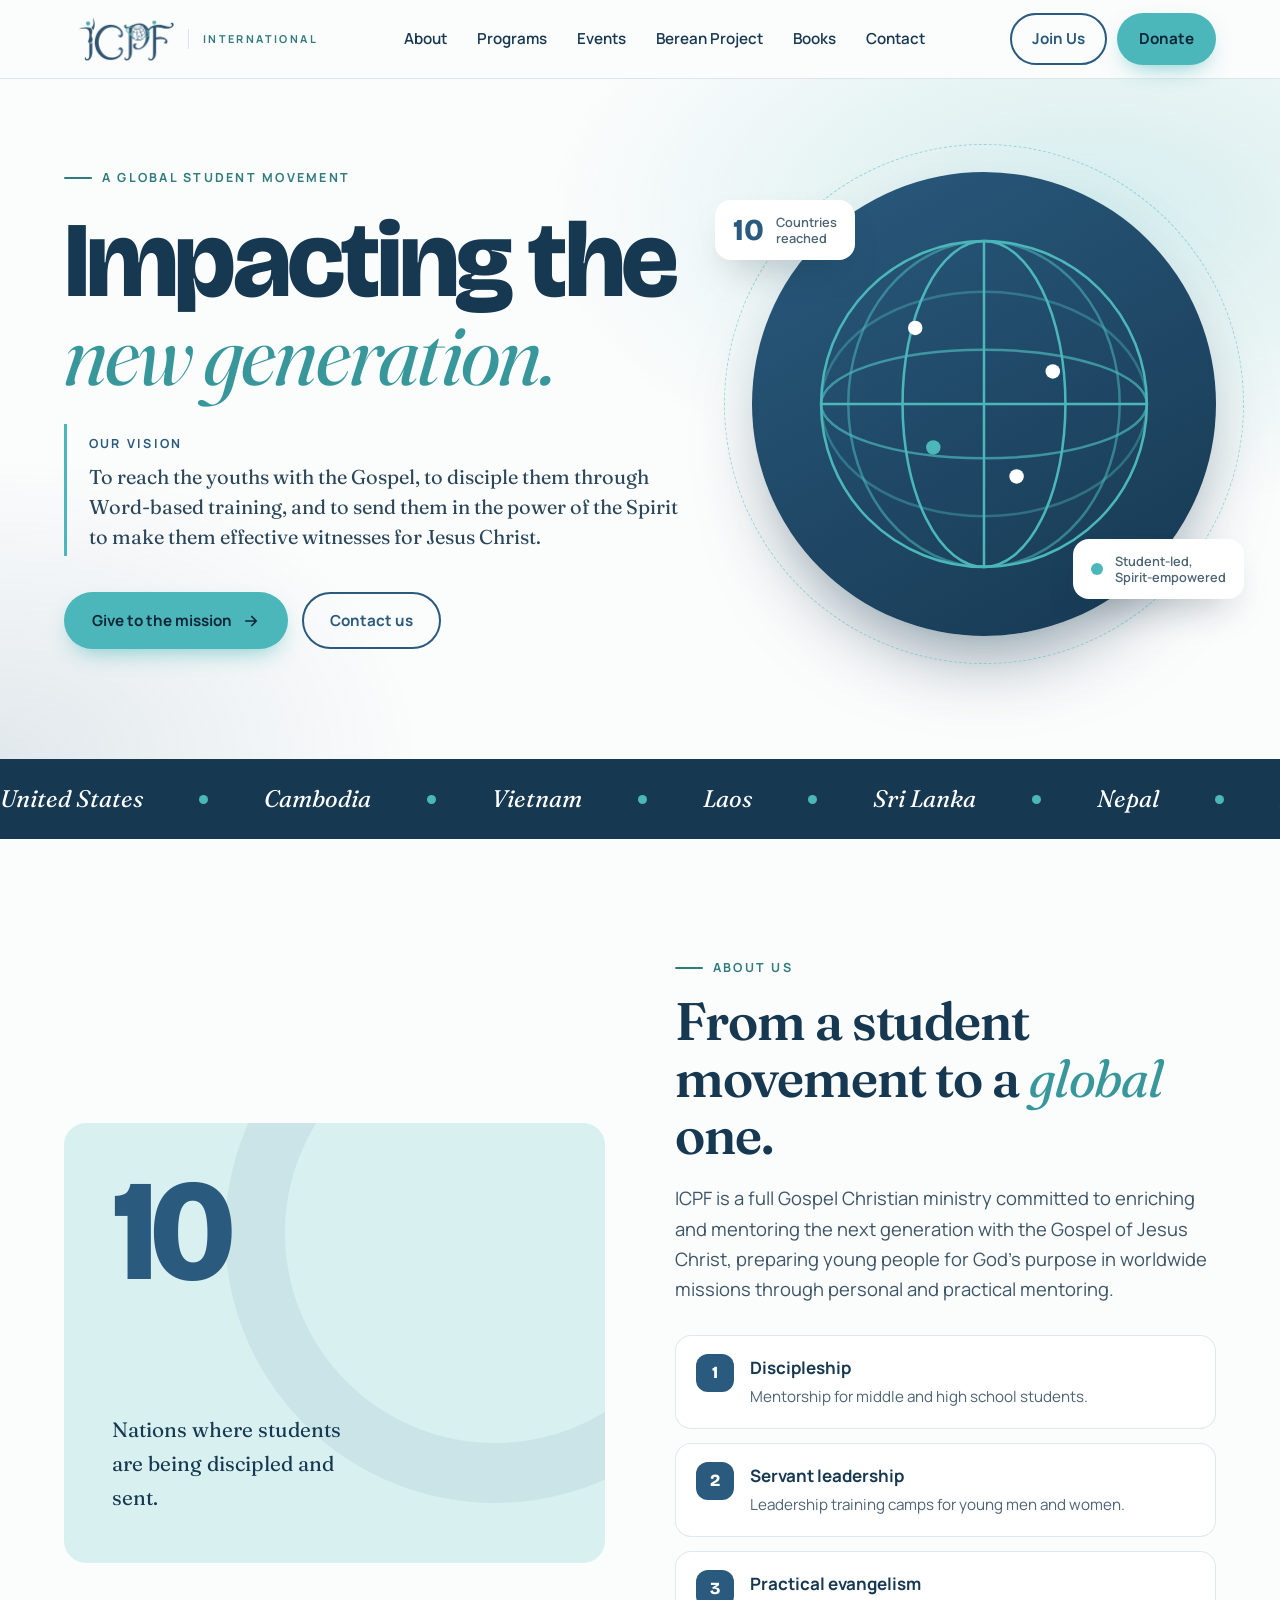
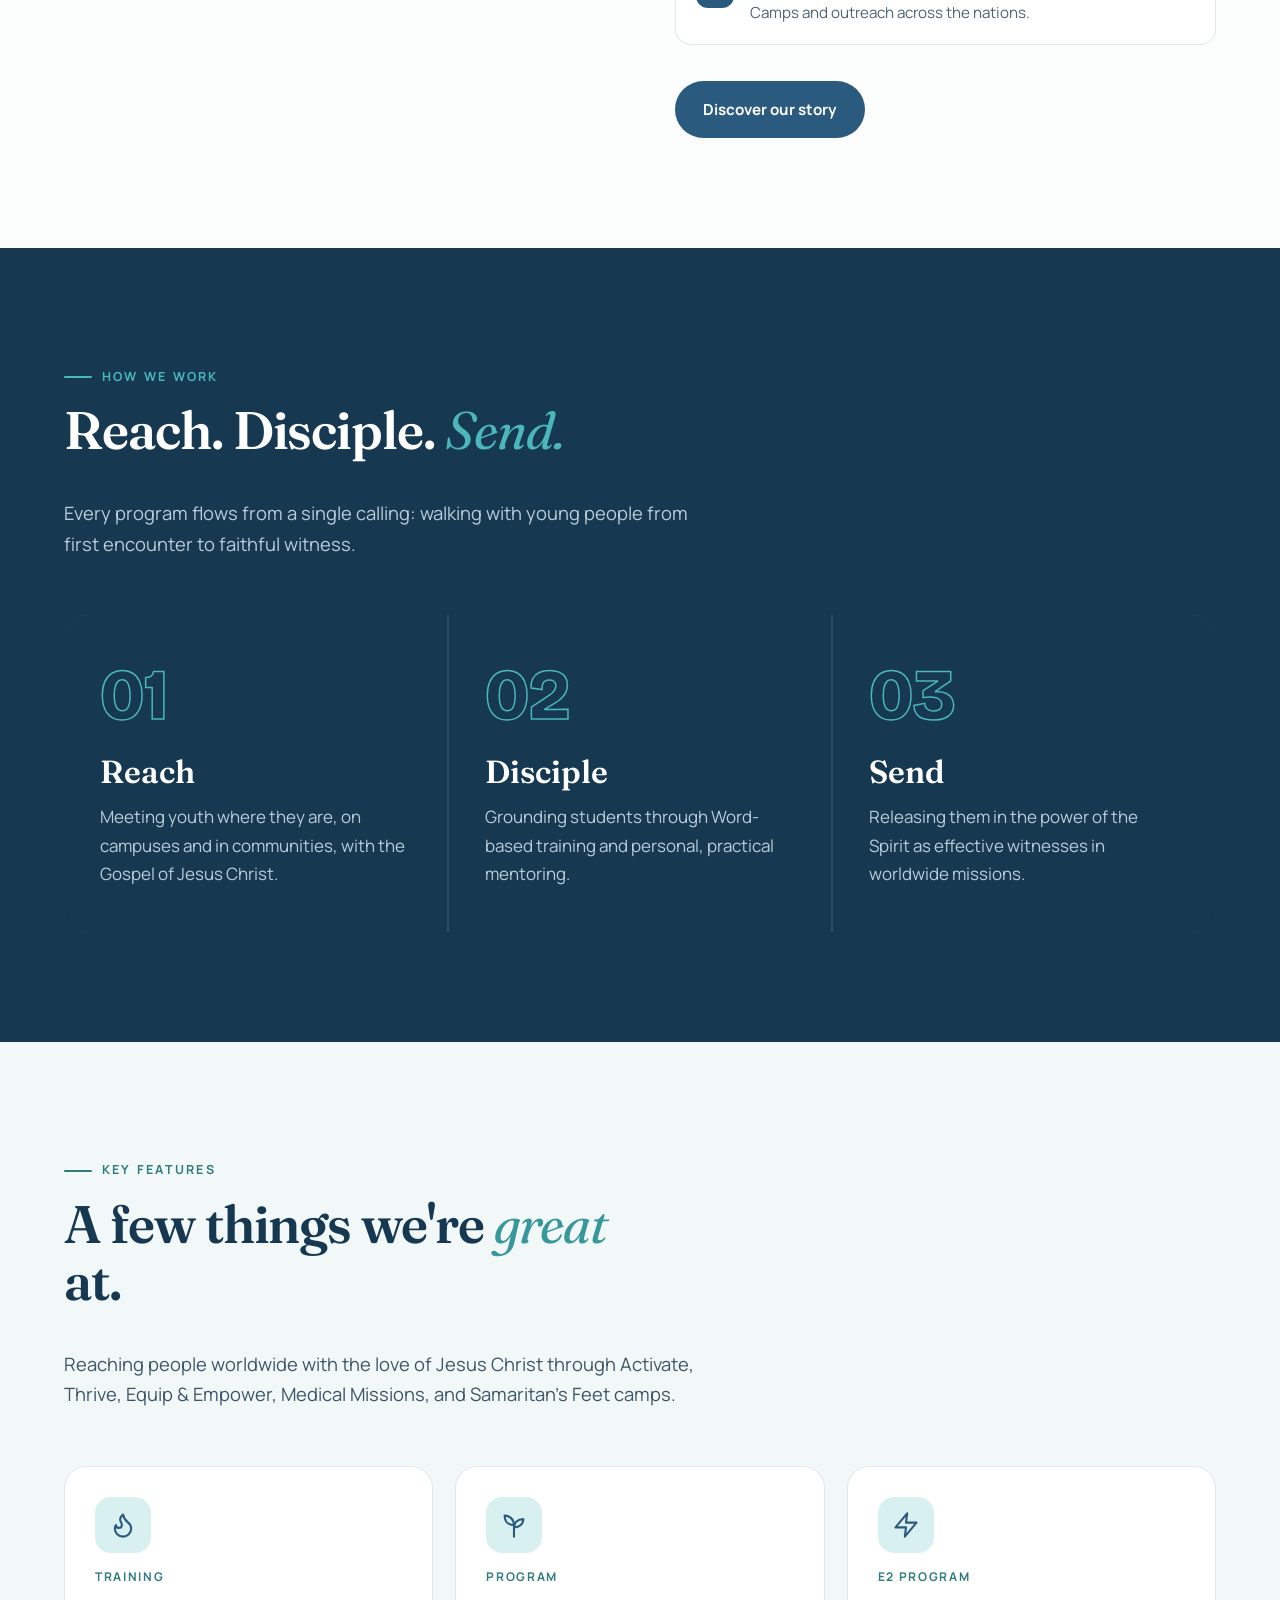
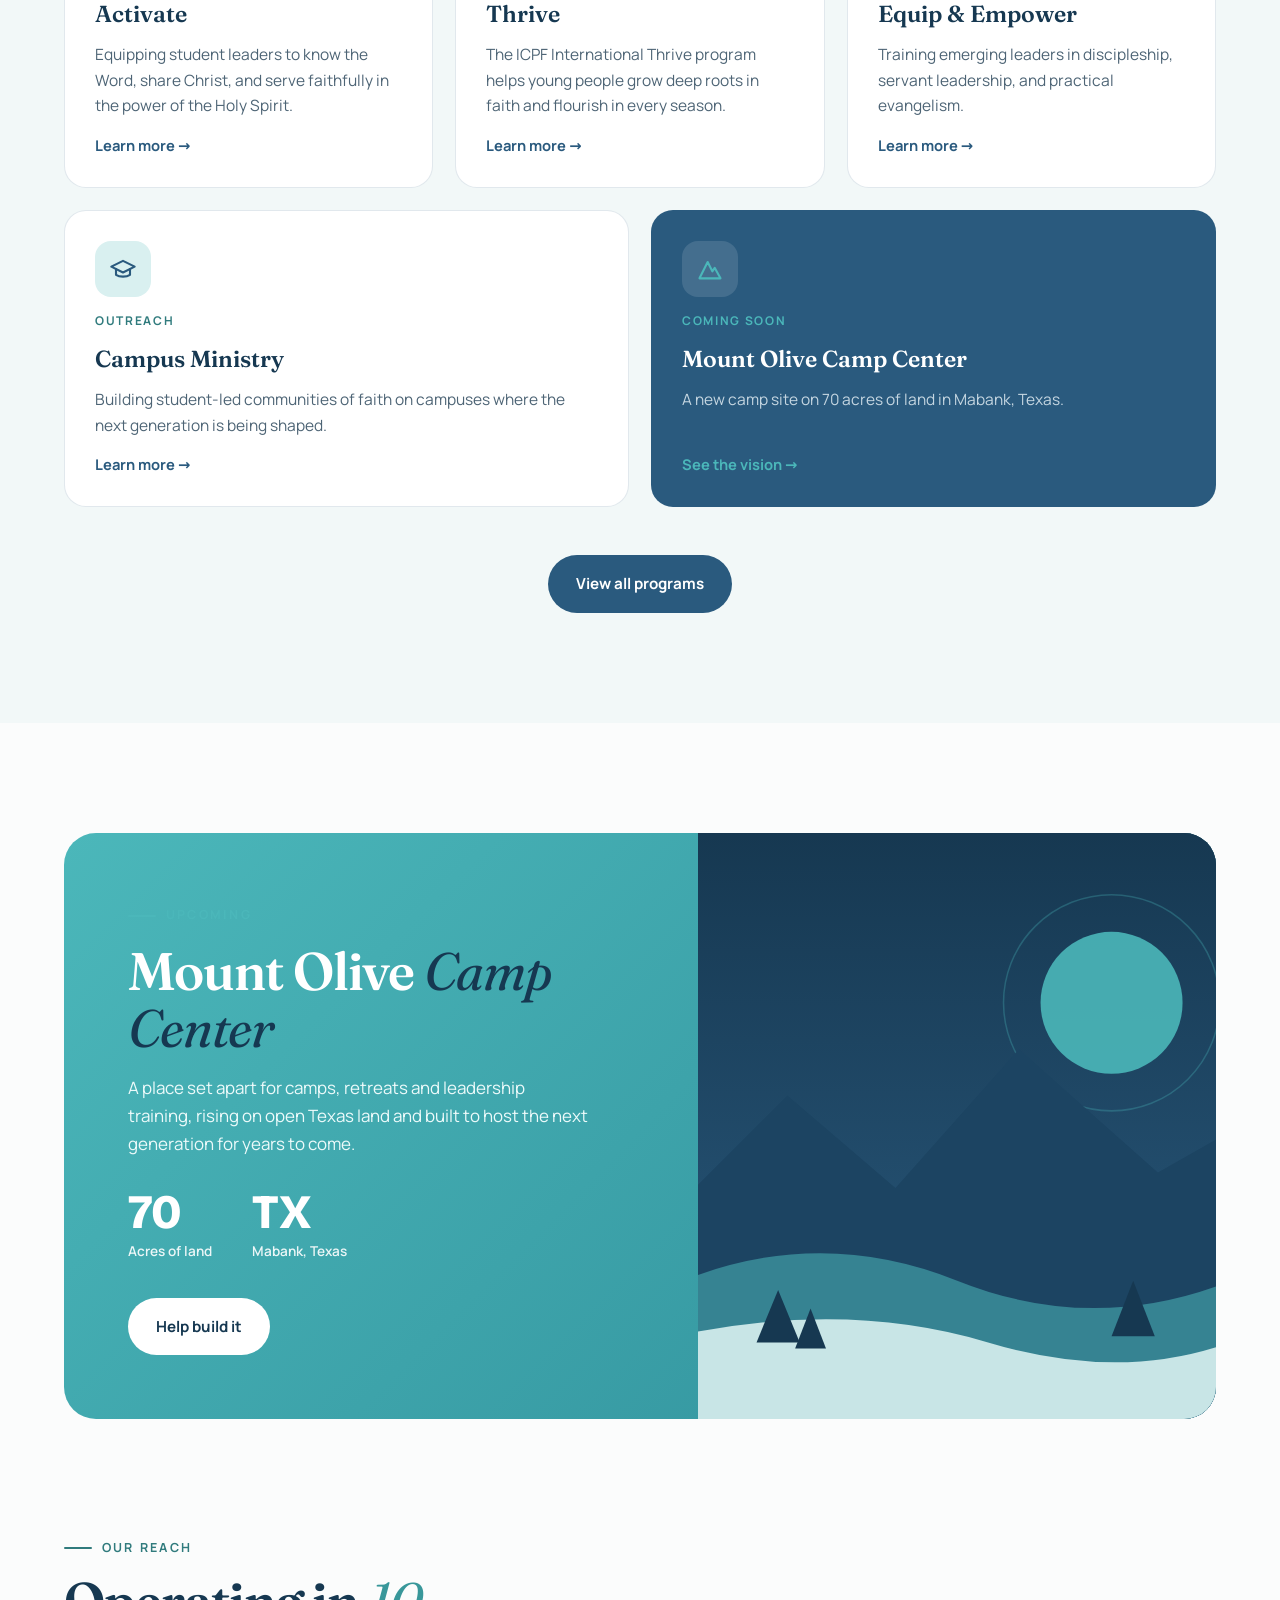
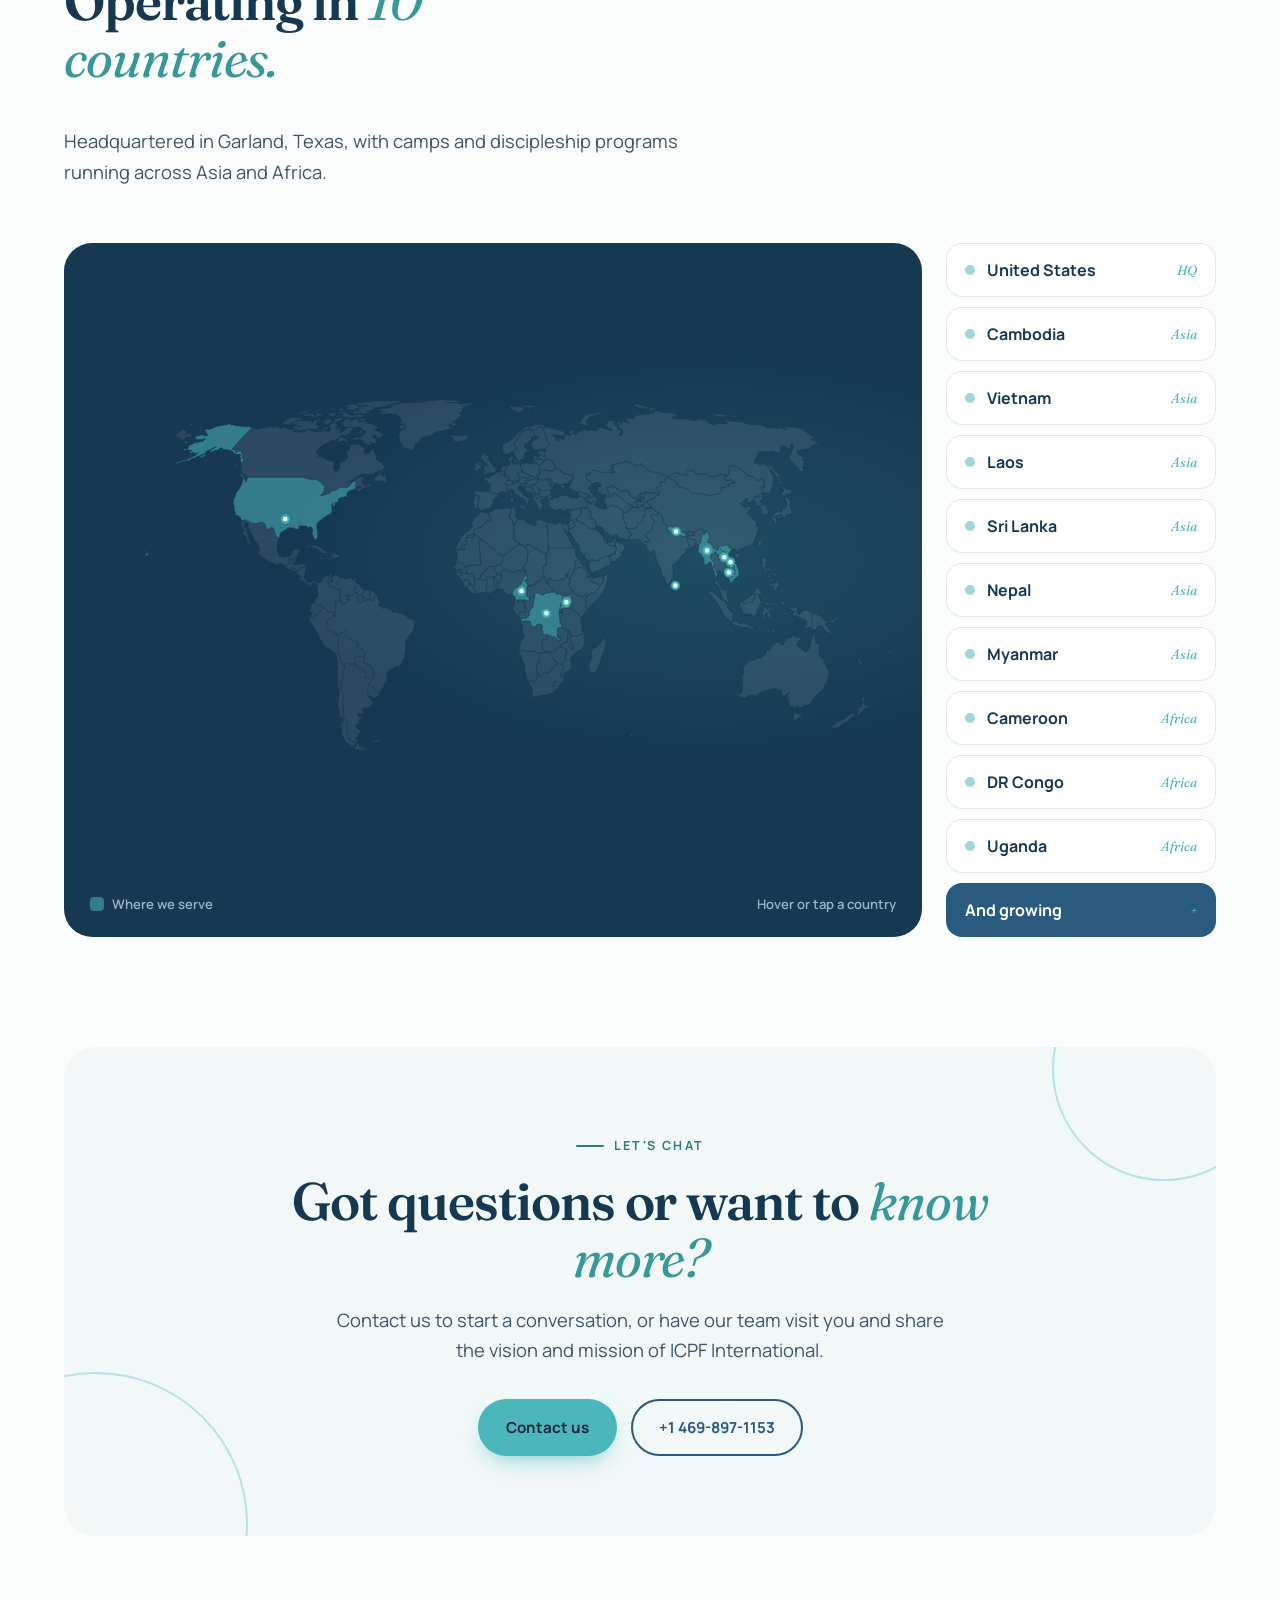
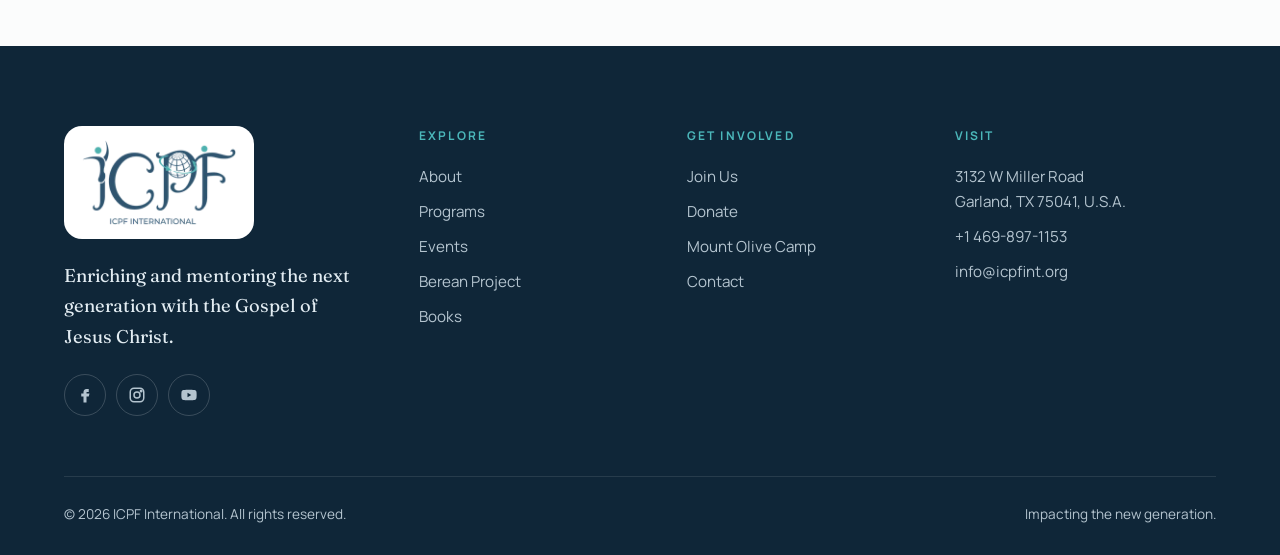
<file: index.html>
<!DOCTYPE html>
<html lang="en">
<head>
<meta charset="UTF-8">
<meta name="viewport" content="width=device-width, initial-scale=1">
<title>ICPF International | Impacting the New Generation</title>
<meta name="description" content="ICPF International reaches youth with the Gospel, disciples them through Word-based training, and sends them as witnesses for Jesus Christ in 10 countries.">
<link rel="canonical" href="https://icpfint.org/">
<meta property="og:type" content="website">
<meta property="og:site_name" content="ICPF International">
<meta property="og:locale" content="en_US">
<meta property="og:url" content="https://icpfint.org/">
<meta property="og:title" content="ICPF International | Impacting the New Generation">
<meta property="og:description" content="ICPF International reaches youth with the Gospel, disciples them through Word-based training, and sends them as witnesses for Jesus Christ in 10 countries.">
<meta property="og:image" content="https://icpfint.org/assets/images/share/index.jpg">
<meta property="og:image:secure_url" content="https://icpfint.org/assets/images/share/index.jpg">
<meta property="og:image:type" content="image/jpeg">
<meta property="og:image:width" content="1200">
<meta property="og:image:height" content="630">
<meta property="og:image:alt" content="ICPF International | Impacting the New Generation">
<meta name="twitter:card" content="summary_large_image">
<meta name="twitter:title" content="ICPF International | Impacting the New Generation">
<meta name="twitter:description" content="ICPF International reaches youth with the Gospel, disciples them through Word-based training, and sends them as witnesses for Jesus Christ in 10 countries.">
<meta name="twitter:image" content="https://icpfint.org/assets/images/share/index.jpg">
<meta name="twitter:image:alt" content="ICPF International | Impacting the New Generation">
<meta name="theme-color" content="#163851">
<link rel="icon" type="image/png" href="assets/images/favicon-192.png">
<link rel="apple-touch-icon" href="assets/images/favicon-192.png">
<script>document.documentElement.classList.add('js')</script>
<link rel="preload" href="assets/fonts/manrope-variable.woff2" as="font" type="font/woff2" crossorigin>
<link rel="preload" href="assets/fonts/fraunces-variable.woff2" as="font" type="font/woff2" crossorigin>
<link rel="preload" href="assets/fonts/bricolage-grotesque-variable.woff2" as="font" type="font/woff2" crossorigin>
<link rel="stylesheet" href="assets/css/styles.css">
</head>
<body>
<header>
  <div class="wrap nav">
    <a href="./" class="brand" aria-label="ICPF International home">
      <picture><source srcset="assets/images/logo-mark.webp" type="image/webp"><img src="assets/images/logo-mark.png" alt="ICPF" width="97" height="44"></picture>
      <span class="brand-sub">INTERNATIONAL</span>
    </a>
    <ul class="menu"><li><a href="about">About</a></li><li><a href="programs">Programs</a></li><li><a href="events">Events</a></li><li><a href="berean-project">Berean Project</a></li><li><a href="books">Books</a></li><li><a href="contact">Contact</a></li></ul>
    <div class="nav-cta">
      <a href="join-us" class="btn btn-ghost" style="color:var(--navy)">Join Us</a>
      <a href="donate" class="btn btn-primary">Donate</a>
      <button class="burger" aria-label="Open menu" aria-expanded="false" id="burger">
        <svg viewBox="0 0 24 24" fill="none" stroke="currentColor" stroke-width="2" stroke-linecap="round"><path d="M4 7h16M4 12h16M4 17h10"/></svg>
      </button>
    </div>
  </div>
  <nav class="mobile" id="mobile"><ul><li><a href="about">About</a></li><li><a href="programs">Programs</a></li><li><a href="events">Events</a></li><li><a href="berean-project">Berean Project</a></li><li><a href="books">Books</a></li><li><a href="contact">Contact</a></li><li><a href="join-us">Join Us</a></li><li><a href="donate">Donate</a></li></ul></nav>
</header>
<main id="top">

  <!-- HERO -->
  <section class="hero">
    <div class="wrap hero-grid">
      <div class="reveal">
        <span class="eyebrow">A global student movement</span>
        <h1>Impacting the <em>new generation.</em></h1>
        <div class="vision">
          <b>Our Vision</b>
          <p>To reach the youths with the Gospel, to disciple them through Word-based training, and to send them in the power of the Spirit to make them effective witnesses for Jesus Christ.</p>
        </div>
        <div class="hero-actions">
          <a href="donate" class="btn btn-primary">Give to the mission
            <svg viewBox="0 0 24 24" fill="none" stroke="currentColor" stroke-width="2.2" stroke-linecap="round" stroke-linejoin="round"><path d="M5 12h14M13 6l6 6-6 6"/></svg></a>
          <a href="contact" class="btn btn-ghost" style="color:var(--navy)">Contact us</a>
        </div>
      </div>
      <div class="reveal" style="position:relative">
        <div class="globe-card">
          <div class="orbit"></div>
          <svg class="globe" viewBox="0 0 200 200" fill="none" stroke="#4BB7BA" stroke-width="1.4">
            <circle cx="100" cy="100" r="90"/>
            <ellipse cx="100" cy="100" rx="45" ry="90"/>
            <ellipse cx="100" cy="100" rx="75" ry="90" opacity=".55"/>
            <line x1="100" y1="10" x2="100" y2="190"/>
            <ellipse cx="100" cy="100" rx="90" ry="30" opacity=".7"/>
            <ellipse cx="100" cy="100" rx="90" ry="62" opacity=".4"/>
            <line x1="10" y1="100" x2="190" y2="100"/>
            <circle cx="62" cy="58" r="4" fill="#fff" stroke="none"/>
            <circle cx="138" cy="82" r="4" fill="#fff" stroke="none"/>
            <circle cx="118" cy="140" r="4" fill="#fff" stroke="none"/>
            <circle cx="72" cy="124" r="4" fill="#4BB7BA" stroke="none"/>
          </svg>
        </div>
        <div class="chip c1"><span class="num">10</span><span class="lbl">Countries<br>reached</span></div>
        <div class="chip c2"><span class="dot"></span><span class="lbl">Student-led,<br>Spirit-empowered</span></div>
      </div>
    </div>
  </section>

  <!-- MARQUEE -->
  <div class="marquee" aria-hidden="true">
    <div class="track">
      <span>United States</span><span>Cambodia</span><span>Vietnam</span><span>Laos</span><span>Sri Lanka</span><span>Nepal</span><span>Myanmar</span><span>Cameroon</span><span>DR Congo</span><span>Uganda</span>
      <span>United States</span><span>Cambodia</span><span>Vietnam</span><span>Laos</span><span>Sri Lanka</span><span>Nepal</span><span>Myanmar</span><span>Cameroon</span><span>DR Congo</span><span>Uganda</span>
      <span>United States</span><span>Cambodia</span><span>Vietnam</span><span>Laos</span><span>Sri Lanka</span><span>Nepal</span><span>Myanmar</span><span>Cameroon</span><span>DR Congo</span><span>Uganda</span>
      <span>United States</span><span>Cambodia</span><span>Vietnam</span><span>Laos</span><span>Sri Lanka</span><span>Nepal</span><span>Myanmar</span><span>Cameroon</span><span>DR Congo</span><span>Uganda</span>
    </div>
  </div>

  <!-- ABOUT -->
  <section id="about">
    <div class="wrap about-grid">
      <div class="about-visual reveal">
        <div class="big">10</div>
        <p>Nations where students are being discipled and sent.</p>
      </div>
      <div class="reveal">
        <span class="eyebrow">About us</span>
        <h2 style="margin:14px 0 20px">From a student movement to a <em>global</em> one.</h2>
        <p class="lead">ICPF is a full Gospel Christian ministry committed to enriching and mentoring the next generation with the Gospel of Jesus Christ, preparing young people for God's purpose in worldwide missions through personal and practical mentoring.</p>
        <div class="pillars">
          <div class="pillar"><i>1</i><div><b>Discipleship</b><span>Mentorship for middle and high school students.</span></div></div>
          <div class="pillar"><i>2</i><div><b>Servant leadership</b><span>Leadership training camps for young men and women.</span></div></div>
          <div class="pillar"><i>3</i><div><b>Practical evangelism</b><span>Camps and outreach across the nations.</span></div></div>
        </div>
        <a href="about" class="btn btn-dark">Discover our story</a>
      </div>
    </div>
  </section>

  <!-- PATH -->
  <section class="path">
    <div class="wrap">
      <div class="head reveal">
        <div>
          <span class="eyebrow">How we work</span>
          <h2>Reach. Disciple. <em>Send.</em></h2>
        </div>
        <p class="lead">Every program flows from a single calling: walking with young people from first encounter to faithful witness.</p>
      </div>
      <div class="steps reveal">
        <div class="step"><div class="n">01</div><h3>Reach</h3><p>Meeting youth where they are, on campuses and in communities, with the Gospel of Jesus Christ.</p></div>
        <div class="step"><div class="n">02</div><h3>Disciple</h3><p>Grounding students through Word-based training and personal, practical mentoring.</p></div>
        <div class="step"><div class="n">03</div><h3>Send</h3><p>Releasing them in the power of the Spirit as effective witnesses in worldwide missions.</p></div>
      </div>
    </div>
  </section>

  <!-- PROGRAMS -->
  <section class="programs" id="programs">
    <div class="wrap">
      <div class="head reveal">
        <div>
          <span class="eyebrow">Key features</span>
          <h2>A few things we're <em>great</em> at.</h2>
        </div>
        <p class="lead">Reaching people worldwide with the love of Jesus Christ through Activate, Thrive, Equip &amp; Empower, Medical Missions, and Samaritan's Feet camps.</p>
      </div>
      <div class="cards">
        <article class="card reveal">
          <div class="icon"><svg viewBox="0 0 24 24" fill="none" stroke="currentColor" stroke-width="1.8" stroke-linecap="round" stroke-linejoin="round"><path d="M8.5 14.5A2.5 2.5 0 0 0 11 12c0-1.38-.5-2-1-3-1.07-2.14-.22-4.05 2-6 .5 2.5 2 4.9 4 6.5 2 1.6 3 3.5 3 5.5a7 7 0 1 1-14 0c0-1.15.43-2.29 1-3a2.5 2.5 0 0 0 2.5 2.5z"/></svg></div>
          <span class="tag">Training</span>
          <h3>Activate</h3>
          <p>Equipping student leaders to know the Word, share Christ, and serve faithfully in the power of the Holy Spirit.</p>
          <a href="programs#activate" class="more">Learn more &rarr;</a>
        </article>
        <article class="card reveal">
          <div class="icon"><svg viewBox="0 0 24 24" fill="none" stroke="currentColor" stroke-width="1.8" stroke-linecap="round" stroke-linejoin="round"><path d="M12 22V12"/><path d="M12 12C12 7 8 4 4 4c0 5 3 8 8 8z"/><path d="M12 14c0-4 3-7 8-7 0 4-3 7-8 7z"/></svg></div>
          <span class="tag">Program</span>
          <h3>Thrive</h3>
          <p>The ICPF International Thrive program helps young people grow deep roots in faith and flourish in every season.</p>
          <a href="programs#thrive" class="more">Learn more &rarr;</a>
        </article>
        <article class="card reveal">
          <div class="icon"><svg viewBox="0 0 24 24" fill="none" stroke="currentColor" stroke-width="1.8" stroke-linecap="round" stroke-linejoin="round"><path d="M13 2 3 14h9l-1 8 10-12h-9l1-8z"/></svg></div>
          <span class="tag">E2 Program</span>
          <h3>Equip &amp; Empower</h3>
          <p>Training emerging leaders in discipleship, servant leadership, and practical evangelism.</p>
          <a href="programs#equip-empower" class="more">Learn more &rarr;</a>
        </article>
        <article class="card reveal">
          <div class="icon"><svg viewBox="0 0 24 24" fill="none" stroke="currentColor" stroke-width="1.8" stroke-linecap="round" stroke-linejoin="round"><path d="M22 10 12 5 2 10l10 5 10-5z"/><path d="M6 12v5c3 2 9 2 12 0v-5"/></svg></div>
          <span class="tag">Outreach</span>
          <h3>Campus Ministry</h3>
          <p>Building student-led communities of faith on campuses where the next generation is being shaped.</p>
          <a href="programs#campus-ministry" class="more">Learn more &rarr;</a>
        </article>
        <article class="card feature reveal">
          <div class="icon"><svg viewBox="0 0 24 24" fill="none" stroke="currentColor" stroke-width="1.8" stroke-linecap="round" stroke-linejoin="round"><path d="m3 20 7-14 4 8 2-3 5 9H3z"/></svg></div>
          <span class="tag">Coming soon</span>
          <h3>Mount Olive Camp Center</h3>
          <p>A new camp site on 70 acres of land in Mabank, Texas.</p>
          <a href="programs#mount-olive" class="more">See the vision &rarr;</a>
        </article>
      </div>
      <div style="text-align:center;margin-top:48px" class="reveal"><a href="programs" class="btn btn-dark">View all programs</a></div>
    </div>
  </section>

  <!-- CAMP -->
  <section id="camp">
    <div class="wrap">
      <div class="camp-box reveal">
        <div class="camp-text">
          <span class="eyebrow">Upcoming</span>
          <h2>Mount Olive <em>Camp Center</em></h2>
          <p>A place set apart for camps, retreats and leadership training, rising on open Texas land and built to host the next generation for years to come.</p>
          <div class="camp-facts">
            <div><b>70</b><span>Acres of land</span></div>
            <div><b>TX</b><span>Mabank, Texas</span></div>
          </div>
          <a href="donate" class="btn" style="background:#fff;color:var(--navy-deep)">Help build it</a>
        </div>
        <div class="camp-art" aria-hidden="true">
          <svg viewBox="0 0 400 380" preserveAspectRatio="xMidYMid slice">
            <defs><linearGradient id="sky" x1="0" y1="0" x2="0" y2="1"><stop offset="0" stop-color="#163851"/><stop offset="1" stop-color="#2A5A7E"/></linearGradient></defs>
            <rect width="400" height="380" fill="url(#sky)"/>
            <circle cx="300" cy="110" r="46" fill="#4BB7BA" opacity=".9"/>
            <circle cx="300" cy="110" r="70" fill="none" stroke="#4BB7BA" opacity=".3"/>
            <path d="M0 260 L90 170 L160 230 L240 140 L330 220 L400 180 V380 H0z" fill="#1c4462"/>
            <path d="M0 300 Q100 250 200 290 T400 280 V380 H0z" fill="#4BB7BA" opacity=".55"/>
            <path d="M0 330 Q120 300 220 330 T400 320 V380 H0z" fill="#D9F0F0" opacity=".9"/>
            <g fill="#163851"><path d="M70 330 l14-34 14 34z"/><path d="M95 334 l10-26 10 26z"/><path d="M300 326 l14-36 14 36z"/></g>
          </svg>
        </div>
      </div>
    </div>
  </section>

  <!-- REACH -->
  <section style="padding-top:0">
    <div class="wrap">
      <div class="head reveal">
        <div>
          <span class="eyebrow">Our reach</span>
          <h2>Operating in <em>10 countries.</em></h2>
        </div>
        <p class="lead">Headquartered in Garland, Texas, with camps and discipleship programs running across Asia and Africa.</p>
      </div>
      <div class="map-wrap reveal">
        <div class="map-card" id="map-card"><svg class="world" viewBox="0 0 1000 500" role="img" aria-label="World map highlighting the countries where ICPF International operates"><path class="c" d="M993.7,344.5L994.5,344L995.2,344.9L994.3,346.6L992.5,347.1L991,346.7L991.1,345.2L992.5,344.1ZM999.6,341.4L997.7,342.2L995.7,342.9L995.7,341.7L997.2,341L998.1,340.9L1000,339.8L1000,339.8L999.6,341.4ZM0,339.8L0,339.8L0,339.8L0.5,339.7L0.6,341.3L0.4,341.4L0.4,341.4L0,339.8Z"/><path class="c" d="M595.3,290.6L595.8,291L605.9,297.6L606.1,299.5L610.1,302.7L608.7,306.7L608.9,308.6L610.6,309.8L610.7,310.6L609.9,312.6L610,313.6L609.8,315.1L610.7,317.2L611.8,320.4L612.8,321.1L610.5,323L607.4,324.2L605.7,324.2L604.7,325.2L602.8,325.3L602,325.7L598.7,324.7L596.6,325L595.9,320.6L595,319.1L594.5,318.2L591.7,317.6L590.2,316.6L588.4,316L587.3,315.5L586.1,314.7L584.7,310.6L583.1,308.7L582.6,306.8L582.9,305.2L582.4,302.2L583.6,302L584.6,300.8L585.7,299.1L586.4,298.4L586.4,297.4L585.8,296.7L585.6,295.4L586.5,295L586.6,293L585.5,291.2L586.5,290.8L589.6,290.9Z"/><path class="c" d="M476.5,197.3L476.5,197.5L476.4,198.2L476.3,203.1L467.4,202.9L467.3,211.3L464.7,211.6L464,213.3L464.4,218L453.6,218L453,219.1L453.2,217.7L453.2,217.7L459.4,217.5L459.8,216.3L460.9,214.8L462,210.3L465.9,206.8L467.3,202.6L468.1,202.4L469.1,199.8L471.4,199.5L472.3,199.9L473.6,199.9L474.5,199.2L476.1,199.1L476.1,197.3Z"/><path class="c" d="M195.6,128L195.3,128L192.3,124.9L191.3,123.6L187.6,122.3L188,119.5L189.5,117.6L187.2,116.3L188.4,113.8L187,111.5L188.1,110L190.4,108.5L191.7,106.5L189,104.6L189.1,101.2L189.3,99L188.2,97.7L187.6,96.4L187.6,94.9L184.5,95.9L180.9,97.5L180.4,95.6L179.9,94.3L178.3,93.4L176.1,93.4L190.7,76.8L200.8,66.5L204.1,67.2L206.2,68.5L208.1,68.7L211.1,67.6L214.5,66.7L217.3,67.1L221.7,65.9L225.8,65.2L226.2,66.3L228.3,65.7L230,64.4L231.2,64.7L232.5,67.1L237,65.3L235.5,67.4L238.5,66.9L240,66.1L242.4,66.3L244.7,67.4L248.8,68.4L251.4,68.9L253.6,68.7L255.4,70.1L251.3,71.5L254.7,72.1L260.8,71.8L263,71.3L264,73L267.4,71.5L266.1,70.4L268.2,69.4L270.9,69.3L272.8,69L274.1,69.7L275.1,71.2L277.7,71L280.6,72.2L284.3,71.8L287.4,71.8L288.3,70.1L290.6,69.6L293.3,70.6L291.5,73.2L294.3,71L296,71.1L298.8,68.3L297.7,66.6L296,65.5L298.2,62.5L302.1,60.5L304.5,60.9L305.8,62.1L306.6,65.2L303.9,66.5L307.5,67.1L305.7,69.9L309.9,67.7L311.3,69.5L309.4,71.6L310.4,73.5L313.8,71.4L316.8,69L318.8,66L321.7,66.2L324.6,66.6L326.6,68L326,69.4L323.5,70.9L324.2,72.3L323.2,73.7L317.8,75.7L314.5,76.1L312.8,75.3L311.3,76.7L307.8,79.1L306.5,80.3L302.8,82.3L299.5,82.5L297,83.7L295.8,85.6L293,85.9L288.9,88.3L284.5,91.6L282.3,93.9L280.3,97.4L283.4,97.9L283,100.7L282.9,103L286.5,102.4L290.2,103.7L292,104.9L293,106.3L295.6,107.1L297.5,108.4L301.4,108.6L303.8,108.9L302.3,111.6L301.8,114.7L302.1,118.1L304.6,121.1L306.8,120.1L309.4,116.9L310.1,112L309.1,110.4L313.5,108.9L317.1,106.8L319.2,104.7L319.9,102.6L319.4,100.1L317.6,97.8L321.7,94.7L322,92L323.4,87.4L325.3,86.8L328.8,87.6L331,87.8L333.2,87.1L334.9,88.1L336.9,89.8L337.1,90.9L341.1,91.1L340,93.6L339.2,97.4L341.2,97.8L342.2,99.6L346.2,97.9L349.6,94.6L351.7,93.3L352.5,95.9L354.1,99.7L355.5,103.4L353.9,105.3L356.5,107L358,108.7L361.6,109.5L362.8,110.5L363,113.1L364.8,113.5L365.4,114.7L364.6,118.2L362.5,119.3L360.5,120.4L356.1,121.5L352.3,124.1L348,124.6L342.9,124L339.3,124L336.7,124.2L333.9,126.4L330.3,127.8L325.4,132L321.6,135L323.9,134.4L329.2,130.3L335.2,127.6L339,127.3L340.7,128.9L337.8,131L337.6,134.4L337.8,136.8L340.6,138.4L344.9,138L348.4,134.4L347.9,136.7L349.3,137.8L345.6,139.9L339.5,141.9L336.7,143.2L333.2,145.5L331.4,145.2L332,142.5L337.1,139.9L333,140L330.1,140.4L328.9,138.5L330.2,134.2L329.3,133.3L327.5,133.8L326.9,133L324.3,135.4L322.8,137.9L321.5,139.3L320.3,139.8L319.4,140L318.9,140.8L314.2,140.8L310.4,140.8L309.1,141.4L305.7,143.7L305.3,143.9L304.1,145.2L301.8,145.2L299.2,145.2L297.9,145.7L298.2,146.4L298.1,147.3L297.9,147.7L294.1,149.3L291.3,149.8L287.8,151.5L287.1,151.5L286.4,151L286.3,150.5L286.4,150.2L287.4,149.1L289.1,147.3L290.5,145.4L290.9,142.6L291.3,139.7L289.2,138.2L289.7,137.6L289.5,137.2L288.8,137.2L288.4,136.7L288.6,136L288,136.3L287.3,136.2L287.6,135.9L287.1,135.6L287.2,134.7L285.6,133.7L284,132.6L282,131.4L280.1,130.3L277.5,131.2L276.7,131.2L274,130.4L271.8,130.8L269.8,129.8L267.5,129.3L265.8,129.1L265.3,128.6L265.6,126.8L264.7,126.8L264.2,128L259.1,128L250.6,128L242.2,128L234.7,128L227.3,128L220,128L212.4,128L210,128L202.6,128ZM310.3,87L312.7,85.7L315.7,85.7L315.4,86.3L311.9,87.9L310.4,87.8ZM335.6,58.1L334.2,56.7L334.9,55.8L336,55.6L340.5,55.9L343.2,57.4L342.9,58.1L340.8,58L338.6,58L336.1,58.3ZM318.1,88.1L319.4,87.2L320.3,87.3L320.5,87.9L318.9,89.4L318,89.2L317.8,88.3ZM311.3,52.5L309.5,53.5L306.7,53.3L304.8,52.6L306.8,51.4L310.2,50.7L311.2,51.6ZM316.1,46.1L315.1,46.1L311.6,46L311.7,45.3L315.6,45.3L316.5,45.8ZM313.1,43L314.7,43.9L313.3,44.7L310,45.2L308.9,44.7L309,43.8L309.8,42.8L312.2,42.9ZM321.2,54L318.2,53.7L313.4,52.8L313.8,51.4L314.6,50.1L313.5,49L309.6,48.7L308,48L309.6,46.9L313.5,47.1L315,47.9L318.9,47.9L320,48.7L318.8,49.7L320.6,50.2L321.5,50.8L324.1,50.9L326.8,51.2L330.4,50.6L334.6,50.4L337.8,50.6L339.3,51.5L339,52.6L337.3,53.3L333.9,53.8L331.5,53.5L325.4,53.9ZM283.5,44.5L285.9,44.9L284.5,45.6L280.1,46.3L278,45.5L280.4,44.8ZM285.8,42.9L287.8,43.4L284.9,43.9L281.7,43.9L282.1,43.6L284.9,42.8ZM364.1,120.8L362.3,122.7L359.9,125.5L361.8,124.4L363.3,125.1L362.1,126.2L364.1,127.1L365.5,126.3L367.7,127.3L366.3,129.6L368.2,129L368.1,130.7L368.5,132.7L366.8,135.5L365.6,135.6L364.1,135L365.2,132.4L364.6,132L361.1,134.8L359.6,134.7L361.7,133.2L359.5,132.4L356.8,132.6L352,132.5L351.8,131.5L353.7,130.4L352.8,129.6L355.4,127.7L359.3,122.6L361.3,120.9L363.7,119.8L364.8,119.9ZM314.6,79.4L316.5,80.4L318.6,81.3L318.1,82.6L319.8,82.4L320.9,83.4L318.5,84.3L315.3,83.6L314.8,82.3L311.7,83.8L307.7,85.3L307.9,83.6L304.7,83.9L307.4,82.5L309,80.2L311.2,77.6L312.7,77.8L312.4,79.1L313.7,78.6ZM337,59.3L339.6,58.3L343.3,59.6L345.5,60.9L345.1,62.1L349.3,61.5L350.6,63.2L355.1,64.3L356.4,65.4L357.2,67.9L352.6,69.2L356.9,71L360,71.7L362,74.2L365.3,74.4L363.8,76.4L358.6,79.7L356.4,78.5L354.1,75.8L351.2,76.1L350.1,77.7L351.7,79.4L354.2,80.7L354.8,81.5L355,84.3L353.4,86.4L350.9,85.6L346.2,83.3L348.4,85.8L350,87.6L349.9,88.6L344.3,87.4L340.2,85.7L338.1,84.3L339.2,83.5L336.6,82L334,80.6L333.6,81.4L327,81.9L325.6,80.9L328.1,78.8L332.3,78.8L337,78.4L336.8,77.4L338.2,76L342.4,73.2L342.4,72L342.1,71L339.5,69.7L335.6,68.7L337.4,68L336.1,66.3L334.3,66.2L333.1,65.2L331.5,66.1L327.5,66.4L320.1,65.8L316.2,65L313,64.6L311.9,63.6L314.9,62.4L311.9,62.4L313.1,59.7L316.3,57.3L319.2,56.2L324.9,55.5L322.3,57.2L322.8,58.9L326.1,56.7L332,55.6L333.8,58.4L332.4,60.1ZM307.9,54.6L312,54.7L315.5,55.4L310.7,57.7L307.9,58.2L304.3,60.2L302,60.1L302.4,57.8L303.4,56.5L305.3,55.4ZM255.4,49.6L260.8,47.7L266.5,46.1L269.5,46.1L272.6,45.7L270.3,47.6L267.9,48.5L265.9,48.6L261.1,49.7L257.5,50.1ZM181.2,112.3L183.7,112.1L180.6,115.6L181.1,118.1L180.1,118.1L179.6,116.6L179.7,115.2L179.1,114.2L179.6,112.9L180.4,111.9ZM297.6,41.8L301,42.1L305.4,43L305.7,44.1L305.5,45.1L302.6,44.8L300.2,44L295.9,44L298.5,43.2L296.8,42.7ZM193.1,129.6L191.6,130L188.3,128.6L188.2,127.5L186.6,126.4L186.7,125.5L184.5,124.9L184.6,123.2L185.2,122.5L187.4,123.2L188.6,123.6L190.7,124L190.9,125.1L191.3,126.5L193,127.8ZM253.7,53.8L256.1,54.4L261.1,54.5L262.4,55.3L263.6,56.4L260.4,57L253.6,58.9L249.4,60.8L248.3,61.9L241.7,63.2L241.6,62.1L238.1,60.6L240.1,59.5L243.4,57.6L246.8,55.8L246.4,54.2ZM284.7,50.2L286.9,49.8L288.8,49.9L288.1,51.2L285.8,52.4L278.6,52.8L272.5,53.9L269.3,54L269.9,53.1L275.1,52L265.7,52.3L263.4,51.8L268.6,49.3L271.1,48.6L275.9,49.5L278,51L281.3,51.2L280.7,48.8L283.4,47.9L285.2,48.1L284.7,49.3ZM281.1,57.4L282.5,58.5L281.8,61.1L280.9,63L283.4,64.3L286.3,65.6L285.2,66.8L281.6,67.1L282.2,68.1L280.7,69.1L277.1,68.7L274,68L271.4,68.1L266.7,69.1L260.9,69.5L256.9,69.7L256.8,68.4L254.5,67.7L252.4,68L251.5,65.8L253.2,65.5L256.8,65.1L259.7,65.2L262.9,64.7L259.3,64.1L254.6,64.3L251.7,64.2L251.4,63.2L257.2,62.1L254,62.2L251,61.5L254.5,59.5L256.9,58.4L263.8,56.8L265.5,57.3L263.4,58.5L268.6,57.7L270.4,59.1L273.8,57.7L275,58.6L274.5,61.2L276.5,60.1L277.3,57.4L279.4,57ZM292.8,58.4L291.9,56.7L295.3,55.4L297.3,56L301.3,55.6L301.2,56.4L298.3,57.6L300.6,58.8L298.5,61.2L294.3,62.2L292.4,62L291.8,61L288.2,58.9L288.9,58.1ZM282.1,56L284.9,55.9L286,56.5L282.8,58.3L281.1,56.4ZM305.2,48L305.7,49.2L304.7,50.5L302.2,52.4L298.7,52.7L296.8,52.3L298.1,50.8L294.7,51L296.3,49L298.3,49.1L302.1,48.2L304.7,48.4ZM318.9,38.8L320.9,38.1L323,38L322.8,37.4L327.2,37.3L328.4,38.5L331.1,39L333.7,39.4L333.8,40.9L335.4,41.7L332.2,42.4L327.1,44.2L323.5,44.4L319.7,44L318.5,43.1L319.4,42.2L321.5,41.6L318,41.6L316.6,40.8L316.5,39.8ZM330.3,36L333.6,35.6L335.8,35.5L339.8,35.2L343.4,34.4L345.6,34.5L346.9,35.1L349.6,34L352.3,33.7L355.9,33.4L361.5,33.4L362.2,33.6L367.9,33.2L371.6,33.4L375.5,33.5L380.2,33.6L383.8,33.9L386.7,34.4L386.1,35L380.9,35.9L376,36.3L374,36.8L378,36.8L372.5,38.1L369,38.8L364.3,40.6L360.1,41L358.5,41.5L352.5,41.7L354.9,42L353.3,42.4L354,43.6L351.5,44.4L348,45.1L346.4,46.1L343.1,46.8L343,47.4L346.4,47.3L346,47.9L339.7,49.4L335,48.7L328.9,49.1L326.2,48.8L322.5,48.7L323.2,47.5L327.3,46.9L327.8,45.1L329.1,45L333.5,46L332.1,44.4L329.3,44L331.7,43.1L335.6,42.5L336.8,41.7L334.9,40.8L335.2,39.6L340.3,39.7L341.6,39.9L345.3,39.1L341.3,38.8L334.6,39L332,38.2L331.4,37.3L329.9,36.7ZM337.1,72.8L335.2,73.6L332.7,73.7L332.9,72.4L334.7,70.8L336.8,70.4L338.1,71.2L337.5,72.4ZM295.3,67.1L295.9,68.2L293.9,69.1L291.6,68.3L289.6,68.6L287.6,67.3L290.1,66.5L292.4,65.3L294.1,66.1L295,66.6ZM340.9,125.3L341.9,125L344.9,125.8L347,127.1L346.9,127.7L345.7,127.8L342.8,126.8ZM339.6,134.3L340.1,135.8L341.8,136.3L344.1,136.2L342.5,137.5L341.6,137.7L338.7,136.3L338.4,135.3Z"/><path class="c" d="M716.2,127.4L715.1,129.5L713.2,129.8L714.3,133L713.4,134.4L708.1,133.3L708.3,139.1L707.2,139.8L702.6,141.1L706.7,146.6L705.2,147.5L705.9,149.3L704.2,148.9L702.6,147.7L698.7,147.4L694.4,147.3L693.6,147.6L689.6,146.3L688.3,146.9L688.4,148.8L683.9,147.7L682.3,148.2L682.2,149.6L680.8,150.2L678,152.5L677.5,154.8L676.5,154.8L675.4,153.3L672.1,153.2L670.9,150.5L669.7,150.5L669.1,147.2L665.4,144.9L661.1,145.1L658.2,145.6L655.1,142.7L652.7,141.5L648.3,139.2L647.7,138.9L641.6,140.8L644.3,152.7L643,152.9L640.7,150.3L638.8,149.4L636,150.1L635.1,151.2L634.8,150.4L635.1,149L634.4,147.9L631.2,146.8L629.5,143.9L627.9,143.1L627.7,142L630.2,142.4L629.8,140L631.8,139.5L634.2,140L633.9,136.8L633,134.9L630.5,135L628.2,134.2L625.7,135.6L623.4,136.3L622.1,135.8L622,134.2L619.9,132L618.1,132.1L615.5,130L616.5,127.6L615.6,126.9L616.8,123.5L619.8,125.3L619.5,123L623.8,119.6L627.6,119.5L633.5,121.7L636.7,122.9L639,121.6L642.9,121.6L646.5,123.2L646.9,122.2L650.4,122.4L650.6,120.9L646,118.8L647.9,117.2L647.2,116.4L649.2,115.6L646.8,113.5L647.6,112.4L656.2,111.3L657.1,110.6L662.7,109.4L664.4,108.2L668.9,108.8L670.9,112L673.1,111.3L676.6,112.3L677,114L679.2,113.8L684.1,110.9L683.6,111.9L687.7,114.3L696.1,122.2L696.8,120.5L700.9,122.3L704.1,121.5L705.7,122.1L707.6,123.9L709.5,124.5L711.1,125.9L714.1,125.4Z"/><path class="c" d="M644.3,152.7L641.6,140.8L647.7,138.9L648.3,139.2L652.7,141.5L655.1,142.7L658.2,145.6L661.1,145.1L665.4,144.9L669.1,147.2L669.7,150.5L670.9,150.5L672.1,153.2L675.4,153.3L676.5,154.8L677.5,154.8L678,152.5L680.8,150.2L682.2,149.6L683,149.9L681.4,152L683.6,153.2L685.2,152.4L688.7,154.1L686,156.5L684,156.2L682.9,156.2L682.3,155.3L682.5,153.8L679.2,154.6L678.9,156.7L678.1,158.5L675.9,158.3L675.6,159.7L677.7,160.5L678.8,162.9L678,166.2L675.9,165.6L674.4,165.5L674.1,163.5L670.3,162.1L667.2,160.6L665.2,159L661.7,156.8L659.7,153.4L658.7,152.8L656,153L654.8,152.3L654,149.7L650.1,148L648.4,149.9L646.4,151L647.2,152.7Z"/><path class="c" d="M896.3,296L901.1,298.2L906.2,300.1L908.1,301.7L909.6,303.4L909.9,305.3L914.4,307.3L915,309L912.4,309.4L912.8,311.6L915.1,313.7L916.6,317.1L918.2,317L917.9,318.5L920,319L919.1,319.6L921.9,321L921.5,322L919.6,322.2L919,321.3L916.7,321L913.9,320.5L912,318.4L910.6,316.6L909.4,313.8L905.9,312.3L903.4,313.3L901.6,314.3L901.7,316.7L899.4,317.9L897.9,317.3L895,317.2L895.9,306.6ZM928.9,299.4L929.9,300.5L930.2,302.2L929.2,303L928.8,301.1L928.2,299.8L927,298.8L925.4,297.4L923.5,296.4L924.3,295.6L925.7,296.6L926.7,297.3L927.8,298.1ZM924.7,306.5L923.1,307.3L921.6,308.1L920.1,308.1L917.9,307.1L916.4,306.2L916.7,305.2L919.2,305.7L920.7,305.4L921.2,303.9L921.6,303.8L921.8,305.5L923.4,305.3L924.3,304.2L925.9,303L925.7,301.1L927.4,301L927.9,301.6L927.8,303.4L926.7,305.3L925.2,305.6ZM934.5,304.9L935.3,305.6L936.6,307.7L937.8,308.8L937.3,309.7L936.5,310L935.4,308.8L934.3,306.7L933.9,304.2L934.3,303.9Z"/><path class="c" d="M896.3,296L895.9,306.6L895,317.2L892.8,314.5L890,313.9L889.2,314.8L885.6,314.9L887.1,312.2L888.9,311.3L888.4,307.8L887.3,305.1L882,302.3L879.7,302L875.6,299L874.7,300.6L873.6,300.9L873,299.7L873.1,298.3L871,296.7L874,295.5L876,295.6L875.8,294.7L871.7,294.7L870.6,292.8L868.1,292.2L867,290.6L870.7,289.8L872.2,288.7L876.7,290.1L877.1,291.3L877.8,296.5L880.6,298.5L883.1,295L886.4,293.1L888.9,293.1L891.3,294.2L893.3,295.4ZM850.1,316.5L850.3,317.1L850.3,318.1L848.2,320.5L845.7,321.2L845.4,320.8L845.8,319.7L847.2,317.7ZM876.5,310L876.4,307.5L877,306.3L877.6,305.2L878.2,306.2L878.1,307.7ZM831.2,274.1L829.7,277L831.8,280.1L831.4,281.6L834.6,284.6L831.2,285L830.3,287.2L830.4,290.1L827.7,292.4L827.6,295.6L826.3,300.6L825.9,299.4L822.7,300.9L821.7,298.9L819.7,298.7L818.3,297.7L814.9,298.8L813.9,297.3L812.1,297.4L809.8,297.1L809.4,292.7L808,291.8L806.7,289L806.3,286.2L806.6,283.2L808.3,281L808.8,283.2L810.7,285L812.5,284.3L814.3,284.6L815.9,282.9L817.3,282.6L820,283.6L822.2,282.9L823.6,278.3L824.6,277.2L825.5,273.5L828.7,273.5ZM863.6,296.6L866.7,297.6L867.6,300.1L865.3,298.7L862.9,298.5L861.3,298.7L859.4,298.6L860.1,296.8ZM856.5,299.9L854.6,299.3L854.1,297.9L856.9,297.7L857.6,298.8ZM859.6,280.5L859.8,282.2L861.5,282.5L861.8,283.8L861.7,286.7L860.2,286.4L859.8,288.3L860.9,290.1L860.1,290.4L859,288.4L858.2,284.2L858.7,281.6ZM845.6,284.7L848.8,284.5L851.6,282.2L852.1,282.9L849.9,286.1L847.7,286.8L845,286.1L840.4,286.3L837.9,286.7L837.5,289.2L840,292.1L841.5,290.6L846.8,289.5L846.5,291L845.3,290.5L844.1,292.5L841.6,293.7L844.1,297.9L843.6,299L845.9,302.8L845.8,304.9L844.3,305.8L843.2,304.7L844.7,302L841.9,303.3L841.2,302.4L841.7,301.1L839.7,299.2L840,296.1L838.1,297.1L838.2,300.8L838.1,305.5L836.3,306L835.2,305L836.1,302L835.8,298.9L834.6,298.9L833.8,296.6L835,294.5L835.5,291.9L836.9,287L837.5,285.7L839.9,283.3L842.1,284.2ZM836.6,320.9L833.1,318.6L835.7,318L837.1,319L838,320L837.7,320.8ZM840,315.3L841.9,315L844.5,313.9L843.9,315.7L839.7,316.6L836,316.2L836.1,315L838.3,314.3ZM831.4,314.7L833.2,314.5L833.8,315.8L830.5,316.5L828.5,316.9L827,316.9L828.1,315L829.6,315L830.5,313.9ZM804.4,308.4L804.7,309.6L810.1,309.9L810.8,308.6L815.9,310.1L816.8,312.2L821,312.8L824.3,314.8L821,316L818,314.7L815.4,314.8L812.6,314.5L810,313.9L806.8,312.7L804.8,312.4L803.6,312.8L798.6,311.4L798.2,310L795.6,309.8L797.7,306.7L801.1,306.9L803.3,308.2ZM793.4,291L793.9,293.3L794.8,295.1L796.9,295.4L798.2,297.5L797.4,301.5L797,306.6L793.9,306.6L791.7,303.9L788.2,301.2L787,299.3L785,296.6L783.6,294.2L781.5,289.6L779.1,286.9L778.2,284.1L777.2,281.6L774.6,279.5L773.1,276.8L770.9,274.9L767.9,271.3L767.6,269.7L769.4,269.8L773.7,270.5L776.3,273.6L778.6,275.8L780.2,277.2L782.9,280.7L785.8,280.7L788.2,283L789.8,285.7L791.9,287.2L790.8,289.8L792.4,291Z"/><path class="c" d="M333.6,458.4L335.1,459.8L337.1,462.2L340.8,464L344.4,464.8L343.9,466.3L341.7,466.5L340.1,465.4L338.6,465.3L336.1,465.3ZM345,386.1L344.7,388.8L344.5,392.1L345.1,395.4L344.6,396.1L344.8,398.2L344.9,399.9L348.7,402.7L348.8,405L350.6,406.4L350.8,408L349.1,412.2L345.5,413.9L340.4,414.6L337.5,414.3L338.5,416.2L338.5,418.7L339.3,420.3L338,421.4L335.5,421.9L332.7,420.7L331.9,421.5L333,424.8L335,425.7L336.2,424.7L337.3,426.4L335.2,427.4L333.7,429.4L334.1,432.6L334,434.4L331.6,434.4L330.1,436L330,438.4L333.1,440.8L335.7,441.4L335.7,444.3L333.3,446L332.8,449.7L330.9,451L330.4,452.4L332.3,455.7L334.5,457.5L333.4,457.3L331,456.9L325,456.4L323.3,454.6L322.6,452.3L321,452.5L319.8,451.3L318.4,448L319.9,446.6L320,444.6L319.2,443L319.7,440.3L319.3,436L318.5,434.2L319.4,433.6L318.8,432.3L317.4,431.7L317.9,430.3L316.4,429.1L314.8,425.4L315.6,424.7L314.2,420.8L313.9,417.5L313.9,414.6L315.2,413.4L313.7,410.2L313,407.2L314.5,405.1L313.8,402.3L314.7,399.2L314.1,396.1L313.3,395.5L311,389.9L312,386.5L311.2,383.4L311.7,380.4L312.9,377.3L314.5,375.3L313.5,374L314,372.9L313.1,367.5L315.8,365.9L316.3,362.4L315.9,361.6L317.8,358.7L321.5,359.5L323.4,361.8L324.2,359.2L327.3,359.3L327.8,360L333.5,365.4L335.8,365.9L339.4,368.3L342.4,369.6L343,371L340.9,376L343.8,376.9L346.9,377.4L349,376.9L351.1,374.4L351.2,371.5L352.5,370.8L354.1,372.7L354.3,375.3L352.3,377.1L350.6,378.5L348,381.7Z"/><path class="c" d="M333.6,458.4L336.1,465.3L338.6,465.3L340.1,465.4L339.7,466.6L338,467.6L336.8,467.5L335.3,467.2L333.3,466.3L330.6,465.9L326.9,464.1L323.9,462.5L319.3,459L321.5,459.7L325.6,461.7L329.2,462.8L330,461.4L330,459.3L331.8,458ZM307.2,344.8L308.7,347L309.4,349.4L311,350.7L310.4,353.9L312.4,357.6L314,362.1L315.9,361.6L316.3,362.4L315.8,365.9L313.1,367.5L314,372.9L313.5,374L314.5,375.3L312.9,377.3L311.7,380.4L311.2,383.4L312,386.5L311,389.9L313.3,395.5L314.1,396.1L314.7,399.2L313.8,402.3L314.5,405.1L313,407.2L313.7,410.2L315.2,413.4L313.9,414.6L313.9,417.5L314.2,420.8L315.6,424.7L314.8,425.4L316.4,429.1L317.9,430.3L317.4,431.7L318.8,432.3L319.4,433.6L318.5,434.2L319.3,436L319.7,440.3L319.2,443L320,444.6L319.9,446.6L318.4,448L319.8,451.3L321,452.5L322.6,452.3L323.3,454.6L325,456.4L331,456.9L333.4,457.3L331.3,457.3L330.4,458.1L328.6,459.2L329.2,462.1L328.2,462.2L325.1,461.2L321.6,459L317.9,457.2L316.4,455.3L316.5,453.4L314.5,451.3L312.3,446L312.3,442.9L314.2,440.4L310.1,439.5L311.6,436.7L310.8,431.4L314,432.5L313.4,425.8L311.5,425L311.8,429L310.1,428.5L309.6,423.9L308.9,417.9L309.5,415.7L308,412.5L306.9,408.8L307.9,408.7L308.4,403.5L309.1,398.2L309.2,393.3L307.7,388.4L308,385.7L306.9,381.7L307.9,377.7L307.3,371.4L307.2,364.6L307.2,357.2L306.3,351.9L305.3,347.3L306.6,346.5Z"/><path class="c" d="M616.9,293L615.2,290.3L615.2,278.5L617.6,274.8L618.4,273.7L620.2,273.7L622.6,271.4L626.3,271.2L634,261.5L635.8,258.8L637,256.8L637,255.1L636.8,251.8L636.8,250.4L636.8,250.4L637.7,250.3L638.9,249.8L640.4,249.5L641.7,248.4L642.7,248.4L642.8,249.3L642.7,251.2L642.8,252.9L642.2,254.1L641.6,257.6L640.4,261.2L638.7,265.4L636.4,270.2L634.1,273.8L630.9,278.2L628.1,280.9L623.9,284.1L621.3,286.6L618.2,290.5L617.5,292.2Z"/><path class="c" d="M610.1,302.7L606.1,299.5L605.9,297.6L595.8,291L595.3,290.6L595.3,287.2L596.1,285.8L597.5,283.7L598.5,281.3L597.2,277.6L596.9,276L595.5,273.7L597.2,271.8L599.1,269.6L600.6,270.2L600.6,272L601.6,273.1L603.5,273.1L607.1,275.8L608,275.8L608.7,275.8L609.3,276.1L611.2,276.4L612,275L614.5,273.7L615.7,274.8L617.6,274.8L615.2,278.5L615.2,290.3L616.9,293L614.9,294.3L614.2,295.6L613.2,295.9L612.7,298.2L611.8,299.5L611.3,301.7Z"/><path class="c" d="M568.9,260.7L566.7,259.3L565.7,258.4L565.5,257.4L565.9,256L565.9,254.7L564.3,252.7L563.9,251.3L563.9,250.5L562.9,249.5L562.8,247.6L562.2,246.4L561.2,246.5L561.5,245.4L562.2,244L561.8,242.6L562.7,241.6L562.1,240.9L562.8,238.9L564,236.5L566.4,236.7L565.8,223.7L565.8,222.4L569,222.3L568.7,215.8L579.7,215.8L590.4,215.8L601.3,215.8L602.4,219L601.8,219.6L602.4,223L603.7,226.9L604.8,227.7L606.4,228.9L605.1,230.8L603.1,231.3L602.2,232.3L602.1,234.5L601.1,239.3L601.4,240.6L601.1,243.4L600.1,246.6L598.5,248.2L597.4,250.7L597.1,252L595.8,252.9L595.1,256.3L595.2,259.3L595.1,256.7L594.7,256.7L594.7,255L594.3,253.9L592.9,252.6L592.5,250.3L592.7,247.9L591.4,247.7L591.3,248.4L589.6,248.6L590.3,249.5L590.6,251.5L589.1,253.3L587.8,255.6L586.3,255.9L583.9,254L582.9,254.7L582.6,255.7L581.2,256.3L581.1,256.9L578.3,256.9L577.9,256.3L575.9,256.2L574.9,256.7L574.1,256.4L572.6,254.5L572.1,253.6L570.1,254.1L569.4,255.6L568.7,258.5L567.8,259.1L566.9,259.5Z"/><path class="c" d="M565.8,223.7L566.4,236.7L564,236.5L562.8,238.9L562.1,240.9L562.7,241.6L561.8,242.6L562.2,244L561.5,245.4L561.2,246.5L562.2,246.4L562.8,247.6L562.9,249.5L563.9,250.5L563.9,251.3L562.2,251.8L560.8,253.1L558.8,256.7L556.2,258.2L553.5,258L552.7,258.3L553,259.4L551.5,260.6L550.4,261.8L546.8,263.1L546.1,262.4L545.7,262.3L545.2,263.1L542.9,263.4L543.3,262.5L542.4,260.2L542,258.9L540.7,258.3L539.1,256.4L539.7,254.9L540.9,255.2L541.7,255L543.3,255L541.7,252.1L541.8,249.9L541.6,247.8L540.4,245.7L540.7,244.1L538.9,244.1L538.9,242L537.7,240.7L538.8,236.5L542.3,233.4L542.4,229.1L543.3,222.5L543.8,221.1L542.7,220L542.6,218.9L541.5,218.1L540.7,213L543.4,211.2L554.6,217.5Z"/><path class="c" d="M302,223.3L302.1,225.1L301.7,226.3L301,226.9L301.6,227.9L301.5,228.7L299.7,228.2L298.3,228.4L296.7,228.2L295.3,228.8L293.9,227.8L294.3,226.7L296.8,227.2L298.9,227.4L299.9,226.7L298.8,225.3L299,224L297.3,223.5L298,222.6L299.7,222.8Z"/><path class="c" d="M301.5,228.7L301.6,227.9L301,226.9L301.7,226.3L302.1,225.1L302,223.3L302.4,222.7L304.6,222.8L306.1,223.6L306.9,223.5L307.2,224.7L308.8,224.6L308.6,225.6L309.8,225.7L311,226.9L309.9,228.2L308.6,227.5L307.3,227.7L306.4,227.5L305.9,228.1L304.8,228.3L304.5,227.5L303.5,228L302.1,230.2L301.5,229.7Z"/><path class="c" d="M675.9,37.8L679.4,37.4L684.3,38.5L691.1,40.7L692.7,42.8L688.8,43.1L682.8,42.4L678.7,41.5L675.6,39.8L672.6,39.4ZM697.3,41.8L703.6,43.2L704.1,44.1L694,45.1L694.4,41.9L695.8,41.7ZM776.4,49.5L781.8,49.6L790.6,51L791.3,52.9L783.8,52.8L781.1,53.4L775.2,51.7L774.3,50ZM797.6,51.5L803.5,52.2L802.4,53.2L798.9,53L793.9,52L793.4,51.1ZM786.6,56.6L787.4,55.6L789.7,55.4L793.7,56.4L794.7,57.1L791.6,57.1L787.1,56.8ZM584.6,38.8L588.1,38.4L590.9,38.4L591.6,39L592.4,38.4L594,38.1L597.1,38.6L596.5,38.9L594.2,39.2L592.6,39.4L592.5,39.8L590.5,40.1L588.1,39.6L588.8,38.9ZM554.5,111.4L550.1,111.5L547.1,111.1L547.5,109.8L550.7,108.8L553.2,109.3L554.4,109.8L554.2,110.6ZM609.2,55.6L613.1,53.4L612,52.2L615.9,50.8L621.6,49.2L628,48.7L630.8,47.8L634.5,47.5L636.4,48.5L635.6,49.3L629.2,50.5L623.8,51.7L618.7,54.2L616.8,56.7L614.7,59.3L616,61.5L621,63.7L619.8,64L612.8,63.6L611.8,62.4L607.7,61.7L606.9,60.2L608.8,59.7L608.1,58.2L611.2,56ZM844,113.3L847,116.3L849.1,119.4L852.3,122.5L858.5,128.1L854.2,127.1L855.6,131.7L860,134.9L861.3,137.2L858.2,135.2L858.1,137.7L856,135L854.4,131.9L851.9,128.5L850.9,126.1L848.3,121.9L844.7,118.8L842,114.6L843.2,113.2L841.2,111.7L841.9,111.3ZM115.4,68.6L115.4,68.6L118,70.7L120.3,73.4L118,75.2L118.7,75.9L120.6,73.9L126,74.3L127.3,76.9L123.7,78.2L119.7,78.4L116.6,81.2L115,81.8L113,81.8L112.4,80.8L110.4,79.9L111.4,78.7L109.7,78.2L106.7,78.6L106.7,77.6L108.4,76.5L105,77.2L104.4,78.5L101.7,79.8L101.7,79.8L115.4,68.6ZM898.3,79.8L898.3,79.8L896.9,81L893.7,80.8L897.5,82.3L901.5,84.7L903.4,85.5L905,86.7L905.3,87.5L900.4,86.8L896.5,89L894.8,89.4L893.5,91.5L892,93.3L892.5,94.6L887.2,92.6L883.5,94.9L881.4,93.8L880.4,95.1L876.9,94.7L878,96.6L877.9,99.5L879.1,100.7L882.4,101.4L886.1,105.8L884,105.9L885.2,108.5L887.3,109.8L884.4,111.4L886.5,114.9L883.5,115.6L885.2,118.8L883.9,121.7L881.4,119.6L876.8,115L870,108.2L867.6,104L868,102.2L866.9,100.7L869.9,100.1L870.6,96.3L871.7,93.2L873.5,90.9L871.2,86.8L868.7,87L869.8,89.4L867.1,92.7L861.8,89L856.9,90L855.7,95L859.3,96.8L854.8,97.6L851.5,97.9L849.7,95.7L845.8,95.3L844.2,96.7L836.6,96.2L829.8,97.1L826.9,103L823.1,110.2L827.1,110.6L829.7,112.5L832.5,113.2L832.9,111.6L835.7,111.8L841.6,115.2L843.6,117.9L843.8,121L846.1,124.7L848.2,129.8L847.2,134.4L847.7,136.6L846.4,140.3L845,144L844.3,146L841.9,147.8L840.3,147.9L837.9,146.3L835.6,148.7L835.8,149.8L835.8,149.8L835.1,149.2L834.3,147.5L835.6,147.5L834,143.6L831.9,140.9L833.5,139.8L836.8,140.3L836.8,137.2L835.7,133.7L836,132.6L835.6,129.7L832,130.6L830.6,131.9L826.8,131.9L824.1,128.9L819.8,126.7L814.9,125.6L812.2,122.6L810.2,120.6L808.4,119.3L805,116.2L802.1,115L797.9,114.1L794.8,114.2L792.1,114.7L791.1,116.3L792.8,117L793.9,118.7L793.1,119.7L792.8,123.1L793.6,124.4L791.2,126.4L787.6,125.2L784.8,125.5L783,124.4L781.3,124.1L778.9,126.3L775.9,126.9L774,127.6L770.6,127.1L768.4,127.2L766.1,125.5L762.9,124L760.2,123.6L757.3,124L755.3,124.6L751.1,123.3L749.5,120.9L746.3,120.1L743.9,119.8L740.5,118.5L739.5,121.7L741.4,123.6L740,125.8L736.1,125L733.6,124.8L731.3,123.4L728.7,123.3L726.1,122.4L723,123.8L719.5,126.6L717.1,127.1L716.2,127.4L714.1,125.4L711.1,125.9L709.5,124.5L707.6,123.9L705.7,122.1L704.1,121.5L700.9,122.3L696.8,120.5L696.1,122.2L687.7,114.3L683.6,111.9L684.1,110.9L679.2,113.8L677,114L676.6,112.3L673.1,111.3L670.9,112L668.9,108.8L664.4,108.2L662.7,109.4L657.1,110.6L656.2,111.3L647.6,112.4L646.8,113.5L649.2,115.6L647.2,116.4L647.9,117.2L646,118.8L650.6,120.9L650.4,122.4L646.9,122.2L646.5,123.2L642.9,121.6L639,121.6L636.7,122.9L633.5,121.7L627.6,119.5L623.8,119.6L619.5,123L619.8,125.3L616.8,123.5L615.6,126.9L616.5,127.6L615.5,130L618.1,132.1L619.9,132L622,134.2L622.1,135.8L623.4,136.3L622.7,138.2L620.3,138.7L618.5,142L621.3,145.1L621.5,147.3L625,151.1L623.7,152.4L623.4,153.2L622.2,153L620.1,151L619.3,150.9L617.6,150.2L616.6,148.8L614.1,148.2L612.6,148.7L612.1,148.1L608.3,146.5L604.5,146L602.2,145.4L602,145.8L598.3,143.1L595.2,141.9L592.8,140L594.5,139.5L596.2,136.8L594.6,135.6L598.1,134.3L597.9,133.6L595.7,134.1L595.6,132.7L596.7,131.8L599.1,131.5L599.3,130.5L598.4,128.7L599.1,127.1L598.9,126.2L595.1,125.1L593.7,125.2L591.9,123.7L590.1,124.2L586.8,123.1L586.8,122.5L585.7,121.1L583.7,120.9L583.3,120L583.8,119.3L582,117.6L579.5,117.9L578.7,117.7L578.2,118.4L577.3,118.3L576.4,116.3L575.7,115.3L576.1,115L578.1,115.1L578.9,114.4L578.1,113.6L576.3,113.1L576.4,112.5L575.3,111.9L573.5,109.9L573.9,109.1L573.4,107.7L571,106.9L569.8,107.3L569.3,106.5L566.7,105.8L565.7,104L565.2,102.5L564,101.8L564.9,100.9L563.7,98.1L565.1,96.3L564.7,95.8L567,94.2L564.4,92.8L568.6,89L570.4,87.3L571,85.8L567.2,83.9L567.8,82L565.4,79.8L566.4,77.4L563.2,74.2L564.8,72.1L561.1,70.2L561,68.3L562.7,68L566.1,66.9L568.1,66L571.9,67.6L578,68.3L586.9,71.4L588.9,72.7L589.6,74.6L587.6,76.1L584.2,76.8L573.9,74.7L572.4,75.1L576.4,77.1L576.9,78.5L577.7,81.4L580.7,82.2L582.7,83L582.6,81.6L581,80.4L582.1,79.3L587.9,81.1L589.6,80.4L587.6,78.3L592,75.5L594,75.7L596.3,76.7L597,74.7L594.7,73L595.3,71.4L593.2,69.6L599.5,70.5L601.2,72.1L598.6,72.4L599.1,74L601.1,75L604.3,74.4L604.2,72.6L608.3,71.2L614.9,68.8L616.6,69L615.1,70.7L617.9,71L619,70L623,69.9L625.7,68.8L628.9,70.5L630.5,68.6L627.6,67L628.3,66.1L635,66.9L638.3,67.8L647.6,71L648.3,69.5L645.4,68.1L645.1,67.5L642.4,67.2L642.5,65.9L640.3,63.8L639.8,62.9L642.4,60.5L642.5,58L643.8,57.5L649.6,58.2L650.9,59.7L650.1,61.9L651.8,62.7L653.5,64.6L655,68.4L658.2,70.1L658.2,72L655.9,75.9L658.6,76.4L659,75.3L661,74.6L660.9,73.2L662.1,71.9L660,70.3L660.1,68.5L657.6,68.3L656.3,66.7L656.6,64L652.6,61.8L655.4,60L653.8,58.1L654.8,58L656.7,59.5L657.4,62.1L659.9,62.6L657.8,60.6L660.7,59.6L664.9,59.4L669.7,61L666.5,58.7L664.5,55.9L667.7,55.4L672.7,55.5L676.9,55.2L674.3,53.8L675.4,52.1L677.7,52L680.6,50.8L685.7,50.4L685.8,49.7L690.8,49.5L692.9,50.1L696.3,48.7L699.9,48.8L699.5,47.7L700.4,46.6L704.1,45.6L708.2,46.4L706.1,47L711,47.4L712.7,48.6L713.9,48L719.7,48.1L725.4,49.3L727.9,50.2L728.7,51.6L727.2,52.3L723.2,53.8L722.3,54.5L725.2,54.9L728.8,55.5L730.2,55.1L732.7,56.7L733,56.1L735.9,55.6L742.8,56.1L744.5,57.3L753.4,57.7L751.6,55.7L756.4,56.1L759.7,56.1L764.4,57.5L767,59.2L766.8,60.3L771.5,62.5L775.9,63.6L775.1,60.7L779.7,61.9L782.5,61.2L787.4,62L788.1,61.3L791.9,61.7L787.8,59.2L789.3,58L809.9,59.8L813.4,61.3L821.2,63.4L829.1,62.9L833.8,63.3L836.9,64.5L838.9,66.5L842.4,67.2L844.6,66.7L848.3,66.6L853,67.2L856.6,66.8L863.3,69.3L864.8,68.4L861,66.7L860.5,65.4L868.2,66.2L872.4,66L880.1,67.3L884.6,68.6L898.3,79.8ZM878,63.4L875.9,63.6L874.4,62.7L875.6,61.6L878,63.4ZM124.4,61.6L124.4,61.6L124.4,61.6L124.8,61.5L126.6,61.5L128.6,62.3L127.9,62.6L124.9,63.3L122,63.4L122,63.4L124.4,61.6ZM584.3,137.7L584.8,136.9L586.7,137.6L587.5,137.7L587.9,138.3L588.3,138.4L588.4,138.7L589.7,139.5L592.3,139.3L592,140.4L589.3,141L586.1,142.8L584.6,142.2L584.9,140.7L582.1,139.7L582.4,139.1L584.7,138.1Z"/><path class="c" d="M285.5,200.1L286.8,199.9L288.6,200L288.5,200.8L285.4,201.4ZM288.8,199.3L290.7,200.8L289.9,203.1L289.4,202.7L289.8,201L288.8,199.7ZM286.7,205.3L287.5,205.4L288.1,208.2L287.8,210.1L287.1,210.2L286.7,208.3L285.8,207.4Z"/><path class="c" d="M350.9,455.9L353.3,454.1L355.6,454.9L356.7,453.6L359.1,455L358.6,456.1L355.6,457L354.2,455.9L352.6,457.3Z"/><path class="c" d="M528.9,40.9L529.5,40.1L532.3,40L534.8,40.8L541.5,42.6L536.8,43.5L536.1,45.3L534.4,45.8L533.8,47.8L531.5,47.9L527,46.4L528.7,45.5L525.7,44.8L521.6,42.8L520,41L525,40.1L526.2,40.9ZM566.1,66.9L562.7,68L561,68.3L561.5,66.3L558.6,65.3L555.5,66.2L554.8,68.2L553,69.4L550.6,68.8L547.8,68.9L545.2,67.4L544.1,68.2L542.8,68.3L542.7,70.1L538.6,69.6L538.2,71.2L536.1,71.2L534.9,73.2L533.1,76.3L530,80.3L530.9,81.3L530.3,82.4L528,82.4L526.8,85.1L527.2,89L528.8,90.4L528.3,93.9L526.5,95.9L525.6,97.7L523.9,95.8L519.5,99.3L516.5,100L513.2,98.5L512.3,95.3L511.3,88.5L513.3,86.6L519.2,84.1L523.4,81.2L527.1,77.2L531.9,71.8L535.2,69.7L540.7,66.2L545.1,65L548.6,65.1L551.5,62.9L555.3,63L559,62.5L566,64.5L563.4,65.2ZM552.1,40L549.6,41.3L544.1,41.5L538.4,41.2L537.9,40.5L535.2,40.5L532.9,39.4L538.6,38.8L541.5,39.3L543.2,38.7L548.1,39.2ZM548.3,45.2L544.1,46.2L540.6,45.7L541.8,45L540.4,44.3L544.4,43.8L545.3,44.7Z"/><path class="c" d="M414.3,34.4L421.2,33.2L427.5,33.3L430.3,32.6L436.8,32.4L451.1,32.7L461.9,34.2L458.2,35L451.2,35.1L441.2,35.3L441.9,35.7L448.6,35.5L453.9,36.2L457.7,35.5L459,36.3L456.6,37.6L461.6,36.8L470.8,35.9L476.3,36.3L477.2,37.3L469.3,38.8L468.1,39.4L462,39.7L466.3,39.9L463.8,41.5L461.9,43.1L461.5,45.8L463.6,47.4L460.5,47.5L457.1,48.3L460.5,49.6L460.6,51.8L458.4,52L460.7,54.2L456.1,54.4L458.3,55.5L457.5,56.4L454.5,56.8L451.7,56.8L453.9,58.6L453.8,59.8L449.9,58.7L448.7,59.4L451.4,60.1L453.8,61.7L454.2,63.9L450.4,64.4L449,63.4L446.7,61.8L447,63.7L444.3,65.1L449.9,65.2L452.8,65.3L446.7,67.7L440.4,69.9L434,70.9L431.6,70.9L429.1,72L425.4,74.9L420.2,76.9L418.7,77L415.6,77.7L412.3,78.4L409.9,80.2L409.4,82.2L407.7,84.1L403.5,86.4L403.8,88.7L402.1,91.1L400.2,94L396.9,94.2L394.2,91.7L389.6,91.7L387.9,90.1L387.2,87.3L384.5,83.6L384,81.8L384.5,79.2L382.4,76.6L383.9,74.5L382.8,73.5L386.2,70.2L389.8,69.2L391,68L392.3,65.9L389.5,66.9L388.2,67.3L386.1,67.7L383.8,66.8L384.4,64.9L385.8,63.5L387.8,63.4L391.8,64.1L388.9,62.4L387.3,61.5L385.1,61.9L383.7,61.2L387,58.7L386.2,57.7L385.3,55.9L384.1,53.1L382.1,52.1L382.6,51.1L378,49.6L373.9,49.4L368.5,49.5L363.5,49.7L361.7,48.9L359.2,47.3L364.9,46.5L368.9,46.4L360.9,45.8L357.2,44.8L358.1,43.8L366.3,42.7L374.1,41.6L375.4,40.7L370.8,39.9L373.2,39L380.9,37.4L383.8,37.2L383.7,36.2L388.6,35.7L394.5,35.3L400.2,35.3L401.7,36L407.4,34.8L411.3,35.6L413.8,35.8L417.2,36.5L413.5,35.3Z"/><path class="c" d="M671.2,445.8L672.5,446.8L674.7,447.2L674.6,447.8L673.4,449.2L669.6,449.4L670,447.8L670.8,446.5Z"/><path class="c" d="M850.1,316.5L850.5,315.7L852.9,315L854.9,314.8L855.8,314.4L856.8,314.8L855.7,315.7L852.7,317.1L850.3,318.1L850.3,317.1Z"/><path class="c" d="M544.2,380.8L545.5,379.1L546.6,380L547,381.4L548.2,381.7L549.8,382.3L551.3,382.1L553.8,380.4L554.3,368.3L555,368.8L556.5,371.9L556.2,373.9L556.7,375L558.7,374.7L560.1,373.2L561.5,372.3L562.2,370.7L563.6,369.9L564.7,370.3L566,371.2L568.2,371.4L570,370.6L570.3,369.6L570.8,368L572.3,367.8L573.2,366.6L574.3,364.4L576.8,361.9L580.9,359.5L582,359.6L583.3,360.1L584.2,359.7L585.7,360L586.7,364.7L587.3,367L586.5,370.6L586.7,371.8L585.4,371.2L584.6,371.4L584.2,372.4L583.4,373.6L583.4,374.8L584.9,376.5L586.5,376.2L587.1,374.7L589.2,374.7L588.3,377.1L587.8,379.9L587,381.3L585,383L584.5,383.5L583.2,385.1L582.3,386.8L580.6,389.2L577.3,392.5L575.3,394.5L573.1,396L570.3,397.3L568.9,397.4L568.5,398.3L566.9,397.9L565.5,398.5L562.7,397.8L561.1,398.2L560,398.1L557.2,399.4L554.9,399.9L553.2,401.1L551.9,401.2L550.9,400L550,400L548.9,398.5L548.8,399L548.5,398.1L548.6,396.2L547.8,394L548.7,393.4L548.8,390.9L547.2,387.8L545.9,385L545.9,385ZM578.2,382L577.1,381L575.8,381.7L574.3,382.9L572.7,385L574.5,387.5L575.5,387.2L576.1,386.2L577.6,385.6L578.2,384.6L579.1,383Z"/><path class="c" d="M578.2,382L579.1,383L578.2,384.6L577.6,385.6L576.1,386.2L575.5,387.2L574.5,387.5L572.7,385L574.3,382.9L575.8,381.7L577.1,381Z"/><path class="c" d="M187.3,181.3L190.4,181.1L193.9,180.7L193.5,181.4L197,182.9L202.4,185.2L207.8,185.2L209.9,185.2L210.3,183.9L214.9,183.9L215.6,185L216.7,186.1L217.9,187.5L218.3,189.2L218.5,191L219.6,192L221.6,193L224,190.4L226.2,190.3L227.8,191.7L228.6,193.9L229.1,195.8L230.2,197.7L230.3,200L230.7,201.5L232.6,202.5L234.4,203.3L235.5,203.2L233.9,206L232.9,208.4L231.9,212.8L231.3,214.4L231.5,216.1L232.1,217.7L232.2,220.3L233.6,222.7L234,224.6L234.8,226.2L237.6,227.1L238.6,228.4L241.1,227.5L243.3,227.2L245.5,226.6L247.3,226L249.2,224.7L250.2,222.8L250.8,220L251.4,219.1L253.4,218.2L256.4,217.5L258.9,217.6L260.6,217.3L261.1,218L260.8,219.6L259,221.5L258.1,223.5L258.5,224.1L257.9,225.5L256.9,228L256.3,227.2L255.7,227.3L255.2,227.3L253.9,229.3L253.5,228.9L253.1,229L253.1,229.5L250.5,229.5L247.9,229.5L247.7,231.3L246.4,231.3L247.3,232.4L248.3,233.2L248.5,233.9L248.9,234.1L248.7,235.2L245.1,235.2L243.5,237.9L243.8,238.5L243.4,239.2L243.2,240.2L240.5,236.7L239.2,235.6L237,234.8L235.4,235L233.1,236.2L231.6,236.6L229.8,235.7L227.8,235.1L225.4,233.6L223.3,233.1L220.4,231.6L218.3,230L217.7,229.2L216.2,229L213.5,227.9L212.6,226.4L210,224.6L208.9,222.5L208.5,220.9L209.5,220.6L209.4,219.7L210.2,218.8L210.4,217.7L209.8,216.2L209.8,214.9L209.1,213.3L207.4,210L205.2,207.5L204.3,205.4L202.3,204.1L202,203.3L202.9,201.3L201.7,200.5L200.4,198.9L200.3,196.6L199,196.4L197.8,194.6L197,193L197.2,192L196.4,189.6L196.2,187L196.6,185.8L195,184.5L194.1,184.6L192.8,183.7L192,185.1L192,186.6L191.5,189.1L192.1,190.4L193.4,192.7L193.7,193.5L194,193.7L194.1,194.8L194.5,194.8L194.5,196.9L195.2,197.7L195.4,198.9L196.7,200.6L196.9,203.6L197.4,205L197.8,206.6L197.5,208.3L198.8,208.4L199.6,209.9L200.3,211.4L200.1,211.9L198.7,213.1L198.2,213.1L197.9,211.1L196.5,209.3L194.9,207.7L193.7,206.9L194.3,204.5L194.3,202.7L193.3,201.7L191.8,200.2L191.3,200.6L190.8,199.8L189.4,199L188.3,197.1L188.5,196.8L189.6,197L190.9,195.8L191.4,194.3L190,192L188.7,191.1L188.3,189L187.9,186.9L187.5,184.3Z"/><path class="c" d="M345,386.1L346.7,385.8L349.8,388.3L350.8,388.2L353.8,390.3L356.2,392.1L358,394.4L357.1,395.9L358.1,397.8L357.3,399.8L354.6,401.6L352.5,401L351.2,401.3L348.5,399.9L346.7,400L344.8,398.2L344.6,396.1L345.1,395.4L344.5,392.1L344.7,388.8Z"/><path class="c" d="M358.1,397.8L357.1,395.9L358,394.4L356.2,392.1L353.8,390.3L350.8,388.2L349.8,388.3L346.7,385.8L345,386.1L348,381.7L350.6,378.5L352.3,377.1L354.3,375.3L354.1,372.7L352.5,370.8L351.2,371.5L351.5,369.6L351.7,367.6L351.5,365.8L350.4,365.2L349.5,365.8L348.4,365.6L348,364.4L347.4,361.4L346.8,360.4L344.9,359.5L343.8,360.1L340.8,359.5L340.6,355.1L339.6,353.3L340.4,352.6L339.9,350.7L340.6,349.3L340.8,346.7L340,344.7L338.4,343.8L338,342.5L338.3,340.6L332.9,340.5L331.6,336.7L332.4,336.6L332.3,335.2L331.6,334.2L331.4,332.4L329.7,331.4L328,331.4L326.7,330.5L324.8,329.8L323.6,328.6L320.5,328.1L317.3,325.2L317.4,323L316.9,321.7L317.1,319.3L313.5,319.8L312.1,321.1L309.7,322.4L309.1,323.4L307.7,323.4L305.6,323.2L304.1,323.7L302.8,323.3L302.7,318.4L300.5,320.3L298,320.2L296.8,318.5L295,318.3L295.5,316.9L293.8,314.9L292.5,312L293.2,311.4L293.2,310L294.8,309.1L294.5,307.3L295.2,306.2L295.3,304.7L298.5,302.5L300.8,301.8L301.1,301.3L303.7,301.5L304.8,292.6L304.8,291.2L304.4,289.3L303.1,288.1L303.2,285.8L304.7,285.2L305.3,285.6L305.4,284.3L303.8,284L303.7,281.9L309.2,282L310.1,280.9L310.9,281.9L311.5,283.8L312,283.4L313.5,285.2L315.7,285L316.3,284L318.4,283.2L319.5,282.7L319.9,281.3L321.9,280.4L321.7,279.7L319.4,279.4L319,277.4L319.1,275.2L317.9,274.3L318.4,274L320.5,274.4L322.7,275.3L323.6,274.5L325.6,274L328.7,272.8L329.8,271.5L329.5,270.6L330.9,270.5L331.6,271.2L331.2,272.6L332.1,273.1L332.7,274.6L331.9,275.8L331.4,278.6L332.1,280.2L332.3,281.7L334,283.2L335.4,283.4L335.7,282.8L336.6,282.6L337.9,282L338.8,281.2L340.4,281.5L341.1,281.3L342.6,281.6L342.8,280.9L342.4,280.3L342.7,279.4L343.8,279.6L345.1,279.3L346.7,280L348,280.7L348.8,279.8L349.5,279.9L349.8,280.8L351.2,280.6L352.3,279.4L353.2,277L354.9,274L355.8,273.8L356.5,275.6L358,281.3L359.5,281.9L359.6,284.1L357.5,286.8L358.3,287.8L363.3,288.3L363.4,291.5L365.5,289.4L369.1,290.6L373.8,292.6L375.1,294.5L374.7,296.3L378,295.3L383.4,297L387.6,296.9L391.8,299.6L395.5,303.2L397.6,304.1L400,304.3L401.1,305.3L402.1,309.4L402.6,311.4L401.6,316.8L400.2,318.9L396.4,323.4L394.8,327.1L392.8,330L392.1,330L391.4,332.4L391.9,338.5L391.4,343.6L391.2,345.7L390.4,347L390.2,351.4L387.7,355.6L387.5,359L385.4,360.4L384.9,362.4L381.9,362.4L377.7,363.6L375.9,365.1L372.9,366.1L369.9,368.7L368,371.9L367.8,374.4L368.5,376.2L368.3,379.5L367.9,381.1L366.2,382.9L364,388.6L362,391.2L360.4,392.8L359.6,395.9Z"/><path class="c" d="M305.6,323.2L307.7,323.4L309.1,323.4L309.7,322.4L312.1,321.1L313.5,319.8L317.1,319.3L316.9,321.7L317.4,323L317.3,325.2L320.5,328.1L323.6,328.6L324.8,329.8L326.7,330.5L328,331.4L329.7,331.4L331.4,332.4L331.6,334.2L332.3,335.2L332.4,336.6L331.6,336.7L332.9,340.5L338.3,340.6L338,342.5L338.4,343.8L340,344.7L340.8,346.7L340.6,349.3L339.9,350.7L340.4,352.6L339.6,353.3L339.4,352.3L336.7,350.6L334.1,350.5L329.4,351.5L328.4,354.4L328.5,356.1L327.8,360L327.3,359.3L324.2,359.2L323.4,361.8L321.5,359.5L317.8,358.7L315.9,361.6L314,362.1L312.4,357.6L310.4,353.9L311,350.7L309.4,349.4L308.7,347L307.2,344.8L308.6,341.3L307.1,338.5L307.7,337.4L307.1,336.2L308,334.6L307.9,331.8L307.8,329.5L308.4,328.4Z"/><path class="c" d="M303.7,301.5L301.1,301.3L300.8,301.8L298.5,302.5L295.3,304.7L295.2,306.2L294.5,307.3L294.8,309.1L293.2,310L293.2,311.4L292.5,312L293.8,314.9L295.5,316.9L295,318.3L296.8,318.5L298,320.2L300.5,320.3L302.7,318.4L302.8,323.3L304.1,323.7L305.6,323.2L308.4,328.4L307.8,329.5L307.9,331.8L308,334.6L307.1,336.2L307.7,337.4L307.1,338.5L308.6,341.3L307.2,344.8L306.6,346.5L305.3,347.3L302.3,345.4L301.9,344.1L296.1,340.8L290.8,337.2L288.4,335.2L287,332.5L287.4,331.6L284.7,327.3L281.5,321.3L278.5,314.8L277.3,313.3L276.3,310.9L274,308.8L272,307.5L272.8,306L271.3,302.9L272.2,300.6L274.3,298.6L274.7,299.9L273.9,300.7L274,301.9L275.2,301.7L276.3,302L277.6,303.7L279.1,302.3L279.6,300.1L281.2,297.3L284.6,296L287.6,292.6L288.5,290.5L288.1,288L288.8,287.7L290.7,289.2L291.6,290.8L292.9,291.6L294.6,295L296.7,295.4L298.2,294.6L299.3,295.1L300.9,294.9L303.1,296.4L301.4,299.7L302.2,299.8Z"/><path class="c" d="M312,283.4L311.5,283.8L310.9,281.9L310.1,280.9L309.2,282L303.7,281.9L303.8,284L305.4,284.3L305.3,285.6L304.7,285.2L303.2,285.8L303.1,288.1L304.4,289.3L304.8,291.2L304.8,292.6L303.7,301.5L302.2,299.8L301.4,299.7L303.1,296.4L300.9,294.9L299.3,295.1L298.2,294.6L296.7,295.4L294.6,295L292.9,291.6L291.6,290.8L290.7,289.2L288.8,287.7L288.1,288L286.9,287.2L285.5,286.2L284.7,286.7L282.3,286.2L281.6,284.8L281.1,284.9L278.3,283L277.9,282L279,281.8L278.9,280.1L279.6,279L281,278.7L282.2,276.7L283.3,275L282.3,274.2L282.9,272.3L282.3,269.4L283,268.5L282.6,265.8L281.6,264L282,262.4L282.9,262.7L283.5,261.7L282.9,259.8L283.3,259.3L284.7,259.4L286.9,257.1L288.1,256.8L288.2,255.7L288.9,253L290.6,251.5L292.4,251.4L292.6,250.7L294.8,251L297.1,249.3L298.2,248.6L299.7,247L300.7,247.2L301.4,248.1L300.7,249.2L298.9,249.7L298.1,251.4L296.9,252.3L296.1,253.5L295.6,255.8L294.7,257.7L296.1,258L296.4,259.5L297,260.2L297.2,261.5L296.8,262.7L296.8,263.4L297.5,263.6L298.1,264.8L301.8,264.5L303.4,264.9L305.2,267.7L306.4,267.3L308.4,267.5L310,267.1L311,267.7L310.4,269.4L309.8,270.5L309.5,272.9L310,275L310.8,276L310.9,276.7L309.4,278.3L310.4,279.1L311.2,280.2Z"/><path class="c" d="M283.3,259.3L282.9,259.8L283.5,261.7L282.9,262.7L282,262.4L281.6,264L280.7,263.1L280.2,261.3L280.9,260.5L280.2,260.2L279.7,259.2L278.4,258.2L277.1,258.5L276.5,259.6L275.3,260.4L274.7,260.5L274.4,261.2L275.7,263L274.9,263.4L274.4,263.9L273.1,264L272.7,262.1L272.3,262.6L271.4,262.4L270.9,261.1L269.8,260.9L269.1,260.5L267.9,260.5L267.8,261.3L267.5,260.8L267.6,260.1L267.9,259.5L267.8,258.9L268.3,258.5L267.7,258L267.8,256.7L268.9,256.4L269.8,257.6L269.7,258.3L270.8,258.4L271.1,258.1L271.8,258.9L273.2,258.7L274.5,257.9L276.2,257.2L277.2,256.2L278.8,256.4L278.6,256.8L280.2,256.9L281.4,257.4L282.3,258.4Z"/><path class="c" d="M268.9,256.4L267.8,256.7L267.7,258L268.3,258.5L267.8,258.9L267.9,259.5L267.6,260.1L267.5,260.8L266,260L265.5,259.4L265.8,258.8L265.7,258.1L265,257.3L264,256.7L263,256.2L262.9,255.3L262.2,254.7L262.3,255.6L261.7,256.4L261.1,255.5L260.3,255.2L259.9,254.5L260,253.6L260.4,252.5L259.7,252.1L260.4,251.4L260.8,251L262.6,251.9L263.3,251.5L264.2,251.7L264.6,252.4L265.4,252.6L266.1,251.9L266.7,253.7L267.7,255Z"/><path class="c" d="M266.1,251.9L265.4,252.6L264.6,252.4L264.2,251.7L263.3,251.5L262.6,251.9L260.8,251L260.4,251.4L259.5,250.4L258.3,249.1L257.8,248L256.7,247L255.4,245.5L255.8,245L256.2,245.5L256.4,245.3L257.3,245.1L257.7,244.4L258.1,244.3L258.2,242.7L258.9,242.7L259.5,242.7L260.2,241.8L260.9,242.5L261.2,242.1L261.8,241.7L262.8,240.8L263,240.1L263.2,240.1L263.7,239.4L264,239.3L264.4,239.8L264.9,239.9L265.6,239.5L266.3,239.5L267.3,239.1L267.7,238.6L268.7,238.7L268.4,239L268.2,239.7L268.4,240.9L267.6,242L267.2,243.4L267,244.8L267,245.6L267,247.1L266.5,247.4L266.2,248.8L266.3,249.7L265.7,250.5L265.7,251.4Z"/><path class="c" d="M268.7,238.7L267.7,238.6L267.3,239.1L266.3,239.5L265.6,239.5L264.9,239.9L264.4,239.8L264,239.3L263.7,239.4L263.2,240.1L263,240.1L262.8,240.8L261.8,241.7L261.2,242.1L260.9,242.5L260.2,241.8L259.5,242.7L258.9,242.7L258.2,242.7L258.1,244.3L257.7,244.4L257.3,245.1L256.4,245.3L256,244.2L255.2,244L255.5,242.6L255.2,242.3L254.6,242.1L253.4,242.4L253.3,242L252.5,241.5L252,240.8L251.2,240.6L251.9,239.7L251.7,239.1L252,238.5L253.4,237.6L254.8,236.3L255.1,236.4L255.8,235.9L256.6,235.8L256.8,236.1L257.2,235.9L258.5,236.2L259.8,236.1L260.7,235.8L261.1,235.4L262,235.6L262.6,235.8L263.3,235.7L263.9,235.4L265.1,235.9L265.6,236L266.3,236.6L267.1,237.3L268,237.8Z"/><path class="c" d="M251.2,240.6L252,240.8L252.5,241.5L253.3,242L253.4,242.4L254.6,242.1L255.2,242.3L255.5,242.6L255.2,244L254.8,244.7L253.2,244.7L252.3,244.4L251.2,243.7L249.6,243.5L248.9,242.8L249,242.3L250.1,241.5L250.6,241.1L250.5,240.8Z"/><path class="c" d="M243.2,240.2L243.4,239.2L243.8,238.5L243.5,237.9L245.1,235.2L248.7,235.2L248.9,234.1L248.5,233.9L248.3,233.2L247.3,232.4L246.4,231.3L247.7,231.3L247.9,229.5L250.5,229.5L253.1,229.5L252.7,232.1L252.1,235.8L252.9,235.8L253.7,236.4L254,235.9L254.8,236.3L253.4,237.6L252,238.5L251.7,239.1L251.9,239.7L251.2,240.6L250.5,240.8L250.6,241.1L250.1,241.5L249,242.3L248.9,242.8L247.5,242.2L245.8,242.2L244.6,241.5Z"/><path class="c" d="M253.1,229.5L253.1,229L253.5,228.9L253.9,229.3L255.2,227.3L255.7,227.3L255.7,227.7L256.2,227.8L256,228.6L255.4,230.1L255.6,230.6L255.1,231.7L255.3,232L254.7,233.7L254.1,234.6L253.6,234.7L252.9,235.8L252.1,235.8L252.7,232.1Z"/><path class="c" d="M329.5,270.6L329.8,271.5L328.7,272.8L325.6,274L323.6,274.5L322.7,275.3L320.5,274.4L318.4,274L317.9,274.3L319.1,275.2L319,277.4L319.4,279.4L321.7,279.7L321.9,280.4L319.9,281.3L319.5,282.7L318.4,283.2L316.3,284L315.7,285L313.5,285.2L312,283.4L311.2,280.2L310.4,279.1L309.4,278.3L310.9,276.7L310.8,276L310,275L309.5,272.9L309.8,270.5L310.4,269.4L311,267.7L310,267.1L308.4,267.5L306.4,267.3L305.2,267.7L303.4,264.9L301.8,264.5L298.1,264.8L297.5,263.6L296.8,263.4L296.8,262.7L297.2,261.5L297,260.2L296.4,259.5L296.1,258L294.7,257.7L295.6,255.8L296.1,253.5L296.9,252.3L298.1,251.4L298.9,249.7L300.7,249.2L300.6,250L298.9,250.3L299.8,251.8L299.6,253.5L298.3,255.4L299.2,258L300.4,257.8L301.2,255.4L300.4,254.3L300.4,251.8L303.9,250.5L303.7,249L304.7,247.9L305.6,250.2L307.5,250.3L309.2,252.1L309.3,253.2L311.8,253.2L314.8,252.9L316.3,254.3L318.4,254.7L320,253.7L320.1,252.9L323.6,252.7L326.9,252.6L324.5,253.6L325.4,255.2L327.6,255.4L329.7,257L330,259.6L331.5,259.5L332.5,260.3L330.2,262.2L329.9,263.4L330.9,264.6L330.1,265.2L328.4,265.7L328.4,267.2L327.6,268.1Z"/><path class="c" d="M341.1,281.3L340.4,281.5L338.8,281.2L337.9,282L336.6,282.6L335.7,282.8L335.4,283.4L334,283.2L332.3,281.7L332.1,280.2L331.4,278.6L331.9,275.8L332.7,274.6L332.1,273.1L331.2,272.6L331.6,271.2L330.9,270.5L329.5,270.6L327.6,268.1L328.4,267.2L328.4,265.7L330.1,265.2L330.9,264.6L329.9,263.4L330.2,262.2L332.5,260.3L334.3,261.5L336,263.6L336,265.3L337.1,265.4L338.5,267L339.6,268.1L339.1,271L337.3,271.9L337.5,272.6L336.9,274.3L338.1,276.7L339,276.7L339.4,278.5Z"/><path class="c" d="M346.7,280L345.1,279.3L343.8,279.6L342.7,279.4L342.4,280.3L342.8,280.9L342.6,281.6L341.1,281.3L339.4,278.5L339,276.7L338.1,276.7L336.9,274.3L337.5,272.6L337.3,271.9L339.1,271L339.6,268.1L342.9,268.7L343.3,268.2L345.5,267.9L348.5,268.8L347,271.6L347.2,273.8L348.3,275.7L347.7,277.1L347.5,278.6Z"/><path class="c" d="M354.9,274L353.2,277L352.3,279.4L351.2,280.6L349.8,280.8L349.5,279.9L348.8,279.8L348,280.7L346.7,280L347.5,278.6L347.7,277.1L348.3,275.7L347.2,273.8L347,271.6L348.5,268.8L349.5,269.2L351.5,269.9L354.4,272.7ZM515.3,126.6L516.5,127.4L520.1,128L518.9,130.2L518.7,132.4L518,133L516.8,132.7L516.9,133.5L515.2,135.3L515.1,136.7L516.3,136.2L517.2,137.6L517.2,138.5L517.9,139.7L517.1,140.7L517.8,143.2L519.2,143.6L519,145L516.7,146.8L511.6,145.9L507.9,147L507.7,148.9L504.7,149.4L501.8,147.9L500.9,148.6L496.2,147.1L495.1,145.9L496.5,143.9L497,137.5L494.4,134.2L492.6,132.6L488.8,131.4L488.6,129L491.8,128.4L496,129.2L495.2,125.6L497.6,127L503.3,124.5L504,121.9L506.2,121.3L506.5,122.4L507.7,122.4L508.8,123.7L510.6,125.2L511.8,124.9L514,126.4L514.6,126.7ZM522.4,148.4L524,147.2L524.6,150L523.8,152.5L522.6,151.8L521.9,149.6Z"/><path class="c" d="M288.1,288L288.5,290.5L287.6,292.6L284.6,296L281.2,297.3L279.6,300.1L279.1,302.3L277.6,303.7L276.3,302L275.2,301.7L274,301.9L273.9,300.7L274.7,299.9L274.3,298.6L275.8,296.2L275.2,294.7L274.1,296.3L272.4,294.8L273,293.9L272.5,291L273.4,290.5L274,288.4L275,286.3L274.8,285L276.4,284.3L278.3,283L281.1,284.9L281.6,284.8L282.3,286.2L284.7,286.7L285.5,286.2L286.9,287.2Z"/><path class="c" d="M316.6,227.2L318,227.5L318.4,228.1L317.7,229L315.6,229L313.9,229.1L313.9,227.7L314.4,227.2Z"/><path class="c" d="M285.4,227.3L287.2,227.6L288.6,228.4L289,229.3L287,229.3L286.1,229.9L284.6,229.3L283.2,228.2L283.6,227.4L284.8,227.2Z"/><path class="c" d="M274.5,211.9L276.9,212.2L279,212.2L281.4,213.3L282.3,214.5L285,214.1L285.8,214.9L287.9,216.9L289.4,218.4L290.3,218.4L291.8,219L291.5,220L293.5,220.1L295.5,221.4L295,222.2L293.2,222.6L291.3,222.8L289.4,222.5L285.4,222.8L287.5,221L286.5,220.2L284.7,219.9L283.9,219L283.5,217.1L281.9,217.3L279.5,216.4L278.8,215.7L275.3,215.2L274.4,214.6L275.6,213.7L272.9,213.6L270.7,215.3L269.5,215.3L269,216.1L267.6,216.5L266.5,216.2L268.1,215.1L268.8,214L270.2,213.2L271.7,212.6L273.8,212.3Z"/><path class="c" d="M585.7,360L584.2,359.7L583.3,360.1L582,359.6L580.9,359.5L579.2,358L577.1,357.5L576.4,355.5L576.4,354.3L575.3,354L572.3,350.4L571.5,348.5L571,347.9L570,345.3L573.1,345.6L574,346L574.9,345.9L576.5,343.8L579,341.1L580,340.9L580.4,339.8L582,338.5L584.2,338L584.3,339.2L586.6,339.2L587.9,339.9L588.4,340.7L589.8,340.9L591.2,341.9L591,346.1L590.3,348.3L590.1,350.8L590.5,351.8L590.1,353.7L589.6,354L588.8,356.3Z"/><path class="c" d="M580.9,359.5L576.8,361.9L574.3,364.4L573.2,366.6L572.3,367.8L570.8,368L570.3,369.6L570,370.6L568.2,371.4L566,371.2L564.7,370.3L563.6,369.9L562.2,370.7L561.5,372.3L560.1,373.2L558.7,374.7L556.7,375L556.2,373.9L556.5,371.9L555,368.8L554.3,368.3L554.7,358.7L557.4,358.6L557.9,347L559.9,346.9L564.2,345.7L565.3,347.1L567.1,345.8L567.9,345.8L569.5,345L570,345.3L571,347.9L571.5,348.5L572.3,350.4L575.3,354L576.4,354.3L576.4,355.5L577.1,357.5L579.2,358Z"/><path class="c" d="M554.3,368.3L553.8,380.4L551.3,382.1L549.8,382.3L548.2,381.7L547,381.4L546.6,380L545.5,379.1L544.2,380.8L542.3,378.3L541.3,375.9L540.8,372.7L540.2,370.3L539.4,365.3L539.5,361.4L539.2,359.6L538.1,358.2L536.8,355.5L535.4,351.6L534.9,349.6L532.7,346.4L532.5,343.9L533.9,343.2L535.5,342.7L537.3,342.8L539,344.3L539.4,344L550.6,343.9L552.5,345.5L559.2,345.9L564.3,344.6L566.6,343.8L568.4,344L569.5,344.8L569.5,345L567.9,345.8L567.1,345.8L565.3,347.1L564.2,345.7L559.9,346.9L557.9,347L557.4,358.6L554.7,358.7Z"/><path class="c" d="M453.4,243.3L452.3,240.7L450.9,239.6L452.2,238.9L453.6,236.7L454.3,235L455.3,233.9L456.6,234.2L458,233.5L459.5,233.5L460.8,234.4L462.7,235.3L464.3,237.7L466.1,239.9L466.2,242L466.7,243.8L467.8,244.7L468,246L467.9,247L467.5,247.2L465.9,246.9L465.7,247.3L465.1,247.4L463.1,246.6L461.8,246.6L456.6,246.4L455.9,246.8L454.9,246.7L453.4,247.2L453,244.7L455.6,244.8L456.2,244.3L456.7,244.3L457.8,243.5L459,244.2L460.2,244.3L461.4,243.6L460.9,242.6L459.9,243.2L459.1,243.2L458,242.4L457.1,242.4L456.4,243.2Z"/><path class="c" d="M467.9,247L468,246L467.8,244.7L466.7,243.8L466.2,242L466.1,239.9L467.1,239.3L467.6,237.4L468.4,237.3L470.4,238.3L472,237.6L473,237.8L473.5,237.1L484.6,237.1L485.2,234.8L484.8,234.4L483.5,220.3L482.4,206.1L486.6,206.1L495.7,213.2L505,220.4L505.7,221.9L507.4,222.8L508.7,223.4L508.7,225.4L511.8,225.1L511.9,232.6L510.3,234.8L510.1,236.8L507.6,237.3L503.8,237.6L502.8,238.8L501,238.9L499.3,238.9L498.6,238.3L497,238.8L494.4,240.1L493.9,241.1L491.7,242.6L491.3,243.4L490.2,244.1L488.8,243.7L488.1,244.5L487.6,246.7L485.4,249.4L485.5,250.5L484.7,251.9L484.9,253.8L483.7,254.3L483.1,254.7L482.6,253.3L481.8,253.6L481.4,253.6L480.8,254.5L478.7,254.5L477.9,254L477.5,254.3L476.7,253.4L476.8,252.4L476.5,252L475.9,252.3L476,251.3L476.6,250.4L475.5,249.1L475.1,248.2L474.5,247.5L474,247.4L473.3,247.8L472.4,248.3L471.6,249L470.4,248.7L469.6,247.9L469.2,247.8L468.4,248.2L468,248.2Z"/><path class="c" d="M453,219.1L453.6,218L464.4,218L464,213.3L464.7,211.6L467.3,211.3L467.4,202.9L476.3,203.1L476.4,198.2L486.6,206.1L482.4,206.1L483.5,220.3L484.8,234.4L485.2,234.8L484.6,237.1L473.5,237.1L473,237.8L472,237.6L470.4,238.3L468.4,237.3L467.6,237.4L467.1,239.3L466.1,239.9L464.3,237.7L462.7,235.3L460.8,234.4L459.5,233.5L458,233.5L456.6,234.2L455.3,233.9L454.3,235L454.1,233.2L454.9,231.6L455.3,228.5L455.1,225.3L454.8,223.7L455.1,222.1L454.4,220.5Z"/><path class="c" d="M507.6,267.2L505.2,267.5L504.5,265.3L504.7,257.8L504.1,257.1L504,255.5L503,254.4L502.2,253.4L502.5,251.7L503.5,251.4L504,249.9L505.4,249.6L506,248.7L507,247.7L508,247.7L510.1,249.6L510,250.7L510.6,252.6L510.1,253.9L510.4,254.8L509,256.8L508.2,257.8L507.6,259.8L507.7,261.9Z"/><path class="c" d="M540.7,213L541.5,218.1L542.6,218.9L542.7,220L543.8,221.1L543.3,222.5L542.4,229.1L542.3,233.4L538.8,236.5L537.7,240.7L538.9,242L538.9,244.1L540.7,244.1L540.4,245.7L539.7,245.9L539.6,246.9L539.1,247L537.1,243.4L536.5,243.3L534.3,245.1L532.1,244.1L530.6,243.9L529.8,244.4L528.2,244.3L526.6,245.7L525.2,245.8L521.8,244.1L520.4,244.9L519,244.8L518,243.6L515.2,242.4L512.2,242.8L511.5,243.5L511.1,245.4L510.3,246.7L510.1,249.6L508,247.7L507,247.7L506,248.7L506.1,246.4L502.9,245.7L502.8,244.1L501.2,242L500.8,240.5L501,238.9L502.8,238.8L503.8,237.6L507.6,237.3L510.1,236.8L510.3,234.8L511.9,232.6L511.8,225.1L515.7,223.7L523.6,217.2L532.9,211L537.2,212.4L538.8,214.2Z"/><path class="c" d="M507.6,267.2L507.7,261.9L507.6,259.8L508.2,257.8L509,256.8L510.4,254.8L510.1,253.9L510.6,252.6L510,250.7L510.1,249.6L510.3,246.7L511.1,245.4L511.5,243.5L512.2,242.8L515.2,242.4L518,243.6L519,244.8L520.4,244.9L521.8,244.1L525.2,245.8L526.6,245.7L528.2,244.3L529.8,244.4L530.6,243.9L532.1,244.1L534.3,245.1L536.5,243.3L537.1,243.4L539.1,247L539.6,246.9L540.7,248.2L540.4,248.8L540.3,249.9L538,252.4L537.2,254.5L536.9,256.1L536.3,256.9L535.7,259.2L534.2,260.5L533.8,262.1L533.2,263.5L532.9,264.8L531,265.9L529.4,264.6L528.4,264.6L526.7,266.5L525.9,266.6L524.6,269.7L523.9,272L521,273.2L519.9,273L518.8,273.7L516.6,273.7L515.1,271.6L514.1,269.3L512.1,267.1L510,267.2Z"/><path class="c" d="M502.5,251.7L502.2,253.4L503,254.4L504,255.5L504.1,257.1L504.7,257.8L504.5,265.3L505.2,267.5L503,268.2L502.3,267.1L501.6,265L501.4,263.4L502,260.5L501.3,259.3L501,256.7L501,254.4L499.9,252.7L500.1,251.7Z"/><path class="c" d="M500.1,251.7L499.9,252.7L501,254.4L501,256.7L501.3,259.3L502,260.5L501.4,263.4L501.6,265L502.3,267.1L503,268.2L498.6,270.1L497,271.3L494.5,272.2L492,271.3L492.1,270L490.9,267.2L491.6,263.5L492.8,260.8L492.1,256.1L491.7,253.7L491.8,251.8L496.6,251.7L497.9,251.9L498.8,251.4Z"/><path class="c" d="M477.5,254.3L477.9,254L478.7,254.5L480.8,254.5L481.4,253.6L481.8,253.6L482.6,253.3L483.1,254.7L483.7,254.3L484.9,253.8L486.1,254.5L486.6,255.6L487.9,256.2L488.9,255.4L490.2,255.3L492.1,256.1L492.8,260.8L491.6,263.5L490.9,267.2L492.1,270L492,271.3L490.7,271.3L488.7,270.7L486.9,270.7L483.6,271.3L481.7,272.2L478.9,273.4L478.3,273.3L478.6,270.6L478.8,270.2L478.8,269L477.6,267.6L476.7,267.4L475.9,266.5L476.5,265L476.2,263.5L476.3,262.5L476.8,262.5L477,261.1L476.7,260.5L477,260L478.1,259.6L477.4,257L476.7,255.7L477,254.6Z"/><path class="c" d="M461.8,246.6L463.1,246.6L465.1,247.4L465.7,247.3L465.9,246.9L467.5,247.2L467.9,247L468,248.2L468.4,248.2L469.2,247.8L469.6,247.9L470.4,248.7L471.6,249L472.4,248.3L473.3,247.8L474,247.4L474.5,247.5L475.1,248.2L475.5,249.1L476.6,250.4L476,251.3L475.9,252.3L476.5,252L476.8,252.4L476.7,253.4L477.5,254.3L477,254.6L476.7,255.7L477.4,257L478.1,259.6L477,260L476.7,260.5L477,261.1L476.8,262.5L476.3,262.5L475.5,262.4L475,263.7L474.2,263.7L473.6,263L473.8,261.7L472.7,259.7L471.9,260.1L471.3,260.2L470.6,260.4L470.6,259.2L470.2,258.3L470.3,257.4L469.7,256L468.9,254.8L466.6,254.8L466,255.4L465.2,255.5L464.7,256.2L464.4,257.1L462.9,258.6L461.7,256.6L460.6,255.4L459.9,254.9L459.2,254.3L458.9,252.8L458.5,252.1L457.7,251.6L459,250L459.8,250.1L460.5,249.5L461.2,249.5L461.6,249.1L461.4,248L461.7,247.7Z"/><path class="c" d="M453.4,247.2L454.9,246.7L455.9,246.8L456.6,246.4L461.8,246.6L461.7,247.7L461.4,248L461.6,249.1L461.2,249.5L460.5,249.5L459.8,250.1L459,250L457.7,251.6L456.2,250.2L455,250L454.4,249.1L454.4,248.6L453.6,247.9Z"/><path class="c" d="M476.3,262.5L476.2,263.5L476.5,265L475.9,266.5L476.7,267.4L477.6,267.6L478.8,269L478.8,270.2L478.6,270.6L478.3,273.3L477.6,273.4L474.7,271.8L472.2,269.3L469.8,267.5L467.9,265.4L468.6,264.4L468.7,263.5L470,261.7L471.3,260.2L471.9,260.1L472.7,259.7L473.8,261.7L473.6,263L474.2,263.7L475,263.7L475.5,262.4Z"/><path class="c" d="M462.9,258.6L464.4,257.1L464.7,256.2L465.2,255.5L466,255.4L466.6,254.8L468.9,254.8L469.7,256L470.3,257.4L470.2,258.3L470.6,259.2L470.6,260.4L471.3,260.2L470,261.7L468.7,263.5L468.6,264.4L467.9,265.4L467.2,265.2L465.1,263.9L463.7,262.2L463.2,261Z"/><path class="c" d="M484.9,253.8L484.7,251.9L485.5,250.5L485.4,249.4L487.6,246.7L488.1,244.5L488.8,243.7L490.2,244.1L491.3,243.4L491.7,242.6L493.9,241.1L494.4,240.1L497,238.8L498.6,238.3L499.3,238.9L501,238.9L500.8,240.5L501.2,242L502.8,244.1L502.9,245.7L506.1,246.4L506,248.7L505.4,249.6L504,249.9L503.5,251.4L502.5,251.7L500.1,251.7L498.8,251.4L497.9,251.9L496.6,251.7L491.8,251.8L491.7,253.7L492.1,256.1L490.2,255.3L488.9,255.4L487.9,256.2L486.6,255.6L486.1,254.5Z"/><path class="c" d="M576.9,270.5L575.9,270.8L574.1,270.8L572,270.4L571,270.7L570.6,271.5L569.7,271.6L568.5,270.9L565.4,272.5L564.2,272.2L563.8,272.5L562.9,274.4L560.8,273.8L558.8,273.5L557,272.3L554.7,271.2L553.2,272.2L552.1,273.9L551.8,276.1L550,275.9L548.1,275.4L546.5,277.1L545,280.1L544.7,279.2L544.6,277.7L543.3,276.7L542.2,275L542,273.8L540.7,272.1L540.9,271.2L540.6,269.8L540.8,267.3L541.5,266.7L542.9,263.4L545.2,263.1L545.7,262.3L546.1,262.4L546.8,263.1L550.4,261.8L551.5,260.6L553,259.4L552.7,258.3L553.5,258L556.2,258.2L558.8,256.7L560.8,253.1L562.2,251.8L563.9,251.3L564.3,252.7L565.9,254.7L565.9,256L565.5,257.4L565.7,258.4L566.7,259.3L568.9,260.7L570.4,262.1L570.5,263.1L572.4,264.8L573.6,266.2L574.3,268.2L576.4,269.5Z"/><path class="c" d="M551.8,276.1L551.7,278.1L550.9,279.8L550.3,281.9L550,284.7L550.1,286.6L549.7,287.7L549.6,288.9L549.3,289.9L547.4,291.5L546.1,293.2L544.9,296.3L545,299L544.3,300.1L542.6,301.7L541,303.7L539.9,303.1L539.7,302.2L538.2,302.2L537.2,303.4L536.5,303.1L535.4,302L534.6,302.5L533.5,303.9L531.2,300.5L533.3,298.7L532.3,296.5L533.2,295.7L535.1,295.3L535.4,293.9L536.8,295.4L539.3,295.6L540.2,294L540.6,291.9L540.2,289.3L538.9,287.4L540.1,283.6L539.4,283L537.3,283.2L536.5,281.6L536.8,280.1L540.3,280.3L542.6,281.1L544.8,281.9L545,280.1L546.5,277.1L548.1,275.4L550,275.9Z"/><path class="c" d="M531.7,280.2L533,280L534.7,280.4L536.4,280L536.8,280.1L536.5,281.6L537.3,283.2L539.4,283L540.1,283.6L538.9,287.4L540.2,289.3L540.6,291.9L540.2,294L539.3,295.6L536.8,295.4L535.4,293.9L535.1,295.3L533.2,295.7L532.3,296.5L533.3,298.7L531.2,300.5L528.3,297.2L526.4,294.5L524.7,291.1L524.8,290.1L525.4,289L526.1,286.6L526.7,284.2L527.6,284L531.7,284.1Z"/><path class="c" d="M527.1,280.1L531.7,280.2L531.7,284.1L527.6,284L526.7,284.2L526.2,283.7Z"/><path class="c" d="M586.1,314.7L587.3,315.5L588.4,316L590.2,316.6L591.7,317.6L593,319L593.7,321.8L593.2,322.7L592.5,325.3L593,328L592.1,329.1L591.1,332.2L592.5,333L584,335.7L584.2,338L582,338.5L580.4,339.8L580,340.9L579,341.1L576.5,343.8L574.9,345.9L574,346L573.1,345.6L570,345.3L569.5,345L569.5,344.8L568.4,344L566.6,343.8L564.3,344.6L562.6,342.5L560.8,339.9L561.2,329.5L567,329.5L566.8,328.4L567.2,327.2L566.8,325.7L567.1,324.1L566.9,323.1L567.8,323.2L568,324.2L569.3,324.1L571,324.4L571.9,325.9L574.2,326.3L575.9,325.3L576.5,327L578.6,327.5L579.6,328.9L580.7,330.6L582.8,330.7L582.7,327.2L581.9,327.7L580,326.5L579.3,325.9L579.7,322.6L580.3,318.8L579.7,317.3L580.5,315.3L581.3,314.9L585.1,314.3Z"/><path class="c" d="M591.7,317.6L594.5,318.2L595,319.1L595.9,320.6L596.6,325L595.7,327.5L596.3,331.7L597.3,331.7L598.3,332.7L599.3,335.1L599.4,339.3L598.2,340L597.2,342.2L595.5,340.2L595.4,337.9L596,336.4L595.9,335.1L594.9,334.3L594.1,334.6L592.5,333L591.1,332.2L592.1,329.1L593,328L592.5,325.3L593.2,322.7L593.7,321.8L593,319Z"/><path class="c" d="M596.6,325L598.7,324.7L602,325.7L602.8,325.3L604.7,325.2L605.7,324.2L607.4,324.2L610.5,323L612.8,321.1L613.2,322.6L613,325.8L613.2,328.7L613.1,333.8L613.5,335.4L612.5,337.7L611.4,339.9L609.5,342L606.9,343.2L603.7,344.8L600.4,348.3L599.3,348.9L597.2,351.2L596,352L595.7,354.3L596.8,356.8L597.2,358.7L597.2,359.7L597.7,359.5L597.4,362.7L596.9,364.2L597.5,364.8L597,366.2L595.7,367.3L593.4,368.4L590,370.2L588.7,371.4L588.9,372.8L589.5,373L589.2,374.7L587.1,374.7L587,373.3L586.7,371.8L586.5,370.6L587.3,367L586.7,364.7L585.7,360L588.8,356.3L589.6,354L590.1,353.7L590.5,351.8L590.1,350.8L590.3,348.3L591,346.1L591.2,341.9L589.8,340.9L588.4,340.7L587.9,339.9L586.6,339.2L584.3,339.2L584.2,338L584,335.7L592.5,333L594.1,334.6L594.9,334.3L595.9,335.1L596,336.4L595.4,337.9L595.5,340.2L597.2,342.2L598.2,340L599.4,339.3L599.3,335.1L598.3,332.7L597.3,331.7L596.3,331.7L595.7,327.5Z"/><path class="c" d="M587.1,374.7L586.5,376.2L584.9,376.5L583.4,374.8L583.4,373.6L584.2,372.4L584.6,371.4L585.4,371.2L586.7,371.8L587,373.3Z"/><path class="c" d="M536.5,303.1L535.5,303.8L535,304.6L534.9,306L534.2,306.4L533.5,303.9L534.6,302.5L535.4,302ZM534.6,307.4L535.7,306.9L536.6,307L537.5,306.6L545.8,306.6L546.5,309.1L547.3,311L547.9,312.1L549,313.8L550.8,313.5L551.8,313.1L553.3,313.5L553.7,312.7L554.5,310.8L556.2,310.7L556.4,310.1L557.8,310.1L557.5,311.3L560.9,311.2L561,313.3L561.5,314.5L561.1,316.5L561.2,318.5L562.2,319.7L561.9,323.6L562.6,323.3L563.8,323.4L565.6,322.9L566.9,323.1L567.1,324.1L566.8,325.7L567.2,327.2L566.8,328.4L567,329.5L561.2,329.5L560.8,339.9L562.6,342.5L564.3,344.6L559.2,345.9L552.5,345.5L550.6,343.9L539.4,344L539,344.3L537.3,342.8L535.5,342.7L533.9,343.2L532.5,343.9L532.3,341.8L532.7,338.9L533.7,336L533.9,334.6L534.8,331.6L535.5,330.3L537.2,328.2L538.1,326.7L538.4,324.3L538.3,322.4L537.5,321.3L536.7,319.3L536.1,317.3L536.2,316.7L537.1,315.4L536.3,312.2L535.7,310.1L534.3,308Z"/><path class="c" d="M585.6,295.4L585.8,296.7L586.4,297.4L586.4,298.4L585.7,299.1L584.6,300.8L583.6,302L582.4,302.2L582.3,298.2L581.6,296.8L583.3,297L584.2,295.2Z"/><path class="c" d="M595.3,180.7L594.9,181.8L593.9,181.3L593.6,183.5L594.3,183.9L593.6,184.3L593.6,185.2L594.8,184.7L595,186L594.1,191.3L593.8,190.4L591.9,185.6L592.5,184.5L592.3,184.4L592.9,182.8L593.2,180.4L593.5,179.5L593.6,179.5L594.5,179.5L594.7,178.9L595.4,178.9L595.6,180.2L595.2,180.7Z"/><path class="c" d="M595.4,178.9L594.7,178.9L594.5,179.5L593.6,179.5L594.3,176.8L595.4,174.5L595.4,174.4L596.6,174.6L597.2,175.9L595.9,177.1Z"/><path class="c" d="M638.3,328.1L639,329.5L639.5,331.6L639.8,335.6L640.4,337.1L640,338.7L639.5,339.6L638.6,337.7L638.1,338.7L638.4,341.1L638.1,342.5L637.3,343.2L636.9,346L635.5,349.8L633.8,354.3L631.6,360.5L630.1,365.1L628.5,368.8L626.2,369.6L623.7,371L622.2,370.2L620.2,369L619.6,367.3L619.7,364.4L618.9,361.8L618.8,359.4L619.5,357.1L620.8,356.5L620.9,355.4L622.4,352.9L622.8,350.8L622.3,349.3L621.9,347.2L621.9,344.2L622.9,342.4L623.4,340.3L624.8,340.2L626.4,339.5L627.5,338.9L628.7,338.9L630.4,337L632.8,335L633.7,333.4L633.4,332L634.6,332.4L636.2,330.1L636.4,328.2L637.4,326.7Z"/><path class="c" d="M594.8,184.7L593.6,185.2L593.6,184.3L594.3,183.9L593.6,183.5L593.9,181.3L594.9,181.8L595.1,183.8Z"/><path class="c" d="M453.4,243.3L456.4,243.2L457.1,242.4L458,242.4L459.1,243.2L459.9,243.2L460.9,242.6L461.4,243.6L460.2,244.3L459,244.2L457.8,243.5L456.7,244.3L456.2,244.3L455.6,244.8L453,244.7Z"/><path class="c" d="M525.5,188.6L524.2,182.7L522.5,181.4L522.5,180.6L520.3,178.7L520,176.2L521.6,174.4L522.1,171.7L521.6,168.6L522.1,166.9L524.9,165.6L526.8,166L526.8,167.6L529,166.4L529.2,167L527.9,168.6L527.9,170.2L528.9,171L528.6,173.8L526.9,175.4L527.5,177.2L528.9,177.3L529.6,178.8L530.6,179.3L530.5,181.9L529.3,182.8L528.5,183.9L526.7,185.1L527,186.5L526.8,187.9Z"/><path class="c" d="M476.4,198.2L476.5,197.5L476.5,197.3L476.6,193.4L481,191L483.7,190.5L485.9,189.6L486.9,188L490.1,186.7L490.2,184.3L491.8,184L493,182.8L496.5,182.2L497,180.9L496.3,180.2L495.4,176.8L495.2,174.8L494.3,172.7L496.8,170.9L499.7,170.4L501.3,169L503.9,168L508.3,167.4L512.7,167.2L514,167.6L516.4,166.4L519.2,166.3L520.3,167.1L522.1,166.9L521.6,168.6L522.1,171.7L521.6,174.4L520,176.2L520.3,178.7L522.5,180.6L522.5,181.4L524.2,182.7L525.5,188.6L526.4,191.5L526.6,193L526.2,195.7L526.4,197.2L526.1,199L526.4,201L525.4,202.4L527,204.8L527.2,206.2L528.2,208L529.4,207.4L531.6,209L532.9,211L523.6,217.2L515.7,223.7L511.8,225.1L508.7,225.4L508.7,223.4L507.4,222.8L505.7,221.9L505,220.4L495.7,213.2L486.6,206.1Z"/><path class="c" d="M594.9,181.8L595.3,180.7L598.4,182L603.3,178.6L604.8,182.5L604.3,183L599.1,184.7L602.1,188L601.3,188.5L600.9,189.6L598.9,190.1L598.4,191.2L597.3,192.3L594.3,191.7L594.1,191.3L595,186L594.8,184.7L595.1,183.8Z"/><path class="c" d="M641,208.5L641.5,208.3L641.7,209.2L643.8,208.7L646,208.8L647.7,208.9L649.3,206.7L651.1,204.6L652.6,202.5L653.2,203.7L653.9,206.2L652.5,206.3L652.5,208.4L653.1,208.8L651.9,209.5L652.1,210.8L651.4,212.2L651.5,213.5L651,214.2L642.6,212.5L641.2,209.2Z"/><path class="c" d="M638.7,206.8L638.3,204.4L638.9,202.7L639.6,202.3L640.5,203.4L640.8,205.3L640.4,207.2L639.6,207.5Z"/><path class="c" d="M629.1,189.7L629.9,191.1L629.7,191.9L630.9,194.4L629,194.5L628.1,192.9L625.7,192.6L627.3,189.4Z"/><path class="c" d="M604.8,182.5L603.3,178.6L608.8,175.2L609.3,171.2L608.7,168.8L610,168L611.1,166L612.2,165.5L615.3,165.9L616.3,166.7L617.5,166.2L619.8,170.1L621.6,171L622.1,172.9L620.9,174.1L620.6,176.6L622.9,179.7L626.4,181.5L628.1,184L627.9,186.4L628.8,186.4L629,188.1L630.7,189.9L629.1,189.7L627.3,189.4L625.7,192.6L620.6,192.3L612.3,185.7L608.1,183.4Z"/><path class="c" d="M651.5,213.5L651.4,212.2L652.1,210.8L651.9,209.5L653.1,208.8L652.5,208.4L652.5,206.3L653.9,206.2L655.4,208.5L657.1,209.7L659.1,210.1L660.8,210.7L662.3,212.6L663.1,213.7L664.2,214.1L664.2,214.8L663.4,216.8L663.1,217.7L662,218.7L661.2,221L660,220.8L659.5,221.6L659.2,223.2L659.7,225.4L659.5,225.8L658.2,225.8L656.6,227L656.5,228.6L655.9,229.3L654.2,229.3L653.1,230.1L653.3,231.4L652,232.3L650.4,232L648.7,233.1L647.4,233.3L646.3,231L643.7,225.6L651.7,222.4L653,215.8ZM653.2,203.7L652.6,202.5L653.3,201.4L653.6,201.7L653.5,203.1Z"/><path class="c" d="M964.6,339.3L966,341.1L964.9,341.6L964.3,340.1ZM963.6,338.5L963.4,337.6L963.8,335.1L965,336.1L964.9,338.8L964.2,338.4Z"/><path class="c" d="M793,241.1L790.4,240.6L786.8,241.2L785.4,243.9L786.4,247.9L783.8,246.4L781.4,246.4L781.5,243.9L779.1,243.9L779.2,247.5L778.2,252.2L777.5,255.1L777.9,257.5L779.7,257.6L781,260.5L781.7,263.4L783.4,265.2L785.1,265.6L786.7,267.3L785.8,268.6L784,269L783.7,267.3L781.3,265.9L780.9,266.5L779.7,265.2L779.1,263.6L777.5,261.8L776,260.2L775.7,262.2L775.1,260.4L775.2,258.3L775.8,255.2L776.9,251.9L778.2,248.8L776.8,245.8L776.7,244.3L776.1,242.5L774,239.9L773.1,238.3L774,237.7L774.7,234.8L773.3,232.7L771.2,230.3L769.4,227.4L770.5,226.8L771.2,223.3L773.2,223.2L774.5,221.8L776,221L777.3,222L777.8,224L779.7,224.1L779.6,227.6L780.1,230.5L782.7,228.5L783.6,229.1L785.2,229L785.6,227.9L787.7,228.1L790.2,230.8L790.9,234L793.5,236.8L793.8,239.6Z"/><path class="c" d="M835.8,149.8L835.8,149.8L835.8,149.8ZM835.1,149.2L835.8,149.8L834.7,149.6L834.1,150.7L833.9,151.8L835.1,154.1L834.1,154.8L833.9,155.4L833.3,156.3L831.9,156.9L831.1,157.7L831.7,159.1L831.5,159.5L832.8,160L834.9,161.5L834.8,162.2L833.8,162.5L832,162.6L831.6,164.1L830.4,164L830.4,164.3L828.8,163.7L828.8,164.3L828.1,164.5L827.8,163.9L827,163.6L826.1,163.1L826.2,161.7L826.6,161.3L826.1,160.7L826.1,158.9L825.7,158.4L824,158.1L822.4,157.2L823.6,155.1L825.6,153.4L826.4,151.1L828,152.1L830.3,152.2L829.1,150.5L832.4,149.1L832.5,147.3Z"/><path class="c" d="M830.4,164.3L830.4,164L831.6,164.1L832,162.6L833.8,162.5L834.8,162.2L834.9,161.5L838.8,165.3L840.3,167.4L841.8,171.2L841.5,173L839.4,173.6L837.8,175L835.5,175.2L834.5,173.5L834.1,171L831.6,167.6L833.3,167.1Z"/><path class="c" d="M717.1,127.1L719.5,126.6L723,123.8L726.1,122.4L728.7,123.3L731.3,123.4L733.6,124.8L736.1,125L740,125.8L741.4,123.6L739.5,121.7L740.5,118.5L743.9,119.8L746.3,120.1L749.5,120.9L751.1,123.3L755.3,124.6L757.3,124L760.2,123.6L762.9,124L766.1,125.5L768.4,127.2L770.6,127.1L774,127.6L775.9,126.9L778.9,126.3L781.3,124.1L783,124.4L784.8,125.5L787.6,125.2L787.7,127.6L787.6,130.8L788.9,132.1L790.1,131.7L792.8,132.2L794.1,131L796.7,132L800.1,134.2L800.4,135.4L798.2,135L794.8,135.4L793.5,136.3L792.6,138.5L789.4,139.7L787.6,141.4L784.7,140.8L783.2,140.5L782.8,142.5L784.1,143.8L785,144.8L783.7,145.9L782.6,147.6L780.1,148.8L776.3,148.9L772.6,150L770.3,151.8L768.8,150.8L765.6,150.8L761.1,148.8L758.4,148.3L755.1,148.8L749.6,148L746.8,148.1L744.6,146.2L742.3,143.2L740.6,142.9L736.8,140.9L733.2,140.4L730,139.9L728.6,138.5L728.1,134.8L725.4,132.2L721.3,131L718.6,129.3Z"/><path class="c" d="M763.3,195.3L763.8,196.6L763,197.2L763.6,199.2L761.6,198.6L758.5,200.8L759,202.7L758.1,205.5L758.2,207.1L757.5,209.8L755.2,209L755.7,212.4L755.3,213.5L755.8,214.9L754.6,215.7L752.3,210.5L751.5,210.5L751.4,212.6L749.6,210.9L750.2,209L751.3,208.8L752.1,206.1L750.4,205.5L747.9,205.6L745.2,205.1L744.5,202.8L743.2,202.7L740.8,201.3L740.2,203.5L742.5,205.2L741.1,206.4L740.7,207.6L742.5,208.5L742.4,210.5L743.7,212.9L744.6,215.6L744.4,216.8L742.5,216.8L739.2,217.5L739.8,219.9L738.6,221.9L734.9,224.1L732.3,227.9L730.5,230L728,232.1L728.1,233.6L726.8,234.4L724.5,235.6L723.2,235.8L722.6,238.2L723.6,242.5L724,245.2L723,248.3L723.4,253.8L722,254L720.9,256.5L721.8,257.5L719.3,258.5L718.4,260.7L717.4,261.6L714.6,258.6L713,254L711.7,250.7L710.6,249.2L708.9,246L707.9,242L707.2,239.9L704.3,235.5L702.5,229.1L701.2,224.9L700.8,221L699.8,217.9L696.1,219.9L694.1,219.5L690,215.5L691.2,214.3L690.2,213.1L686.6,210.3L688.1,208.1L694.2,208.1L693.2,205.3L691.4,203.6L690.8,201.1L688.7,199.6L691.2,196.2L694.4,196.5L696.6,193L697.7,189.7L699.7,186.4L699.2,184.1L701.1,182.2L698.6,180.6L697.2,178.3L695.7,175.5L696.7,174.1L700.8,174.9L703.7,174.4L705.6,171.6L709.3,175.5L709.7,178.1L711.1,179.8L711.4,181.5L709.4,181L710.9,184.7L714,186.7L718.2,189L716.8,190.5L716.3,193.6L719.2,194.8L722,196.4L725.9,198.3L729.7,198.7L731.6,200.3L733.8,200.7L737.2,201.4L739.4,201.4L739.5,200.1L738.7,198L738.6,196.6L740.2,195.9L740.9,198.5L741.1,199.1L743.8,200.4L745.4,199.9L747.8,200.1L750,200L749.7,198L748.4,196.9L750.5,196.5L752.4,194.1L755.1,192L757.5,192.8L759.1,191.4L760.9,193.4L760.3,194.8Z"/><path class="c" d="M754.6,215.7L754.9,218L753.9,217.5L754.5,220.2L753.5,218.5L753,216.8L752.2,215.2L750.8,213.3L748.2,213.2L748.7,214.5L748.1,216.4L746.9,215.7L746.6,216.3L745.7,215.9L744.6,215.6L743.7,212.9L742.4,210.5L742.5,208.5L740.7,207.6L741.1,206.4L742.5,205.2L740.2,203.5L740.8,201.3L743.2,202.7L744.5,202.8L745.2,205.1L747.9,205.6L750.4,205.5L752.1,206.1L751.3,208.8L750.2,209L749.6,210.9L751.4,212.6L751.5,210.5L752.3,210.5Z"/><path class="c" d="M748.4,196.9L749.7,198L750,200L747.8,200.1L745.4,199.9L743.8,200.4L741.1,199.1L740.9,198.5L742.2,196L743.5,195.2L745.6,196L747,196Z"/><path class="c" d="M705.6,171.6L703.7,174.4L700.8,174.9L696.7,174.1L695.7,175.5L697.2,178.3L698.6,180.6L701.1,182.2L699.2,184.1L699.7,186.4L697.7,189.7L696.6,193L694.4,196.5L691.2,196.2L688.7,199.6L690.8,201.1L691.4,203.6L693.2,205.3L694.2,208.1L688.1,208.1L686.6,210.3L684.5,209.5L683.4,207.1L680.9,204.6L676,205.2L671.6,205.3L667.8,205.7L668.3,201.9L672,200.2L671.6,198.7L670.2,198.2L669.7,195.3L666.9,193.9L665.5,191.9L663.9,190.2L668.7,191.9L671.3,191.4L673,191.8L673.4,191.1L675.3,191.4L678.6,190L678.3,187.2L679.4,185.3L681.4,185.4L681.6,184.4L683.5,184L684.6,184.3L685.4,183.4L684.9,181.4L685.7,179.5L687.2,178.6L685.7,176.5L688.3,176.6L688.8,175.4L688.4,174.1L689.4,172.8L688.8,171.1L687.8,169.7L689.1,168.3L691.7,167.6L694.6,167.3L695.8,166.7L697.3,166.3L699.6,167.8L701,170.3Z"/><path class="c" d="M674.4,165.5L675.9,165.6L678,166.2L678.9,166.6L680.6,165.6L681.6,166.2L682.1,164.7L683.7,164.8L684,164.3L684,163L684.8,161.9L686.4,162.6L686.4,163.6L687.2,163.8L687.6,166.5L688.9,167.6L689.6,166.9L690.7,166.6L692,165.1L693.9,165.3L696.6,165.4L697.3,166.3L695.8,166.7L694.6,167.3L691.7,167.6L689.1,168.3L687.8,169.7L688.8,171.1L689.4,172.8L688.4,174.1L688.8,175.4L688.3,176.6L685.7,176.5L687.2,178.6L685.7,179.5L684.9,181.4L685.4,183.4L684.6,184.3L683.5,184L681.6,184.4L681.4,185.4L679.4,185.3L678.3,187.2L678.6,190L675.3,191.4L673.4,191.1L673,191.8L671.3,191.4L668.7,191.9L663.9,190.2L665.9,187.2L665.3,185.1L663.2,184.5L662.7,182.5L661.4,179.9L662.2,178.1L661,177.6L661.3,175.2L661.6,171.1L664.5,172.4L666.4,171.9L666.7,170.5L668.7,170L670,169L670,166.4L672,165.7L672.2,164.6L673.6,165.4Z"/><path class="c" d="M678,166.2L678.8,162.9L677.7,160.5L675.6,159.7L675.9,158.3L678.1,158.5L678.9,156.7L679.2,154.6L682.5,153.8L682.3,155.3L682.9,156.2L684,156.2L683.3,157.2L680.3,156.6L680.5,158.5L683.3,158.2L686.8,159.3L691.6,158.8L693,161.8L693.7,161.5L695.5,162.2L695.7,163.5L696.6,165.4L693.9,165.3L692,165.1L690.7,166.6L689.6,166.9L688.9,167.6L687.6,166.5L687.2,163.8L686.4,163.6L686.4,162.6L684.8,161.9L684,163L684,164.3L683.7,164.8L682.1,164.7L681.6,166.2L680.6,165.6L678.9,166.6Z"/><path class="c" d="M682.2,149.6L682.3,148.2L683.9,147.7L688.4,148.8L688.3,146.9L689.6,146.3L693.6,147.6L694.4,147.3L698.7,147.4L702.6,147.7L704.2,148.9L705.9,149.3L705.8,150.1L702.3,151.8L701.7,153.1L698.5,153.5L698.1,155.6L695.2,155.1L693.6,155.8L691.5,157.3L692.1,158.1L691.6,158.8L686.8,159.3L683.3,158.2L680.5,158.5L680.3,156.6L683.3,157.2L684,156.2L686,156.5L688.7,154.1L685.2,152.4L683.6,153.2L681.4,152L683,149.9Z"/><path class="c" d="M635.1,151.2L636,150.1L638.8,149.4L640.7,150.3L643,152.9L644.3,152.7L647.2,152.7L646.4,151L648.4,149.9L650.1,148L654,149.7L654.8,152.3L656,153L658.7,152.8L659.7,153.4L661.7,156.8L665.2,159L667.2,160.6L670.3,162.1L674.1,163.5L674.4,165.5L673.6,165.4L672.2,164.6L672,165.7L670,166.4L670,169L668.7,170L666.7,170.5L666.4,171.9L664.5,172.4L661.6,171.1L660.8,168.4L658.9,168.3L655.3,165.4L653.2,165L649.9,163.4L648,163.1L647,163.7L645.2,163.6L643.7,165.4L641.5,166.1L640.6,163.8L640.4,160.4L638.1,159.3L638.4,157L636.6,156.8L636.7,154.1L639.3,154.9L641.4,153.9L639.1,151.9L638,150.1L636.1,150.9L636.3,153.3Z"/><path class="c" d="M630.7,189.9L629,188.1L628.8,186.4L627.9,186.4L628.1,184L626.4,181.5L622.9,179.7L620.6,176.6L620.9,174.1L622.1,172.9L621.6,171L619.8,170.1L617.5,166.2L615.7,163.6L616.1,162.5L614.7,158.8L616.3,157.9L616.9,159.1L618.5,160.6L620.3,161L621.3,160.9L623.9,158.5L624.9,158.3L625.8,159.3L625.2,160.9L627.1,162.6L627.7,162.4L628.9,164.8L631.5,165.5L633.6,167.1L637.4,167.7L641.4,166.8L641.5,166.1L643.7,165.4L645.2,163.6L647,163.7L648,163.1L649.9,163.4L653.2,165L655.3,165.4L658.9,168.3L660.8,168.4L661.6,171.1L661.3,175.2L661,177.6L662.2,178.1L661.4,179.9L662.7,182.5L663.2,184.5L665.3,185.1L665.9,187.2L663.9,190.2L665.5,191.9L666.9,193.9L669.7,195.3L670.2,198.2L671.6,198.7L672,200.2L668.3,201.9L667.8,205.7L662.5,204.8L659.5,204L656.3,203.6L654.7,199.6L653.3,199L651.3,199.6L648.7,201.2L645.3,200.1L642.3,197.5L639.5,196.6L637.3,193.5L634.8,189.1L633.4,189.7L631.6,188.6Z"/><path class="c" d="M595.3,180.7L595.2,180.7L595.6,180.2L595.4,178.9L595.9,177.1L597.2,175.9L596.6,174.6L595.4,174.4L594.9,171.9L595.4,170.6L596,169.9L596.6,169.1L596.6,167.3L597.5,168L600.3,167L601.7,167.7L603.9,167.6L606.8,166.4L608.2,166.5L611.1,166L610,168L608.7,168.8L609.3,171.2L608.8,175.2L603.3,178.6L598.4,182Z"/><path class="c" d="M621.3,160.9L620.3,161L619,159.2L618.9,158.7L617.8,158.7L616.8,157.8L616.3,157.9L615.2,156.9L613.1,156.1L613.1,154.5L612.5,153.4L616,152.9L616.7,153.7L617.7,154.3L617.3,155.1L618.9,156.2L618.3,157.3L619.6,158.2L620.8,158.7Z"/><path class="c" d="M525.6,97.7L526.5,95.9L528.3,93.9L528.8,90.4L527.2,89L526.8,85.1L528,82.4L530.3,82.4L530.9,81.3L530,80.3L533.1,76.3L534.9,73.2L536.1,71.2L538.2,71.2L538.6,69.6L542.7,70.1L542.8,68.3L544.1,68.2L547.1,69.5L550.8,71.4L551.5,75.7L552.4,76.8L548.8,77.6L546.9,79.6L547.5,81.4L544.3,83.7L540.2,86.2L539,90.3L540.9,92.4L543.2,94L541.5,97.4L539.1,98.1L538.7,103.1L537.6,106L534.7,105.7L533.6,108.1L530.8,108.2L529.9,105.4L527.7,101.9Z"/><path class="c" d="M566.7,105.8L569.3,106.5L569.8,107.3L571,106.9L573.4,107.7L573.9,109.1L573.5,109.9L575.3,111.9L576.4,112.5L576.3,113.1L578.1,113.6L578.9,114.4L578.1,115.1L576.1,115L575.7,115.3L576.4,116.3L577.3,118.3L575.2,118.5L574.6,119.2L574.7,120.8L573.7,120.5L571.5,120.6L570.7,119.9L569.9,120.4L568.9,120L567,119.9L564.2,119.2L561.7,118.9L559.8,119L558.6,119.8L557.4,119.9L557.2,118.6L556.3,117.1L557.7,116.5L557.5,115.2L556.7,114.1L556.5,112.7L558.8,112.7L561.2,111.6L561.6,109.8L563.4,108.8L563,107.5L564.3,107Z"/><path class="c" d="M577.3,118.3L578.2,118.4L578.7,117.7L579.5,117.9L582,117.6L583.8,119.3L583.3,120L583.7,120.9L585.7,121.1L586.8,122.5L586.8,123.1L590.1,124.2L591.9,123.7L593.7,125.2L595.1,125.1L598.9,126.2L599.1,127.1L598.4,128.7L599.3,130.5L599.1,131.5L596.7,131.8L595.6,132.7L595.7,134.1L593.8,134.3L592.3,135.4L589.9,135.5L588,136.7L588.3,138.4L587.9,138.3L587.5,137.7L586.7,137.6L584.8,136.9L584.3,137.7L583.9,137.3L579.8,136.5L579.5,135.3L577.2,135.7L576.5,137.5L574.9,139.9L573.7,139.3L572.5,139.8L571.3,139.2L571.9,138.9L572.2,137.8L572.8,136.8L572.5,136.2L573,135.9L573.3,136.4L574.8,136.5L575.5,136.2L575,135.9L575.1,135.4L574.1,134.6L573.6,133.3L572.6,132.8L572.6,131.7L571.4,130.8L570.4,130.7L568.4,129.7L566.8,130L566.3,130.5L565.2,130.5L564.7,131.3L562.9,131.6L562.1,132.1L560.8,131.3L559.2,131.3L557.6,130.9L556.6,131.6L556.4,130.7L554.9,129.9L555.3,128.6L555.9,127.8L556.4,128L555.6,126.5L557.6,123.9L558.8,123.6L558.9,122.7L557.4,119.9L558.6,119.8L559.8,119L561.7,118.9L564.2,119.2L567,119.9L568.9,120L569.9,120.4L570.7,119.9L571.5,120.6L573.7,120.5L574.7,120.8L574.6,119.2L575.2,118.5Z"/><path class="c" d="M556.5,112.7L556.7,114.1L557.5,115.2L557.7,116.5L556.3,117.1L557.2,118.6L557.4,119.9L558.9,122.7L558.8,123.6L557.6,123.9L555.6,126.5L556.4,128L555.9,127.8L553.4,126.6L551.7,127L550.5,126.7L549.1,127.4L547.7,126.2L546.7,126.7L546.6,126.5L545.3,124.9L543.5,124.7L543.2,123.8L541.4,123.4L541.1,124.2L539.8,123.6L539.8,122.7L538,122.4L536.7,121.4L535.6,119.4L535.7,118.3L535,116.7L534,115.6L534.6,114.7L534,113.2L535.5,112.3L539.2,110.8L542.1,109.8L544.5,110.3L544.8,111.1L547.1,111.1L550.1,111.5L554.5,111.4L555.8,111.7Z"/><path class="c" d="M542.3,130.8L542.2,132.1L540.8,132.1L541.3,132.8L540.6,134.9L540.2,135.4L538,135.5L536.8,136.2L534.7,136L531.1,135.1L530.4,134L528,134.6L527.7,135.2L526.2,134.7L524.9,134.7L523.7,134.1L524.1,133.3L524,132.7L524.7,132.6L526,133.4L526.3,132.6L528.5,132.7L530.3,132.2L531.5,132.3L532.3,132.9L532.5,132.4L532.1,130.3L532.9,129.9L533.7,128.4L535.6,129.5L536.9,128.2L537.8,127.9L539.8,128.9L540.9,128.7L542.1,129.3L542,129.7Z"/><path class="c" d="M554.9,129.9L556.4,130.7L556.6,131.6L555.2,132.3L554.2,134.4L552.9,136.6L550.9,137.2L549.3,137L547.5,137.9L546.6,138.4L544.4,137.7L542.4,136.4L541.6,136L541.1,134.9L540.6,134.9L541.3,132.8L540.8,132.1L542.2,132.1L542.3,130.8L543.6,131.6L544.6,132L546.6,131.6L546.8,131L547.8,130.9L548.9,130.4L549.2,130.6L550.3,130.2L550.9,129.4L551.7,129.2L554.4,130.2Z"/><path class="c" d="M566.3,130.5L566.8,130L568.4,129.7L570.4,130.7L571.4,130.8L572.6,131.7L572.6,132.8L573.6,133.3L574.1,134.6L575.1,135.4L575,135.9L575.5,136.2L574.8,136.5L573.3,136.4L573,135.9L572.5,136.2L572.8,136.8L572.2,137.8L571.9,138.9L571.3,139.2L570.7,137.8L570.8,136.4L570.6,135L568.9,133.1L567.9,131.8L567,130.8Z"/><path class="c" d="M571.3,139.2L572.5,139.8L573.7,139.3L574.9,139.9L575,140.7L573.9,141.4L573.1,141.1L572.8,145L571.3,144.6L569.3,143.4L566.4,144.2L565.2,145L561.4,144.8L559.4,144.3L558.5,144.6L557.6,143.3L557.1,142.7L557.6,142.2L557,141.8L556.2,142.5L554.7,141.5L554.4,140.2L552.8,139.5L552.4,138.4L550.9,137.2L552.9,136.6L554.2,134.4L555.2,132.3L556.6,131.6L557.6,130.9L559.2,131.3L560.8,131.3L562.1,132.1L562.9,131.6L564.7,131.3L565.2,130.5L566.3,130.5L567,130.8L567.9,131.8L568.9,133.1L570.6,135L570.8,136.4L570.7,137.8Z"/><path class="c" d="M563,107.5L563.4,108.8L561.6,109.8L561.2,111.6L558.8,112.7L556.5,112.7L555.8,111.7L554.5,111.4L554.2,110.6L554.4,109.8L553.2,109.3L550.7,108.8L549.9,106.2L552.5,105.3L556.5,105.5L558.8,105.2L559.2,105.8L560.5,106Z"/><path class="c" d="M564,101.8L565.2,102.5L565.7,104L566.7,105.8L564.3,107L563,107.5L560.5,106L559.2,105.8L558.8,105.2L556.5,105.5L552.5,105.3L549.9,106.2L549.7,103.9L550.6,102L552.7,101L554.9,103.2L556.8,103.2L556.9,100.9L558.8,100.3L559.9,100.7L562.1,101.8Z"/><path class="c" d="M564.7,95.8L565.1,96.3L563.7,98.1L564.9,100.9L564,101.8L562.1,101.8L559.9,100.7L558.8,100.3L556.9,100.9L556.9,99.1L556.1,99.5L554.5,98.4L554.1,96.7L556.9,95.9L559.7,95.4L562.3,95.9Z"/><path class="c" d="M534,113.2L534.6,114.7L534,115.6L535,116.7L535.7,118.3L535.6,119.4L536.7,121.4L535.7,121.7L535,121.4L534.4,122L532.7,122.6L531.8,123.4L530.1,124.1L530.6,125L530.9,126.3L532.2,127.1L533.7,128.4L532.9,129.9L532.1,130.3L532.5,132.4L532.3,132.9L531.5,132.3L530.3,132.2L528.5,132.7L526.3,132.6L526,133.4L524.7,132.6L524,132.7L521.3,131.8L520.8,132.4L518.7,132.4L518.9,130.2L520.1,128L516.5,127.4L515.3,126.6L515.4,125.2L514.9,124.5L515.1,122.4L514.6,119.1L516.1,119.1L516.6,117.9L517.1,115.1L516.6,114L517.1,113.4L519.1,113.2L519.6,113.9L521.1,112.4L520.5,111.2L520.4,109.5L522.2,109.9L523.7,109.4L523.8,110.6L526.2,111.3L526.3,112.4L528.7,111.8L530,111L532.8,112.2Z"/><path class="c" d="M557.6,143.3L558.5,144.6L559.4,144.3L561.4,144.8L565.2,145L566.4,144.2L569.3,143.4L571.3,144.6L572.8,145L571.6,146.3L570.9,148.6L572,150.4L569.7,150L567.2,151L567.3,152.6L565,152.9L563.1,151.8L561.1,152.7L559.2,152.6L558.8,150.5L557.4,149.4L557.8,149L557.5,148.6L557.9,147.6L558.7,146.6L557.4,145.2L557,144Z"/><path class="c" d="M569.5,172.3L569.2,173.2L565.4,173.5L565.4,173L562.2,172.3L562.6,170.9L564.1,172L566.1,171.9L568.1,172.1L568.1,172.7ZM559.2,152.6L561.1,152.7L563.1,151.8L565,152.9L567.3,152.6L567.2,151L568.5,151.9L567.9,153.9L567.3,154.3L565.7,154.2L564.4,153.9L561.3,154.7L563.3,156.5L562,157.1L560.6,157.1L559,155.4L558.6,156.1L559.4,158.1L560.8,159.6L559.8,160.3L561.4,161.8L562.8,162.7L563,164.6L560.5,163.7L561.4,165.4L559.7,165.7L560.9,168.6L559.2,168.6L556.9,167.2L555.8,164.6L555.2,162.4L554.1,160.9L552.6,159.1L552.3,158.2L553.4,156.6L553.5,155.5L554.3,155.1L554.3,154.2L556,153.9L556.9,153.2L558.3,153.3L558.7,152.7Z"/><path class="c" d="M617.5,166.2L616.3,166.7L615.3,165.9L612.2,165.5L611.1,166L608.2,166.5L606.8,166.4L603.9,167.6L601.7,167.7L600.3,167L597.5,168L596.6,167.3L596.6,169.1L596,169.9L595.4,170.6L594.2,169.1L595.1,167.9L593.5,168.1L591.2,167.4L589.6,169.3L585.7,169.6L583.4,167.9L580.5,167.8L580,169.1L578.3,169.5L575.6,167.8L572.7,167.8L570.9,164.6L568.8,162.8L569.8,160.2L568,158.7L570.6,155.6L574.6,155.5L575.4,153L580.4,153.4L583.2,151.3L586.1,150.4L590.4,150.3L595.2,152.6L599,153.9L602,153.4L604.2,153.7L607,152L609.8,151.8L612.5,153.4L613.1,154.5L613.1,156.1L615.2,156.9L616.3,157.9L614.7,158.8L616.1,162.5L615.7,163.6ZM567.2,151L569.7,150L572,150.4L572.4,151.7L574.7,152.7L574.4,153.5L571.3,153.7L570.3,154.7L568.3,156.5L567.4,154.9L567.3,154.3L567.9,153.9L568.5,151.9Z"/><path class="c" d="M554.3,154.2L554.3,155.1L553.5,155.5L553.4,156.6L552.3,158.2L551.9,157.9L551.8,157.2L550.3,156.1L549.9,154.6L550,152.4L550.3,151.4L549.8,150.9L549.6,149.8L550.6,148.2L550.8,148.8L551.4,148.6L552.1,149.4L552.7,149.8L553,150.9L552.7,152L553.2,153.4Z"/><path class="c" d="M541.6,136L542.4,136.4L544.4,137.7L546.6,138.4L547.5,137.9L548.2,139.1L549.1,140L548.2,141.2L547,140.5L545.2,140.6L543,140L541.8,140.1L541.3,140.8L540.4,140L539.9,141.4L541.3,142.9L541.9,143.9L543.1,145.1L544.1,145.8L545.2,147.1L547.6,148.4L547.3,148.9L544.8,147.7L543.3,146.6L540.9,145.6L538.6,143.2L539.1,143L537.8,141.6L537.7,140.5L536.1,140L535.4,141.4L534.6,140.4L534.6,139.2L534.6,139.2L536.4,139.3L536.8,138.8L537.7,139.3L538.7,139.3L538.7,138.4L539.5,138.1L539.7,136.8Z"/><path class="c" d="M524,132.7L524.1,133.3L523.7,134.1L524.9,134.7L526.2,134.7L526,136L525,136.6L523.1,136.2L522.6,137.5L521.4,137.6L520.9,137.1L519.6,138.2L518.3,138.3L517.2,137.6L516.3,136.2L515.1,136.7L515.2,135.3L516.9,133.5L516.8,132.7L518,133L518.7,132.4L520.8,132.4L521.3,131.8Z"/><path class="c" d="M514.9,124.5L515.4,125.2L515.3,126.6L514.6,126.7L514,126.4L514.2,124.6Z"/><path class="c" d="M515.1,122.4L514.9,124.5L514.2,124.6L514,126.4L511.8,124.9L510.6,125.2L508.8,123.7L507.7,122.4L506.5,122.4L506.2,121.3L508.1,120.7L509.9,120.9L512.1,120.3L513.7,121.6Z"/><path class="c" d="M516.6,114L517.1,115.1L516.6,117.9L516.1,119.1L514.6,119.1L515.1,122.4L513.7,121.6L512.1,120.3L509.9,120.9L508.1,120.7L509.3,119.8L511.4,115.2L514.6,113.9Z"/><path class="c" d="M476.8,150.8L477.7,150L478.8,149.6L479.4,151.1L480.9,151.1L481.4,150.7L482.9,150.8L483.5,152.5L482.3,153.3L482.2,155.9L481.8,156.3L481.7,157.9L480.5,158.2L481.5,160.1L480.7,162.2L481.6,163.2L481.2,164.1L480.2,165.3L480.4,166.4L479.4,167.2L478,166.8L476.6,167.1L477.1,164.6L476.9,162.6L475.7,162.3L475.2,161.1L475.4,158.9L476.5,157.7L476.7,156.4L477.3,154.5L477.3,153.1L476.8,151.9Z"/><path class="c" d="M480.4,166.4L480.2,165.3L481.2,164.1L481.6,163.2L480.7,162.2L481.5,160.1L480.5,158.2L481.7,157.9L481.8,156.3L482.2,155.9L482.3,153.3L483.5,152.5L482.9,150.8L481.4,150.7L480.9,151.1L479.4,151.1L478.8,149.6L477.7,150L476.8,150.8L477,148.6L476,147.1L479.7,144.8L482.8,145.4L486.2,145.4L488.9,145.9L491,145.8L495.1,145.9L496.2,147.1L500.9,148.6L501.8,147.9L504.7,149.4L507.7,148.9L507.8,150.8L505.4,153L502.1,153.7L501.9,154.7L500.3,156.5L499.3,159.2L500.3,161.1L498.8,162.5L498.2,164.6L496.2,165.3L494.4,167.8L491,167.8L488.5,167.8L486.8,168.9L485.8,170.2L484.5,169.9L483.6,168.8L482.9,166.9Z"/><path class="c" d="M485.1,112.8L485.4,115L483.5,117.8L479.1,119.7L475.7,119.2L477.8,115.9L476.7,112.8L480.1,110.4L481.9,108.9L482.4,110.6L481.8,112.2L483.3,112.2Z"/><path class="c" d="M956.4,356.2L958.1,358.2L959,359.7L957.8,360.5L956.5,359.6L955,358.2L953.7,356.4L952.5,354.1L952.5,353L953.6,353.1L954.9,354.2L955.8,355.3Z"/><path class="c" d="M953.5,321.6L954.1,322.8L952.2,322.7L951.4,320.7L952.9,321.5ZM952.6,318.8L952.1,319.4L950.4,316.5L950,314.6L951,314.6L951.7,317.2ZM950.2,319.6L949.1,319.7L947.4,319.4L946.9,318.9L947.2,317.6L949,318.1L949.9,318.8ZM947.5,313.6L948.1,314.6L948.1,315.3L946.1,313.9L944.6,312.7L943.7,311.7L944.1,311.3L945.4,312.1ZM940.8,310.4L941.8,311.4L941.2,311.6L940.1,310.9L939.1,309.5L939.2,309Z"/><path class="c" d="M958.6,418.3L956.6,420.1L953.9,422.3L951.1,423.6L951.2,422.7L950.4,422.3L953.5,419.6L953.8,417.8L951.8,416.5L952.6,415.3L955.1,414.2L957,411.7L958.1,409.6L958.2,407.4L958.6,406.8L958.1,405.5L957.6,402.6L957.7,400.2L958.8,400L959.3,401.8L960.9,402.7L960.1,405.6L960.1,409L961.4,406.8L962.1,407.7L961.1,410.1L962.6,411.2L964.2,411.5L966.4,410.2L967.5,410.6L965.2,413.5L963.2,415.4L961.3,415.3L960,416.3L959.4,417.7ZM932.8,429.6L936.1,427.9L938.8,426.2L941.4,423.8L942.9,423L944.4,421.2L947.2,419.7L946.9,421.1L946.7,422.4L949.3,421.1L949.2,422.5L948.3,423.8L946.4,425.3L943.2,427.7L941,429L940.9,430.6L938.9,430.6L935.9,431.8L933.8,433.9L930.1,437.2L927.1,438.6L925.2,439.5L922.9,439.4L922,438.4L919.4,438.2L919.8,437L922.8,434.6L928.1,431.4L930.2,430.8Z"/><path class="c" d="M881.7,420.7L883.1,420.9L881.2,424.8L879.7,425.9L878,428.5L877.6,427.6L874.5,429.9L874.1,429.7L872.6,429.6L872.6,426.8L873.4,424.7L873.4,421.9L874.2,420.4L875.8,420.7L877.7,421.8L879.3,421.3ZM837.1,392.7L833.7,394.4L831.1,395.1L830,396.8L828.6,398.2L826.3,398.2L824.5,398.5L822.4,397.9L820.3,398.3L818.5,398.4L816.3,400.2L815.6,400L813.9,401L812.3,402L810.4,401.9L808.6,401.9L806.5,399.8L805.3,399.2L806,397.3L807.4,396.8L808.1,396.1L808.4,394.9L809.5,392.6L809.8,390.7L809.4,387.4L809.5,385.5L810.1,383.7L809.6,381.5L809.8,380.6L809,379.3L809.3,376.7L808.4,374.1L808.4,372.7L809.2,374.1L809.1,371.1L810.2,372L810.7,373.3L811.1,371.6L810.3,369L810.3,368L809.9,367L810.6,365.1L811.4,364.3L812.1,362.7L812.2,360.8L813.8,358.4L813.5,360.9L815.1,358.7L817.6,357.6L819.2,356.2L821.6,355L822.9,354.7L823.5,355.1L826,353.9L827.7,353.5L828.3,352.8L829,352.5L830.6,352.6L833.6,351.6L835.4,350.2L836.5,348.5L838.4,346.8L838.7,345.5L839.1,343.7L841.5,340.9L842.2,343.8L843.5,343.1L842.8,341.6L843.9,340L845,340.7L845.8,338.2L847.5,336.6L848.4,335.3L849.9,334.8L850,333.8L851.2,334.2L851.4,333.4L852.7,332.9L854.1,332.5L855.9,334L857.2,335.9L858.9,335.9L860.6,336.3L860.3,334.5L862,331.9L863.4,331L863.1,330.2L864.6,328.3L866.4,327.2L867.8,327.6L870.2,326.9L870.4,325.3L868.4,324.2L870,323.7L871.7,324.5L873.1,325.9L875.3,326.7L876.2,326.4L877.8,327.4L879.5,326.5L880.5,326.7L881.3,326.1L882.3,327.7L881.3,329.5L880.1,330.8L879.1,330.9L879.2,332.2L878.2,333.8L876.9,335.4L877,336.3L878.9,338.2L880.9,339.2L882.1,340.3L883.7,342.3L884.5,342.3L885.8,343.1L886,344.1L888.5,345.2L890.5,344.1L891.4,342.3L892.2,340.9L892.9,339.1L894.2,336.5L894.1,334.9L894.4,334L894.4,332.1L895.2,329.7L895.8,329L895.5,327.9L896.4,326.2L897.2,324.4L897.4,323.5L898.6,322.2L899.2,323.8L899.1,325.9L899.7,326.3L899.7,327.6L900.4,329.3L900.4,331.1L900.1,332.3L900.7,334.9L902.7,333.7L903.4,335L904.5,336.3L903.9,337.8L904,340.5L904.1,342.2L904.7,342.6L904.9,345.4L904.3,347.1L904.7,349.3L907.3,351L908.9,352.5L910.4,354L909.8,354.8L910.8,356.8L911,360.3L912.3,359.6L913,361L913.8,360.5L913.3,364L914.6,366L915.5,367.3L916.8,369.9L916.7,372.6L916.2,374.4L915.3,376.4L915.6,379.2L914.4,382.1L913.4,383.6L911.5,386.6L910.8,388.4L909.4,390.8L906.9,393.8L904.3,395.4L902.2,397.9L900.6,399.5L898.6,402.4L896.8,404L895,406.4L893.6,408.7L893.3,409.7L891.2,410.8L888.2,411L885.1,412.3L883.3,413.6L881.1,415L879.6,413.5L878.3,412.9L879.5,411.2L877.8,411.9L874.4,414.2L872.5,413.3L871.3,412.8L869.9,412.6L867.8,411.6L867.1,409.6L867.7,407.2L867.8,405.5L867.1,404.2L864.7,403.8L866.2,402.2L866.6,399.8L864.4,402L861.8,402.6L863.9,400.8L865,398.9L866.7,397.3L867.4,394.9L864.2,397.7L862.1,398.8L860,401.4L858.5,400.1L859.3,398.4L858.5,396L857.6,394.7L858.3,394L855.6,392L853.8,391.9L851.8,390.3L846.9,390.6L843,391.8L839.6,392.9Z"/><path class="c" d="M803,228.2L800.6,227.2L800.1,224.4L801.2,222.9L804,222L805.6,222.1L806.4,223.4L805.5,224.8L805.2,226.7ZM705.9,149.3L705.2,147.5L706.7,146.6L702.6,141.1L707.2,139.8L708.3,139.1L708.1,133.3L713.4,134.4L714.3,133L713.2,129.8L715.1,129.5L716.2,127.4L717.1,127.1L718.6,129.3L721.3,131L725.4,132.2L728.1,134.8L728.6,138.5L730,139.9L733.2,140.4L736.8,140.9L740.6,142.9L742.3,143.2L744.6,146.2L746.8,148.1L749.6,148L755.1,148.8L758.4,148.3L761.1,148.8L765.6,150.8L768.8,150.8L770.3,151.8L772.6,150L776.3,148.9L780.1,148.8L782.6,147.6L783.7,145.9L785,144.8L784.1,143.8L782.8,142.5L783.2,140.5L784.7,140.8L787.6,141.4L789.4,139.7L792.6,138.5L793.5,136.3L794.8,135.4L798.2,135L800.4,135.4L800.1,134.2L796.7,132L794.1,131L792.8,132.2L790.1,131.7L788.9,132.1L787.6,130.8L787.7,127.6L787.6,125.2L791.2,126.4L793.6,124.4L792.8,123.1L793.1,119.7L793.9,118.7L792.8,117L791.1,116.3L792.1,114.7L794.8,114.2L797.9,114.1L802.1,115L805,116.2L808.4,119.3L810.2,120.6L812.2,122.6L814.9,125.6L819.8,126.7L824.1,128.9L826.8,131.9L830.6,131.9L832,130.6L835.6,129.7L836,132.6L835.7,133.7L836.8,137.2L836.8,140.3L833.5,139.8L831.9,140.9L834,143.6L835.6,147.5L834.3,147.5L835.1,149.2L832.5,147.3L832.4,149.1L829.1,150.5L830.3,152.2L828,152.1L826.4,151.1L825.6,153.4L823.6,155.1L822.4,157.2L819.2,158.1L817.9,159.6L815.5,160.5L816.2,159L815.1,157.8L816.3,155.6L814.2,153.9L812.4,155L810.4,157.3L809.7,159.4L807.2,159.5L806.5,161.1L808.7,163.3L811.1,163.8L811.7,165.3L814.2,166.2L816.2,163.9L819,165.2L820.8,165.2L821.9,166.9L818.5,167.9L817.9,169.6L816,171.3L815.4,173.5L818.9,175.3L821.1,178.6L823.7,181.6L826.4,184.1L827.1,186.5L825.7,187.4L826.9,189.2L828.8,190.2L829.2,192.8L829.2,195.4L827.8,195.7L826.8,199.3L825.7,203.6L824.1,207.5L821.1,210.5L817.9,213.3L814.9,213.6L813.5,215.1L812.3,214L811.1,215.7L807.6,217.3L804.8,217.8L804.5,221.2L803,221.4L801.9,219.1L802.3,217.8L798.4,216.8L797.2,217.3L794.2,216.4L792.7,215.1L792.7,213.2L790.1,212.6L788.6,211.4L786.6,213.1L784,213.5L781.8,213.5L780.5,214.3L779.1,214.8L780.2,218.5L778.7,218.4L778.4,217.7L778,216.3L776.2,217.3L774.9,216.7L772.6,215.4L772.9,212.7L771.1,212.1L769.8,209.1L767.1,209.6L766.6,205.7L768.6,203L768.2,200.3L767.5,197.8L766.2,197L764.8,195.1L763.3,195.3L760.3,194.8L760.9,193.4L759.1,191.4L757.5,192.8L755.1,192L752.4,194.1L750.5,196.5L748.4,196.9L747,196L745.6,196L743.5,195.2L742.2,196L740.9,198.5L740.2,195.9L738.6,196.6L735.4,196.3L732.2,195.5L729.7,194.1L727.5,193.4L726.3,191.8L724.7,191.4L721.5,189.2L719.1,188.2L718.2,189L714,186.7L710.9,184.7L709.4,181L711.4,181.5L711.1,179.8L709.7,178.1L709.3,175.5L705.6,171.6L701,170.3L699.6,167.8L697.3,166.3L696.6,165.4L695.7,163.5L695.5,162.2L693.7,161.5L693,161.8L691.6,158.8L692.1,158.1L691.5,157.3L693.6,155.8L695.2,155.1L698.1,155.6L698.5,153.5L701.7,153.1L702.3,151.8L705.8,150.1Z"/><path class="c" d="M832.8,208L832.4,213.2L831.8,215.9L829.8,213.2L828.9,210.7L829.7,207.5L831.3,205L832.8,206Z"/><path class="c" d="M526.2,134.7L527.7,135.2L528,134.6L530.4,134L531.1,135.1L534.7,136L534.5,137.5L535.2,138.9L533.2,138.4L531.2,139.6L531.4,141.2L531.1,142.1L532,143.7L534.5,145.3L535.9,148L538.9,150.6L540.9,150.6L541.6,151.3L540.9,152L543.3,153.1L545.3,154.1L547.6,155.8L547.9,156.4L547.5,157.6L546,156L543.7,155.5L542.7,157.6L544.6,158.8L544.4,160.5L543.4,160.7L542.1,163.5L541,163.8L541,162.8L541.4,161L542,160.3L540.9,158.4L540,156.8L538.9,156.4L538,155L536.3,154.4L535.2,153.1L533.2,152.9L531.2,151.4L528.7,149.3L526.9,147.5L526,144.3L524.7,143.9L522.6,142.8L521.4,143.3L520,144.8L519,145L519.2,143.6L517.8,143.2L517.1,140.7L517.9,139.7L517.2,138.5L517.2,137.6L518.3,138.3L519.6,138.2L520.9,137.1L521.4,137.6L522.6,137.5L523.1,136.2L525,136.6L526,136ZM538.6,163L540.6,162.7L539.7,165.3L540.2,166.3L539.7,168L537.6,166.7L536.3,166.4L532.6,164.7L532.9,163L535.9,163.3ZM522.5,154L523.8,153L525.4,155.3L525.2,159.6L524,159.4L523,160.5L521.9,159.6L521.7,155.7L521.1,153.9Z"/><path class="c" d="M523.7,109.4L522.2,109.9L520.4,109.5L519.3,107.8L519.1,104.6L519.5,103.8L520.1,102.9L522.2,102.7L522.9,101.9L524.8,101L524.8,102.6L524.1,103.6L524.5,104.4L525.8,104.9L525.3,106L524.5,105.7L523,107.9ZM529.3,106L530.2,107.5L528.9,110L526.3,108.2L525.9,107Z"/><path class="c" d="M485.1,112.8L483.3,112.2L481.8,112.2L482.4,110.6L481.9,108.9L483.9,108.8L486.4,110.7ZM492.5,114.3L492.5,114.3L492.9,112.5L491.3,110.6L491.3,110.5L488.4,110L487.9,109.2L488.8,107.8L488,107L486.7,108.4L486.6,105.5L485.5,103.9L486.5,100.8L488.3,98.3L490.2,98.6L493,98.3L490.5,101.6L492.8,101.2L495.4,101.2L494.8,103.6L492.6,106.4L495.1,106.6L495.2,106.9L497.3,110.5L499,111L500.4,114.5L501.1,115.7L504.1,116.3L503.8,118.3L502.6,119.2L503.5,120.8L501.3,122.5L498.1,122.5L493.9,123.3L492.7,122.7L491.1,124.2L488.8,123.8L487.1,125L485.8,124.4L489.5,121.1L491.7,120.4L491.6,120.4L487.8,119.9L487.2,118.7L489.7,117.7L488.5,116L489,114Z"/><path class="c" d="M468.3,75.6L467.6,77.4L469.9,79.3L466.8,81.5L460.2,83.5L458.2,84L455.3,83.6L449.2,82.7L451.6,81.4L447,80L451,79.5L451,78.6L446.5,78L448.2,76.1L451.6,75.7L454.8,77.6L458.3,76.1L461,76.9L464.7,75.4Z"/><path class="c" d="M619.3,150.9L620.1,151L622.2,153L623.4,153.2L623.7,152.4L625,151.1L626.6,152.8L628.4,155.1L629.6,155.2L630.5,156.1L628.5,156.4L628.4,158.9L628.2,160L627.4,160.8L627.7,162.4L627.1,162.6L625.2,160.9L625.8,159.3L624.9,158.3L623.9,158.5L621.3,160.9L620.8,158.7L619.6,158.2L618.3,157.3L618.9,156.2L617.3,155.1L617.7,154.3L616.7,153.7L616,152.9L616.5,152.4L618.6,153.3L620,153.5L620.3,153.1L618.8,151.4ZM620.3,161L618.5,160.6L616.9,159.1L616.3,157.9L616.8,157.8L617.8,158.7L618.9,158.7L619,159.2Z"/><path class="c" d="M602,145.8L602.2,145.4L604.5,146L608.3,146.5L612.1,148.1L612.6,148.7L614.1,148.2L616.6,148.8L617.6,150.2L619.3,150.9L618.8,151.4L620.3,153.1L620,153.5L618.6,153.3L616.5,152.4L616,152.9L612.5,153.4L609.8,151.8L607,152L607.2,150.6L606.2,148.4L604.6,147.2L603.1,146.8Z"/><path class="c" d="M837.2,246.2L835.4,243.7L837.8,243.8L839,245L838.6,247.8ZM843.1,255L843.7,254.1L843.8,252.1L845.3,251.9L845.1,254.1L846.8,251L846.9,254.1L846,255.1L845.3,257.2L844.5,258.2L842.6,255.9ZM854.2,260.1L854.6,262.3L854.9,264.1L854.2,267.1L852.9,263.8L851.7,265.4L852.8,267.8L852.1,269.4L848.6,267.5L847.7,265.1L848.4,263.6L846.5,262L845.8,263.4L844.4,263.3L842.5,265.1L842,264.1L842.9,261.4L844.6,260.5L846,259.2L847.1,260.7L849.2,259.8L849.5,258.4L851.4,258.3L851.1,255.8L853.5,257.3L853.8,258.9ZM831.8,257.2L828.4,260.3L829.6,258L831.4,256L832.9,253.8L834,250.5L834.8,253.2L833.1,255ZM838.6,228.2L838.4,229.5L839.8,231.9L839.5,234.6L838,235.6L838,238.3L839,240.9L840.5,241.2L841.7,240.8L845.4,242.7L845.4,244.4L846.4,245.2L846.3,246.7L843.9,245.1L842.7,243.4L842.1,244.6L840.1,242.6L837.6,243.1L836.1,242.4L836.1,241.1L836.8,240.2L835.9,239.5L835.7,240.7L834.1,238.8L833.4,237.4L832.9,234.2L834.1,235.3L833.6,230.2L834,227.2L835.7,227.2L837.5,228.2L838.2,227.3ZM841,250.4L840.4,248.8L842.2,249.8L844,249.8L844.1,251.2L843,252.6L841.3,253.5L841,252ZM850.4,247.9L851.6,251.6L849.4,250.7L849.6,251.8L850.5,253.8L849.2,254.5L848.9,252.3L848,252.1L847.3,250.1L849,250.4L848.8,249.1L846.8,246.6L849.5,246.7Z"/><path class="c" d="M780.9,266.5L781.3,265.9L783.7,267.3L784,269L785.8,268.6L786.7,267.3L787.3,267.6L789.1,269.5L790.3,271.7L790.6,273.9L790.3,275.4L790.6,276.5L790.9,278.4L791.9,279.3L793.1,282.2L793,283.3L791,283.5L788.3,281.1L785,278.5L784.6,276.9L782.9,274.7L782.4,272L781.3,270.2L781.5,267.9ZM831.2,274.1L828.7,273.5L825.5,273.5L824.6,277.2L823.6,278.3L822.2,282.9L820,283.6L817.3,282.6L815.9,282.9L814.3,284.6L812.5,284.3L810.7,285L808.8,283.2L808.3,281L810.3,282.1L812.5,281.5L813,278.7L814.2,278.1L817.6,277.4L819.5,274.9L820.8,272.8L822.1,274.5L822.7,273.4L824,273.5L824.1,271.4L824.2,269.8L826.2,267.5L827.5,265L828.6,265L830.1,266.6L830.3,268L832.2,269L834.6,269.9L834.5,271.2L832.6,271.4L833.2,273Z"/><path class="c" d="M824.2,269.8L824.1,271.4L824,273.5L822.7,273.4L822.1,274.5L820.8,272.8L821.9,271.6Z"/><path class="c" d="M534.7,136L536.8,136.2L538,135.5L540.2,135.4L540.6,134.9L541.1,134.9L541.6,136L539.7,136.8L539.5,138.1L538.7,138.4L538.7,139.3L537.7,139.3L536.8,138.8L536.4,139.3L534.6,139.2L535.2,138.9L534.5,137.5Z"/><path class="c" d="M561,68.3L561.1,70.2L564.8,72.1L563.2,74.2L566.4,77.4L565.4,79.8L567.8,82L567.2,83.9L571,85.8L570.4,87.3L568.6,89L564.4,92.8L560.3,93L556.4,94.1L552.7,94.7L551.2,93.1L548.8,92.1L549,89.2L547.5,86.6L548.4,84.9L550.1,83.1L554.8,80L556.1,79.4L555.7,78.2L552.4,76.8L551.5,75.7L550.8,71.4L547.1,69.5L544.1,68.2L545.2,67.4L547.8,68.9L550.6,68.8L553,69.4L554.8,68.2L555.5,66.2L558.6,65.3L561.5,66.3Z"/><path class="c" d="M555.9,127.8L555.3,128.6L554.9,129.9L554.4,130.2L551.7,129.2L550.9,129.4L550.3,130.2L549.2,130.6L548.9,130.4L547.8,130.9L546.8,131L546.6,131.6L544.6,132L543.6,131.6L542.3,130.8L542,129.7L542.1,129.3L542.4,128.6L543.5,128.7L544.3,128.4L544.4,128.1L544.9,127.9L545,127.2L545.5,127.1L545.9,126.5L546.6,126.5L546.7,126.7L547.7,126.2L549.1,127.4L550.5,126.7L551.7,127L553.4,126.6Z"/><path class="c" d="M536.7,121.4L538,122.4L539.8,122.7L539.8,123.6L541.1,124.2L541.4,123.4L543.2,123.8L543.5,124.7L545.3,124.9L546.6,126.5L545.9,126.5L545.5,127.1L545,127.2L544.9,127.9L544.4,128.1L544.3,128.4L543.5,128.7L542.4,128.6L542.1,129.3L540.9,128.7L539.8,128.9L537.8,127.9L536.9,128.2L535.6,129.5L533.7,128.4L532.2,127.1L530.9,126.3L530.6,125L530.1,124.1L531.8,123.4L532.7,122.6L534.4,122L535,121.4L535.7,121.7Z"/><path class="c" d="M601.4,240.6L601.1,239.3L602.1,234.5L602.2,232.3L603.1,231.3L605.1,230.8L606.4,228.9L608.2,232.7L609.1,235.7L610.7,237.3L614.6,240.3L616.3,242.2L617.9,244.1L618.8,245.2L620.2,246.2L619.4,247L618.2,246.7L617.2,245.6L616,243.7L614.7,242.7L613.9,241.6L611.4,240.3L609.5,240.2L608.8,239.5L607.2,240.3L605.5,238.8L604.7,241.3Z"/><path class="c" d="M869.3,159.6L868.4,162.9L870,166.3L870.2,168.9L871.4,170.5L871,172.8L868.2,174.3L863.7,174.5L861.3,178.3L859.1,177L858,174.6L853.7,175.3L851.1,176.8L848,176.9L851.6,179.3L851.9,184.9L850.6,186.2L848.9,185L848.5,182L846.5,181.1L844.6,178.8L846.7,177.8L847.3,175.8L849.3,174.1L850.4,171.8L855.3,170.9L858.4,171.5L858.6,165.7L861.1,167.3L863.5,164L864.4,162.8L864.1,158.8L861.9,155.1L862,153.1L864.4,152.5L868.1,157ZM868.2,144.1L869.2,142.8L871.8,146.4L868.5,147.3L868,150.5L862.8,148.3L863.3,151.8L860.4,151.9L858.4,148.6L858.3,146.2L861,146L859.2,141.5L858.5,139L863.4,142.4L866,143.4ZM852.2,178.3L853,176.3L854.6,176.7L855.2,175.3L857.4,176L858.2,177.2L857.5,179.1L856,178.1L854.9,178.8L854.9,180.8L852.8,179.8Z"/><path class="c" d="M339.6,353.3L340.6,355.1L340.8,359.5L343.8,360.1L344.9,359.5L346.8,360.4L347.4,361.4L348,364.4L348.4,365.6L349.5,365.8L350.4,365.2L351.5,365.8L351.7,367.6L351.5,369.6L351.2,371.5L351.1,374.4L349,376.9L346.9,377.4L343.8,376.9L340.9,376L343,371L342.4,369.6L339.4,368.3L335.8,365.9L333.5,365.4L327.8,360L328.5,356.1L328.4,354.4L329.4,351.5L334.1,350.5L336.7,350.6L339.4,352.3Z"/><path class="c" d="M643.7,225.6L646.3,231L647.4,233.3L645.4,234.2L645,235.6L645,236.7L642.3,238.1L638,239.6L635.6,241.9L634.4,242.1L633.6,241.9L632,243.3L630.2,243.9L627.9,244.1L627.2,244.3L626.7,245.1L625.9,245.4L625.5,246.2L624.2,246.1L623.3,246.6L621.3,246.4L620.5,244.5L620.5,242.7L620,241.7L619.4,239.3L618.5,238L619,237.8L618.7,236.3L619,235.7L618.8,234.3L619.9,233.2L619.6,231.9L620.2,230.3L621.4,231.1L622.1,230.8L625.3,230.7L625.9,231.1L628.6,231.4L629.6,231.2L630.4,232.3L631.6,231.8L633.4,228.3L635.9,226.9Z"/><path class="c" d="M594.3,191.7L597.3,192.3L598.4,191.2L598.9,190.1L600.9,189.6L601.3,188.5L602.1,188L599.1,184.7L604.3,183L604.8,182.5L608.1,183.4L612.3,185.7L620.6,192.3L625.7,192.6L628.1,192.9L629,194.5L630.9,194.4L632.2,197.2L633.7,197.9L634.3,199.1L636.3,200.5L636.6,201.8L636.4,202.9L636.9,204L637.8,204.9L638.2,206L638.7,206.8L639.6,207.5L640.4,207.2L641,208.5L641.2,209.2L642.6,212.5L651,214.2L651.5,213.5L653,215.8L651.7,222.4L643.7,225.6L635.9,226.9L633.4,228.3L631.6,231.8L630.4,232.3L629.6,231.2L628.6,231.4L625.9,231.1L625.3,230.7L622.1,230.8L621.4,231.1L620.2,230.3L619.6,231.9L619.9,233.2L618.8,234.3L618.3,232.9L617.4,231.9L617.2,230.6L615.7,229.4L614,226.7L613.1,224L611,221.8L609.7,221.3L607.7,218.1L607.2,215.9L607.2,213.9L605.4,210.3L604,209L602.5,208.3L601.4,206.5L601.5,205.7L600.6,204L599.8,203.3L598.5,200.9L596.7,198.2L595.1,196L593.7,196L594,194.2L594,193Z"/><path class="c" d="M586.6,172.8L586.8,172.8L587.1,172L589,172L591.3,171.1L589.6,172.4L589.9,173.1L589.6,172.9L589.1,173.2L588.7,173.1L588.6,173.2L588.5,172.9L588.3,172.7L587.8,172.7L587.1,173Z"/><path class="c" d="M586.6,172.8L587.1,173L587.8,172.7L588.3,172.7L588.5,172.9L588.6,173.2L588.7,173.1L589.1,173.2L589.6,172.9L589.9,173.1L590,173.3L587.4,174.7L586.1,174.2L585.3,172.9Z"/><path class="c" d="M494.3,172.7L495.2,174.8L495.4,176.8L496.3,180.2L497,180.9L496.5,182.2L493,182.8L491.8,184L490.2,184.3L490.1,186.7L486.9,188L485.9,189.6L483.7,190.5L481,191L476.6,193.4L476.5,197.3L476.1,197.3L476.1,199.1L474.5,199.2L473.6,199.9L472.3,199.9L471.4,199.5L469.1,199.8L468.1,202.4L467.3,202.6L465.9,206.8L462,210.3L460.9,214.8L459.8,216.3L459.4,217.5L453.2,217.7L453.2,217.7L453.4,216.2L454.4,215.3L455.4,213.6L455.2,212.5L456.3,210.2L457.8,208.1L458.8,207.6L459.6,205.7L459.7,203.9L460.7,201.9L462.6,200.7L464.4,197.4L464.4,197.3L465.8,196.1L468.4,195.7L470.6,193.4L471.9,192.6L474.3,189.8L473.7,185.8L474.8,182.9L475.2,181.2L476.9,179L479.6,177.5L481.6,176.2L483.5,172.8L484.3,170.8L486.3,170.8L487.9,172.2L490.4,171.9L493.1,172.7Z"/><path class="c" d="M601.3,215.8L590.4,215.8L579.7,215.8L568.7,215.8L568.1,203.8L567.4,192.1L566.5,189.5L567,187.5L566.5,186.1L567.4,184.5L571,184.4L573.6,185.3L576.3,186.3L577.6,186.8L579.6,185.7L580.6,184.8L583,184.5L584.9,184.9L585.8,186.6L586.3,185.5L588.5,186.3L590.6,186.5L591.9,185.6L593.8,190.4L594.1,191.3L593.5,192.6L593.1,195L592.5,196.8L591.9,197.3L590.9,196.3L589.6,194.8L587.3,190.1L587,190.4L588.4,193.9L590.4,197.2L592.8,202.3L593.9,204L594.9,205.9L597.7,209.5L597.1,210.1L597.4,212.2L600.8,215.1Z"/><path class="c" d="M568.7,215.8L569,222.3L565.8,222.4L565.8,223.7L554.6,217.5L543.4,211.2L540.7,213L538.8,214.2L537.2,212.4L532.9,211L531.6,209L529.4,207.4L528.2,208L527.2,206.2L527,204.8L525.4,202.4L526.4,201L526.1,199L526.4,197.2L526.2,195.7L526.6,193L526.4,191.5L525.5,188.6L526.8,187.9L527,186.5L526.7,185.1L528.5,183.9L529.3,182.8L530.5,181.9L530.6,179.3L533.8,180.5L534.9,180.2L537.1,180.7L540.7,182.2L542.1,185.1L544.5,185.7L548.4,187.1L551.3,188.7L552.6,187.9L553.8,186.4L553,183.9L553.8,182.3L555.6,180.8L557.5,180.3L561.1,181L562.1,182.4L563.1,182.5L564,183L566.7,183.4L567.4,184.5L566.5,186.1L567,187.5L566.5,189.5L567.4,192.1L568.1,203.8Z"/><path class="c" d="M634,261.5L626.3,271.2L622.6,271.4L620.2,273.7L618.4,273.7L617.6,274.8L615.7,274.8L614.5,273.7L612,275L611.2,276.4L609.3,276.1L608.7,275.8L608,275.8L607.1,275.8L603.5,273.1L601.6,273.1L600.6,272L600.6,270.2L599.1,269.6L597.4,266.1L596.1,265.3L595.6,264L594.1,262.4L592.4,262.2L593.3,260.3L594.8,260.3L595.2,259.3L595.1,256.3L595.8,252.9L597.1,252L597.4,250.7L598.5,248.2L600.1,246.6L601.1,243.4L601.4,240.6L604.7,241.3L605.5,238.8L607.2,240.3L608.8,239.5L609.5,240.2L611.4,240.3L613.9,241.6L614.7,242.7L616,243.7L617.2,245.6L618.2,246.7L617.3,248.1L616.4,249.7L616.7,250.6L616.7,251.6L618.3,251.6L619,251.4L619.6,252L619,253.1L620.1,254.9L621.2,256.5L622.3,257.6L631.6,261.5Z"/><path class="c" d="M618.2,246.7L619.4,247L620.2,246.2L620.9,247.2L620.9,248.5L619.3,249.3L620.6,250.2L619.6,252L619,251.4L618.3,251.6L616.7,251.6L616.7,250.6L616.4,249.7L617.3,248.1Z"/><path class="c" d="M636.8,250.4L636.8,250.4L636.8,251.8L637,255.1L637,256.8L635.8,258.8L634,261.5L631.6,261.5L622.3,257.6L621.2,256.5L620.1,254.9L619,253.1L619.6,252L620.6,250.2L621.5,250.8L622.1,252.2L623.4,253.5L624.8,253.5L627.4,252.7L630.4,252.3L632.9,251.3L634.2,251.1L635.2,250.5Z"/><path class="c" d="M585.5,291.2L586.6,293L586.5,295L585.6,295.4L584.2,295.2L583.3,297L581.6,296.8L581.8,295L582.2,294.7L582.3,292.8L583.2,291.9L583.8,292.2Z"/><path class="c" d="M547.6,148.4L545.2,147.1L544.1,145.8L543.1,145.1L541.9,143.9L541.3,142.9L539.9,141.4L540.4,140L541.3,140.8L541.8,140.1L543,140L545.2,140.6L547,140.5L548.2,141.2L549.1,141.2L548.6,142.6L549.9,143.9L549.6,145.4L549,145.5L548.6,145.8L547.8,146.6Z"/><path class="c" d="M557.4,149.4L558.8,150.5L559.2,152.6L558.7,152.7L558.3,153.3L556.9,153.2L556,153.9L554.3,154.2L553.2,153.4L552.7,152L553,150.9L553.3,151L553.4,150.3L554.8,149.8L555.4,149.7L556.3,149.5Z"/><path class="c" d="M547.5,137.9L549.3,137L550.9,137.2L552.4,138.4L552.8,139.5L554.4,140.2L554.7,141.5L556.2,142.5L557,141.8L557.6,142.2L557.1,142.7L557.6,143.3L557,144L557.4,145.2L558.7,146.6L557.9,147.6L557.5,148.6L557.8,149L557.4,149.4L556.3,149.5L555.4,149.7L555.3,149.4L555.6,149L555.8,148.3L555.4,148.3L554.9,147.7L554.4,147.5L554.1,147L553.6,146.8L553.2,146.4L552.7,146.5L552.5,147.6L551.9,147.8L552.1,147.6L551,146.9L550.2,146.5L549.8,146.1L549,145.5L549.6,145.4L549.9,143.9L548.6,142.6L549.1,141.2L548.2,141.2L549.1,140L548.2,139.1Z"/><path class="c" d="M551.4,148.6L550.8,148.8L550.6,148.2L549.6,149.8L549.8,150.9L549.3,150.6L548.5,149.6L547.3,148.9L547.6,148.4L547.8,146.6L548.6,145.8L549,145.5L549.8,146.1L550.2,146.5L551,146.9L552.1,147.6L551.9,147.8Z"/><path class="c" d="M553,150.9L552.7,149.8L552.1,149.4L551.4,148.6L551.9,147.8L552.5,147.6L552.7,146.5L553.2,146.4L553.6,146.8L554.1,147L554.4,147.5L554.9,147.7L555.4,148.3L555.8,148.3L555.6,149L555.3,149.4L555.4,149.7L554.8,149.8L553.4,150.3L553.3,151Z"/><path class="c" d="M327.5,252.5L329.1,252.1L329.7,252.2L329.5,254.6L327.1,255L326.6,254.7L327.5,253.8Z"/><path class="c" d="M586.6,276.1L584.2,273.9L583.5,272.6L581.9,273.2L580.6,273L579.9,273.6L578.6,273.2L576.9,270.5L576.4,269.5L574.3,268.2L573.6,266.2L572.4,264.8L570.5,263.1L570.4,262.1L568.9,260.7L566.9,259.5L567.8,259.1L568.7,258.5L569.4,255.6L570.1,254.1L572.1,253.6L572.6,254.5L574.1,256.4L574.9,256.7L575.9,256.2L577.9,256.3L578.3,256.9L581.1,256.9L581.2,256.3L582.6,255.7L582.9,254.7L583.9,254L586.3,255.9L587.8,255.6L589.1,253.3L590.6,251.5L590.3,249.5L589.6,248.6L591.3,248.4L591.4,247.7L592.7,247.9L592.5,250.3L592.9,252.6L594.3,253.9L594.7,255L594.7,256.7L595.1,256.7L595.2,259.3L594.8,260.3L593.3,260.3L592.4,262.2L594.1,262.4L595.6,264L596.1,265.3L597.4,266.1L599.1,269.6L597.2,271.8L595.5,273.7L593.8,275.2L591.8,275.2L589.6,275.9L587.8,275.2Z"/><path class="c on" data-c="united-states" data-name="United States" data-sub="Headquarters, Garland TX" d="M195.6,128L202.6,128L210,128L212.4,128L220,128L227.3,128L234.7,128L242.2,128L250.6,128L259.1,128L264.2,128L264.7,126.8L265.6,126.8L265.3,128.6L265.8,129.1L267.5,129.3L269.8,129.8L271.8,130.8L274,130.4L276.7,131.2L277.5,131.2L280.1,130.3L282,131.4L284,132.6L285.6,133.7L287.2,134.7L287.1,135.6L287.6,135.9L287.3,136.2L288,136.3L288.6,136L288.4,136.7L288.8,137.2L289.5,137.2L289.7,137.6L289.2,138.2L291.3,139.7L290.9,142.6L290.5,145.4L289.1,147.3L287.4,149.1L286.4,150.2L286.3,150.5L286.4,151L287.1,151.5L287.8,151.5L291.3,149.8L294.1,149.3L297.9,147.7L298.1,147.3L298.2,146.4L297.9,145.7L299.2,145.2L301.8,145.2L304.1,145.2L305.3,143.9L305.7,143.7L309.1,141.4L310.4,140.8L314.2,140.8L318.9,140.8L319.4,140L320.3,139.8L321.5,139.3L322.8,137.9L324.3,135.4L326.9,133L327.5,133.8L329.3,133.3L330.2,134.2L328.9,138.5L330.1,140.4L330.2,141.4L327.1,143L324.2,144.1L321.2,145L319.4,146.9L318.7,147.7L318.3,149.4L318.7,151.1L319.7,151.2L319.7,150L320.3,150.7L319.9,151.6L318,152.2L316.8,152.1L314.7,152.7L313.6,152.8L312,153L309.6,153.9L313.6,153.3L314.2,153.9L310.3,154.9L308.7,154.9L308.8,154.5L307.8,155.4L308.5,155.6L307.4,157.9L304.8,160.4L304.9,159.6L304.3,159.4L303.7,158.6L303.8,160.3L304.3,160.9L304,162.1L302.9,163.4L300.7,166L300.5,165.9L301.9,163.7L300.9,162.4L301.2,159.7L300.4,161.1L300.4,163.2L298.8,162.7L300.4,163.7L299.7,166.8L300.4,167.1L300.4,168.2L300,171.5L297.8,173.9L294.8,174.8L292.6,176.8L291.3,177L289.6,178.2L289,179.3L285.6,181.4L283.8,183L282.1,184.9L281.2,187.2L281.2,189.5L281.5,192.3L282.3,194.6L282,196L282.6,199.8L282.1,202L281.8,203.3L280.8,205.3L279.9,205.7L278.6,205.3L278.4,203.9L277.5,203.2L276.6,200.3L275.8,197.8L275.6,196.5L276.6,194.4L276.2,192.6L274.7,189.8L273.7,189.3L270.7,190.8L270.2,190.6L269.3,189.1L267.8,188.3L264.6,188.7L262.3,188.4L260.2,188.6L259,189.1L259.3,190L258.9,191.3L259.4,191.9L258.8,192.4L257.9,191.9L256.7,192.5L254.8,192.4L253.2,190.7L250.7,191.1L248.9,190.3L247.2,190.6L244.8,191.3L241.7,193.8L238.7,195.2L236.9,196.7L235.9,198.2L235.4,200.5L235.2,202L235.5,203.2L234.4,203.3L232.6,202.5L230.7,201.5L230.3,200L230.2,197.7L229.1,195.8L228.6,193.9L227.8,191.7L226.2,190.3L224,190.4L221.6,193L219.6,192L218.5,191L218.3,189.2L217.9,187.5L216.7,186.1L215.6,185L214.9,183.9L210.3,183.9L209.9,185.2L207.8,185.2L202.4,185.2L197,182.9L193.5,181.4L193.9,180.7L190.4,181.1L187.3,181.3L187.4,179.6L186.3,177.8L185.2,177.4L185.2,176.4L183.8,176.3L183.2,175.4L180.8,175.1L180.3,174.5L180.6,172.7L179.3,169.5L178.9,164.9L179.3,164.2L178.5,163.1L177.7,160.4L178.4,157.7L177.8,155.9L179.6,153.2L180.7,150.5L181.1,148L183.5,144.9L185.3,142L187.1,139.1L188.8,134.8L189.5,132.1L189.6,130.6L190.2,130L193.2,131.1L193,134.1L194,133.3L195,130.6ZM71.3,222.1L71.7,222.4L72.1,222.8L72.5,224L72.4,224.1L71.1,224.8L70.1,225.4L69.6,225.9L69,225.4L69.3,224.5L69.2,223.3L69.4,223L70,222.4L70,221.8L70.2,221.5L70.4,221.5ZM70.3,219.9L69.9,220.3L68.9,220.5L68.7,219.8L68.4,219.5L68.4,219.3L68.8,219L69.7,219.4ZM68.5,218.5L68.3,218.9L66.9,218.8L67.2,218.4ZM65.5,216.7L65.7,217L66.2,218L66,218.2L65.8,218.2L64.9,218.1L64.7,217.3L64.7,217.2ZM62.3,215.1L62.1,215.9L61.7,216.2L61,215.6L61.2,215.4L61.7,215ZM117.8,93.1L119.4,93.4L118.5,94.5L116.6,95L115.7,94.4L115.1,93.6ZM141.8,100.3L143.2,100.5L143.4,101.5L140.2,102.9L136.8,104.1L136.3,103.3L137.1,101.9L140.2,100.8ZM200.8,66.5L190.7,76.8L176.1,93.4L178.3,93.4L179.9,94.3L180.4,95.6L180.9,97.5L184.5,95.9L187.6,94.9L187.6,96.4L188.2,97.7L189.3,99L189.1,101.2L189,104.6L191.7,106.5L190.4,108.5L188.1,110L187.5,108.8L186.1,107.8L187.3,105.2L186.1,102.7L187,99.9L184.9,99.7L181.2,99.6L179.2,98.7L176.8,95.6L175.1,95.1L171.9,94L168.5,94.3L165.2,92.9L163.6,91.6L160.5,92.3L159.1,94.3L157.7,94.5L154.5,95.1L151.6,96.1L148.5,96.8L149.7,95L153.3,92.1L156.6,91.2L156.6,90.5L152.2,92.1L148.9,94.1L143.6,96.2L144.1,97.6L140,99.8L136.4,101.1L133.2,102L131.5,103.3L126.4,104.9L124.5,106.3L120.6,107.6L119.1,107.4L116.2,108.2L112.9,109.3L110,110.3L105.2,111.2L105.2,110.7L109.1,109.2L112.2,108.3L116.2,106.6L119.4,106.3L121.7,105L126.5,103.2L127.6,102.6L130.3,101.5L132.7,99.3L135.5,97.5L132,98.4L131.7,97.9L129.5,99L129.3,97.4L127.7,98.5L128.2,97L124.8,98.2L123.4,98.2L124.8,96.4L126.3,95.4L125.8,94.3L122.2,94.9L121.6,93.5L120.8,92.8L122.4,91.1L121.9,89.8L124.5,88.1L128,86.5L130.3,85L132.4,84.8L133.5,85.3L136.7,83.9L138.1,84.1L140.7,83.2L141.6,81.9L140.9,81.4L143.7,80.3L142.3,80.3L139.3,81L138,81.6L136.9,81L133.4,81.3L130.9,80.6L131.2,79.4L130.2,77.8L134.6,76.6L141,75.2L142.8,75.2L141,76.6L145.7,76.5L145.8,74.8L144.3,73.7L144.4,72.3L143.6,71.1L141.7,70.2L144.6,68.8L148.5,68.7L152.6,67.4L154.7,66.1L158.4,64.8L160.8,64.5L166.2,63.3L167.9,63.5L172.8,62L175.3,62.6L175.4,63.8L177,63.3L180.3,63.4L179.5,64.1L182.2,64.5L184.7,64.3L188.2,65.1L192,65.4L193.2,65.7L196.5,65.3L198.9,66.1ZM116.2,83.2L117,83.7L118.7,83.4L119.7,84.2L121.5,84.6L121,84.9L118.7,85.5L117.6,84.9L117.3,84.4L115.2,84.5L114.9,84.3Z"/><path class="c on" data-c="dr-congo" data-name="DR Congo" data-sub="Africa" d="M582.4,302.2L582.9,305.2L582.6,306.8L583.1,308.7L584.7,310.6L586.1,314.7L585.1,314.3L581.3,314.9L580.5,315.3L579.7,317.3L580.3,318.8L579.7,322.6L579.3,325.9L580,326.5L581.9,327.7L582.7,327.2L582.8,330.7L580.7,330.6L579.6,328.9L578.6,327.5L576.5,327L575.9,325.3L574.2,326.3L571.9,325.9L571,324.4L569.3,324.1L568,324.2L567.8,323.2L566.9,323.1L565.6,322.9L563.8,323.4L562.6,323.3L561.9,323.6L562.2,319.7L561.2,318.5L561.1,316.5L561.5,314.5L561,313.3L560.9,311.2L557.5,311.3L557.8,310.1L556.4,310.1L556.2,310.7L554.5,310.8L553.7,312.7L553.3,313.5L551.8,313.1L550.8,313.5L549,313.8L547.9,312.1L547.3,311L546.5,309.1L545.8,306.6L537.5,306.6L536.6,307L535.7,306.9L534.6,307.4L534.2,306.4L534.9,306L535,304.6L535.5,303.8L536.5,303.1L537.2,303.4L538.2,302.2L539.7,302.2L539.9,303.1L541,303.7L542.6,301.7L544.3,300.1L545,299L544.9,296.3L546.1,293.2L547.4,291.5L549.3,289.9L549.6,288.9L549.7,287.7L550.1,286.6L550,284.7L550.3,281.9L550.9,279.8L551.7,278.1L551.8,276.1L552.1,273.9L553.2,272.2L554.7,271.2L557,272.3L558.8,273.5L560.8,273.8L562.9,274.4L563.8,272.5L564.2,272.2L565.4,272.5L568.5,270.9L569.7,271.6L570.6,271.5L571,270.7L572,270.4L574.1,270.8L575.9,270.8L576.9,270.5L578.6,273.2L579.9,273.6L580.6,273L581.9,273.2L583.5,272.6L584.2,273.9L586.6,276.1L586.5,279.9L587.6,280.4L586.7,281.5L585.7,282.4L584.6,284.1L584,285.6L583.8,288.2L583.2,289.4L583.2,291.9L582.3,292.8L582.2,294.7L581.8,295L581.6,296.8L582.3,298.2Z"/><path class="c on" data-c="cameroon" data-name="Cameroon" data-sub="Africa" d="M540.4,245.7L541.6,247.8L541.8,249.9L541.7,252.1L543.3,255L541.7,255L540.9,255.2L539.7,254.9L539.1,256.4L540.7,258.3L542,258.9L542.4,260.2L543.3,262.5L542.9,263.4L541.5,266.7L540.8,267.3L540.6,269.8L540.9,271.2L540.7,272.1L542,273.8L542.2,275L543.3,276.7L544.6,277.7L544.7,279.2L545,280.1L544.8,281.9L542.6,281.1L540.3,280.3L536.8,280.1L536.4,280L534.7,280.4L533,280L531.7,280.2L527.1,280.1L527.5,277.5L526.4,275.4L525.1,274.8L524.6,273.4L523.8,272.9L523.9,272L524.6,269.7L525.9,266.6L526.7,266.5L528.4,264.6L529.4,264.6L531,265.9L532.9,264.8L533.2,263.5L533.8,262.1L534.2,260.5L535.7,259.2L536.3,256.9L536.9,256.1L537.2,254.5L538,252.4L540.3,249.9L540.4,248.8L540.7,248.2L539.6,246.9L539.7,245.9Z"/><path class="c on" data-c="cambodia" data-name="Cambodia" data-sub="Asia" d="M786.4,247.9L785.4,243.9L786.8,241.2L790.4,240.6L793,241.1L795.5,242.3L796.5,240.1L799.1,241.3L800,243.5L800.1,247.4L795.6,249.9L797.1,251.8L794.1,252.1L791.8,253.4L789.5,252.9L788.2,251.2Z"/><path class="c on" data-c="laos" data-name="Laos" data-sub="Asia" d="M799.1,241.3L796.5,240.1L795.5,242.3L793,241.1L793.8,239.6L793.5,236.8L790.9,234L790.2,230.8L787.7,228.1L785.6,227.9L785.2,229L783.6,229.1L782.7,228.5L780.1,230.5L779.6,227.6L779.7,224.1L777.8,224L777.3,222L776,221L776.4,219.8L778.4,217.7L778.7,218.4L780.2,218.5L779.1,214.8L780.5,214.3L782.5,216.9L784.3,219.9L787.7,219.9L789.3,222.7L787.6,223.6L787,224.8L790.7,226.7L793.6,230.6L795.7,233.4L798.2,235.7L799.2,238Z"/><path class="c on" data-c="myanmar" data-name="Myanmar" data-sub="Asia" d="M776,221L774.5,221.8L773.2,223.2L771.2,223.3L770.5,226.8L769.4,227.4L771.2,230.3L773.3,232.7L774.7,234.8L774,237.7L773.1,238.3L774,239.9L776.1,242.5L776.7,244.3L776.8,245.8L778.2,248.8L776.9,251.9L775.8,255.2L775.4,252.8L776,250.3L774.9,248.4L774.8,244.8L773.4,243.1L772.1,239.2L771.1,235.1L769.5,232.4L767.9,234L765.1,236.4L763.5,236.1L761.6,235.3L762.1,231.3L761.1,228.2L758.4,224.4L758.6,223.2L756.9,222.8L754.5,220.2L753.9,217.5L754.9,218L754.6,215.7L755.8,214.9L755.3,213.5L755.7,212.4L755.2,209L757.5,209.8L758.2,207.1L758.1,205.5L759,202.7L758.5,200.8L761.6,198.6L763.6,199.2L763,197.2L763.8,196.6L763.3,195.3L764.8,195.1L766.2,197L767.5,197.8L768.2,200.3L768.6,203L766.6,205.7L767.1,209.6L769.8,209.1L771.1,212.1L772.9,212.7L772.6,215.4L774.9,216.7L776.2,217.3L778,216.3L778.4,217.7L776.4,219.8Z"/><path class="c on" data-c="vietnam" data-name="Vietnam" data-sub="Asia" d="M791.8,253.4L794.1,252.1L797.1,251.8L795.6,249.9L800.1,247.4L800,243.5L799.1,241.3L799.2,238L798.2,235.7L795.7,233.4L793.6,230.6L790.7,226.7L787,224.8L787.6,223.6L789.3,222.7L787.7,219.9L784.3,219.9L782.5,216.9L780.5,214.3L781.8,213.5L784,213.5L786.6,213.1L788.6,211.4L790.1,212.6L792.7,213.2L792.7,215.1L794.2,216.4L797.2,217.3L794,220.1L792.3,223.2L792,225.4L794.7,228.9L797.9,233.1L800.7,235.2L802.8,237.8L804.8,243.8L805.1,249.6L803,251.7L800,253.8L797.9,256.5L794.6,259.5L793.5,257.5L794.1,255.2Z"/><path class="c on" data-c="nepal" data-name="Nepal" data-sub="Asia" d="M738.6,196.6L738.7,198L739.5,200.1L739.4,201.4L737.2,201.4L733.8,200.7L731.6,200.3L729.7,198.7L725.9,198.3L722,196.4L719.2,194.8L716.3,193.6L716.8,190.5L718.2,189L719.1,188.2L721.5,189.2L724.7,191.4L726.3,191.8L727.5,193.4L729.7,194.1L732.2,195.5L735.4,196.3Z"/><path class="c on" data-c="sri-lanka" data-name="Sri Lanka" data-sub="Asia" d="M729.3,263L729.1,266.4L727.9,267.4L725.5,268.1L724.1,265.5L723.4,260.8L724.3,255.6L726.4,257.4L727.8,259.7Z"/><path class="c on" data-c="uganda" data-name="Uganda" data-sub="Africa" d="M595.3,290.6L589.6,290.9L586.5,290.8L585.5,291.2L583.8,292.2L583.2,291.9L583.2,289.4L583.8,288.2L584,285.6L584.6,284.1L585.7,282.4L586.7,281.5L587.6,280.4L586.5,279.9L586.6,276.1L587.8,275.2L589.6,275.9L591.8,275.2L593.8,275.2L595.5,273.7L596.9,276L597.2,277.6L598.5,281.3L597.5,283.7L596.1,285.8L595.3,287.2Z"/><g class="pin" data-c="united-states" data-name="United States" data-sub="Headquarters, Garland TX" transform="translate(242.3 180.0)"><circle class="pulse" r="6"/><circle class="core" r="3.6"/><circle class="hit" r="11"/></g><g class="pin" data-c="dr-congo" data-name="DR Congo" data-sub="Africa" transform="translate(566.2 296.8)"><circle class="pulse" r="6"/><circle class="core" r="3.6"/><circle class="hit" r="11"/></g><g class="pin" data-c="cameroon" data-name="Cameroon" data-sub="Africa" transform="translate(535.4 269.1)"><circle class="pulse" r="6"/><circle class="core" r="3.6"/><circle class="hit" r="11"/></g><g class="pin" data-c="cambodia" data-name="Cambodia" data-sub="Asia" transform="translate(792.6 246.2)"><circle class="pulse" r="6"/><circle class="core" r="3.6"/><circle class="hit" r="11"/></g><g class="pin" data-c="laos" data-name="Laos" data-sub="Asia" transform="translate(787.0 227.5)"><circle class="pulse" r="6"/><circle class="core" r="3.6"/><circle class="hit" r="11"/></g><g class="pin" data-c="myanmar" data-name="Myanmar" data-sub="Asia" transform="translate(765.6 219.1)"><circle class="pulse" r="6"/><circle class="core" r="3.6"/><circle class="hit" r="11"/></g><g class="pin" data-c="vietnam" data-name="Vietnam" data-sub="Asia" transform="translate(794.7 233.3)"><circle class="pulse" r="6"/><circle class="core" r="3.6"/><circle class="hit" r="11"/></g><g class="pin" data-c="nepal" data-name="Nepal" data-sub="Asia" transform="translate(727.3 195.4)"><circle class="pulse" r="6"/><circle class="core" r="3.6"/><circle class="hit" r="11"/></g><g class="pin" data-c="sri-lanka" data-name="Sri Lanka" data-sub="Asia" transform="translate(726.2 262.5)"><circle class="pulse" r="6"/><circle class="core" r="3.6"/><circle class="hit" r="11"/></g><g class="pin" data-c="uganda" data-name="Uganda" data-sub="Africa" transform="translate(591.0 283.3)"><circle class="pulse" r="6"/><circle class="core" r="3.6"/><circle class="hit" r="11"/></g></svg><div class="map-tip" id="map-tip" role="status" aria-live="polite"><b></b><span></span></div>
          <div class="map-legend"><span><i class="lg-a"></i>Where we serve</span><span class="hint">Hover or tap a country</span></div></div>
        <ul class="country-list"><li><button type="button" data-c="united-states" aria-label="United States"><span class="d"></span><span class="nm"><span class="full">United States</span><span class="short">USA</span></span><small>HQ</small></button></li><li><button type="button" data-c="cambodia" aria-label="Cambodia"><span class="d"></span><span class="nm">Cambodia</span><small>Asia</small></button></li><li><button type="button" data-c="vietnam" aria-label="Vietnam"><span class="d"></span><span class="nm">Vietnam</span><small>Asia</small></button></li><li><button type="button" data-c="laos" aria-label="Laos"><span class="d"></span><span class="nm">Laos</span><small>Asia</small></button></li><li><button type="button" data-c="sri-lanka" aria-label="Sri Lanka"><span class="d"></span><span class="nm">Sri Lanka</span><small>Asia</small></button></li><li><button type="button" data-c="nepal" aria-label="Nepal"><span class="d"></span><span class="nm">Nepal</span><small>Asia</small></button></li><li><button type="button" data-c="myanmar" aria-label="Myanmar"><span class="d"></span><span class="nm">Myanmar</span><small>Asia</small></button></li><li><button type="button" data-c="cameroon" aria-label="Cameroon"><span class="d"></span><span class="nm">Cameroon</span><small>Africa</small></button></li><li><button type="button" data-c="dr-congo" aria-label="DR Congo"><span class="d"></span><span class="nm">DR Congo</span><small>Africa</small></button></li><li><button type="button" data-c="uganda" aria-label="Uganda"><span class="d"></span><span class="nm">Uganda</span><small>Africa</small></button></li><li class="grow"><span>And growing</span><small>+</small></li></ul>
      </div>
    </div>
  </section>

  <!-- CTA -->
  <div class="cta">
    <div class="wrap">
      <div class="cta-box reveal">
        <span class="eyebrow">Let's chat</span>
        <h2>Got questions or want to <em>know more?</em></h2>
        <p class="lead">Contact us to start a conversation, or have our team visit you and share the vision and mission of ICPF International.</p>
        <div class="cta-actions">
          <a href="contact" class="btn btn-primary">Contact us</a>
          <a href="tel:+14698971153" class="btn btn-ghost" style="color:var(--navy)">+1 469-897-1153</a>
        </div>
      </div>
    </div>
  </div>
</main>

<footer>
  <div class="wrap">
    <div class="f-grid">
      <div class="f-brand">
        <picture><source srcset="assets/images/logo-full.webp" type="image/webp"><img class="logo-tile" src="assets/images/logo-full.png" alt="ICPF International logo" width="160" height="88" loading="lazy" decoding="async"></picture>
        <p>Enriching and mentoring the next generation with the Gospel of Jesus Christ.</p>
        <div class="social">
          <a href="https://www.facebook.com/icpfinternational" aria-label="Facebook"><svg viewBox="0 0 24 24" fill="currentColor"><path d="M14 8h3V4h-3c-2.8 0-4 1.8-4 4.3V10H7v4h3v8h4v-8h3l1-4h-4V8.6c0-.4.3-.6.6-.6z"/></svg></a>
          <a href="https://www.instagram.com/icpf_international/" aria-label="Instagram"><svg viewBox="0 0 24 24" fill="none" stroke="currentColor" stroke-width="2"><rect x="3" y="3" width="18" height="18" rx="5"/><circle cx="12" cy="12" r="4"/><circle cx="17.5" cy="6.5" r="1" fill="currentColor"/></svg></a>
          <a href="https://www.youtube.com/@icpfinternational8582" aria-label="YouTube"><svg viewBox="0 0 24 24" fill="currentColor"><path d="M22 8.2c-.2-1.6-1-2.6-2.6-2.8C17 5 12 5 12 5s-5 0-7.4.4C3 5.6 2.2 6.6 2 8.2 1.8 9.5 1.8 12 1.8 12s0 2.5.2 3.8c.2 1.6 1 2.6 2.6 2.8C7 19 12 19 12 19s5 0 7.4-.4c1.6-.2 2.4-1.2 2.6-2.8.2-1.3.2-3.8.2-3.8s0-2.5-.2-3.8zM10 15V9l5 3-5 3z"/></svg></a>
        </div>
      </div>
      <div>
        <h2 class="f-h">Explore</h2>
        <ul><li><a href="about">About</a></li><li><a href="programs">Programs</a></li><li><a href="events">Events</a></li><li><a href="berean-project">Berean Project</a></li><li><a href="books">Books</a></li></ul>
      </div>
      <div>
        <h2 class="f-h">Get involved</h2>
        <ul><li><a href="join-us">Join Us</a></li><li><a href="donate">Donate</a></li><li><a href="programs#mount-olive">Mount Olive Camp</a></li><li><a href="contact">Contact</a></li></ul>
      </div>
      <div>
        <h2 class="f-h">Visit</h2>
        <ul>
          <li>3132 W Miller Road<br>Garland, TX 75041, U.S.A.</li>
          <li><a href="tel:+14698971153">+1 469-897-1153</a></li>
          <li><a href="mailto:info@icpfint.org">info@icpfint.org</a></li>
        </ul>
      </div>
    </div>
    <div class="f-bottom">
      <span>&copy; 2026 ICPF International. All rights reserved.</span>
      <span>Impacting the new generation.</span>
    </div>
  </div>
</footer>
<script src="assets/js/main.js" defer></script>
</body>
</html>
</file>
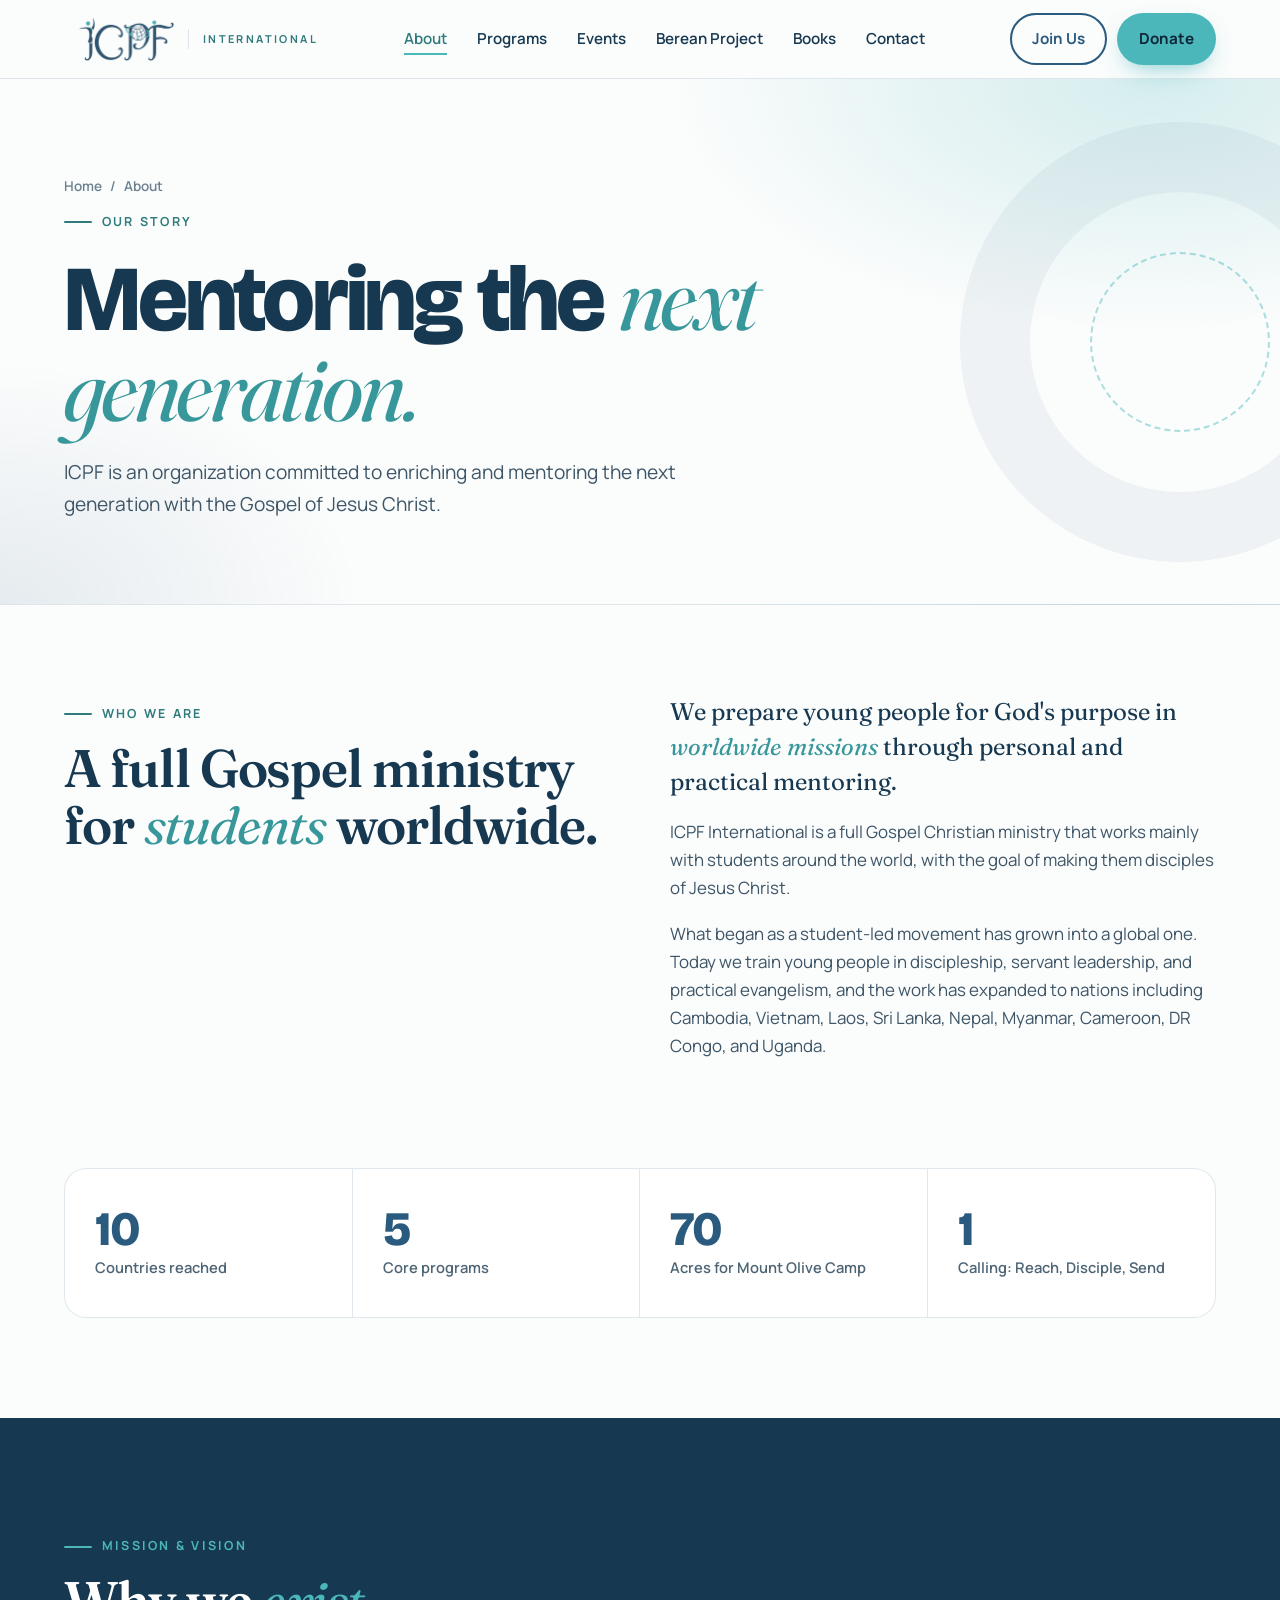
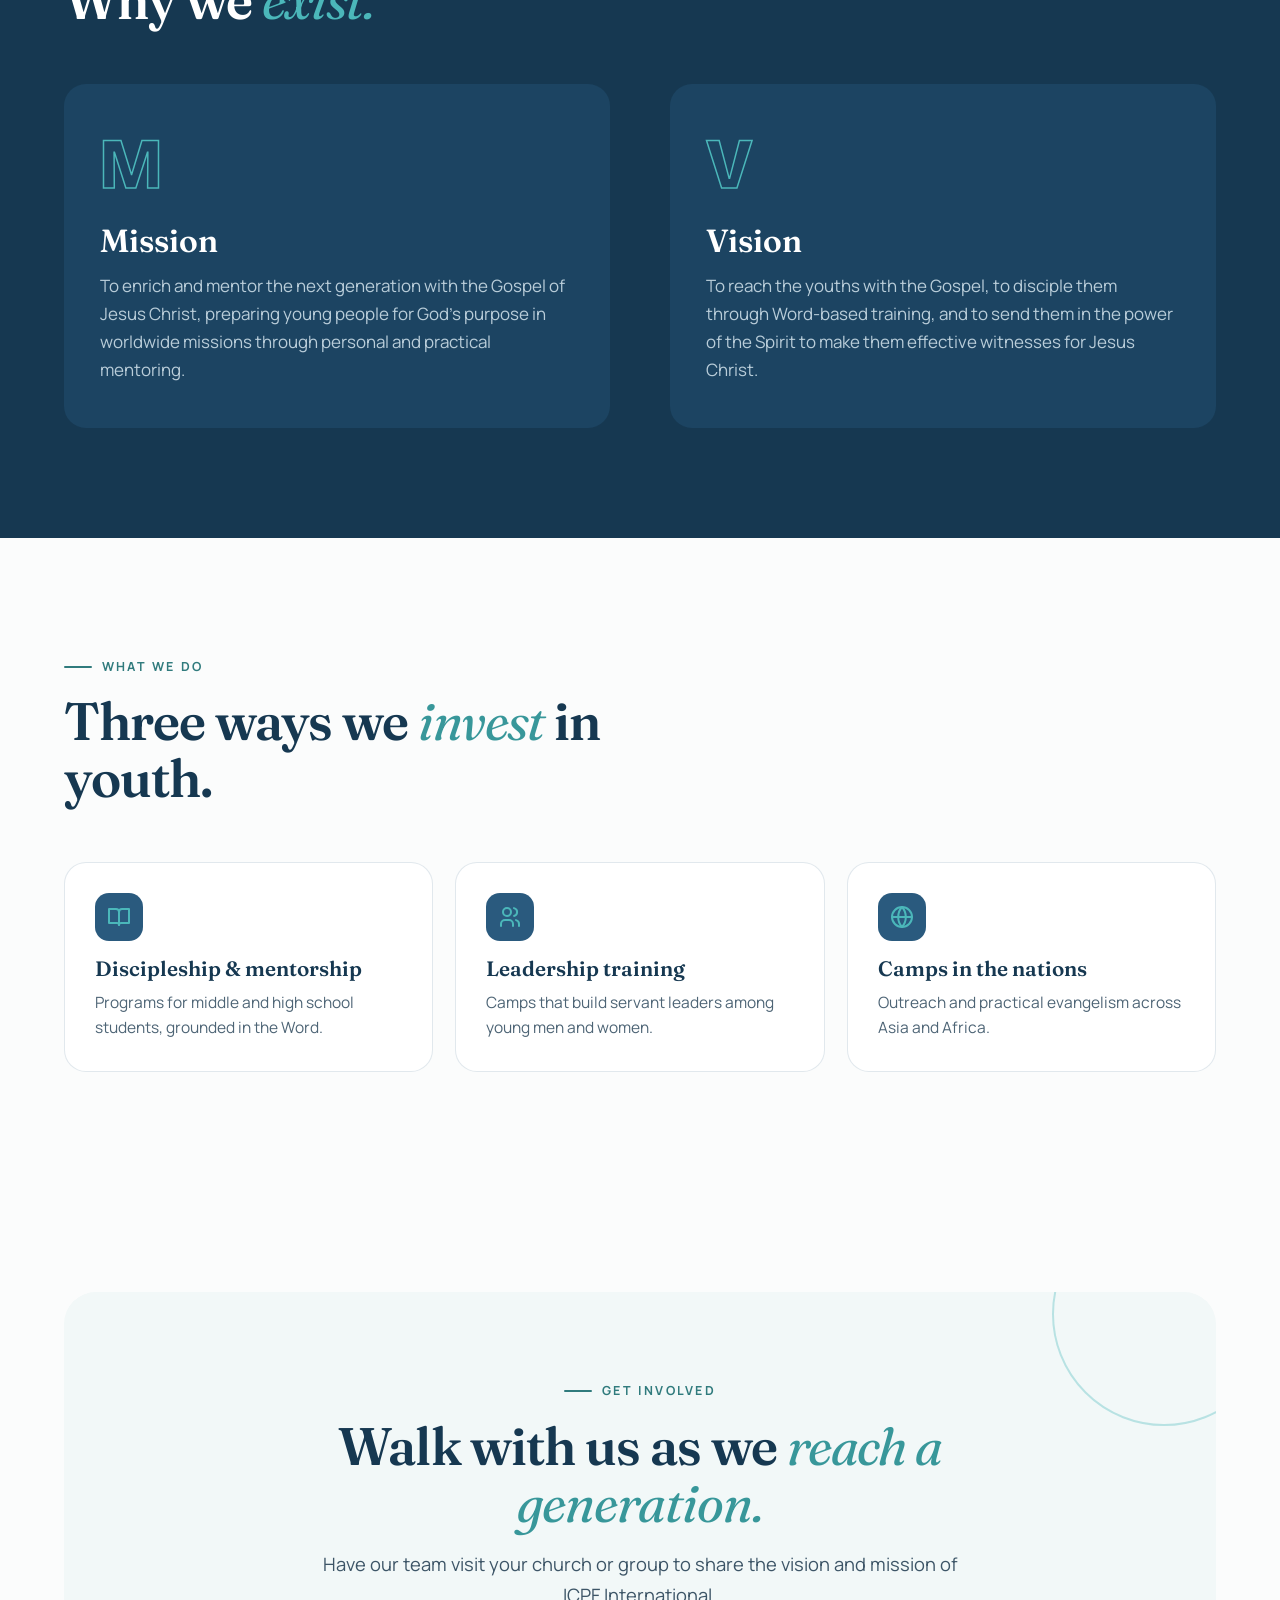
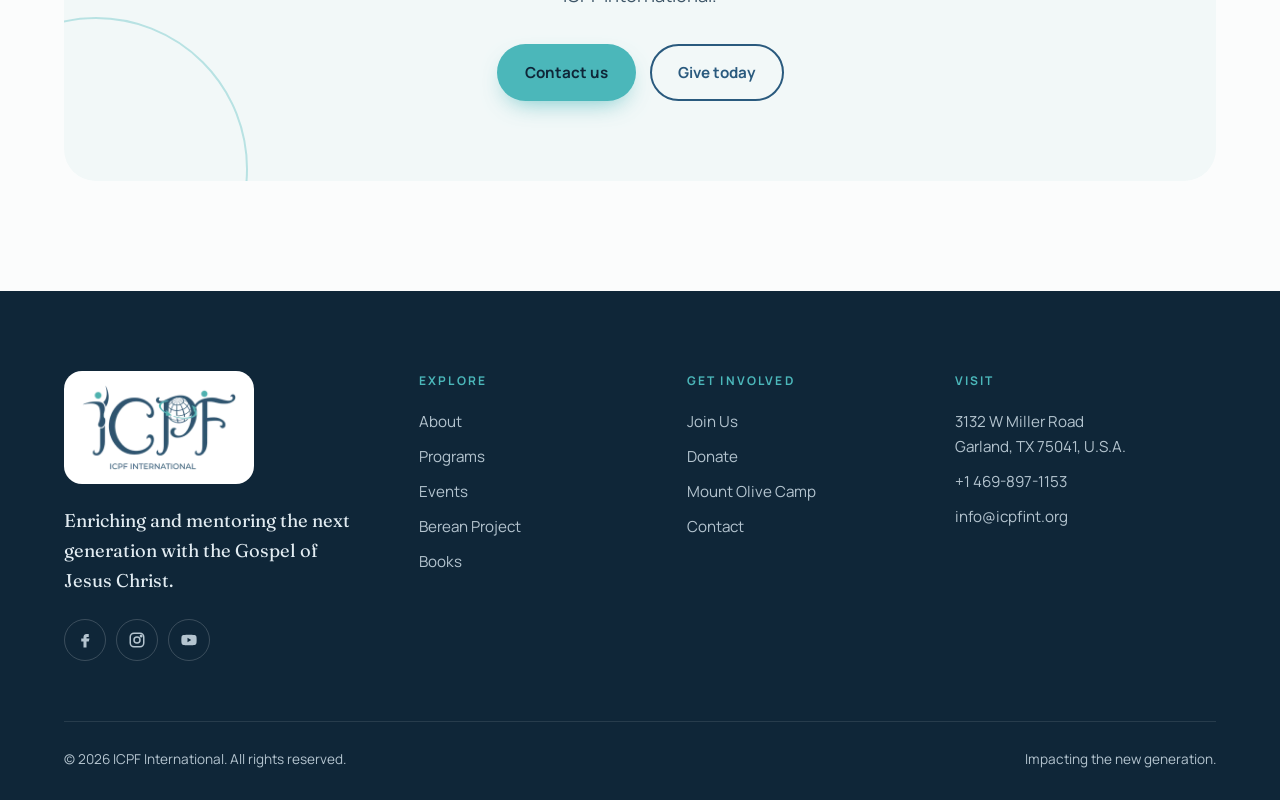
<file: about.html>
<!DOCTYPE html>
<html lang="en">
<head>
<meta charset="UTF-8">
<meta name="viewport" content="width=device-width, initial-scale=1">
<title>About ICPF International</title>
<meta name="description" content="A student-led, full Gospel ministry mentoring the next generation for worldwide missions. Our story, mission and vision.">
<link rel="canonical" href="https://icpfint.org/about">
<meta property="og:type" content="website">
<meta property="og:site_name" content="ICPF International">
<meta property="og:locale" content="en_US">
<meta property="og:url" content="https://icpfint.org/about">
<meta property="og:title" content="About ICPF International">
<meta property="og:description" content="A student-led, full Gospel ministry mentoring the next generation for worldwide missions. Our story, mission and vision.">
<meta property="og:image" content="https://icpfint.org/assets/images/share/about.jpg">
<meta property="og:image:secure_url" content="https://icpfint.org/assets/images/share/about.jpg">
<meta property="og:image:type" content="image/jpeg">
<meta property="og:image:width" content="1200">
<meta property="og:image:height" content="630">
<meta property="og:image:alt" content="About ICPF International">
<meta name="twitter:card" content="summary_large_image">
<meta name="twitter:title" content="About ICPF International">
<meta name="twitter:description" content="A student-led, full Gospel ministry mentoring the next generation for worldwide missions. Our story, mission and vision.">
<meta name="twitter:image" content="https://icpfint.org/assets/images/share/about.jpg">
<meta name="twitter:image:alt" content="About ICPF International">
<meta name="theme-color" content="#163851">
<link rel="icon" type="image/png" href="assets/images/favicon-192.png">
<link rel="apple-touch-icon" href="assets/images/favicon-192.png">
<script>document.documentElement.classList.add('js')</script>
<link rel="preload" href="assets/fonts/manrope-variable.woff2" as="font" type="font/woff2" crossorigin>
<link rel="preload" href="assets/fonts/fraunces-variable.woff2" as="font" type="font/woff2" crossorigin>
<link rel="preload" href="assets/fonts/bricolage-grotesque-variable.woff2" as="font" type="font/woff2" crossorigin>
<link rel="stylesheet" href="assets/css/styles.css">
</head>
<body>
<header>
  <div class="wrap nav">
    <a href="./" class="brand" aria-label="ICPF International home">
      <picture><source srcset="assets/images/logo-mark.webp" type="image/webp"><img src="assets/images/logo-mark.png" alt="ICPF" width="97" height="44"></picture>
      <span class="brand-sub">INTERNATIONAL</span>
    </a>
    <ul class="menu"><li><a href="about" class="active">About</a></li><li><a href="programs">Programs</a></li><li><a href="events">Events</a></li><li><a href="berean-project">Berean Project</a></li><li><a href="books">Books</a></li><li><a href="contact">Contact</a></li></ul>
    <div class="nav-cta">
      <a href="join-us" class="btn btn-ghost" style="color:var(--navy)">Join Us</a>
      <a href="donate" class="btn btn-primary">Donate</a>
      <button class="burger" aria-label="Open menu" aria-expanded="false" id="burger">
        <svg viewBox="0 0 24 24" fill="none" stroke="currentColor" stroke-width="2" stroke-linecap="round"><path d="M4 7h16M4 12h16M4 17h10"/></svg>
      </button>
    </div>
  </div>
  <nav class="mobile" id="mobile"><ul><li><a href="about" class="active">About</a></li><li><a href="programs">Programs</a></li><li><a href="events">Events</a></li><li><a href="berean-project">Berean Project</a></li><li><a href="books">Books</a></li><li><a href="contact">Contact</a></li><li><a href="join-us">Join Us</a></li><li><a href="donate">Donate</a></li></ul></nav>
</header>
<main id="top">
<section class="page-hero">
  <div class="ring" aria-hidden="true"></div>
  <div class="wrap reveal">
    <div class="crumbs"><a href="./">Home</a><span>/</span><span>About</span></div>
    <span class="eyebrow">Our story</span>
    <h1>Mentoring the <em>next generation.</em></h1>
    <p class="lead">ICPF is an organization committed to enriching and mentoring the next generation with the Gospel of Jesus Christ.</p>
  </div>
</section>

<section class="section-tight">
  <div class="wrap grid-2">
    <div class="reveal">
      <span class="eyebrow">Who we are</span>
      <h2 style="margin-top:14px">A full Gospel ministry for <em>students</em> worldwide.</h2>
    </div>
    <div class="prose reveal">
      <p class="big">We prepare young people for God's purpose in <em>worldwide missions</em> through personal and practical mentoring.</p>
      <p>ICPF International is a full Gospel Christian ministry that works mainly with students around the world, with the goal of making them disciples of Jesus Christ.</p>
      <p>What began as a student-led movement has grown into a global one. Today we train young people in discipleship, servant leadership, and practical evangelism, and the work has expanded to nations including Cambodia, Vietnam, Laos, Sri Lanka, Nepal, Myanmar, Cameroon, DR Congo, and Uganda.</p>
    </div>
  </div>
</section>

<section style="padding:0 0 100px">
  <div class="wrap">
    <div class="stats reveal">
      <div class="stat"><b>10</b><span>Countries reached</span></div>
      <div class="stat"><b>5</b><span>Core programs</span></div>
      <div class="stat"><b>70</b><span>Acres for Mount Olive Camp</span></div>
      <div class="stat"><b>1</b><span>Calling: Reach, Disciple, Send</span></div>
    </div>
  </div>
</section>

<section class="path">
  <div class="wrap">
    <div class="head reveal">
      <div><span class="eyebrow">Mission &amp; vision</span><h2>Why we <em>exist.</em></h2></div>
    </div>
    <div class="grid-2 reveal">
      <div class="step" style="border-radius:var(--radius);background:#1c4462">
        <div class="n">M</div><h3>Mission</h3>
        <p>To enrich and mentor the next generation with the Gospel of Jesus Christ, preparing young people for God's purpose in worldwide missions through personal and practical mentoring.</p>
      </div>
      <div class="step" style="border-radius:var(--radius);background:#1c4462">
        <div class="n">V</div><h3>Vision</h3>
        <p>To reach the youths with the Gospel, to disciple them through Word-based training, and to send them in the power of the Spirit to make them effective witnesses for Jesus Christ.</p>
      </div>
    </div>
  </div>
</section>

<section>
  <div class="wrap">
    <div class="head reveal"><div><span class="eyebrow">What we do</span><h2>Three ways we <em>invest</em> in youth.</h2></div></div>
    <div class="mini-cards">
      <div class="mini reveal"><div class="icon"><svg viewBox="0 0 24 24" fill="none" stroke="currentColor" stroke-width="2" stroke-linecap="round" stroke-linejoin="round"><path d="M2 4h7a3 3 0 0 1 3 3v13a2 2 0 0 0-2-2H2z"/><path d="M22 4h-7a3 3 0 0 0-3 3v13a2 2 0 0 1 2-2h8z"/></svg></div><h3>Discipleship &amp; mentorship</h3><p>Programs for middle and high school students, grounded in the Word.</p></div>
      <div class="mini reveal"><div class="icon"><svg viewBox="0 0 24 24" fill="none" stroke="currentColor" stroke-width="2" stroke-linecap="round" stroke-linejoin="round"><circle cx="9" cy="7" r="4"/><path d="M3 21v-2a4 4 0 0 1 4-4h4a4 4 0 0 1 4 4v2"/><path d="M16 3.1a4 4 0 0 1 0 7.8M21 21v-2a4 4 0 0 0-3-3.9"/></svg></div><h3>Leadership training</h3><p>Camps that build servant leaders among young men and women.</p></div>
      <div class="mini reveal"><div class="icon"><svg viewBox="0 0 24 24" fill="none" stroke="currentColor" stroke-width="2" stroke-linecap="round" stroke-linejoin="round"><circle cx="12" cy="12" r="10"/><path d="M2 12h20M12 2a15 15 0 0 1 0 20M12 2a15 15 0 0 0 0 20"/></svg></div><h3>Camps in the nations</h3><p>Outreach and practical evangelism across Asia and Africa.</p></div>
    </div>
  </div>
</section>
<div class="cta" style="padding-top:110px"><div class="wrap"><div class="cta-box reveal">
  <span class="eyebrow">Get involved</span>
  <h2>Walk with us as we <em>reach a generation.</em></h2>
  <p class="lead">Have our team visit your church or group to share the vision and mission of ICPF International.</p>
  <div class="cta-actions"><a href="contact" class="btn btn-primary">Contact us</a><a href="donate" class="btn btn-ghost" style="color:var(--navy)">Give today</a></div>
</div></div></div>
</main>

<footer>
  <div class="wrap">
    <div class="f-grid">
      <div class="f-brand">
        <picture><source srcset="assets/images/logo-full.webp" type="image/webp"><img class="logo-tile" src="assets/images/logo-full.png" alt="ICPF International logo" width="160" height="88" loading="lazy" decoding="async"></picture>
        <p>Enriching and mentoring the next generation with the Gospel of Jesus Christ.</p>
        <div class="social">
          <a href="https://www.facebook.com/icpfinternational" aria-label="Facebook"><svg viewBox="0 0 24 24" fill="currentColor"><path d="M14 8h3V4h-3c-2.8 0-4 1.8-4 4.3V10H7v4h3v8h4v-8h3l1-4h-4V8.6c0-.4.3-.6.6-.6z"/></svg></a>
          <a href="https://www.instagram.com/icpf_international/" aria-label="Instagram"><svg viewBox="0 0 24 24" fill="none" stroke="currentColor" stroke-width="2"><rect x="3" y="3" width="18" height="18" rx="5"/><circle cx="12" cy="12" r="4"/><circle cx="17.5" cy="6.5" r="1" fill="currentColor"/></svg></a>
          <a href="https://www.youtube.com/@icpfinternational8582" aria-label="YouTube"><svg viewBox="0 0 24 24" fill="currentColor"><path d="M22 8.2c-.2-1.6-1-2.6-2.6-2.8C17 5 12 5 12 5s-5 0-7.4.4C3 5.6 2.2 6.6 2 8.2 1.8 9.5 1.8 12 1.8 12s0 2.5.2 3.8c.2 1.6 1 2.6 2.6 2.8C7 19 12 19 12 19s5 0 7.4-.4c1.6-.2 2.4-1.2 2.6-2.8.2-1.3.2-3.8.2-3.8s0-2.5-.2-3.8zM10 15V9l5 3-5 3z"/></svg></a>
        </div>
      </div>
      <div>
        <h2 class="f-h">Explore</h2>
        <ul><li><a href="about">About</a></li><li><a href="programs">Programs</a></li><li><a href="events">Events</a></li><li><a href="berean-project">Berean Project</a></li><li><a href="books">Books</a></li></ul>
      </div>
      <div>
        <h2 class="f-h">Get involved</h2>
        <ul><li><a href="join-us">Join Us</a></li><li><a href="donate">Donate</a></li><li><a href="programs#mount-olive">Mount Olive Camp</a></li><li><a href="contact">Contact</a></li></ul>
      </div>
      <div>
        <h2 class="f-h">Visit</h2>
        <ul>
          <li>3132 W Miller Road<br>Garland, TX 75041, U.S.A.</li>
          <li><a href="tel:+14698971153">+1 469-897-1153</a></li>
          <li><a href="mailto:info@icpfint.org">info@icpfint.org</a></li>
        </ul>
      </div>
    </div>
    <div class="f-bottom">
      <span>&copy; 2026 ICPF International. All rights reserved.</span>
      <span>Impacting the new generation.</span>
    </div>
  </div>
</footer>
<script src="assets/js/main.js" defer></script>
</body>
</html>
</file>
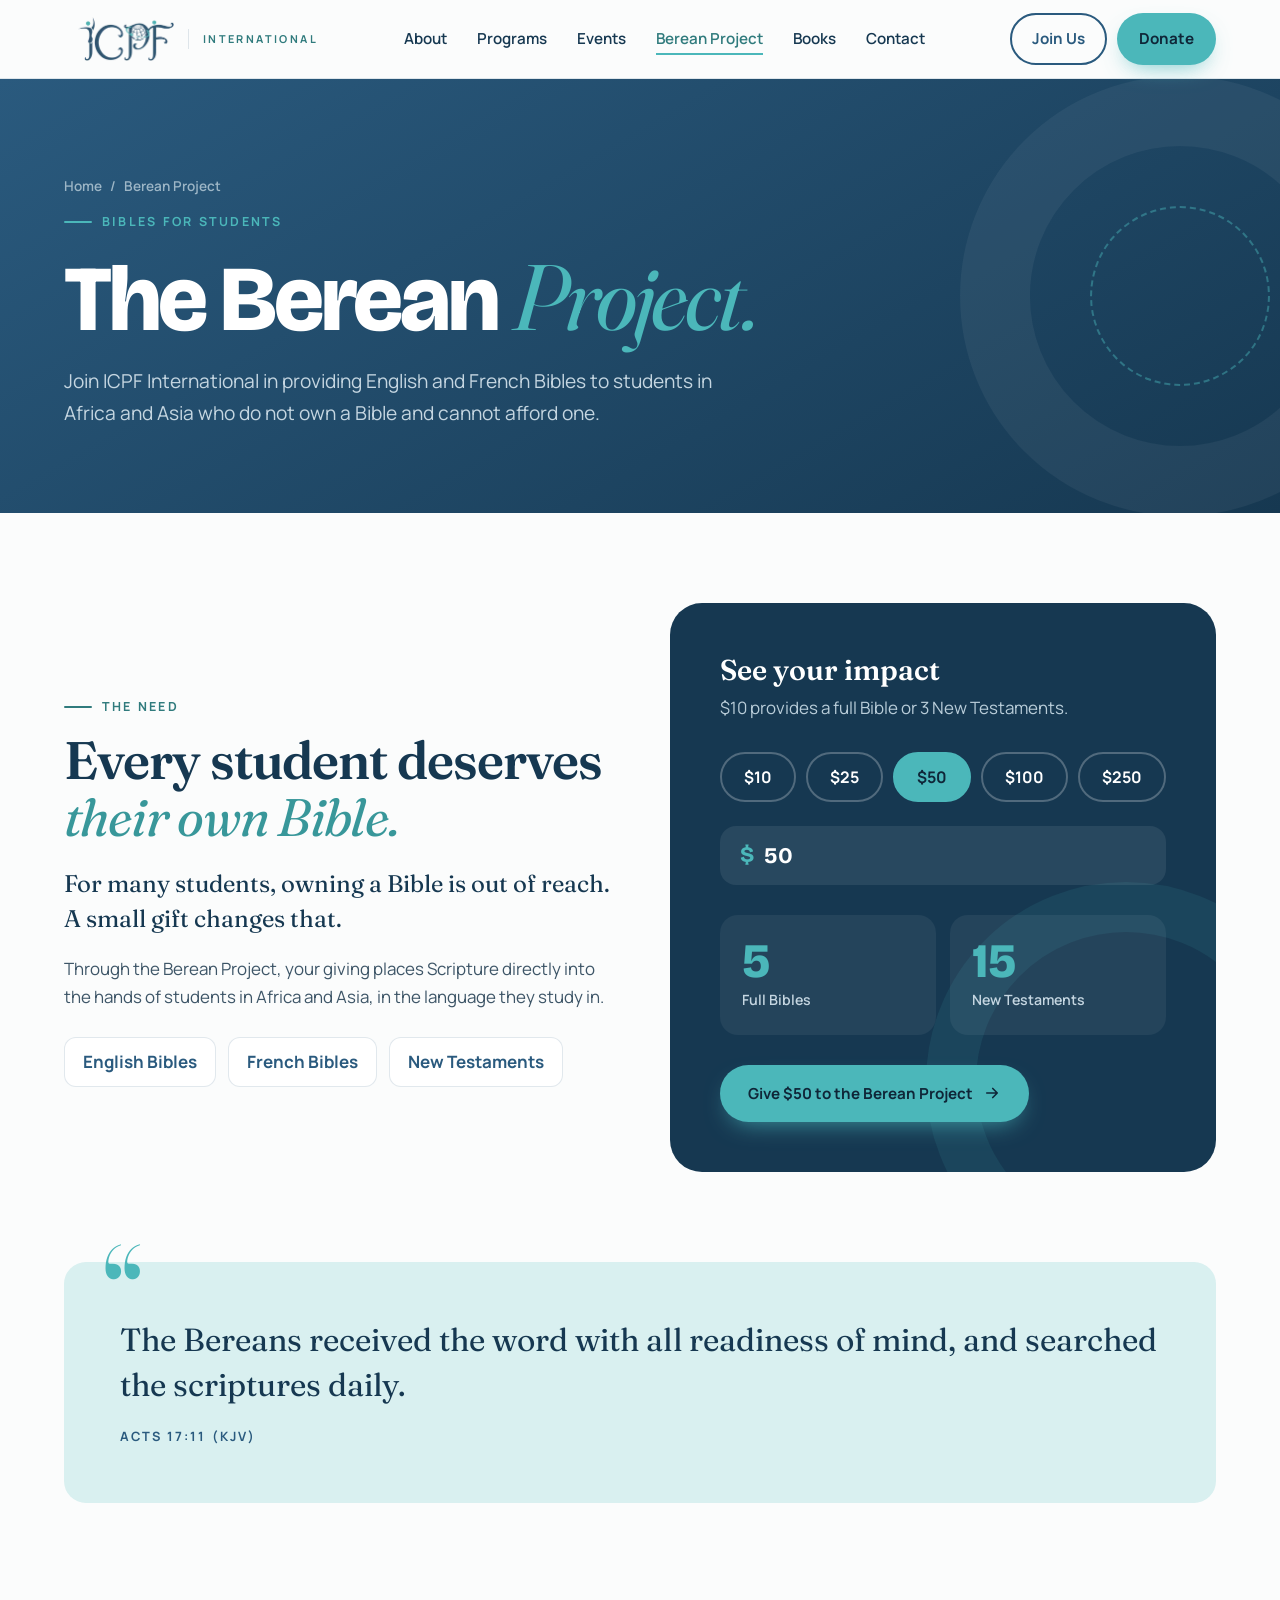
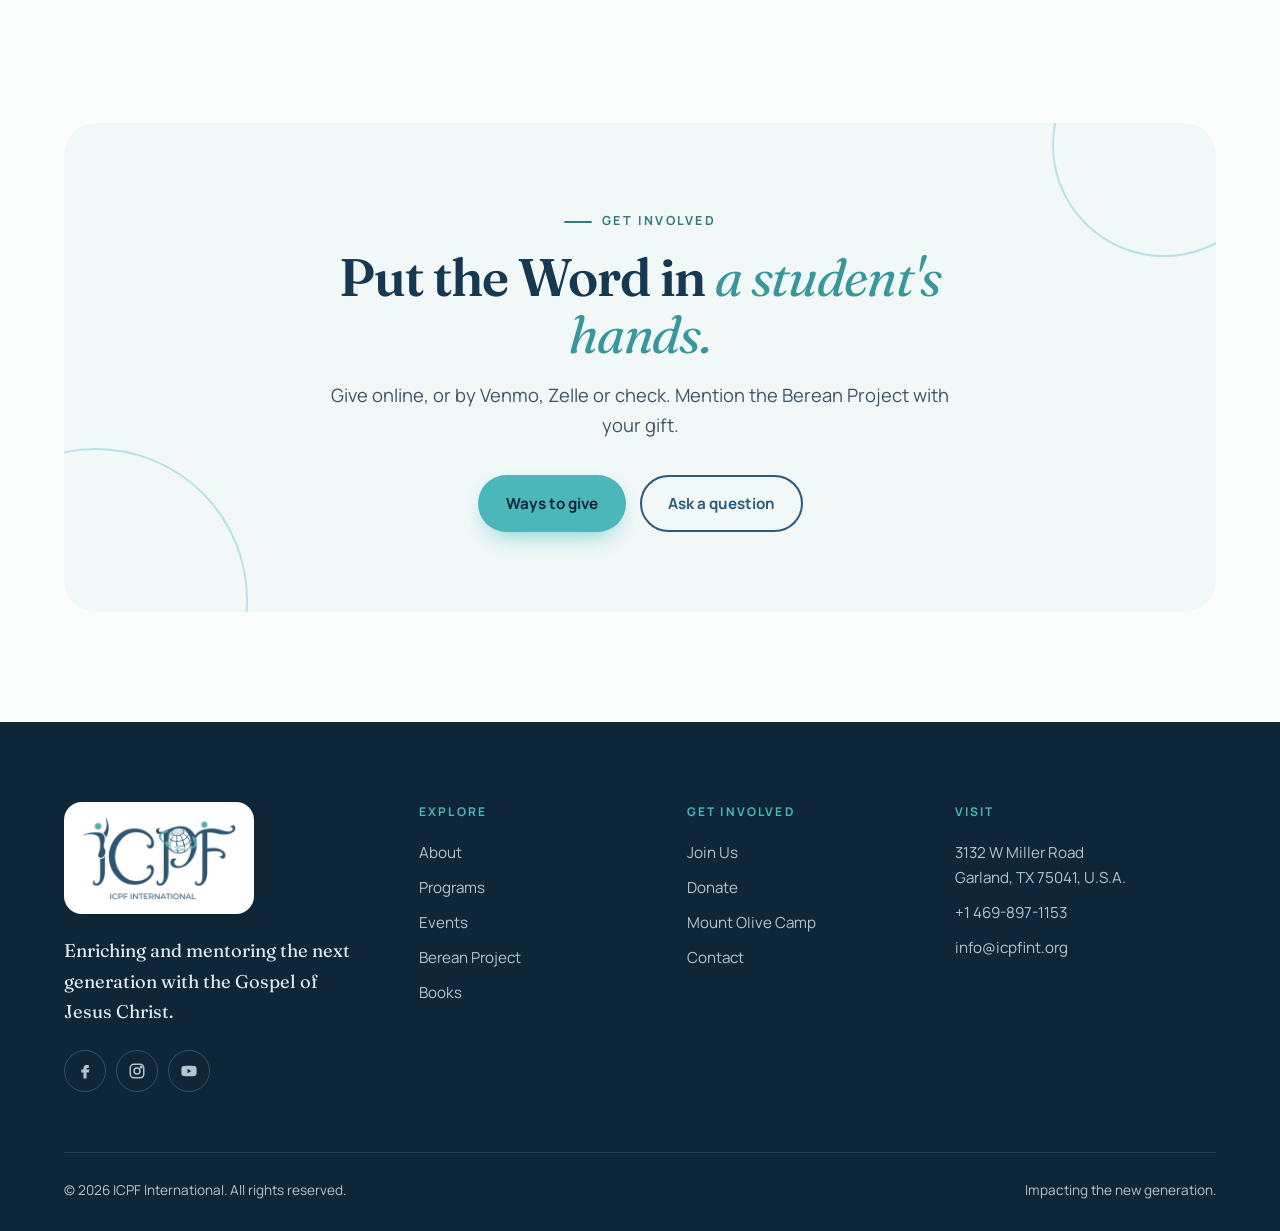
<file: berean-project.html>
<!DOCTYPE html>
<html lang="en">
<head>
<meta charset="UTF-8">
<meta name="viewport" content="width=device-width, initial-scale=1">
<title>The Berean Project | ICPF International</title>
<meta name="description" content="Provide English and French Bibles to students in Africa and Asia. $10 provides a full Bible or 3 New Testaments.">
<link rel="canonical" href="https://icpfint.org/berean-project">
<meta property="og:type" content="website">
<meta property="og:site_name" content="ICPF International">
<meta property="og:locale" content="en_US">
<meta property="og:url" content="https://icpfint.org/berean-project">
<meta property="og:title" content="The Berean Project | ICPF International">
<meta property="og:description" content="Provide English and French Bibles to students in Africa and Asia. $10 provides a full Bible or 3 New Testaments.">
<meta property="og:image" content="https://icpfint.org/assets/images/share/berean-project.jpg">
<meta property="og:image:secure_url" content="https://icpfint.org/assets/images/share/berean-project.jpg">
<meta property="og:image:type" content="image/jpeg">
<meta property="og:image:width" content="1200">
<meta property="og:image:height" content="630">
<meta property="og:image:alt" content="The Berean Project | ICPF International">
<meta name="twitter:card" content="summary_large_image">
<meta name="twitter:title" content="The Berean Project | ICPF International">
<meta name="twitter:description" content="Provide English and French Bibles to students in Africa and Asia. $10 provides a full Bible or 3 New Testaments.">
<meta name="twitter:image" content="https://icpfint.org/assets/images/share/berean-project.jpg">
<meta name="twitter:image:alt" content="The Berean Project | ICPF International">
<meta name="theme-color" content="#163851">
<link rel="icon" type="image/png" href="assets/images/favicon-192.png">
<link rel="apple-touch-icon" href="assets/images/favicon-192.png">
<script>document.documentElement.classList.add('js')</script>
<link rel="preload" href="assets/fonts/manrope-variable.woff2" as="font" type="font/woff2" crossorigin>
<link rel="preload" href="assets/fonts/fraunces-variable.woff2" as="font" type="font/woff2" crossorigin>
<link rel="preload" href="assets/fonts/bricolage-grotesque-variable.woff2" as="font" type="font/woff2" crossorigin>
<link rel="stylesheet" href="assets/css/styles.css">
</head>
<body>
<header>
  <div class="wrap nav">
    <a href="./" class="brand" aria-label="ICPF International home">
      <picture><source srcset="assets/images/logo-mark.webp" type="image/webp"><img src="assets/images/logo-mark.png" alt="ICPF" width="97" height="44"></picture>
      <span class="brand-sub">INTERNATIONAL</span>
    </a>
    <ul class="menu"><li><a href="about">About</a></li><li><a href="programs">Programs</a></li><li><a href="events">Events</a></li><li><a href="berean-project" class="active">Berean Project</a></li><li><a href="books">Books</a></li><li><a href="contact">Contact</a></li></ul>
    <div class="nav-cta">
      <a href="join-us" class="btn btn-ghost" style="color:var(--navy)">Join Us</a>
      <a href="donate" class="btn btn-primary">Donate</a>
      <button class="burger" aria-label="Open menu" aria-expanded="false" id="burger">
        <svg viewBox="0 0 24 24" fill="none" stroke="currentColor" stroke-width="2" stroke-linecap="round"><path d="M4 7h16M4 12h16M4 17h10"/></svg>
      </button>
    </div>
  </div>
  <nav class="mobile" id="mobile"><ul><li><a href="about">About</a></li><li><a href="programs">Programs</a></li><li><a href="events">Events</a></li><li><a href="berean-project" class="active">Berean Project</a></li><li><a href="books">Books</a></li><li><a href="contact">Contact</a></li><li><a href="join-us">Join Us</a></li><li><a href="donate">Donate</a></li></ul></nav>
</header>
<main id="top">
<section class="page-hero dark">
  <div class="ring" aria-hidden="true"></div>
  <div class="wrap reveal">
    <div class="crumbs"><a href="./">Home</a><span>/</span><span>Berean Project</span></div>
    <span class="eyebrow">Bibles for students</span>
    <h1>The Berean <em>Project.</em></h1>
    <p class="lead">Join ICPF International in providing English and French Bibles to students in Africa and Asia who do not own a Bible and cannot afford one.</p>
  </div>
</section>

<section class="section-tight"><div class="wrap grid-2" style="align-items:center">
  <div class="prose reveal">
    <span class="eyebrow">The need</span>
    <h2 style="margin:14px 0 22px">Every student deserves <em>their own Bible.</em></h2>
    <p class="big">For many students, owning a Bible is out of reach. A small gift changes that.</p>
    <p>Through the Berean Project, your giving places Scripture directly into the hands of students in Africa and Asia, in the language they study in.</p>
    <div class="lang"><span>English Bibles</span><span>French Bibles</span><span>New Testaments</span></div>
  </div>
  <div class="calc reveal">
    <h3>See your impact</h3>
    <p class="sub">$10 provides a full Bible or 3 New Testaments.</p>
    <div class="amounts" id="amounts">
      <button data-v="10">$10</button><button data-v="25">$25</button><button data-v="50" class="on">$50</button><button data-v="100">$100</button><button data-v="250">$250</button>
    </div>
    <label class="custom"><span>$</span><input id="amt" type="number" min="0" step="10" value="50" aria-label="Gift amount in dollars"></label>
    <div class="result">
      <div><b id="bibles">5</b><small>Full Bibles</small></div>
      <div><b id="nts">15</b><small>New Testaments</small></div>
    </div>
    <a href="donate?amount=50&amp;fund=berean#give-online" id="berean-give" class="btn btn-primary" style="position:relative;z-index:1"><span id="berean-give-label">Give $50 to the Berean Project</span> <svg viewBox="0 0 24 24" fill="none" stroke="currentColor" stroke-width="2.2" stroke-linecap="round" stroke-linejoin="round"><path d="M5 12h14M13 6l6 6-6 6"/></svg></a>
  </div>
</div></section>

<section style="padding-top:0"><div class="wrap">
  <div class="quote-band reveal">
    <blockquote>The Bereans received the word with all readiness of mind, and searched the scriptures daily.</blockquote>
    <cite>Acts 17:11 (KJV)</cite>
  </div>
</div></section>
<div class="cta" style="padding-top:110px"><div class="wrap"><div class="cta-box reveal">
  <span class="eyebrow">Get involved</span>
  <h2>Put the Word in <em>a student's hands.</em></h2>
  <p class="lead">Give online, or by Venmo, Zelle or check. Mention the Berean Project with your gift.</p>
  <div class="cta-actions"><a href="donate" class="btn btn-primary">Ways to give</a><a href="contact" class="btn btn-ghost" style="color:var(--navy)">Ask a question</a></div>
</div></div></div>
</main>

<footer>
  <div class="wrap">
    <div class="f-grid">
      <div class="f-brand">
        <picture><source srcset="assets/images/logo-full.webp" type="image/webp"><img class="logo-tile" src="assets/images/logo-full.png" alt="ICPF International logo" width="160" height="88" loading="lazy" decoding="async"></picture>
        <p>Enriching and mentoring the next generation with the Gospel of Jesus Christ.</p>
        <div class="social">
          <a href="https://www.facebook.com/icpfinternational" aria-label="Facebook"><svg viewBox="0 0 24 24" fill="currentColor"><path d="M14 8h3V4h-3c-2.8 0-4 1.8-4 4.3V10H7v4h3v8h4v-8h3l1-4h-4V8.6c0-.4.3-.6.6-.6z"/></svg></a>
          <a href="https://www.instagram.com/icpf_international/" aria-label="Instagram"><svg viewBox="0 0 24 24" fill="none" stroke="currentColor" stroke-width="2"><rect x="3" y="3" width="18" height="18" rx="5"/><circle cx="12" cy="12" r="4"/><circle cx="17.5" cy="6.5" r="1" fill="currentColor"/></svg></a>
          <a href="https://www.youtube.com/@icpfinternational8582" aria-label="YouTube"><svg viewBox="0 0 24 24" fill="currentColor"><path d="M22 8.2c-.2-1.6-1-2.6-2.6-2.8C17 5 12 5 12 5s-5 0-7.4.4C3 5.6 2.2 6.6 2 8.2 1.8 9.5 1.8 12 1.8 12s0 2.5.2 3.8c.2 1.6 1 2.6 2.6 2.8C7 19 12 19 12 19s5 0 7.4-.4c1.6-.2 2.4-1.2 2.6-2.8.2-1.3.2-3.8.2-3.8s0-2.5-.2-3.8zM10 15V9l5 3-5 3z"/></svg></a>
        </div>
      </div>
      <div>
        <h2 class="f-h">Explore</h2>
        <ul><li><a href="about">About</a></li><li><a href="programs">Programs</a></li><li><a href="events">Events</a></li><li><a href="berean-project">Berean Project</a></li><li><a href="books">Books</a></li></ul>
      </div>
      <div>
        <h2 class="f-h">Get involved</h2>
        <ul><li><a href="join-us">Join Us</a></li><li><a href="donate">Donate</a></li><li><a href="programs#mount-olive">Mount Olive Camp</a></li><li><a href="contact">Contact</a></li></ul>
      </div>
      <div>
        <h2 class="f-h">Visit</h2>
        <ul>
          <li>3132 W Miller Road<br>Garland, TX 75041, U.S.A.</li>
          <li><a href="tel:+14698971153">+1 469-897-1153</a></li>
          <li><a href="mailto:info@icpfint.org">info@icpfint.org</a></li>
        </ul>
      </div>
    </div>
    <div class="f-bottom">
      <span>&copy; 2026 ICPF International. All rights reserved.</span>
      <span>Impacting the new generation.</span>
    </div>
  </div>
</footer>
<script src="assets/js/main.js" defer></script>
</body>
</html>
</file>
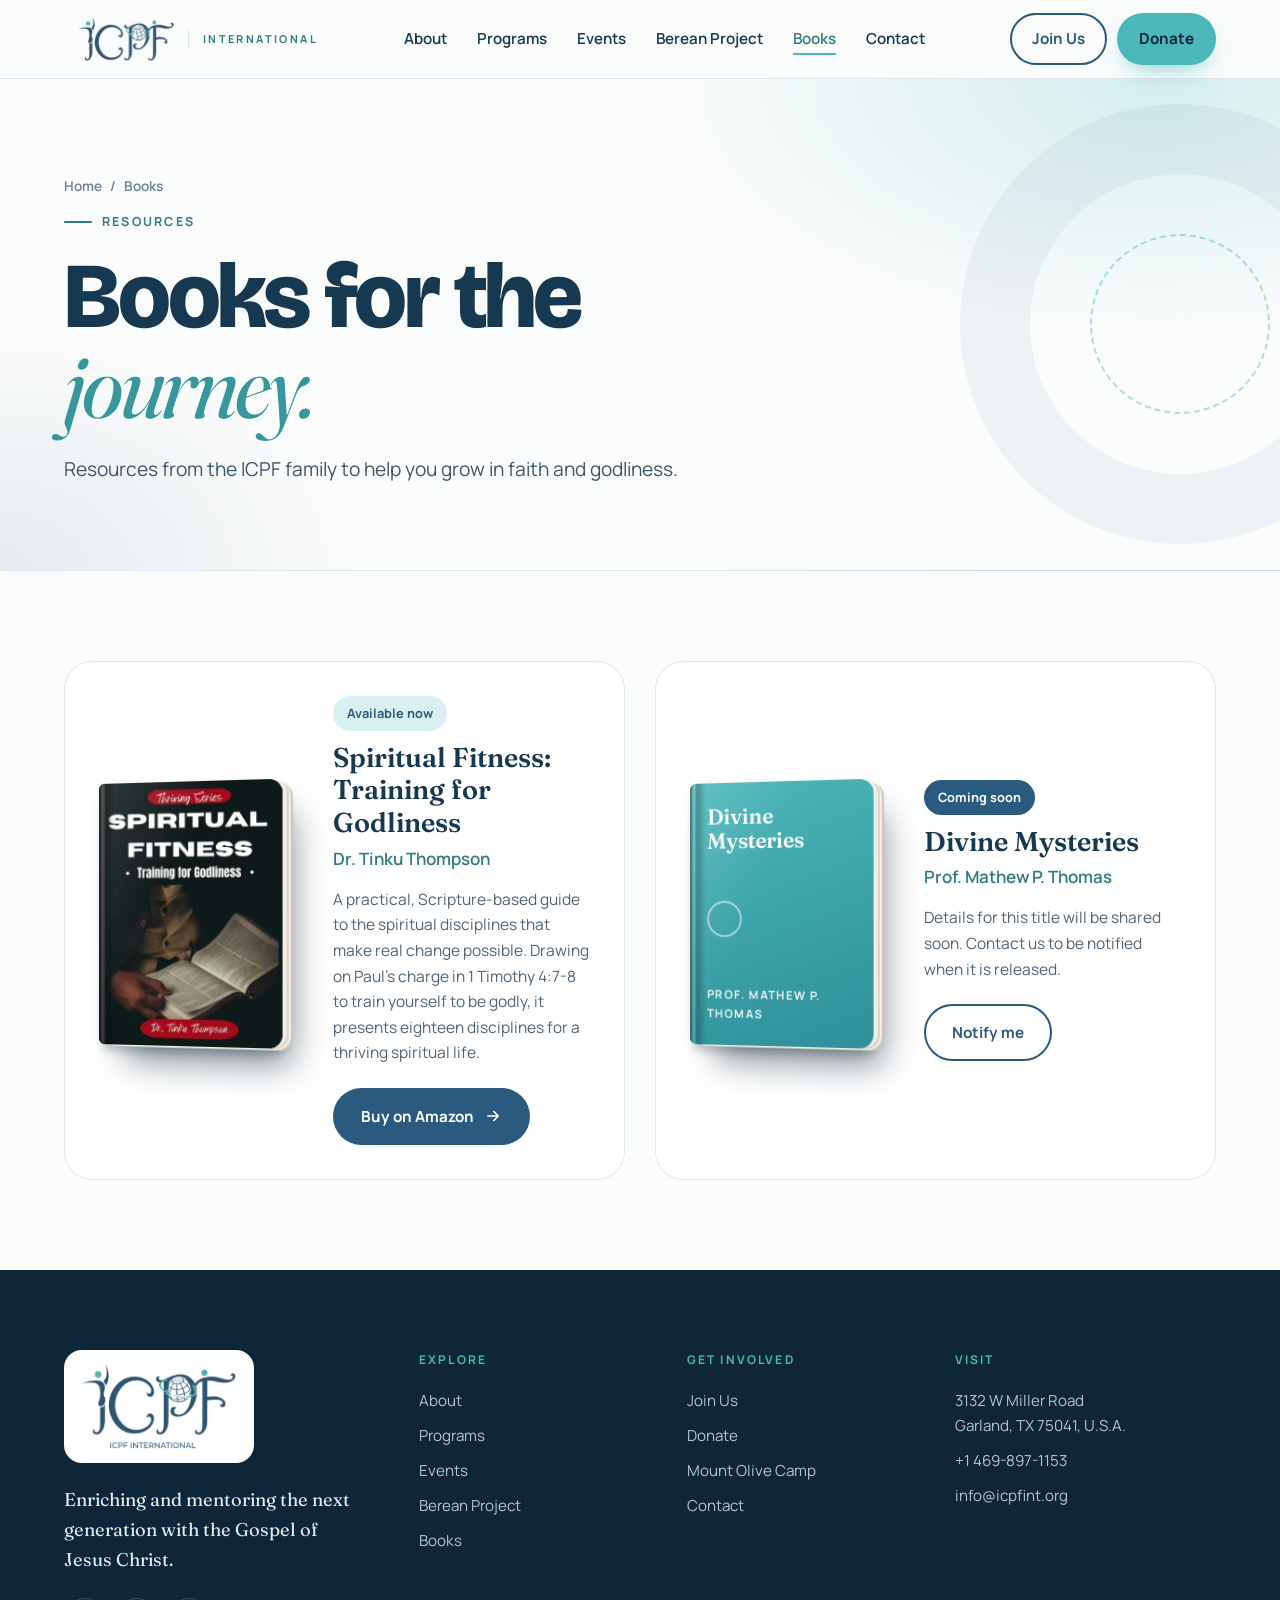
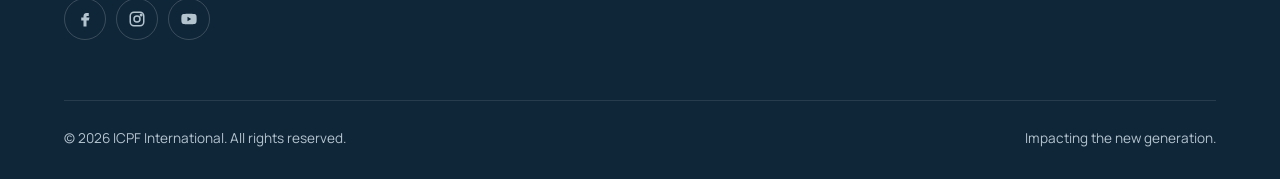
<file: books.html>
<!DOCTYPE html>
<html lang="en">
<head>
<meta charset="UTF-8">
<meta name="viewport" content="width=device-width, initial-scale=1">
<title>Books | ICPF International</title>
<meta name="description" content="Spiritual Fitness: Training for Godliness by Dr. Tinku Thompson, and more books from the ICPF International family.">
<link rel="canonical" href="https://icpfint.org/books">
<meta property="og:type" content="website">
<meta property="og:site_name" content="ICPF International">
<meta property="og:locale" content="en_US">
<meta property="og:url" content="https://icpfint.org/books">
<meta property="og:title" content="Books | ICPF International">
<meta property="og:description" content="Spiritual Fitness: Training for Godliness by Dr. Tinku Thompson, and more books from the ICPF International family.">
<meta property="og:image" content="https://icpfint.org/assets/images/share/books.jpg">
<meta property="og:image:secure_url" content="https://icpfint.org/assets/images/share/books.jpg">
<meta property="og:image:type" content="image/jpeg">
<meta property="og:image:width" content="1200">
<meta property="og:image:height" content="630">
<meta property="og:image:alt" content="Books | ICPF International">
<meta name="twitter:card" content="summary_large_image">
<meta name="twitter:title" content="Books | ICPF International">
<meta name="twitter:description" content="Spiritual Fitness: Training for Godliness by Dr. Tinku Thompson, and more books from the ICPF International family.">
<meta name="twitter:image" content="https://icpfint.org/assets/images/share/books.jpg">
<meta name="twitter:image:alt" content="Books | ICPF International">
<meta name="theme-color" content="#163851">
<link rel="icon" type="image/png" href="assets/images/favicon-192.png">
<link rel="apple-touch-icon" href="assets/images/favicon-192.png">
<script>document.documentElement.classList.add('js')</script>
<link rel="preload" href="assets/fonts/manrope-variable.woff2" as="font" type="font/woff2" crossorigin>
<link rel="preload" href="assets/fonts/fraunces-variable.woff2" as="font" type="font/woff2" crossorigin>
<link rel="preload" href="assets/fonts/bricolage-grotesque-variable.woff2" as="font" type="font/woff2" crossorigin>
<link rel="stylesheet" href="assets/css/styles.css">
</head>
<body>
<header>
  <div class="wrap nav">
    <a href="./" class="brand" aria-label="ICPF International home">
      <picture><source srcset="assets/images/logo-mark.webp" type="image/webp"><img src="assets/images/logo-mark.png" alt="ICPF" width="97" height="44"></picture>
      <span class="brand-sub">INTERNATIONAL</span>
    </a>
    <ul class="menu"><li><a href="about">About</a></li><li><a href="programs">Programs</a></li><li><a href="events">Events</a></li><li><a href="berean-project">Berean Project</a></li><li><a href="books" class="active">Books</a></li><li><a href="contact">Contact</a></li></ul>
    <div class="nav-cta">
      <a href="join-us" class="btn btn-ghost" style="color:var(--navy)">Join Us</a>
      <a href="donate" class="btn btn-primary">Donate</a>
      <button class="burger" aria-label="Open menu" aria-expanded="false" id="burger">
        <svg viewBox="0 0 24 24" fill="none" stroke="currentColor" stroke-width="2" stroke-linecap="round"><path d="M4 7h16M4 12h16M4 17h10"/></svg>
      </button>
    </div>
  </div>
  <nav class="mobile" id="mobile"><ul><li><a href="about">About</a></li><li><a href="programs">Programs</a></li><li><a href="events">Events</a></li><li><a href="berean-project">Berean Project</a></li><li><a href="books" class="active">Books</a></li><li><a href="contact">Contact</a></li><li><a href="join-us">Join Us</a></li><li><a href="donate">Donate</a></li></ul></nav>
</header>
<main id="top">
<section class="page-hero">
  <div class="ring" aria-hidden="true"></div>
  <div class="wrap reveal">
    <div class="crumbs"><a href="./">Home</a><span>/</span><span>Books</span></div>
    <span class="eyebrow">Resources</span>
    <h1>Books for the <em>journey.</em></h1>
    <p class="lead">Resources from the ICPF family to help you grow in faith and godliness.</p>
  </div>
</section>

<section class="section-tight"><div class="wrap">
  <h2 class="sr-only">Our books</h2>
  <div class="books">
    <article class="book reveal">
      <div class="book3d"><div class="cover img"><picture><source srcset="assets/images/books/spiritual-fitness-cover.webp" type="image/webp"><img src="assets/images/books/spiritual-fitness-cover.jpg" alt="Cover of Spiritual Fitness: Training for Godliness by Dr. Tinku Thompson" width="400" height="560" loading="lazy" decoding="async"></picture></div></div>
      <div>
        <span class="pill">Available now</span>
        <h3>Spiritual Fitness: Training for Godliness</h3>
        <div class="by">Dr. Tinku Thompson</div>
        <p>A practical, Scripture-based guide to the spiritual disciplines that make real change possible. Drawing on Paul's charge in 1 Timothy 4:7-8 to train yourself to be godly, it presents eighteen disciplines for a thriving spiritual life.</p>
        <a href="https://www.amazon.com/dp/B0GS6YN1MC" class="btn btn-dark" target="_blank" rel="noopener">Buy on Amazon <svg viewBox="0 0 24 24" fill="none" stroke="currentColor" stroke-width="2.2" stroke-linecap="round" stroke-linejoin="round"><path d="M5 12h14M13 6l6 6-6 6"/></svg></a>
      </div>
    </article>
    <article class="book reveal">
      <div class="book3d"><div class="cover b"><div><div class="t">Divine Mysteries</div></div><div class="mark"></div><div class="au">Prof. Mathew P. Thomas</div></div></div>
      <div>
        <span class="pill dark">Coming soon</span>
        <h3>Divine Mysteries</h3>
        <div class="by">Prof. Mathew P. Thomas</div>
        <p>Details for this title will be shared soon. Contact us to be notified when it is released.</p>
        <a href="contact" class="btn btn-ghost" style="color:var(--navy)">Notify me</a>
      </div>
    </article>
  </div>
</div></section>
</main>

<footer>
  <div class="wrap">
    <div class="f-grid">
      <div class="f-brand">
        <picture><source srcset="assets/images/logo-full.webp" type="image/webp"><img class="logo-tile" src="assets/images/logo-full.png" alt="ICPF International logo" width="160" height="88" loading="lazy" decoding="async"></picture>
        <p>Enriching and mentoring the next generation with the Gospel of Jesus Christ.</p>
        <div class="social">
          <a href="https://www.facebook.com/icpfinternational" aria-label="Facebook"><svg viewBox="0 0 24 24" fill="currentColor"><path d="M14 8h3V4h-3c-2.8 0-4 1.8-4 4.3V10H7v4h3v8h4v-8h3l1-4h-4V8.6c0-.4.3-.6.6-.6z"/></svg></a>
          <a href="https://www.instagram.com/icpf_international/" aria-label="Instagram"><svg viewBox="0 0 24 24" fill="none" stroke="currentColor" stroke-width="2"><rect x="3" y="3" width="18" height="18" rx="5"/><circle cx="12" cy="12" r="4"/><circle cx="17.5" cy="6.5" r="1" fill="currentColor"/></svg></a>
          <a href="https://www.youtube.com/@icpfinternational8582" aria-label="YouTube"><svg viewBox="0 0 24 24" fill="currentColor"><path d="M22 8.2c-.2-1.6-1-2.6-2.6-2.8C17 5 12 5 12 5s-5 0-7.4.4C3 5.6 2.2 6.6 2 8.2 1.8 9.5 1.8 12 1.8 12s0 2.5.2 3.8c.2 1.6 1 2.6 2.6 2.8C7 19 12 19 12 19s5 0 7.4-.4c1.6-.2 2.4-1.2 2.6-2.8.2-1.3.2-3.8.2-3.8s0-2.5-.2-3.8zM10 15V9l5 3-5 3z"/></svg></a>
        </div>
      </div>
      <div>
        <h2 class="f-h">Explore</h2>
        <ul><li><a href="about">About</a></li><li><a href="programs">Programs</a></li><li><a href="events">Events</a></li><li><a href="berean-project">Berean Project</a></li><li><a href="books">Books</a></li></ul>
      </div>
      <div>
        <h2 class="f-h">Get involved</h2>
        <ul><li><a href="join-us">Join Us</a></li><li><a href="donate">Donate</a></li><li><a href="programs#mount-olive">Mount Olive Camp</a></li><li><a href="contact">Contact</a></li></ul>
      </div>
      <div>
        <h2 class="f-h">Visit</h2>
        <ul>
          <li>3132 W Miller Road<br>Garland, TX 75041, U.S.A.</li>
          <li><a href="tel:+14698971153">+1 469-897-1153</a></li>
          <li><a href="mailto:info@icpfint.org">info@icpfint.org</a></li>
        </ul>
      </div>
    </div>
    <div class="f-bottom">
      <span>&copy; 2026 ICPF International. All rights reserved.</span>
      <span>Impacting the new generation.</span>
    </div>
  </div>
</footer>
<script src="assets/js/main.js" defer></script>
</body>
</html>
</file>
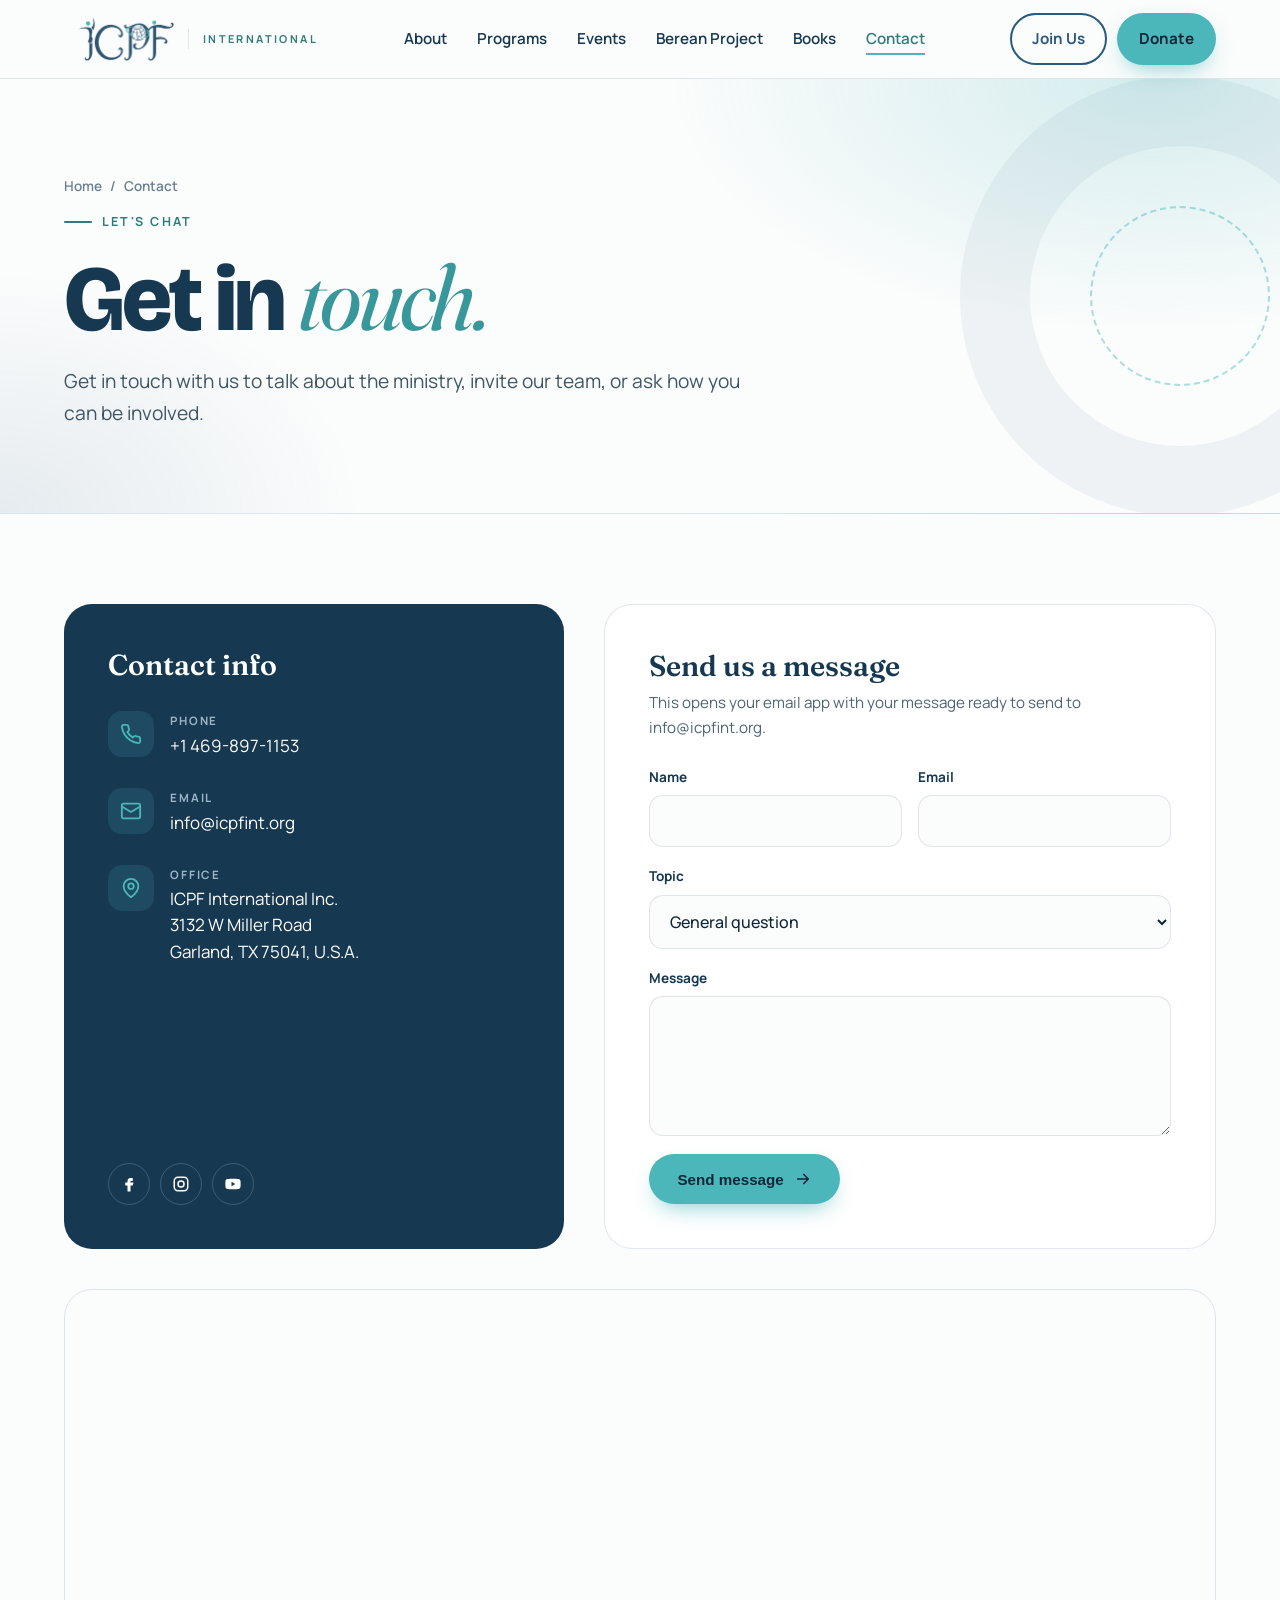
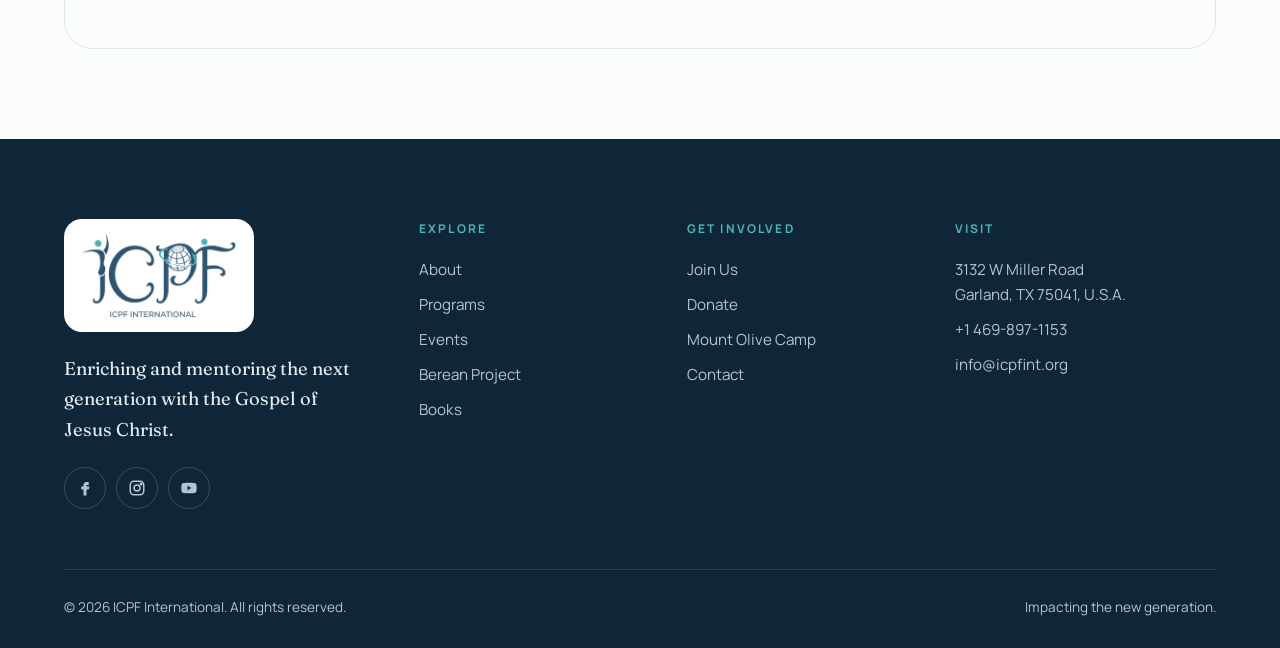
<file: contact.html>
<!DOCTYPE html>
<html lang="en">
<head>
<meta charset="UTF-8">
<meta name="viewport" content="width=device-width, initial-scale=1">
<title>Contact ICPF International</title>
<meta name="description" content="Get in touch with ICPF International in Garland, Texas. Call +1 469-897-1153 or email info@icpfint.org.">
<link rel="canonical" href="https://icpfint.org/contact">
<meta property="og:type" content="website">
<meta property="og:site_name" content="ICPF International">
<meta property="og:locale" content="en_US">
<meta property="og:url" content="https://icpfint.org/contact">
<meta property="og:title" content="Contact ICPF International">
<meta property="og:description" content="Get in touch with ICPF International in Garland, Texas. Call +1 469-897-1153 or email info@icpfint.org.">
<meta property="og:image" content="https://icpfint.org/assets/images/share/contact.jpg">
<meta property="og:image:secure_url" content="https://icpfint.org/assets/images/share/contact.jpg">
<meta property="og:image:type" content="image/jpeg">
<meta property="og:image:width" content="1200">
<meta property="og:image:height" content="630">
<meta property="og:image:alt" content="Contact ICPF International">
<meta name="twitter:card" content="summary_large_image">
<meta name="twitter:title" content="Contact ICPF International">
<meta name="twitter:description" content="Get in touch with ICPF International in Garland, Texas. Call +1 469-897-1153 or email info@icpfint.org.">
<meta name="twitter:image" content="https://icpfint.org/assets/images/share/contact.jpg">
<meta name="twitter:image:alt" content="Contact ICPF International">
<meta name="theme-color" content="#163851">
<link rel="icon" type="image/png" href="assets/images/favicon-192.png">
<link rel="apple-touch-icon" href="assets/images/favicon-192.png">
<script>document.documentElement.classList.add('js')</script>
<link rel="preload" href="assets/fonts/manrope-variable.woff2" as="font" type="font/woff2" crossorigin>
<link rel="preload" href="assets/fonts/fraunces-variable.woff2" as="font" type="font/woff2" crossorigin>
<link rel="preload" href="assets/fonts/bricolage-grotesque-variable.woff2" as="font" type="font/woff2" crossorigin>
<link rel="stylesheet" href="assets/css/styles.css">
</head>
<body>
<header>
  <div class="wrap nav">
    <a href="./" class="brand" aria-label="ICPF International home">
      <picture><source srcset="assets/images/logo-mark.webp" type="image/webp"><img src="assets/images/logo-mark.png" alt="ICPF" width="97" height="44"></picture>
      <span class="brand-sub">INTERNATIONAL</span>
    </a>
    <ul class="menu"><li><a href="about">About</a></li><li><a href="programs">Programs</a></li><li><a href="events">Events</a></li><li><a href="berean-project">Berean Project</a></li><li><a href="books">Books</a></li><li><a href="contact" class="active">Contact</a></li></ul>
    <div class="nav-cta">
      <a href="join-us" class="btn btn-ghost" style="color:var(--navy)">Join Us</a>
      <a href="donate" class="btn btn-primary">Donate</a>
      <button class="burger" aria-label="Open menu" aria-expanded="false" id="burger">
        <svg viewBox="0 0 24 24" fill="none" stroke="currentColor" stroke-width="2" stroke-linecap="round"><path d="M4 7h16M4 12h16M4 17h10"/></svg>
      </button>
    </div>
  </div>
  <nav class="mobile" id="mobile"><ul><li><a href="about">About</a></li><li><a href="programs">Programs</a></li><li><a href="events">Events</a></li><li><a href="berean-project">Berean Project</a></li><li><a href="books">Books</a></li><li><a href="contact" class="active">Contact</a></li><li><a href="join-us">Join Us</a></li><li><a href="donate">Donate</a></li></ul></nav>
</header>
<main id="top">
<section class="page-hero">
  <div class="ring" aria-hidden="true"></div>
  <div class="wrap reveal">
    <div class="crumbs"><a href="./">Home</a><span>/</span><span>Contact</span></div>
    <span class="eyebrow">Let's chat</span>
    <h1>Get in <em>touch.</em></h1>
    <p class="lead">Get in touch with us to talk about the ministry, invite our team, or ask how you can be involved.</p>
  </div>
</section>

<section class="section-tight"><div class="wrap">
  <h2 class="sr-only">Contact information and message form</h2>
  <div class="contact-grid">
    <div class="info-card reveal">
      <h3>Contact info</h3>
      <div class="info-row"><i><svg viewBox="0 0 24 24" fill="none" stroke="currentColor" stroke-width="2" stroke-linecap="round" stroke-linejoin="round"><path d="M22 16.9v3a2 2 0 0 1-2.2 2 19.8 19.8 0 0 1-8.6-3.1 19.5 19.5 0 0 1-6-6A19.8 19.8 0 0 1 2.1 4.2 2 2 0 0 1 4.1 2h3a2 2 0 0 1 2 1.7c.1 1 .4 1.9.7 2.8a2 2 0 0 1-.5 2.1L8 9.9a16 16 0 0 0 6 6l1.3-1.3a2 2 0 0 1 2.1-.4c.9.3 1.8.6 2.8.7a2 2 0 0 1 1.7 2z"/></svg></i><div><small>Phone</small><a href="tel:+14698971153">+1 469-897-1153</a></div></div>
      <div class="info-row"><i><svg viewBox="0 0 24 24" fill="none" stroke="currentColor" stroke-width="2" stroke-linecap="round" stroke-linejoin="round"><rect x="2" y="4" width="20" height="16" rx="2"/><path d="m22 7-10 6L2 7"/></svg></i><div><small>Email</small><a href="mailto:info@icpfint.org">info@icpfint.org</a></div></div>
      <div class="info-row"><i><svg viewBox="0 0 24 24" fill="none" stroke="currentColor" stroke-width="2" stroke-linecap="round" stroke-linejoin="round"><path d="M20 10c0 6-8 12-8 12s-8-6-8-12a8 8 0 0 1 16 0z"/><circle cx="12" cy="10" r="3"/></svg></i><div><small>Office</small><address>ICPF International Inc.<br>3132 W Miller Road<br>Garland, TX 75041, U.S.A.</address></div></div>
      <div class="social" style="margin-top:auto">
        <a href="https://www.facebook.com/icpfinternational" aria-label="Facebook"><svg viewBox="0 0 24 24" fill="currentColor"><path d="M14 8h3V4h-3c-2.8 0-4 1.8-4 4.3V10H7v4h3v8h4v-8h3l1-4h-4V8.6c0-.4.3-.6.6-.6z"/></svg></a>
        <a href="https://www.instagram.com/icpf_international/" aria-label="Instagram"><svg viewBox="0 0 24 24" fill="none" stroke="currentColor" stroke-width="2"><rect x="3" y="3" width="18" height="18" rx="5"/><circle cx="12" cy="12" r="4"/></svg></a>
        <a href="https://www.youtube.com/@icpfinternational8582" aria-label="YouTube"><svg viewBox="0 0 24 24" fill="currentColor"><path d="M22 8.2c-.2-1.6-1-2.6-2.6-2.8C17 5 12 5 12 5s-5 0-7.4.4C3 5.6 2.2 6.6 2 8.2 1.8 9.5 1.8 12 1.8 12s0 2.5.2 3.8c.2 1.6 1 2.6 2.6 2.8C7 19 12 19 12 19s5 0 7.4-.4c1.6-.2 2.4-1.2 2.6-2.8.2-1.3.2-3.8.2-3.8s0-2.5-.2-3.8zM10 15V9l5 3-5 3z"/></svg></a>
      </div>
    </div>
    <form class="form-card reveal" id="contact-form">
      <h3>Send us a message</h3>
      <p class="note">This opens your email app with your message ready to send to info@icpfint.org.</p>
      <div class="row-2">
        <div class="field"><label for="f-name">Name</label><input id="f-name" required autocomplete="name"></div>
        <div class="field"><label for="f-email">Email</label><input id="f-email" type="email" required autocomplete="email"></div>
      </div>
      <div class="field"><label for="f-topic">Topic</label>
        <select id="f-topic"><option>General question</option><option>Invite our team to visit</option><option>Programs and camps</option><option>Berean Project</option><option>Giving</option><option>Joining the team</option></select></div>
      <div class="field"><label for="f-msg">Message</label><textarea id="f-msg" required></textarea></div>
      <button class="btn btn-primary" type="submit">Send message <svg viewBox="0 0 24 24" fill="none" stroke="currentColor" stroke-width="2.2" stroke-linecap="round" stroke-linejoin="round"><path d="M5 12h14M13 6l6 6-6 6"/></svg></button>
    </form>
  </div>
  <div class="map reveal"><iframe title="Map of ICPF International office" loading="lazy" src="https://maps.google.com/maps?q=3132%20W%20Miller%20Rd%2C%20Garland%2C%20TX%2075041&amp;z=14&amp;output=embed"></iframe></div>
</div></section>
</main>

<footer>
  <div class="wrap">
    <div class="f-grid">
      <div class="f-brand">
        <picture><source srcset="assets/images/logo-full.webp" type="image/webp"><img class="logo-tile" src="assets/images/logo-full.png" alt="ICPF International logo" width="160" height="88" loading="lazy" decoding="async"></picture>
        <p>Enriching and mentoring the next generation with the Gospel of Jesus Christ.</p>
        <div class="social">
          <a href="https://www.facebook.com/icpfinternational" aria-label="Facebook"><svg viewBox="0 0 24 24" fill="currentColor"><path d="M14 8h3V4h-3c-2.8 0-4 1.8-4 4.3V10H7v4h3v8h4v-8h3l1-4h-4V8.6c0-.4.3-.6.6-.6z"/></svg></a>
          <a href="https://www.instagram.com/icpf_international/" aria-label="Instagram"><svg viewBox="0 0 24 24" fill="none" stroke="currentColor" stroke-width="2"><rect x="3" y="3" width="18" height="18" rx="5"/><circle cx="12" cy="12" r="4"/><circle cx="17.5" cy="6.5" r="1" fill="currentColor"/></svg></a>
          <a href="https://www.youtube.com/@icpfinternational8582" aria-label="YouTube"><svg viewBox="0 0 24 24" fill="currentColor"><path d="M22 8.2c-.2-1.6-1-2.6-2.6-2.8C17 5 12 5 12 5s-5 0-7.4.4C3 5.6 2.2 6.6 2 8.2 1.8 9.5 1.8 12 1.8 12s0 2.5.2 3.8c.2 1.6 1 2.6 2.6 2.8C7 19 12 19 12 19s5 0 7.4-.4c1.6-.2 2.4-1.2 2.6-2.8.2-1.3.2-3.8.2-3.8s0-2.5-.2-3.8zM10 15V9l5 3-5 3z"/></svg></a>
        </div>
      </div>
      <div>
        <h2 class="f-h">Explore</h2>
        <ul><li><a href="about">About</a></li><li><a href="programs">Programs</a></li><li><a href="events">Events</a></li><li><a href="berean-project">Berean Project</a></li><li><a href="books">Books</a></li></ul>
      </div>
      <div>
        <h2 class="f-h">Get involved</h2>
        <ul><li><a href="join-us">Join Us</a></li><li><a href="donate">Donate</a></li><li><a href="programs#mount-olive">Mount Olive Camp</a></li><li><a href="contact">Contact</a></li></ul>
      </div>
      <div>
        <h2 class="f-h">Visit</h2>
        <ul>
          <li>3132 W Miller Road<br>Garland, TX 75041, U.S.A.</li>
          <li><a href="tel:+14698971153">+1 469-897-1153</a></li>
          <li><a href="mailto:info@icpfint.org">info@icpfint.org</a></li>
        </ul>
      </div>
    </div>
    <div class="f-bottom">
      <span>&copy; 2026 ICPF International. All rights reserved.</span>
      <span>Impacting the new generation.</span>
    </div>
  </div>
</footer>
<script src="assets/js/main.js" defer></script>
</body>
</html>
</file>
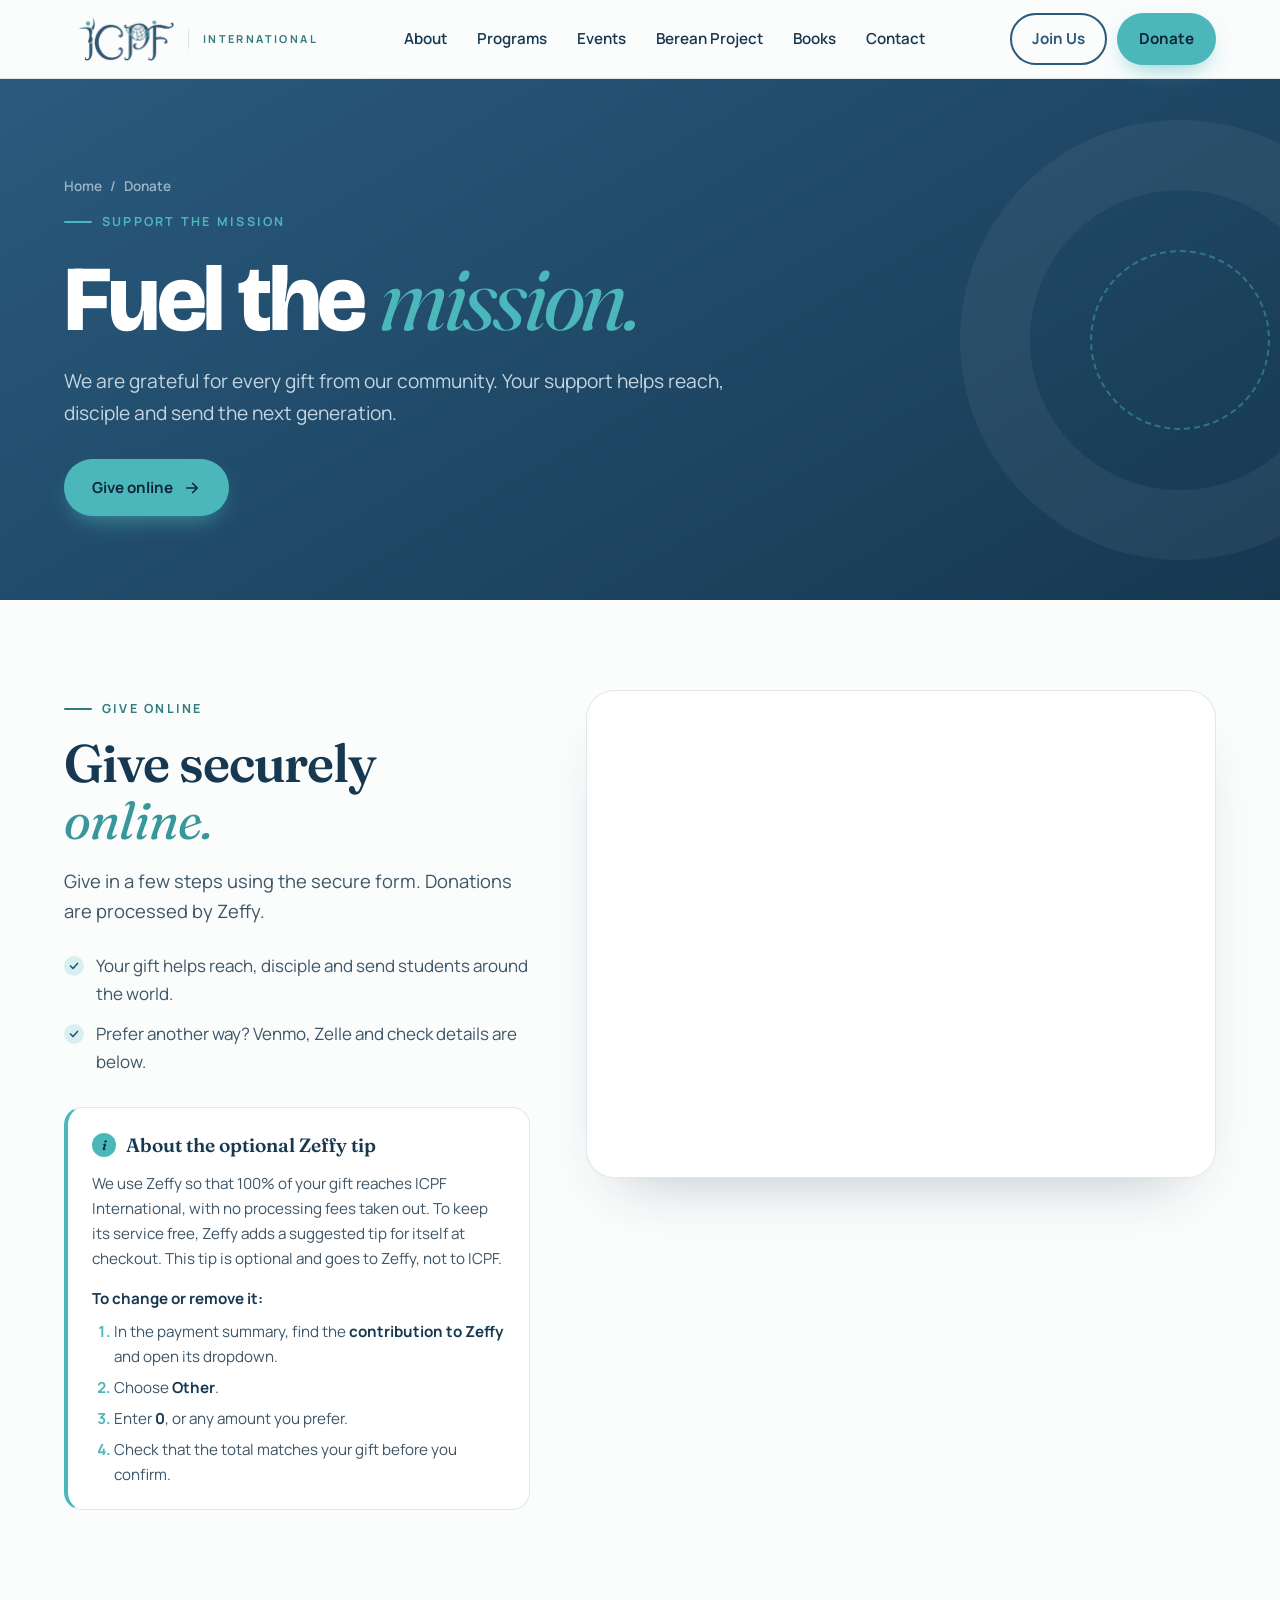
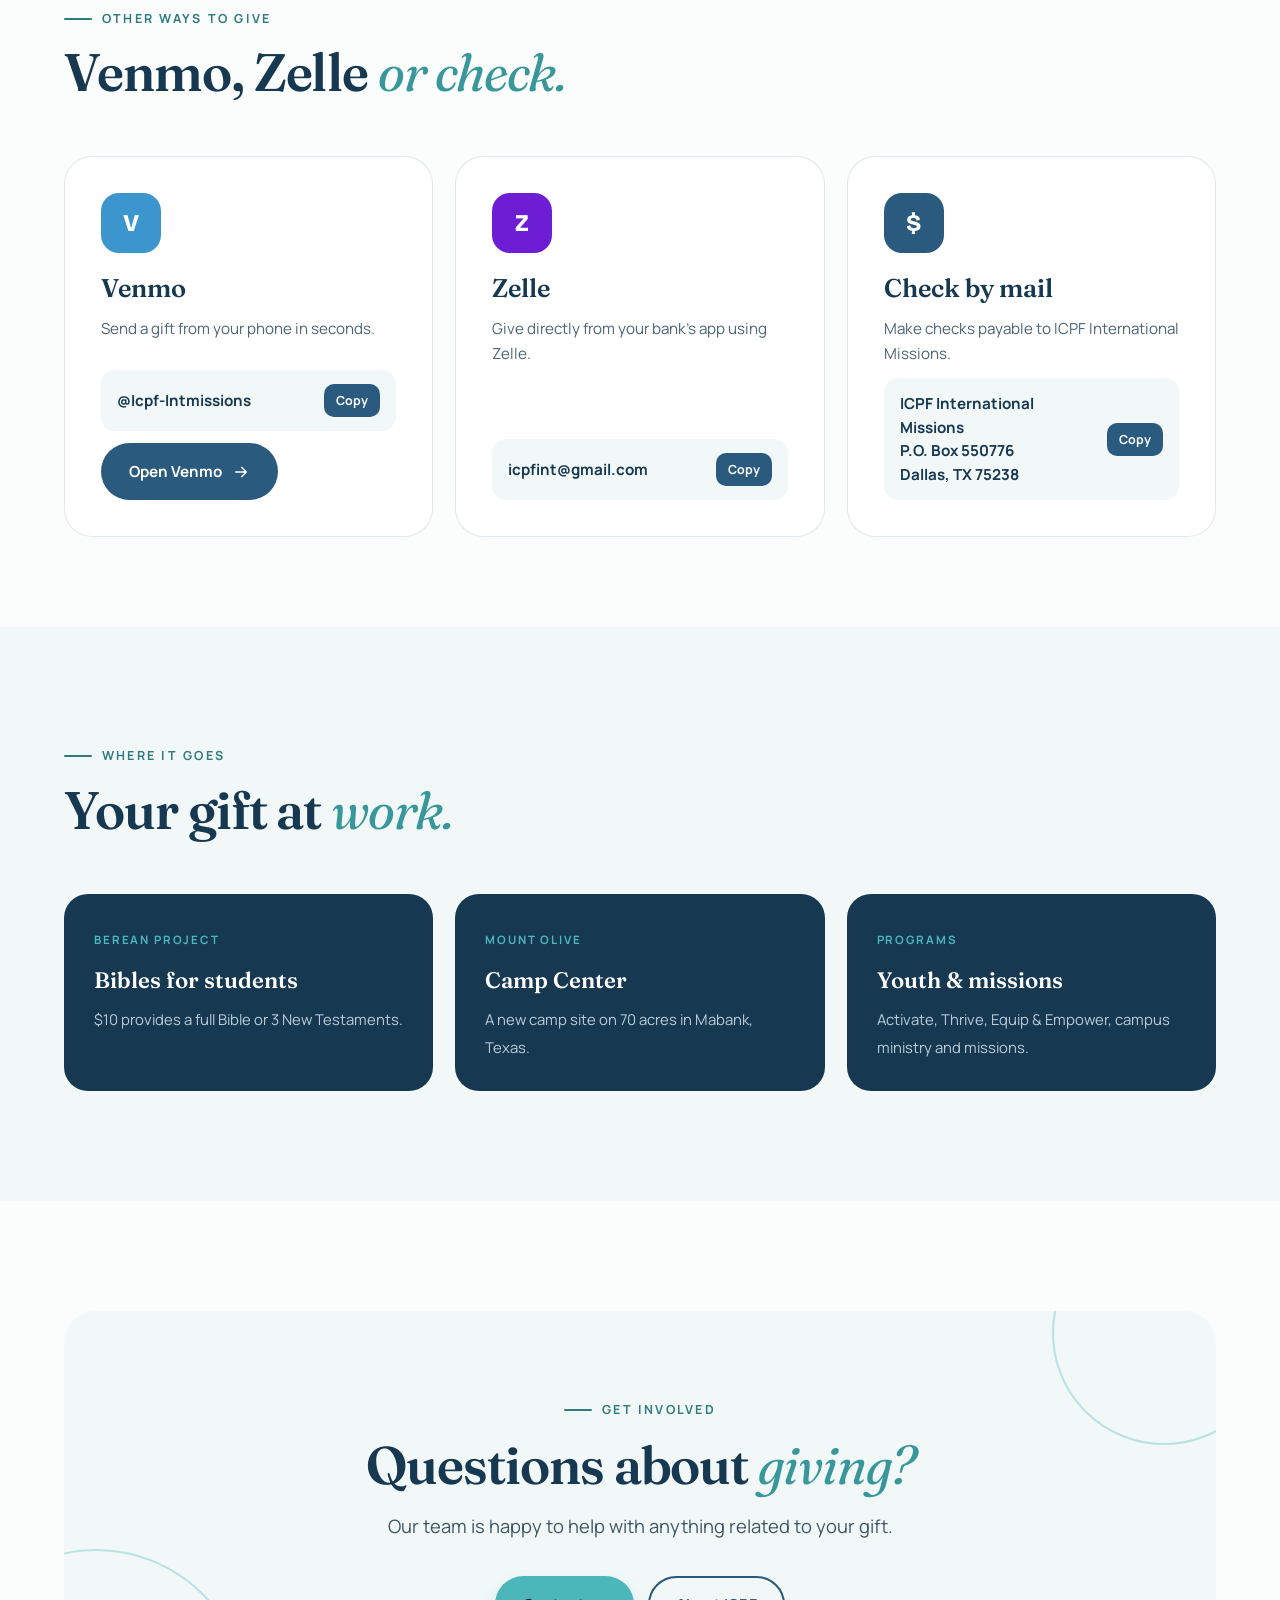
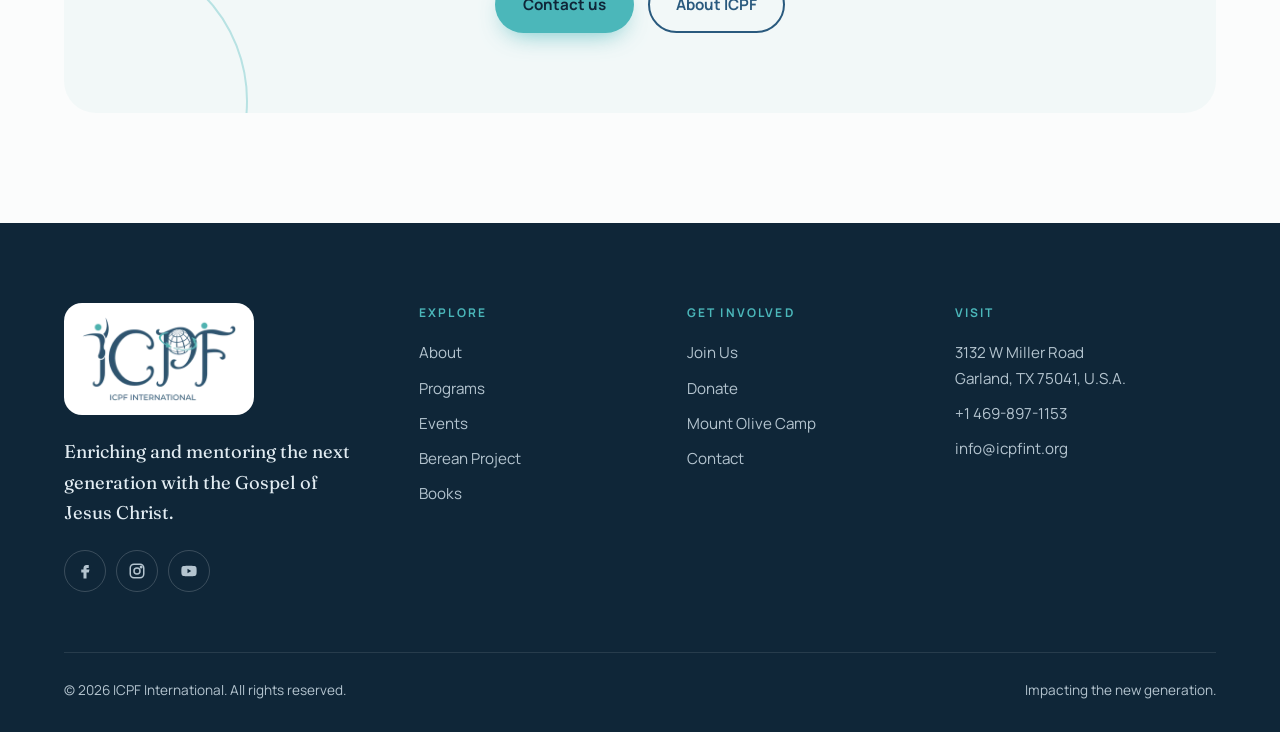
<file: donate.html>
<!DOCTYPE html>
<html lang="en">
<head>
<meta charset="UTF-8">
<meta name="viewport" content="width=device-width, initial-scale=1">
<title>Donate | ICPF International</title>
<meta name="description" content="Give online, or by Venmo, Zelle or check, to help ICPF International reach, disciple and send the next generation.">
<link rel="canonical" href="https://icpfint.org/donate">
<meta property="og:type" content="website">
<meta property="og:site_name" content="ICPF International">
<meta property="og:locale" content="en_US">
<meta property="og:url" content="https://icpfint.org/donate">
<meta property="og:title" content="Donate | ICPF International">
<meta property="og:description" content="Give online, or by Venmo, Zelle or check, to help ICPF International reach, disciple and send the next generation.">
<meta property="og:image" content="https://icpfint.org/assets/images/share/donate.jpg">
<meta property="og:image:secure_url" content="https://icpfint.org/assets/images/share/donate.jpg">
<meta property="og:image:type" content="image/jpeg">
<meta property="og:image:width" content="1200">
<meta property="og:image:height" content="630">
<meta property="og:image:alt" content="Donate | ICPF International">
<meta name="twitter:card" content="summary_large_image">
<meta name="twitter:title" content="Donate | ICPF International">
<meta name="twitter:description" content="Give online, or by Venmo, Zelle or check, to help ICPF International reach, disciple and send the next generation.">
<meta name="twitter:image" content="https://icpfint.org/assets/images/share/donate.jpg">
<meta name="twitter:image:alt" content="Donate | ICPF International">
<meta name="theme-color" content="#163851">
<link rel="icon" type="image/png" href="assets/images/favicon-192.png">
<link rel="apple-touch-icon" href="assets/images/favicon-192.png">
<script>document.documentElement.classList.add('js')</script>
<link rel="preload" href="assets/fonts/manrope-variable.woff2" as="font" type="font/woff2" crossorigin>
<link rel="preload" href="assets/fonts/fraunces-variable.woff2" as="font" type="font/woff2" crossorigin>
<link rel="preload" href="assets/fonts/bricolage-grotesque-variable.woff2" as="font" type="font/woff2" crossorigin>
<link rel="stylesheet" href="assets/css/styles.css">
</head>
<body>
<header>
  <div class="wrap nav">
    <a href="./" class="brand" aria-label="ICPF International home">
      <picture><source srcset="assets/images/logo-mark.webp" type="image/webp"><img src="assets/images/logo-mark.png" alt="ICPF" width="97" height="44"></picture>
      <span class="brand-sub">INTERNATIONAL</span>
    </a>
    <ul class="menu"><li><a href="about">About</a></li><li><a href="programs">Programs</a></li><li><a href="events">Events</a></li><li><a href="berean-project">Berean Project</a></li><li><a href="books">Books</a></li><li><a href="contact">Contact</a></li></ul>
    <div class="nav-cta">
      <a href="join-us" class="btn btn-ghost" style="color:var(--navy)">Join Us</a>
      <a href="donate" class="btn btn-primary">Donate</a>
      <button class="burger" aria-label="Open menu" aria-expanded="false" id="burger">
        <svg viewBox="0 0 24 24" fill="none" stroke="currentColor" stroke-width="2" stroke-linecap="round"><path d="M4 7h16M4 12h16M4 17h10"/></svg>
      </button>
    </div>
  </div>
  <nav class="mobile" id="mobile"><ul><li><a href="about">About</a></li><li><a href="programs">Programs</a></li><li><a href="events">Events</a></li><li><a href="berean-project">Berean Project</a></li><li><a href="books">Books</a></li><li><a href="contact">Contact</a></li><li><a href="join-us">Join Us</a></li><li><a href="donate" class="active">Donate</a></li></ul></nav>
</header>
<main id="top">
<section class="page-hero dark">
  <div class="ring" aria-hidden="true"></div>
  <div class="wrap reveal">
    <div class="crumbs"><a href="./">Home</a><span>/</span><span>Donate</span></div>
    <span class="eyebrow">Support the mission</span>
    <h1>Fuel the <em>mission.</em></h1>
    <p class="lead">We are grateful for every gift from our community. Your support helps reach, disciple and send the next generation.</p><div style="margin-top:30px"><a href="#give-online" class="btn btn-primary">Give online <svg viewBox="0 0 24 24" fill="none" stroke="currentColor" stroke-width="2.2" stroke-linecap="round" stroke-linejoin="round"><path d="M5 12h14M13 6l6 6-6 6"/></svg></a></div>
  </div>
</section>

<section class="section-tight" id="give-online"><div class="wrap">
  <div class="online-grid">
    <div class="online-intro reveal">
      <span class="eyebrow">Give online</span>
      <h2 style="margin:14px 0 18px">Give securely <em>online.</em></h2>
      <p class="lead">Give in a few steps using the secure form. Donations are processed by Zeffy.</p>
      <ul class="checks" style="margin-top:26px">
        <li>Your gift helps reach, disciple and send students around the world.</li>
        <li>Prefer another way? Venmo, Zelle and check details are below.</li>
      </ul>
      <div class="tip-note">
        <div class="tip-head"><span class="tip-ico">i</span><b>About the optional Zeffy tip</b></div>
        <p>We use Zeffy so that 100% of your gift reaches ICPF International, with no processing fees taken out. To keep its service free, Zeffy adds a suggested tip for itself at checkout. This tip is optional and goes to Zeffy, not to ICPF.</p>
        <p class="tip-sub">To change or remove it:</p>
        <ol>
          <li>In the payment summary, find the <b>contribution to Zeffy</b> and open its dropdown.</li>
          <li>Choose <b>Other</b>.</li>
          <li>Enter <b>0</b>, or any amount you prefer.</li>
          <li>Check that the total matches your gift before you confirm.</li>
        </ol>
      </div>
    </div>
    <div class="gift-banner" id="gift-banner" hidden>
      <div class="gb-amt" id="gb-amt"></div>
      <div class="gb-text"><b id="gb-title"></b><span>Enter <strong id="gb-num"></strong> in the amount field of the form below.</span></div>
      <button type="button" class="copy" id="gb-copy">Copy</button>
    </div>
    <div class="zeffy-card reveal"><div>
  <div data-zeffy-embed data-form-url="/embed/donation-form/795c8263-2730-498e-a3b2-f44a069263af"></div>
  <div data-zeffy-embed-fallback style="display:none;">
    <div style="position:relative;overflow:hidden;height:450px;width:100%;"><iframe title='Donation form powered by Zeffy' style='position: absolute; border: 0; top:0;left:0;bottom:0;right:0;width:100%;height:100%' data-zeffy-embed-src='https://www.zeffy.com/embed/donation-form/795c8263-2730-498e-a3b2-f44a069263af' allowpaymentrequest allowTransparency="true"></iframe></div>
  </div>
  <script
    src="https://www.zeffy.com/embed/v2/zeffy-embed.js"
    onerror="document.querySelectorAll('[data-zeffy-embed-fallback]').forEach(function(el){el.style.display='block';el.querySelectorAll('iframe[data-zeffy-embed-src]').forEach(function(f){f.src=f.getAttribute('data-zeffy-embed-src');});});">
  </script>
</div></div>
  </div>
</div></section>

<section class="section-tight" style="padding-top:0"><div class="wrap">
  <div class="head reveal"><div><span class="eyebrow">Other ways to give</span><h2>Venmo, Zelle <em>or check.</em></h2></div></div>
  <div class="give-grid">
    <div class="give reveal">
      <div class="badge" style="background:#3D95CE">V</div>
      <h3>Venmo</h3>
      <p>Send a gift from your phone in seconds.</p>
      <div class="handle"><span>@Icpf-Intmissions</span><button class="copy" data-copy="@Icpf-Intmissions">Copy</button></div>
      <a href="https://account.venmo.com/u/Icpf-Intmissions" class="btn btn-dark" target="_blank" rel="noopener">Open Venmo <svg viewBox="0 0 24 24" fill="none" stroke="currentColor" stroke-width="2.2" stroke-linecap="round" stroke-linejoin="round"><path d="M5 12h14M13 6l6 6-6 6"/></svg></a>
    </div>
    <div class="give reveal">
      <div class="badge" style="background:#6D1ED4">Z</div>
      <h3>Zelle</h3>
      <p>Give directly from your bank's app using Zelle.</p>
      <div class="handle"><span>icpfint@gmail.com</span><button class="copy" data-copy="icpfint@gmail.com">Copy</button></div>
    </div>
    <div class="give reveal">
      <div class="badge" style="background:var(--navy)">$</div>
      <h3>Check by mail</h3>
      <p>Make checks payable to ICPF International Missions.</p>
      <div class="handle"><address>ICPF International Missions<br>P.O. Box 550776<br>Dallas, TX 75238</address><button class="copy" data-copy="ICPF International Missions, P.O. Box 550776, Dallas, TX 75238">Copy</button></div>
    </div>
  </div>
</div></section>

<section class="programs"><div class="wrap">
  <div class="head reveal"><div><span class="eyebrow">Where it goes</span><h2>Your gift at <em>work.</em></h2></div></div>
  <div class="where">
    <a href="berean-project" class="reveal"><span class="tag">Berean Project</span><b>Bibles for students</b><span>$10 provides a full Bible or 3 New Testaments.</span></a>
    <a href="programs#mount-olive" class="reveal"><span class="tag">Mount Olive</span><b>Camp Center</b><span>A new camp site on 70 acres in Mabank, Texas.</span></a>
    <a href="programs" class="reveal"><span class="tag">Programs</span><b>Youth &amp; missions</b><span>Activate, Thrive, Equip &amp; Empower, campus ministry and missions.</span></a>
  </div>
</div></section>
<div class="cta" style="padding-top:110px"><div class="wrap"><div class="cta-box reveal">
  <span class="eyebrow">Get involved</span>
  <h2>Questions about <em>giving?</em></h2>
  <p class="lead">Our team is happy to help with anything related to your gift.</p>
  <div class="cta-actions"><a href="contact" class="btn btn-primary">Contact us</a><a href="about" class="btn btn-ghost" style="color:var(--navy)">About ICPF</a></div>
</div></div></div>
</main>

<footer>
  <div class="wrap">
    <div class="f-grid">
      <div class="f-brand">
        <picture><source srcset="assets/images/logo-full.webp" type="image/webp"><img class="logo-tile" src="assets/images/logo-full.png" alt="ICPF International logo" width="160" height="88" loading="lazy" decoding="async"></picture>
        <p>Enriching and mentoring the next generation with the Gospel of Jesus Christ.</p>
        <div class="social">
          <a href="https://www.facebook.com/icpfinternational" aria-label="Facebook"><svg viewBox="0 0 24 24" fill="currentColor"><path d="M14 8h3V4h-3c-2.8 0-4 1.8-4 4.3V10H7v4h3v8h4v-8h3l1-4h-4V8.6c0-.4.3-.6.6-.6z"/></svg></a>
          <a href="https://www.instagram.com/icpf_international/" aria-label="Instagram"><svg viewBox="0 0 24 24" fill="none" stroke="currentColor" stroke-width="2"><rect x="3" y="3" width="18" height="18" rx="5"/><circle cx="12" cy="12" r="4"/><circle cx="17.5" cy="6.5" r="1" fill="currentColor"/></svg></a>
          <a href="https://www.youtube.com/@icpfinternational8582" aria-label="YouTube"><svg viewBox="0 0 24 24" fill="currentColor"><path d="M22 8.2c-.2-1.6-1-2.6-2.6-2.8C17 5 12 5 12 5s-5 0-7.4.4C3 5.6 2.2 6.6 2 8.2 1.8 9.5 1.8 12 1.8 12s0 2.5.2 3.8c.2 1.6 1 2.6 2.6 2.8C7 19 12 19 12 19s5 0 7.4-.4c1.6-.2 2.4-1.2 2.6-2.8.2-1.3.2-3.8.2-3.8s0-2.5-.2-3.8zM10 15V9l5 3-5 3z"/></svg></a>
        </div>
      </div>
      <div>
        <h2 class="f-h">Explore</h2>
        <ul><li><a href="about">About</a></li><li><a href="programs">Programs</a></li><li><a href="events">Events</a></li><li><a href="berean-project">Berean Project</a></li><li><a href="books">Books</a></li></ul>
      </div>
      <div>
        <h2 class="f-h">Get involved</h2>
        <ul><li><a href="join-us">Join Us</a></li><li><a href="donate">Donate</a></li><li><a href="programs#mount-olive">Mount Olive Camp</a></li><li><a href="contact">Contact</a></li></ul>
      </div>
      <div>
        <h2 class="f-h">Visit</h2>
        <ul>
          <li>3132 W Miller Road<br>Garland, TX 75041, U.S.A.</li>
          <li><a href="tel:+14698971153">+1 469-897-1153</a></li>
          <li><a href="mailto:info@icpfint.org">info@icpfint.org</a></li>
        </ul>
      </div>
    </div>
    <div class="f-bottom">
      <span>&copy; 2026 ICPF International. All rights reserved.</span>
      <span>Impacting the new generation.</span>
    </div>
  </div>
</footer>
<script src="assets/js/main.js" defer></script>
</body>
</html>
</file>
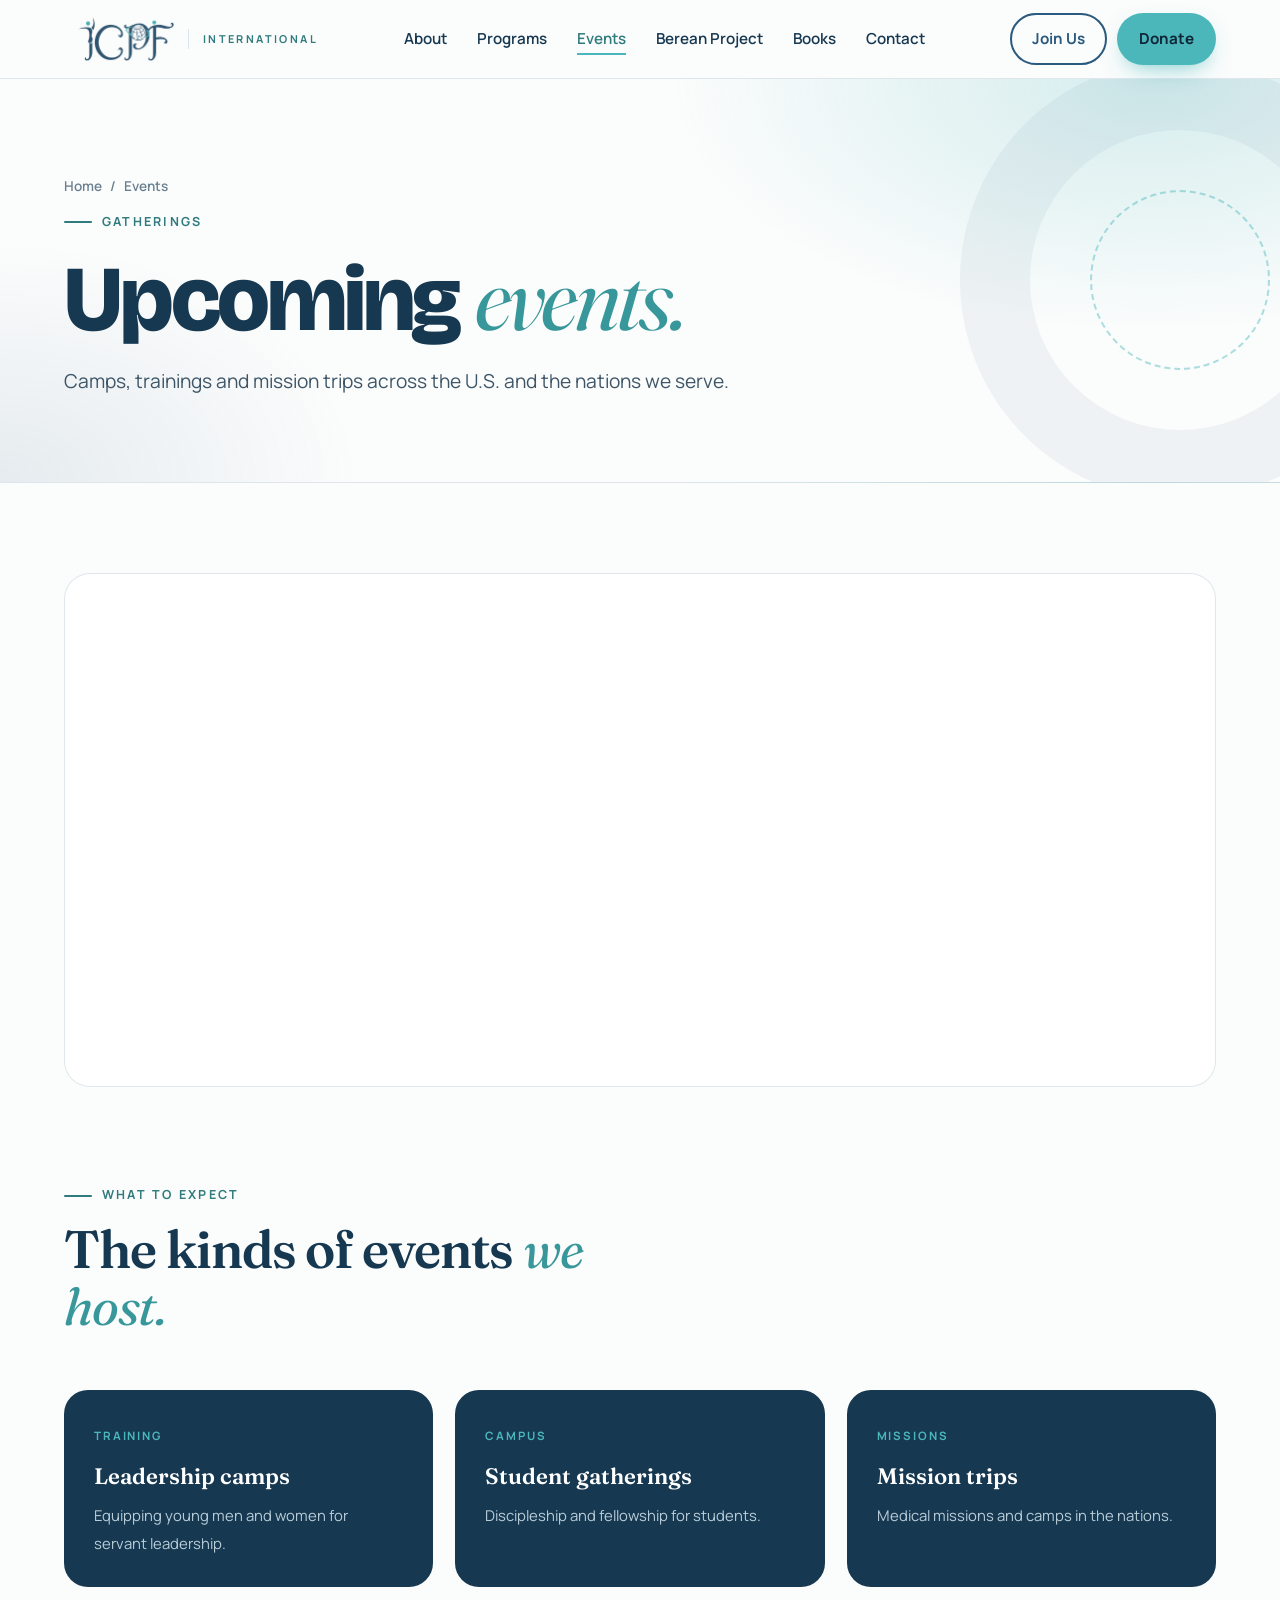
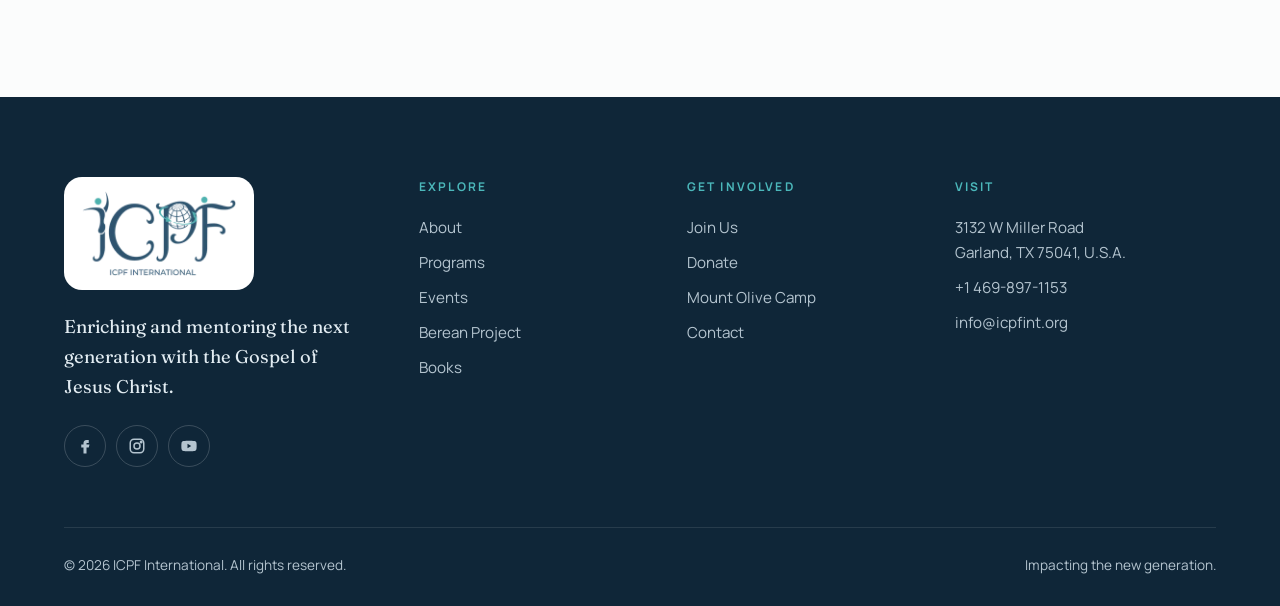
<file: events.html>
<!DOCTYPE html>
<html lang="en">
<head>
<meta charset="UTF-8">
<meta name="viewport" content="width=device-width, initial-scale=1">
<title>Upcoming Events | ICPF International</title>
<meta name="description" content="Upcoming ICPF International camps, trainings and mission trips. See dates and locations, and register online.">
<link rel="canonical" href="https://icpfint.org/events">
<meta property="og:type" content="website">
<meta property="og:site_name" content="ICPF International">
<meta property="og:locale" content="en_US">
<meta property="og:url" content="https://icpfint.org/events">
<meta property="og:title" content="Upcoming Events | ICPF International">
<meta property="og:description" content="Upcoming ICPF International camps, trainings and mission trips. See dates and locations, and register online.">
<meta property="og:image" content="https://icpfint.org/assets/images/share/events.jpg">
<meta property="og:image:secure_url" content="https://icpfint.org/assets/images/share/events.jpg">
<meta property="og:image:type" content="image/jpeg">
<meta property="og:image:width" content="1200">
<meta property="og:image:height" content="630">
<meta property="og:image:alt" content="Upcoming Events | ICPF International">
<meta name="twitter:card" content="summary_large_image">
<meta name="twitter:title" content="Upcoming Events | ICPF International">
<meta name="twitter:description" content="Upcoming ICPF International camps, trainings and mission trips. See dates and locations, and register online.">
<meta name="twitter:image" content="https://icpfint.org/assets/images/share/events.jpg">
<meta name="twitter:image:alt" content="Upcoming Events | ICPF International">
<meta name="theme-color" content="#163851">
<link rel="icon" type="image/png" href="assets/images/favicon-192.png">
<link rel="apple-touch-icon" href="assets/images/favicon-192.png">
<script>document.documentElement.classList.add('js')</script>
<link rel="preload" href="assets/fonts/manrope-variable.woff2" as="font" type="font/woff2" crossorigin>
<link rel="preload" href="assets/fonts/fraunces-variable.woff2" as="font" type="font/woff2" crossorigin>
<link rel="preload" href="assets/fonts/bricolage-grotesque-variable.woff2" as="font" type="font/woff2" crossorigin>
<link rel="stylesheet" href="assets/css/styles.css">
</head>
<body>
<header>
  <div class="wrap nav">
    <a href="./" class="brand" aria-label="ICPF International home">
      <picture><source srcset="assets/images/logo-mark.webp" type="image/webp"><img src="assets/images/logo-mark.png" alt="ICPF" width="97" height="44"></picture>
      <span class="brand-sub">INTERNATIONAL</span>
    </a>
    <ul class="menu"><li><a href="about">About</a></li><li><a href="programs">Programs</a></li><li><a href="events" class="active">Events</a></li><li><a href="berean-project">Berean Project</a></li><li><a href="books">Books</a></li><li><a href="contact">Contact</a></li></ul>
    <div class="nav-cta">
      <a href="join-us" class="btn btn-ghost" style="color:var(--navy)">Join Us</a>
      <a href="donate" class="btn btn-primary">Donate</a>
      <button class="burger" aria-label="Open menu" aria-expanded="false" id="burger">
        <svg viewBox="0 0 24 24" fill="none" stroke="currentColor" stroke-width="2" stroke-linecap="round"><path d="M4 7h16M4 12h16M4 17h10"/></svg>
      </button>
    </div>
  </div>
  <nav class="mobile" id="mobile"><ul><li><a href="about">About</a></li><li><a href="programs">Programs</a></li><li><a href="events" class="active">Events</a></li><li><a href="berean-project">Berean Project</a></li><li><a href="books">Books</a></li><li><a href="contact">Contact</a></li><li><a href="join-us">Join Us</a></li><li><a href="donate">Donate</a></li></ul></nav>
</header>
<main id="top">
<section class="page-hero">
  <div class="ring" aria-hidden="true"></div>
  <div class="wrap reveal">
    <div class="crumbs"><a href="./">Home</a><span>/</span><span>Events</span></div>
    <span class="eyebrow">Gatherings</span>
    <h1>Upcoming <em>events.</em></h1>
    <p class="lead">Camps, trainings and mission trips across the U.S. and the nations we serve.</p>
  </div>
</section>

<section class="section-tight"><div class="wrap">
  <div id="events-root" class="events-root" data-feed="https://icpfint.org-app.com/o/icpfint/feed?format=json" data-org="https://icpfint.org-app.com/o/icpfint" aria-live="polite" aria-busy="true">
    <div class="ev-featured" aria-hidden="true">
      <div class="ev-card ev-skel"><div class="ev-img"></div><div class="ev-body"><i></i><i></i><i></i></div></div>
      <div class="ev-card ev-skel"><div class="ev-img"></div><div class="ev-body"><i></i><i></i><i></i></div></div>
      <div class="ev-card ev-skel"><div class="ev-img"></div><div class="ev-body"><i></i><i></i><i></i></div></div>
    </div>
    <noscript><p class="lead">See all upcoming programs at <a href="https://icpfint.org-app.com/o/icpfint">icpfint.org-app.com</a>.</p></noscript>
  </div>

  <template id="ev-empty">
    <div class="empty">
    <div class="cal"><svg viewBox="0 0 24 24" fill="none" stroke="currentColor" stroke-width="1.8" stroke-linecap="round" stroke-linejoin="round"><rect x="3" y="4" width="18" height="18" rx="3"/><path d="M16 2v4M8 2v4M3 10h18"/><path d="M12 14v4M10 16h4"/></svg></div>
    <h2>New dates are <em>on the way.</em></h2>
    <p class="lead">There are no upcoming events posted right now. Follow us for announcements, or get in touch to invite our team to your church, campus or group.</p>
    <div class="actions">
      <a href="https://www.facebook.com/icpfinternational" class="btn btn-dark">Follow on Facebook</a>
      <a href="https://www.instagram.com/icpf_international/" class="btn btn-ghost" style="color:var(--navy)">Instagram</a>
      <a href="contact" class="btn btn-ghost" style="color:var(--navy)">Invite our team</a>
    </div>
  </div>
  </template>

  <template id="ev-fallback">
    <div class="ev-frame">
      <iframe src="https://icpfint.org-app.com/o/icpfint/embed" title="Programs from ICPF International" data-org-app-frame loading="lazy"
        style="width:100%;min-height:480px;border:0" sandbox="allow-scripts allow-same-origin allow-popups allow-popups-to-escape-sandbox allow-top-navigation-by-user-activation"></iframe>
    </div>
  </template>
</div></section>


<section style="padding-top:0"><div class="wrap">
  <div class="head reveal"><div><span class="eyebrow">What to expect</span><h2>The kinds of events <em>we host.</em></h2></div></div>
  <div class="where">
    <a href="programs#equip-empower" class="reveal"><span class="tag">Training</span><b>Leadership camps</b><span>Equipping young men and women for servant leadership.</span></a>
    <a href="programs#campus-ministry" class="reveal"><span class="tag">Campus</span><b>Student gatherings</b><span>Discipleship and fellowship for students.</span></a>
    <a href="programs" class="reveal"><span class="tag">Missions</span><b>Mission trips</b><span>Medical missions and camps in the nations.</span></a>
  </div>
</div></section>
<script src="assets/js/events.js" defer></script>
</main>

<footer>
  <div class="wrap">
    <div class="f-grid">
      <div class="f-brand">
        <picture><source srcset="assets/images/logo-full.webp" type="image/webp"><img class="logo-tile" src="assets/images/logo-full.png" alt="ICPF International logo" width="160" height="88" loading="lazy" decoding="async"></picture>
        <p>Enriching and mentoring the next generation with the Gospel of Jesus Christ.</p>
        <div class="social">
          <a href="https://www.facebook.com/icpfinternational" aria-label="Facebook"><svg viewBox="0 0 24 24" fill="currentColor"><path d="M14 8h3V4h-3c-2.8 0-4 1.8-4 4.3V10H7v4h3v8h4v-8h3l1-4h-4V8.6c0-.4.3-.6.6-.6z"/></svg></a>
          <a href="https://www.instagram.com/icpf_international/" aria-label="Instagram"><svg viewBox="0 0 24 24" fill="none" stroke="currentColor" stroke-width="2"><rect x="3" y="3" width="18" height="18" rx="5"/><circle cx="12" cy="12" r="4"/><circle cx="17.5" cy="6.5" r="1" fill="currentColor"/></svg></a>
          <a href="https://www.youtube.com/@icpfinternational8582" aria-label="YouTube"><svg viewBox="0 0 24 24" fill="currentColor"><path d="M22 8.2c-.2-1.6-1-2.6-2.6-2.8C17 5 12 5 12 5s-5 0-7.4.4C3 5.6 2.2 6.6 2 8.2 1.8 9.5 1.8 12 1.8 12s0 2.5.2 3.8c.2 1.6 1 2.6 2.6 2.8C7 19 12 19 12 19s5 0 7.4-.4c1.6-.2 2.4-1.2 2.6-2.8.2-1.3.2-3.8.2-3.8s0-2.5-.2-3.8zM10 15V9l5 3-5 3z"/></svg></a>
        </div>
      </div>
      <div>
        <h2 class="f-h">Explore</h2>
        <ul><li><a href="about">About</a></li><li><a href="programs">Programs</a></li><li><a href="events">Events</a></li><li><a href="berean-project">Berean Project</a></li><li><a href="books">Books</a></li></ul>
      </div>
      <div>
        <h2 class="f-h">Get involved</h2>
        <ul><li><a href="join-us">Join Us</a></li><li><a href="donate">Donate</a></li><li><a href="programs#mount-olive">Mount Olive Camp</a></li><li><a href="contact">Contact</a></li></ul>
      </div>
      <div>
        <h2 class="f-h">Visit</h2>
        <ul>
          <li>3132 W Miller Road<br>Garland, TX 75041, U.S.A.</li>
          <li><a href="tel:+14698971153">+1 469-897-1153</a></li>
          <li><a href="mailto:info@icpfint.org">info@icpfint.org</a></li>
        </ul>
      </div>
    </div>
    <div class="f-bottom">
      <span>&copy; 2026 ICPF International. All rights reserved.</span>
      <span>Impacting the new generation.</span>
    </div>
  </div>
</footer>
<script src="assets/js/main.js" defer></script>
</body>
</html>
</file>
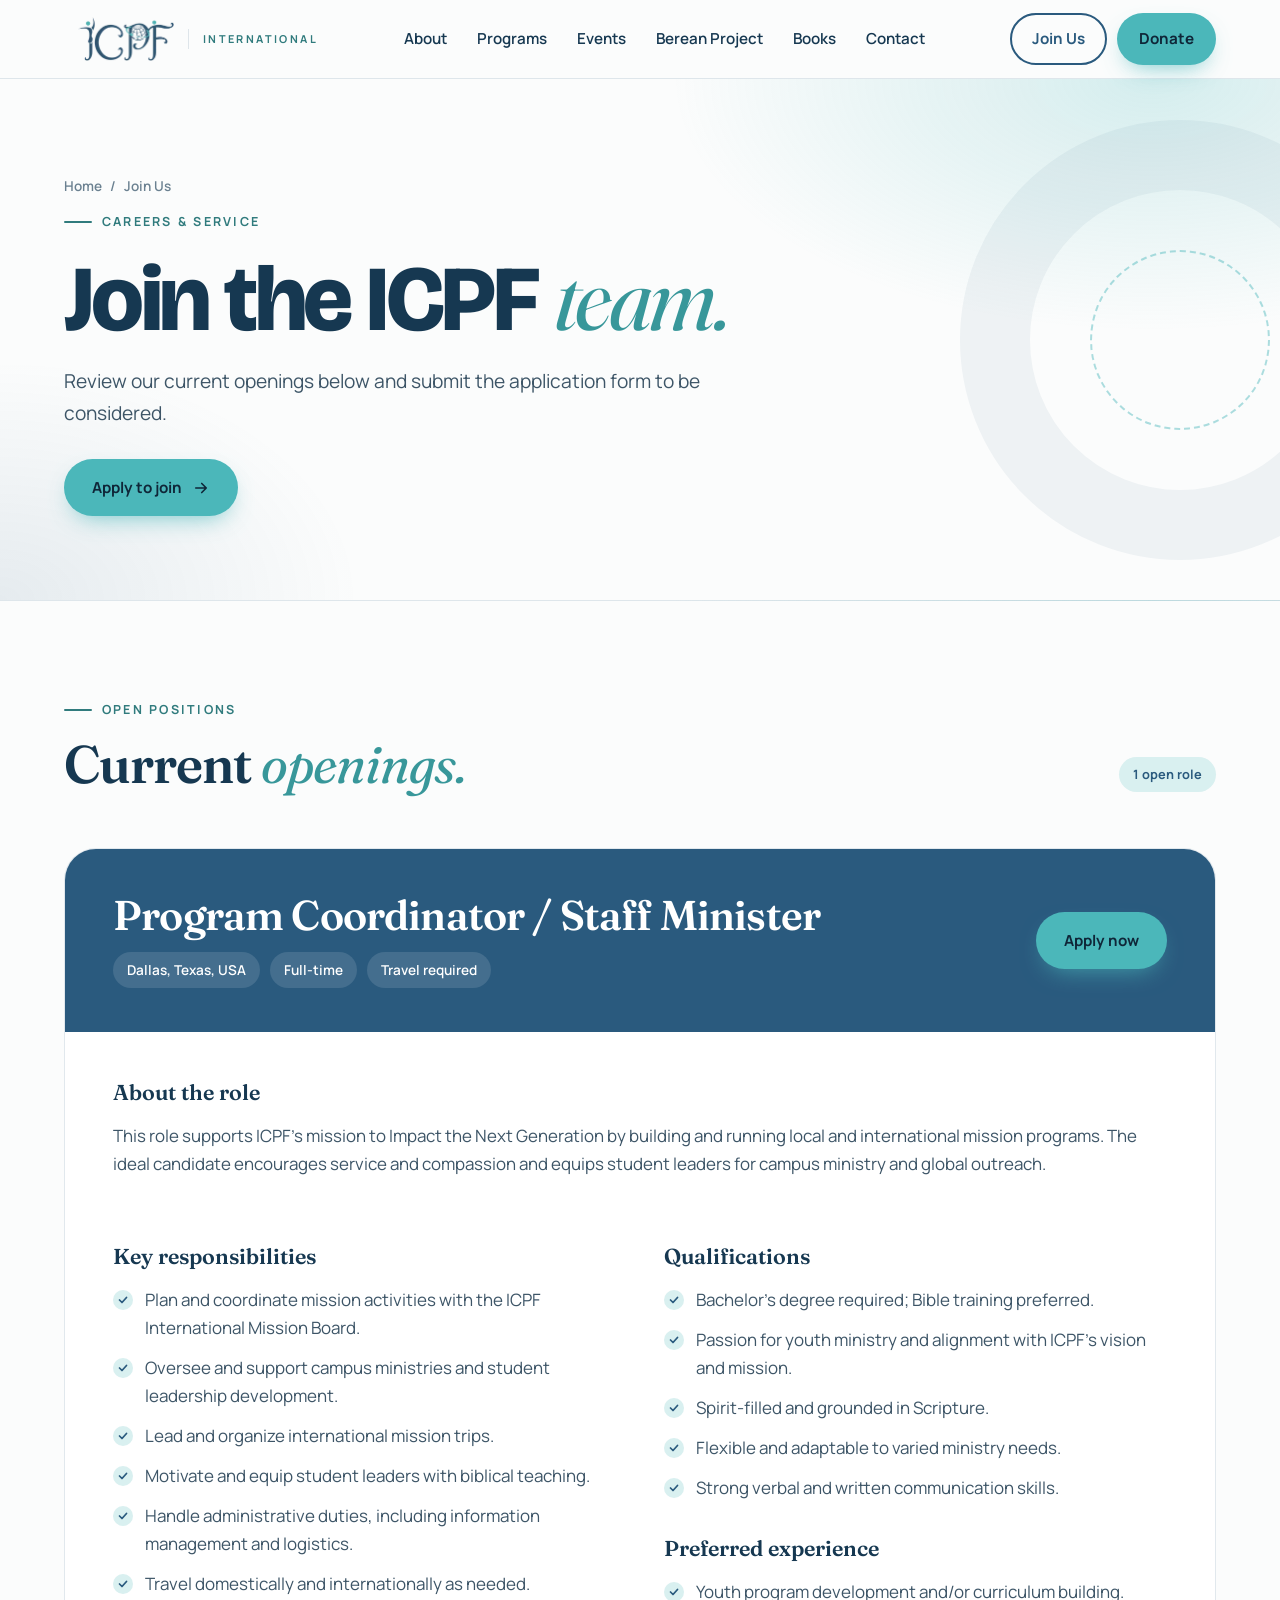
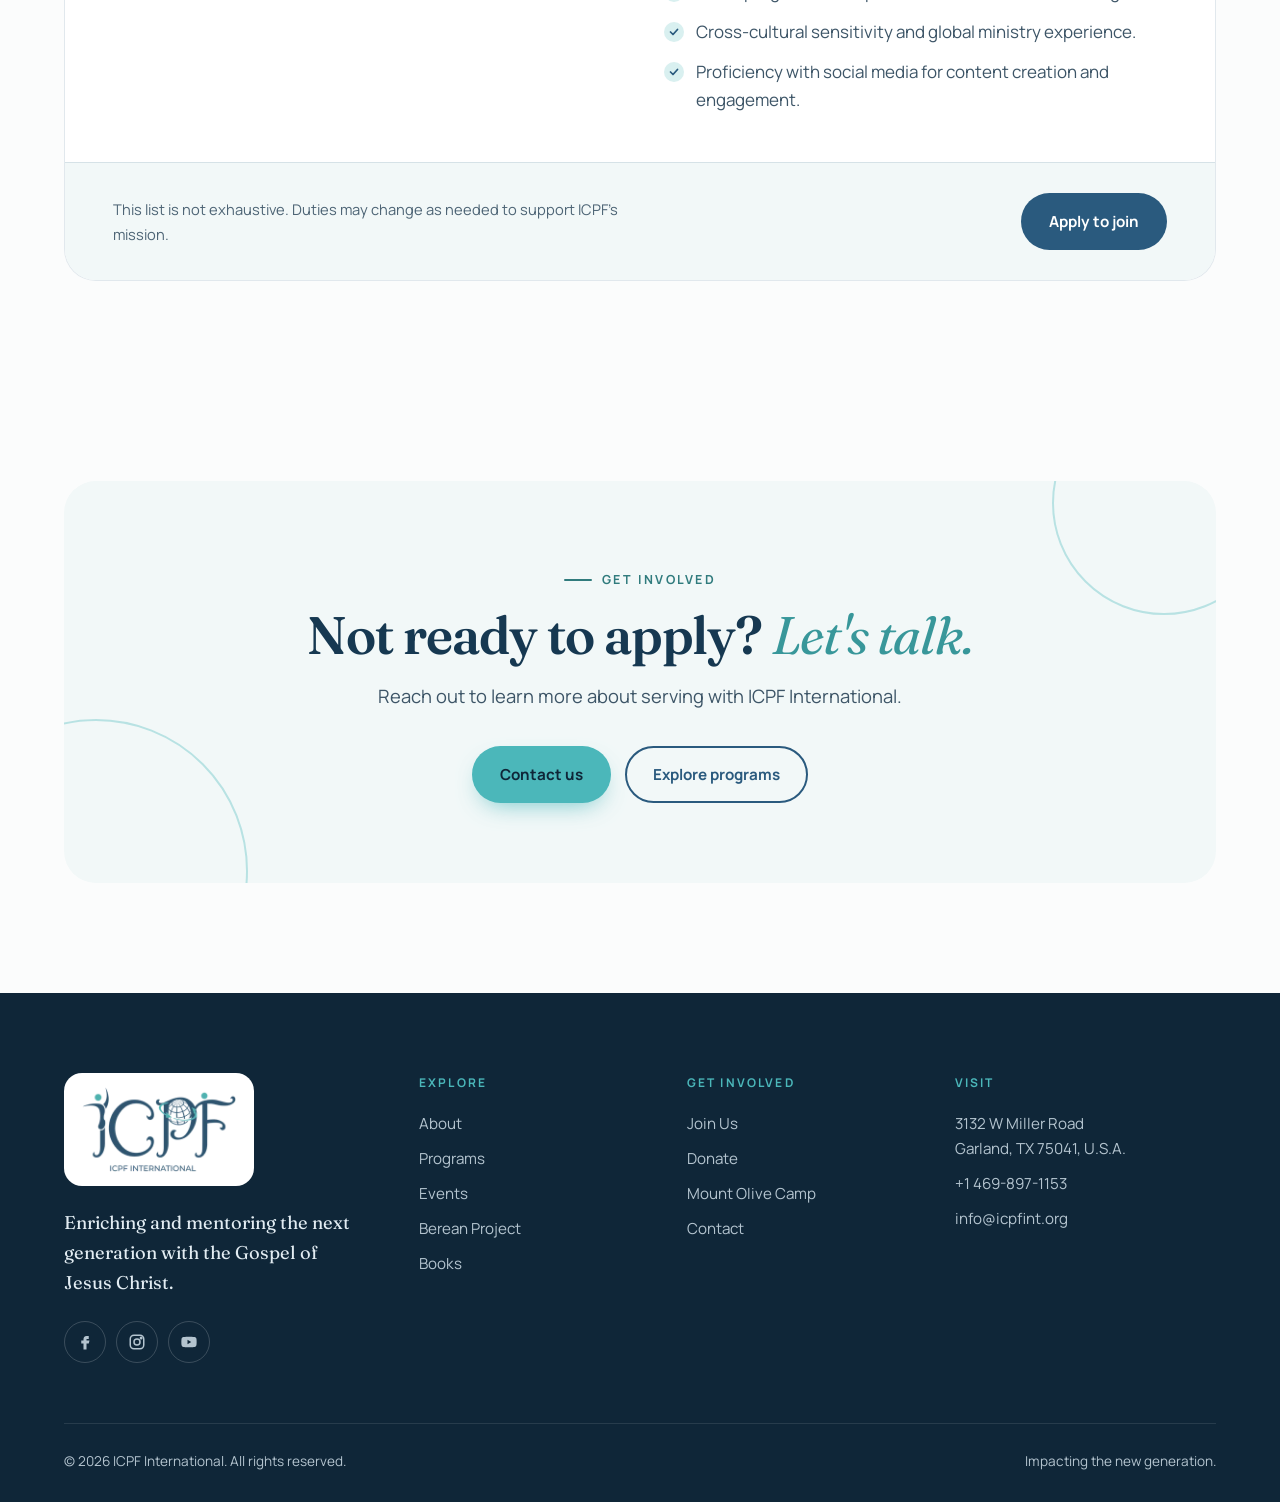
<file: join-us.html>
<!DOCTYPE html>
<html lang="en">
<head>
<meta charset="UTF-8">
<meta name="viewport" content="width=device-width, initial-scale=1">
<title>Join Us | ICPF International</title>
<meta name="description" content="Join the ICPF International team. Current opening: Program Coordinator / Staff Minister in Dallas, Texas.">
<link rel="canonical" href="https://icpfint.org/join-us">
<meta property="og:type" content="website">
<meta property="og:site_name" content="ICPF International">
<meta property="og:locale" content="en_US">
<meta property="og:url" content="https://icpfint.org/join-us">
<meta property="og:title" content="Join Us | ICPF International">
<meta property="og:description" content="Join the ICPF International team. Current opening: Program Coordinator / Staff Minister in Dallas, Texas.">
<meta property="og:image" content="https://icpfint.org/assets/images/share/join-us.jpg">
<meta property="og:image:secure_url" content="https://icpfint.org/assets/images/share/join-us.jpg">
<meta property="og:image:type" content="image/jpeg">
<meta property="og:image:width" content="1200">
<meta property="og:image:height" content="630">
<meta property="og:image:alt" content="Join Us | ICPF International">
<meta name="twitter:card" content="summary_large_image">
<meta name="twitter:title" content="Join Us | ICPF International">
<meta name="twitter:description" content="Join the ICPF International team. Current opening: Program Coordinator / Staff Minister in Dallas, Texas.">
<meta name="twitter:image" content="https://icpfint.org/assets/images/share/join-us.jpg">
<meta name="twitter:image:alt" content="Join Us | ICPF International">
<meta name="theme-color" content="#163851">
<link rel="icon" type="image/png" href="assets/images/favicon-192.png">
<link rel="apple-touch-icon" href="assets/images/favicon-192.png">
<script>document.documentElement.classList.add('js')</script>
<link rel="preload" href="assets/fonts/manrope-variable.woff2" as="font" type="font/woff2" crossorigin>
<link rel="preload" href="assets/fonts/fraunces-variable.woff2" as="font" type="font/woff2" crossorigin>
<link rel="preload" href="assets/fonts/bricolage-grotesque-variable.woff2" as="font" type="font/woff2" crossorigin>
<link rel="stylesheet" href="assets/css/styles.css">
</head>
<body>
<header>
  <div class="wrap nav">
    <a href="./" class="brand" aria-label="ICPF International home">
      <picture><source srcset="assets/images/logo-mark.webp" type="image/webp"><img src="assets/images/logo-mark.png" alt="ICPF" width="97" height="44"></picture>
      <span class="brand-sub">INTERNATIONAL</span>
    </a>
    <ul class="menu"><li><a href="about">About</a></li><li><a href="programs">Programs</a></li><li><a href="events">Events</a></li><li><a href="berean-project">Berean Project</a></li><li><a href="books">Books</a></li><li><a href="contact">Contact</a></li></ul>
    <div class="nav-cta">
      <a href="join-us" class="btn btn-ghost" style="color:var(--navy)">Join Us</a>
      <a href="donate" class="btn btn-primary">Donate</a>
      <button class="burger" aria-label="Open menu" aria-expanded="false" id="burger">
        <svg viewBox="0 0 24 24" fill="none" stroke="currentColor" stroke-width="2" stroke-linecap="round"><path d="M4 7h16M4 12h16M4 17h10"/></svg>
      </button>
    </div>
  </div>
  <nav class="mobile" id="mobile"><ul><li><a href="about">About</a></li><li><a href="programs">Programs</a></li><li><a href="events">Events</a></li><li><a href="berean-project">Berean Project</a></li><li><a href="books">Books</a></li><li><a href="contact">Contact</a></li><li><a href="join-us" class="active">Join Us</a></li><li><a href="donate">Donate</a></li></ul></nav>
</header>
<main id="top">
<section class="page-hero">
  <div class="ring" aria-hidden="true"></div>
  <div class="wrap reveal">
    <div class="crumbs"><a href="./">Home</a><span>/</span><span>Join Us</span></div>
    <span class="eyebrow">Careers &amp; service</span>
    <h1>Join the ICPF <em>team.</em></h1>
    <p class="lead">Review our current openings below and submit the application form to be considered.</p><div style="margin-top:30px"><a href="https://forms.gle/TJoUPyVmhvjjLEXP8" class="btn btn-primary" target="_blank" rel="noopener">Apply to join <svg viewBox="0 0 24 24" fill="none" stroke="currentColor" stroke-width="2.2" stroke-linecap="round" stroke-linejoin="round"><path d="M5 12h14M13 6l6 6-6 6"/></svg></a></div>
  </div>
</section>

<section class="section-tight"><div class="wrap">
  <div class="head reveal"><div><span class="eyebrow">Open positions</span><h2>Current <em>openings.</em></h2></div><span class="pill">1 open role</span></div>
  <article class="job reveal">
    <div class="job-head">
      <div><h2>Program Coordinator / Staff Minister</h2>
        <div class="job-meta"><span>Dallas, Texas, USA</span><span>Full-time</span><span>Travel required</span></div></div>
      <a href="https://forms.gle/TJoUPyVmhvjjLEXP8" class="btn btn-primary" target="_blank" rel="noopener">Apply now</a>
    </div>
    <div class="job-body">
      <div class="full prose"><h3>About the role</h3><p>This role supports ICPF's mission to Impact the Next Generation by building and running local and international mission programs. The ideal candidate encourages service and compassion and equips student leaders for campus ministry and global outreach.</p></div>
      <div><h3>Key responsibilities</h3><ul class="checks">
        <li>Plan and coordinate mission activities with the ICPF International Mission Board.</li>
        <li>Oversee and support campus ministries and student leadership development.</li>
        <li>Lead and organize international mission trips.</li>
        <li>Motivate and equip student leaders with biblical teaching.</li>
        <li>Handle administrative duties, including information management and logistics.</li>
        <li>Travel domestically and internationally as needed.</li></ul></div>
      <div><h3>Qualifications</h3><ul class="checks">
        <li>Bachelor's degree required; Bible training preferred.</li>
        <li>Passion for youth ministry and alignment with ICPF's vision and mission.</li>
        <li>Spirit-filled and grounded in Scripture.</li>
        <li>Flexible and adaptable to varied ministry needs.</li>
        <li>Strong verbal and written communication skills.</li></ul>
        <h3 style="margin-top:34px">Preferred experience</h3><ul class="checks">
        <li>Youth program development and/or curriculum building.</li>
        <li>Cross-cultural sensitivity and global ministry experience.</li>
        <li>Proficiency with social media for content creation and engagement.</li></ul></div>
    </div>
    <div class="job-foot"><p>This list is not exhaustive. Duties may change as needed to support ICPF's mission.</p><a href="https://forms.gle/TJoUPyVmhvjjLEXP8" class="btn btn-dark" target="_blank" rel="noopener">Apply to join</a></div>
  </article>
</div></section>
<div class="cta" style="padding-top:110px"><div class="wrap"><div class="cta-box reveal">
  <span class="eyebrow">Get involved</span>
  <h2>Not ready to apply? <em>Let's talk.</em></h2>
  <p class="lead">Reach out to learn more about serving with ICPF International.</p>
  <div class="cta-actions"><a href="contact" class="btn btn-primary">Contact us</a><a href="programs" class="btn btn-ghost" style="color:var(--navy)">Explore programs</a></div>
</div></div></div>
</main>

<footer>
  <div class="wrap">
    <div class="f-grid">
      <div class="f-brand">
        <picture><source srcset="assets/images/logo-full.webp" type="image/webp"><img class="logo-tile" src="assets/images/logo-full.png" alt="ICPF International logo" width="160" height="88" loading="lazy" decoding="async"></picture>
        <p>Enriching and mentoring the next generation with the Gospel of Jesus Christ.</p>
        <div class="social">
          <a href="https://www.facebook.com/icpfinternational" aria-label="Facebook"><svg viewBox="0 0 24 24" fill="currentColor"><path d="M14 8h3V4h-3c-2.8 0-4 1.8-4 4.3V10H7v4h3v8h4v-8h3l1-4h-4V8.6c0-.4.3-.6.6-.6z"/></svg></a>
          <a href="https://www.instagram.com/icpf_international/" aria-label="Instagram"><svg viewBox="0 0 24 24" fill="none" stroke="currentColor" stroke-width="2"><rect x="3" y="3" width="18" height="18" rx="5"/><circle cx="12" cy="12" r="4"/><circle cx="17.5" cy="6.5" r="1" fill="currentColor"/></svg></a>
          <a href="https://www.youtube.com/@icpfinternational8582" aria-label="YouTube"><svg viewBox="0 0 24 24" fill="currentColor"><path d="M22 8.2c-.2-1.6-1-2.6-2.6-2.8C17 5 12 5 12 5s-5 0-7.4.4C3 5.6 2.2 6.6 2 8.2 1.8 9.5 1.8 12 1.8 12s0 2.5.2 3.8c.2 1.6 1 2.6 2.6 2.8C7 19 12 19 12 19s5 0 7.4-.4c1.6-.2 2.4-1.2 2.6-2.8.2-1.3.2-3.8.2-3.8s0-2.5-.2-3.8zM10 15V9l5 3-5 3z"/></svg></a>
        </div>
      </div>
      <div>
        <h2 class="f-h">Explore</h2>
        <ul><li><a href="about">About</a></li><li><a href="programs">Programs</a></li><li><a href="events">Events</a></li><li><a href="berean-project">Berean Project</a></li><li><a href="books">Books</a></li></ul>
      </div>
      <div>
        <h2 class="f-h">Get involved</h2>
        <ul><li><a href="join-us">Join Us</a></li><li><a href="donate">Donate</a></li><li><a href="programs#mount-olive">Mount Olive Camp</a></li><li><a href="contact">Contact</a></li></ul>
      </div>
      <div>
        <h2 class="f-h">Visit</h2>
        <ul>
          <li>3132 W Miller Road<br>Garland, TX 75041, U.S.A.</li>
          <li><a href="tel:+14698971153">+1 469-897-1153</a></li>
          <li><a href="mailto:info@icpfint.org">info@icpfint.org</a></li>
        </ul>
      </div>
    </div>
    <div class="f-bottom">
      <span>&copy; 2026 ICPF International. All rights reserved.</span>
      <span>Impacting the new generation.</span>
    </div>
  </div>
</footer>
<script src="assets/js/main.js" defer></script>
</body>
</html>
</file>
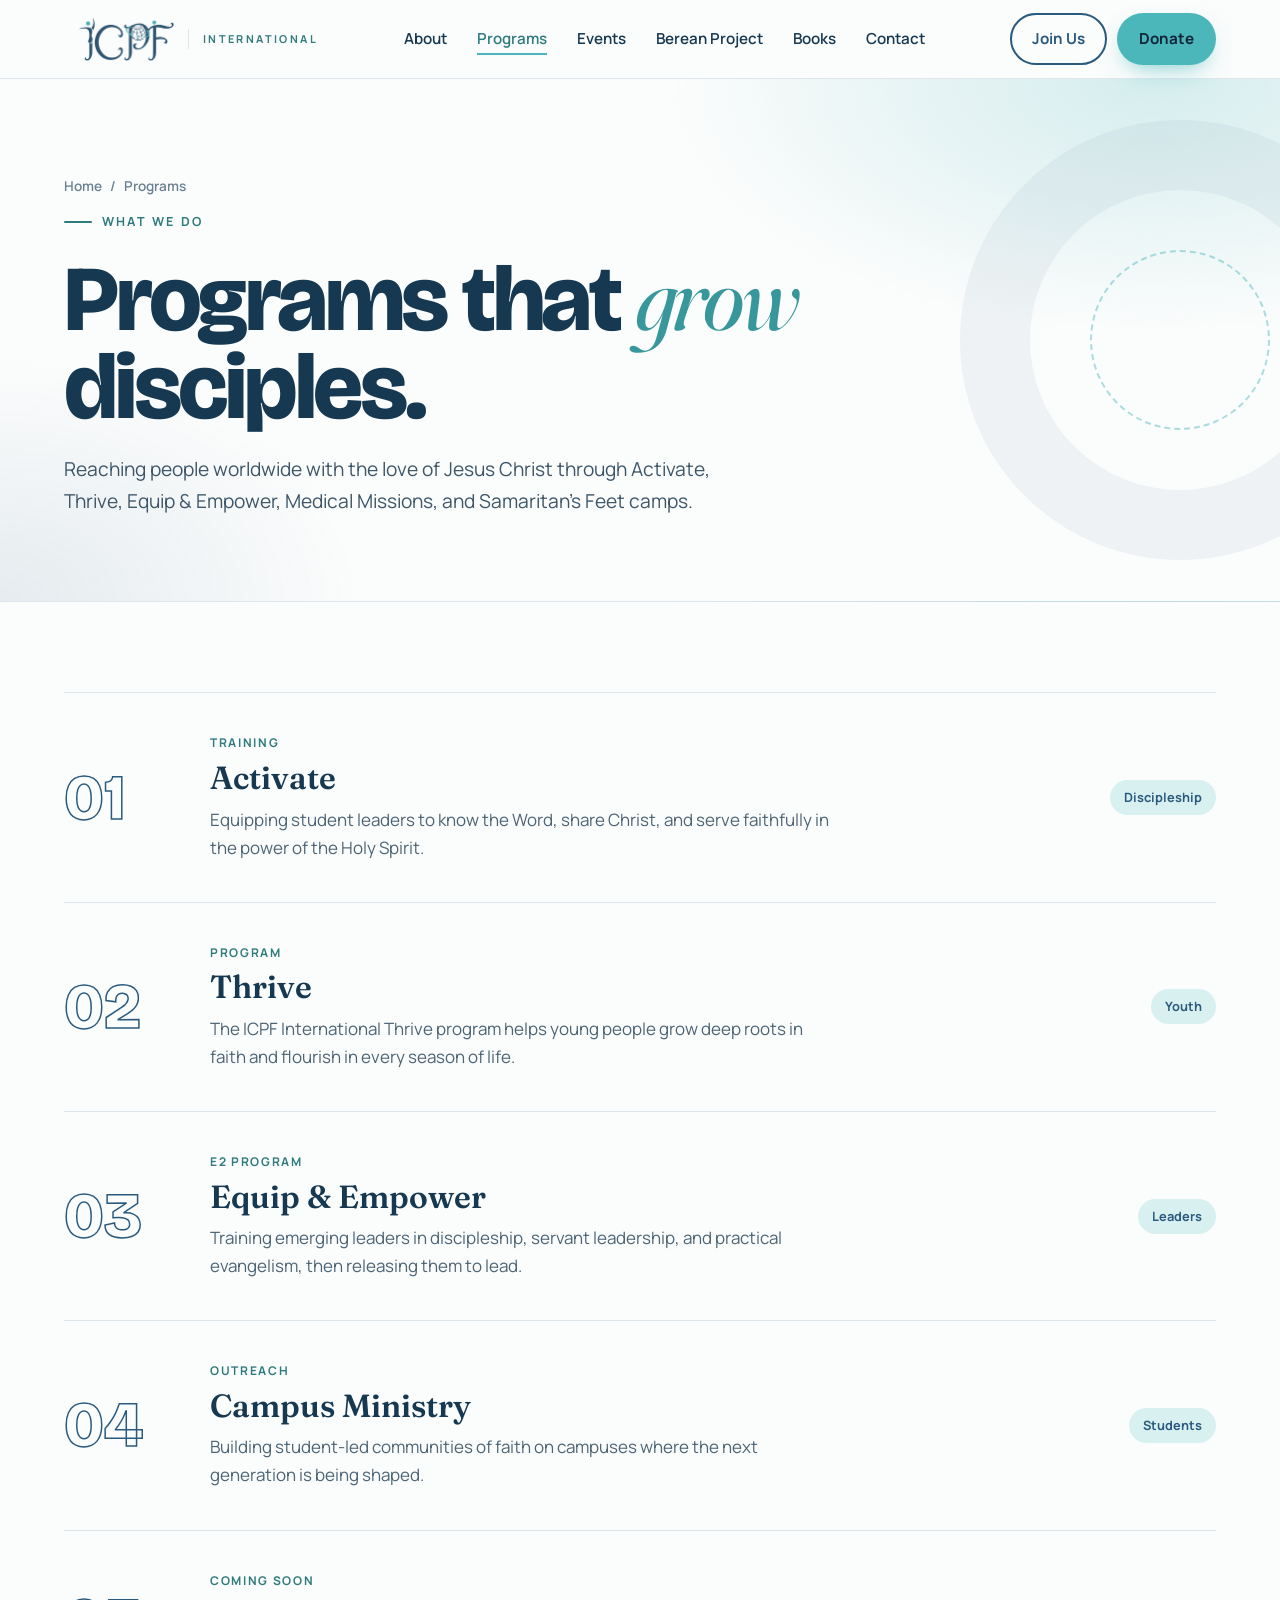
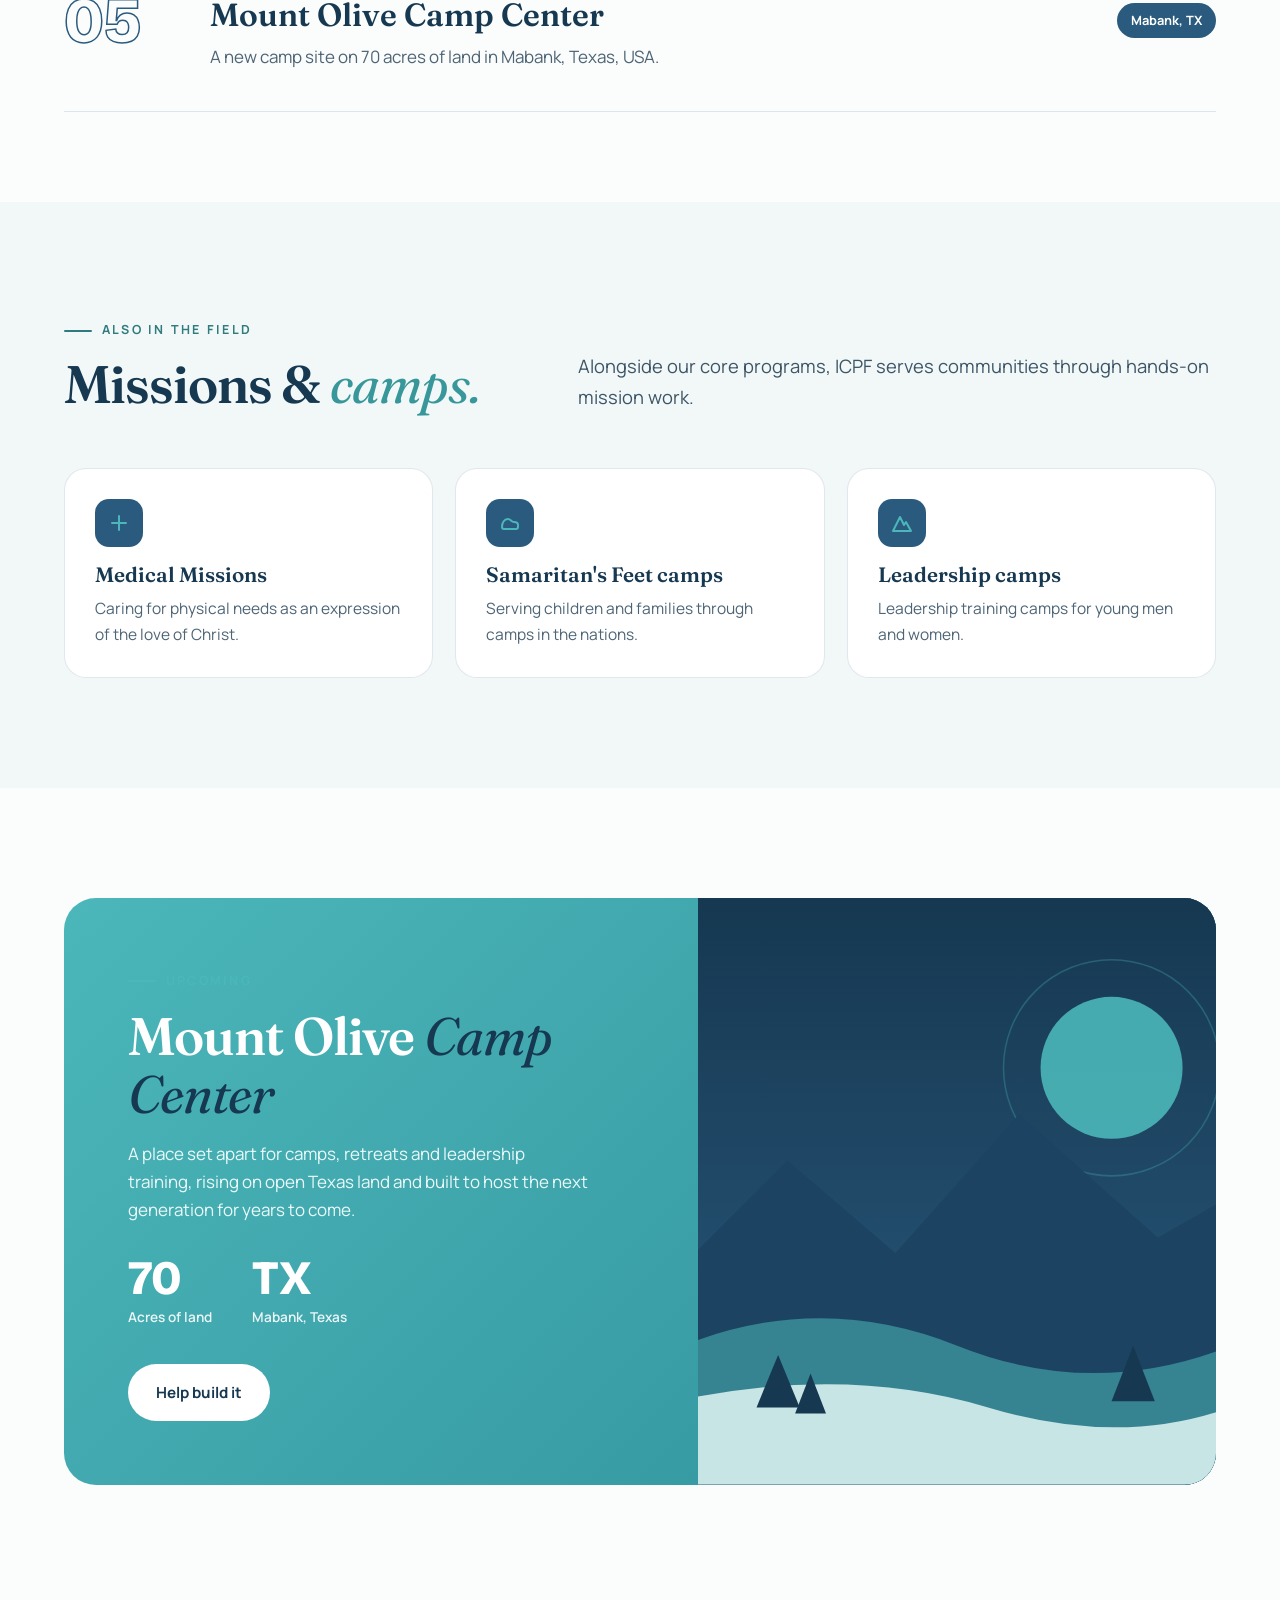
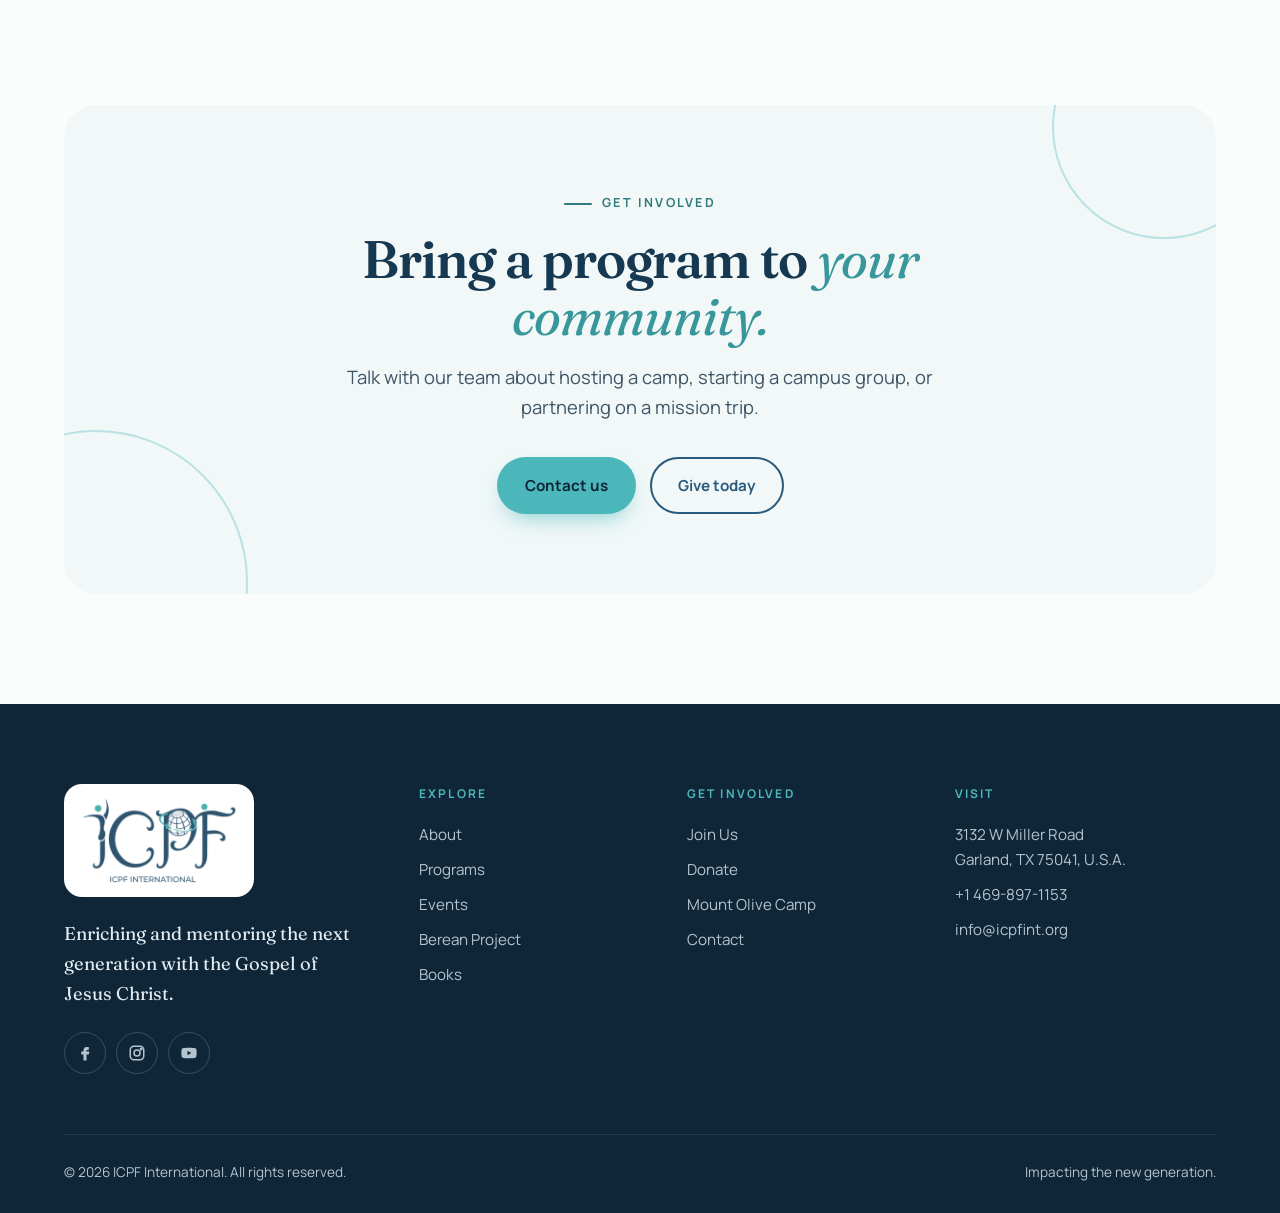
<file: programs.html>
<!DOCTYPE html>
<html lang="en">
<head>
<meta charset="UTF-8">
<meta name="viewport" content="width=device-width, initial-scale=1">
<title>Programs | ICPF International</title>
<meta name="description" content="Activate, Thrive, Equip & Empower, Campus Ministry and the new Mount Olive Camp Center: how ICPF International disciples young people.">
<link rel="canonical" href="https://icpfint.org/programs">
<meta property="og:type" content="website">
<meta property="og:site_name" content="ICPF International">
<meta property="og:locale" content="en_US">
<meta property="og:url" content="https://icpfint.org/programs">
<meta property="og:title" content="Programs | ICPF International">
<meta property="og:description" content="Activate, Thrive, Equip &amp; Empower, Campus Ministry and the new Mount Olive Camp Center: how ICPF International disciples young people.">
<meta property="og:image" content="https://icpfint.org/assets/images/share/programs.jpg">
<meta property="og:image:secure_url" content="https://icpfint.org/assets/images/share/programs.jpg">
<meta property="og:image:type" content="image/jpeg">
<meta property="og:image:width" content="1200">
<meta property="og:image:height" content="630">
<meta property="og:image:alt" content="Programs | ICPF International">
<meta name="twitter:card" content="summary_large_image">
<meta name="twitter:title" content="Programs | ICPF International">
<meta name="twitter:description" content="Activate, Thrive, Equip &amp; Empower, Campus Ministry and the new Mount Olive Camp Center: how ICPF International disciples young people.">
<meta name="twitter:image" content="https://icpfint.org/assets/images/share/programs.jpg">
<meta name="twitter:image:alt" content="Programs | ICPF International">
<meta name="theme-color" content="#163851">
<link rel="icon" type="image/png" href="assets/images/favicon-192.png">
<link rel="apple-touch-icon" href="assets/images/favicon-192.png">
<script>document.documentElement.classList.add('js')</script>
<link rel="preload" href="assets/fonts/manrope-variable.woff2" as="font" type="font/woff2" crossorigin>
<link rel="preload" href="assets/fonts/fraunces-variable.woff2" as="font" type="font/woff2" crossorigin>
<link rel="preload" href="assets/fonts/bricolage-grotesque-variable.woff2" as="font" type="font/woff2" crossorigin>
<link rel="stylesheet" href="assets/css/styles.css">
</head>
<body>
<header>
  <div class="wrap nav">
    <a href="./" class="brand" aria-label="ICPF International home">
      <picture><source srcset="assets/images/logo-mark.webp" type="image/webp"><img src="assets/images/logo-mark.png" alt="ICPF" width="97" height="44"></picture>
      <span class="brand-sub">INTERNATIONAL</span>
    </a>
    <ul class="menu"><li><a href="about">About</a></li><li><a href="programs" class="active">Programs</a></li><li><a href="events">Events</a></li><li><a href="berean-project">Berean Project</a></li><li><a href="books">Books</a></li><li><a href="contact">Contact</a></li></ul>
    <div class="nav-cta">
      <a href="join-us" class="btn btn-ghost" style="color:var(--navy)">Join Us</a>
      <a href="donate" class="btn btn-primary">Donate</a>
      <button class="burger" aria-label="Open menu" aria-expanded="false" id="burger">
        <svg viewBox="0 0 24 24" fill="none" stroke="currentColor" stroke-width="2" stroke-linecap="round"><path d="M4 7h16M4 12h16M4 17h10"/></svg>
      </button>
    </div>
  </div>
  <nav class="mobile" id="mobile"><ul><li><a href="about">About</a></li><li><a href="programs" class="active">Programs</a></li><li><a href="events">Events</a></li><li><a href="berean-project">Berean Project</a></li><li><a href="books">Books</a></li><li><a href="contact">Contact</a></li><li><a href="join-us">Join Us</a></li><li><a href="donate">Donate</a></li></ul></nav>
</header>
<main id="top">
<section class="page-hero">
  <div class="ring" aria-hidden="true"></div>
  <div class="wrap reveal">
    <div class="crumbs"><a href="./">Home</a><span>/</span><span>Programs</span></div>
    <span class="eyebrow">What we do</span>
    <h1>Programs that <em>grow</em> disciples.</h1>
    <p class="lead">Reaching people worldwide with the love of Jesus Christ through Activate, Thrive, Equip &amp; Empower, Medical Missions, and Samaritan's Feet camps.</p>
  </div>
</section>

<section class="section-tight"><div class="wrap">
  <h2 class="sr-only">Our core programs</h2>
<div class="prog reveal" id="activate"><div class="n">01</div><div><span class="tag">Training</span><h3>Activate</h3><p>Equipping student leaders to know the Word, share Christ, and serve faithfully in the power of the Holy Spirit.</p></div><span class="pill">Discipleship</span></div><div class="prog reveal" id="thrive"><div class="n">02</div><div><span class="tag">Program</span><h3>Thrive</h3><p>The ICPF International Thrive program helps young people grow deep roots in faith and flourish in every season of life.</p></div><span class="pill">Youth</span></div><div class="prog reveal" id="equip-empower"><div class="n">03</div><div><span class="tag">E2 Program</span><h3>Equip &amp; Empower</h3><p>Training emerging leaders in discipleship, servant leadership, and practical evangelism, then releasing them to lead.</p></div><span class="pill">Leaders</span></div><div class="prog reveal" id="campus-ministry"><div class="n">04</div><div><span class="tag">Outreach</span><h3>Campus Ministry</h3><p>Building student-led communities of faith on campuses where the next generation is being shaped.</p></div><span class="pill">Students</span></div><div class="prog reveal" id="mount-olive"><div class="n">05</div><div><span class="tag">Coming soon</span><h3>Mount Olive Camp Center</h3><p>A new camp site on 70 acres of land in Mabank, Texas, USA.</p></div><span class="pill dark">Mabank, TX</span></div>
</div></section>

<section class="programs">
  <div class="wrap">
    <div class="head reveal"><div><span class="eyebrow">Also in the field</span><h2>Missions &amp; <em>camps.</em></h2></div>
    <p class="lead">Alongside our core programs, ICPF serves communities through hands-on mission work.</p></div>
    <div class="mini-cards">
      <div class="mini reveal"><div class="icon"><svg viewBox="0 0 24 24" fill="none" stroke="currentColor" stroke-width="2" stroke-linecap="round"><path d="M12 5v14M5 12h14"/></svg></div><h3>Medical Missions</h3><p>Caring for physical needs as an expression of the love of Christ.</p></div>
      <div class="mini reveal"><div class="icon"><svg viewBox="0 0 24 24" fill="none" stroke="currentColor" stroke-width="2" stroke-linecap="round" stroke-linejoin="round"><path d="M4 16c0-4 2-8 6-8 3 0 3 3 6 3 2 0 4 1 4 3v2a2 2 0 0 1-2 2H6a2 2 0 0 1-2-2z"/></svg></div><h3>Samaritan's Feet camps</h3><p>Serving children and families through camps in the nations.</p></div>
      <div class="mini reveal"><div class="icon"><svg viewBox="0 0 24 24" fill="none" stroke="currentColor" stroke-width="2" stroke-linecap="round" stroke-linejoin="round"><path d="m3 20 7-14 4 8 2-3 5 9H3z"/></svg></div><h3>Leadership camps</h3><p>Leadership training camps for young men and women.</p></div>
    </div>
  </div>
</section>

<section id="camp-feature">
  <div class="wrap">
<div class="camp-box reveal">
        <div class="camp-text">
          <span class="eyebrow">Upcoming</span>
          <h2>Mount Olive <em>Camp Center</em></h2>
          <p>A place set apart for camps, retreats and leadership training, rising on open Texas land and built to host the next generation for years to come.</p>
          <div class="camp-facts">
            <div><b>70</b><span>Acres of land</span></div>
            <div><b>TX</b><span>Mabank, Texas</span></div>
          </div>
          <a href="donate" class="btn" style="background:#fff;color:var(--navy-deep)">Help build it</a>
        </div>
        <div class="camp-art" aria-hidden="true">
          <svg viewBox="0 0 400 380" preserveAspectRatio="xMidYMid slice">
            <defs><linearGradient id="sky" x1="0" y1="0" x2="0" y2="1"><stop offset="0" stop-color="#163851"/><stop offset="1" stop-color="#2A5A7E"/></linearGradient></defs>
            <rect width="400" height="380" fill="url(#sky)"/>
            <circle cx="300" cy="110" r="46" fill="#4BB7BA" opacity=".9"/>
            <circle cx="300" cy="110" r="70" fill="none" stroke="#4BB7BA" opacity=".3"/>
            <path d="M0 260 L90 170 L160 230 L240 140 L330 220 L400 180 V380 H0z" fill="#1c4462"/>
            <path d="M0 300 Q100 250 200 290 T400 280 V380 H0z" fill="#4BB7BA" opacity=".55"/>
            <path d="M0 330 Q120 300 220 330 T400 320 V380 H0z" fill="#D9F0F0" opacity=".9"/>
            <g fill="#163851"><path d="M70 330 l14-34 14 34z"/><path d="M95 334 l10-26 10 26z"/><path d="M300 326 l14-36 14 36z"/></g>
          </svg>
        </div>
      </div>
  </div>
</section>
<div class="cta" style="padding-top:110px"><div class="wrap"><div class="cta-box reveal">
  <span class="eyebrow">Get involved</span>
  <h2>Bring a program to <em>your community.</em></h2>
  <p class="lead">Talk with our team about hosting a camp, starting a campus group, or partnering on a mission trip.</p>
  <div class="cta-actions"><a href="contact" class="btn btn-primary">Contact us</a><a href="donate" class="btn btn-ghost" style="color:var(--navy)">Give today</a></div>
</div></div></div>
</main>

<footer>
  <div class="wrap">
    <div class="f-grid">
      <div class="f-brand">
        <picture><source srcset="assets/images/logo-full.webp" type="image/webp"><img class="logo-tile" src="assets/images/logo-full.png" alt="ICPF International logo" width="160" height="88" loading="lazy" decoding="async"></picture>
        <p>Enriching and mentoring the next generation with the Gospel of Jesus Christ.</p>
        <div class="social">
          <a href="https://www.facebook.com/icpfinternational" aria-label="Facebook"><svg viewBox="0 0 24 24" fill="currentColor"><path d="M14 8h3V4h-3c-2.8 0-4 1.8-4 4.3V10H7v4h3v8h4v-8h3l1-4h-4V8.6c0-.4.3-.6.6-.6z"/></svg></a>
          <a href="https://www.instagram.com/icpf_international/" aria-label="Instagram"><svg viewBox="0 0 24 24" fill="none" stroke="currentColor" stroke-width="2"><rect x="3" y="3" width="18" height="18" rx="5"/><circle cx="12" cy="12" r="4"/><circle cx="17.5" cy="6.5" r="1" fill="currentColor"/></svg></a>
          <a href="https://www.youtube.com/@icpfinternational8582" aria-label="YouTube"><svg viewBox="0 0 24 24" fill="currentColor"><path d="M22 8.2c-.2-1.6-1-2.6-2.6-2.8C17 5 12 5 12 5s-5 0-7.4.4C3 5.6 2.2 6.6 2 8.2 1.8 9.5 1.8 12 1.8 12s0 2.5.2 3.8c.2 1.6 1 2.6 2.6 2.8C7 19 12 19 12 19s5 0 7.4-.4c1.6-.2 2.4-1.2 2.6-2.8.2-1.3.2-3.8.2-3.8s0-2.5-.2-3.8zM10 15V9l5 3-5 3z"/></svg></a>
        </div>
      </div>
      <div>
        <h2 class="f-h">Explore</h2>
        <ul><li><a href="about">About</a></li><li><a href="programs">Programs</a></li><li><a href="events">Events</a></li><li><a href="berean-project">Berean Project</a></li><li><a href="books">Books</a></li></ul>
      </div>
      <div>
        <h2 class="f-h">Get involved</h2>
        <ul><li><a href="join-us">Join Us</a></li><li><a href="donate">Donate</a></li><li><a href="programs#mount-olive">Mount Olive Camp</a></li><li><a href="contact">Contact</a></li></ul>
      </div>
      <div>
        <h2 class="f-h">Visit</h2>
        <ul>
          <li>3132 W Miller Road<br>Garland, TX 75041, U.S.A.</li>
          <li><a href="tel:+14698971153">+1 469-897-1153</a></li>
          <li><a href="mailto:info@icpfint.org">info@icpfint.org</a></li>
        </ul>
      </div>
    </div>
    <div class="f-bottom">
      <span>&copy; 2026 ICPF International. All rights reserved.</span>
      <span>Impacting the new generation.</span>
    </div>
  </div>
</footer>
<script src="assets/js/main.js" defer></script>
</body>
</html>
</file>
<file: assets/css/styles.css>
/*
  Self-hosted web fonts (variable, Latin subset).
  Files live in /assets/fonts. All three are licensed under the SIL Open Font License;
  see the LICENSE-*.txt files in that folder.

  Display : Bricolage Grotesque  (headlines, big numbers)
  Serif   : Fraunces             (section headings, quotes, italics)
  Sans    : Manrope              (body text, menus, buttons)
*/

@font-face {
  font-family: 'Bricolage Grotesque';
  font-style: normal;
  font-display: swap;
  font-weight: 200 800;
  src: url('../fonts/bricolage-grotesque-variable.woff2') format('woff2-variations'),
       url('../fonts/bricolage-grotesque-variable.woff2') format('woff2');
}

@font-face {
  font-family: 'Fraunces';
  font-style: normal;
  font-display: swap;
  font-weight: 100 900;
  src: url('../fonts/fraunces-variable.woff2') format('woff2-variations'),
       url('../fonts/fraunces-variable.woff2') format('woff2');
}

@font-face {
  font-family: 'Fraunces';
  font-style: italic;
  font-display: swap;
  font-weight: 100 900;
  src: url('../fonts/fraunces-variable-italic.woff2') format('woff2-variations'),
       url('../fonts/fraunces-variable-italic.woff2') format('woff2');
}

@font-face {
  font-family: 'Manrope';
  font-style: normal;
  font-display: swap;
  font-weight: 200 800;
  src: url('../fonts/manrope-variable.woff2') format('woff2-variations'),
       url('../fonts/manrope-variable.woff2') format('woff2');
}

:root{
  --navy:#2A5A7E;
  --navy-deep:#163851;
  --ink:#0F2638;
  --teal:#4BB7BA;
  --teal-soft:#D9F0F0;
  --mist:#F2F8F8;
  --paper:#FBFCFC;
  --line:rgba(42,90,126,.14);
  --f-display:'Bricolage Grotesque',system-ui,sans-serif;
  --f-serif:'Fraunces',Georgia,serif;
  --f-sans:'Manrope',system-ui,sans-serif;
  --radius:22px;
  --wrap:1200px;
}
*{box-sizing:border-box;margin:0;padding:0}
html{scroll-behavior:smooth}
body{font-family:var(--f-sans);color:var(--ink);background:var(--paper);line-height:1.65;font-size:17px;-webkit-font-smoothing:antialiased}
img{max-width:100%;display:block}
a{color:inherit;text-decoration:none}
.wrap{max-width:var(--wrap);margin:0 auto;padding:0 24px}

/* Type */
.eyebrow{font-family:var(--f-sans);font-weight:700;font-size:.78rem;letter-spacing:.18em;text-transform:uppercase;color:var(--teal);display:inline-flex;align-items:center;gap:10px}
.eyebrow::before{content:"";width:28px;height:2px;background:currentColor;border-radius:2px}
h1,.display{font-family:var(--f-display);font-weight:800;letter-spacing:-.035em;line-height:.95}
h2{font-family:var(--f-serif);font-weight:600;font-size:clamp(2rem,4.2vw,3.3rem);line-height:1.08;letter-spacing:-.02em;color:var(--navy-deep)}
h2 em,h1 em{font-family:var(--f-serif);font-style:italic;font-weight:400;color:var(--teal)}
h3{font-family:var(--f-serif);font-weight:600;font-size:1.45rem;line-height:1.2;color:var(--navy-deep)}
.lead{font-size:1.15rem;color:#3d5567;max-width:58ch}

/* Buttons */
.btn{display:inline-flex;align-items:center;gap:10px;padding:14px 26px;border-radius:999px;font-weight:700;font-size:.95rem;transition:transform .2s,background .2s,color .2s,box-shadow .2s;cursor:pointer;border:2px solid transparent}
.btn:hover{transform:translateY(-2px)}
.btn-primary{background:var(--teal);color:#fff;box-shadow:0 10px 24px -10px rgba(75,183,186,.8)}
.btn-primary:hover{background:#3aa4a7}
.btn-dark{background:var(--navy);color:#fff}
.btn-dark:hover{background:var(--navy-deep)}
.btn-ghost{border-color:currentColor}
.btn svg{width:18px;height:18px}

/* Header */
header{position:sticky;top:0;z-index:50;background:rgba(251,252,252,.85);backdrop-filter:blur(14px);border-bottom:1px solid var(--line)}
.nav{display:flex;align-items:center;justify-content:space-between;height:78px}
.brand{display:flex;align-items:center;gap:12px}
.brand img{width:52px;height:52px;object-fit:contain}
.brand span{font-family:var(--f-display);font-weight:800;font-size:1.05rem;color:var(--navy);letter-spacing:-.01em;line-height:1.05}
.brand small{display:block;font-family:var(--f-sans);font-weight:600;font-size:.68rem;letter-spacing:.2em;color:var(--teal)}
.menu{display:flex;gap:30px;list-style:none;font-weight:600;font-size:.95rem;color:var(--navy-deep)}
.menu a{position:relative;padding:6px 0}
.menu a::after{content:"";position:absolute;left:0;bottom:0;width:0;height:2px;background:var(--teal);transition:width .25s}
.menu a:hover::after{width:100%}
.nav-cta{display:flex;gap:10px;align-items:center}
.nav-cta .btn{padding:11px 20px}
.burger{display:none;background:none;border:0;width:44px;height:44px;cursor:pointer;color:var(--navy)}
.burger svg{width:28px;height:28px}
.mobile{display:none}

/* Hero */
.hero{position:relative;overflow:hidden;padding:80px 0 110px;background:
  radial-gradient(900px 500px at 85% 20%,rgba(75,183,186,.22),transparent 60%),
  radial-gradient(700px 500px at 0% 100%,rgba(42,90,126,.12),transparent 60%),var(--paper)}
.hero-grid{display:grid;grid-template-columns:1.15fr .85fr;gap:60px;align-items:center}
.hero h1{font-size:clamp(3.2rem,8.4vw,7rem);color:var(--navy-deep);margin:22px 0 28px}
.hero h1 em{display:block;font-size:.82em;letter-spacing:-.02em}
.vision{border-left:3px solid var(--teal);padding:4px 0 4px 22px;margin-bottom:36px}
.vision b{font-family:var(--f-sans);font-size:.78rem;letter-spacing:.18em;text-transform:uppercase;color:var(--navy)}
.vision p{font-family:var(--f-serif);font-size:1.25rem;line-height:1.5;color:#2b4659;margin-top:6px}
.hero-actions{display:flex;flex-wrap:wrap;gap:14px}
.globe-card{position:relative;aspect-ratio:1;border-radius:50%;background:linear-gradient(150deg,var(--navy) 0%,var(--navy-deep) 100%);display:grid;place-items:center;box-shadow:0 40px 80px -30px rgba(22,56,81,.6)}
.globe-card svg.globe{width:78%;height:78%;animation:spin 60s linear infinite}
@keyframes spin{to{transform:rotate(360deg)}}
.orbit{position:absolute;inset:-6%;border:1.5px dashed rgba(75,183,186,.5);border-radius:50%}
.chip{position:absolute;background:#fff;border-radius:16px;padding:14px 18px;box-shadow:0 18px 40px -18px rgba(15,38,56,.4);display:flex;align-items:center;gap:12px}
.chip .num{font-family:var(--f-display);font-weight:800;font-size:1.9rem;color:var(--navy);line-height:1}
.chip .lbl{font-size:.8rem;font-weight:600;color:#4d6475;line-height:1.25}
.chip.c1{top:6%;left:-8%}
.chip.c2{bottom:8%;right:-6%}
.chip .dot{width:12px;height:12px;border-radius:50%;background:var(--teal)}

/* Marquee */
.marquee{background:var(--navy-deep);color:#fff;overflow:hidden;padding:20px 0}
.track{display:flex;gap:56px;width:max-content;animation:scroll 32s linear infinite}
.track span{font-family:var(--f-serif);font-style:italic;font-size:1.5rem;display:flex;align-items:center;gap:56px;white-space:nowrap}
.track span::after{content:"";width:9px;height:9px;border-radius:50%;background:var(--teal)}
@keyframes scroll{to{transform:translateX(-50%)}}

/* Sections */
section{padding:110px 0}
.head{display:flex;justify-content:space-between;align-items:end;gap:40px;margin-bottom:56px;flex-wrap:wrap}
.head h2{margin-top:14px;max-width:16ch}

/* About */
.about-grid{display:grid;grid-template-columns:1fr 1fr;gap:70px;align-items:center}
.about-visual{position:relative;border-radius:var(--radius);background:var(--teal-soft);padding:48px;min-height:440px;display:flex;flex-direction:column;justify-content:space-between;overflow:hidden}
.about-visual::before{content:"";position:absolute;width:420px;height:420px;border-radius:50%;border:60px solid rgba(42,90,126,.08);right:-160px;top:-160px}
.about-visual .big{font-family:var(--f-display);font-weight:800;font-size:clamp(5rem,12vw,9rem);color:var(--navy);line-height:.85;letter-spacing:-.05em}
.about-visual .big sup{font-size:.45em;color:var(--teal);vertical-align:top}
.about-visual p{font-family:var(--f-serif);font-size:1.3rem;color:var(--navy-deep);max-width:20ch;position:relative}
.pillars{display:grid;gap:14px;margin:30px 0 36px}
.pillar{display:flex;gap:16px;align-items:flex-start;padding:18px 20px;border:1px solid var(--line);border-radius:16px;background:#fff}
.pillar i{flex:none;width:38px;height:38px;border-radius:12px;background:var(--navy);color:#fff;display:grid;place-items:center;font-style:normal;font-family:var(--f-display);font-weight:800}
.pillar b{display:block;color:var(--navy-deep)}
.pillar span{font-size:.95rem;color:#4d6475}

/* Path: Reach Disciple Send */
.path{background:var(--navy-deep);color:#fff;position:relative;overflow:hidden}
.path h2{color:#fff}
.path .lead{color:#b9cdd9}
.steps{display:grid;grid-template-columns:repeat(3,1fr);gap:2px;background:rgba(255,255,255,.1);border-radius:var(--radius);overflow:hidden}
.step{background:var(--navy-deep);padding:44px 36px;transition:background .3s}
.step:hover{background:#1c4462}
.step .n{font-family:var(--f-display);font-weight:800;font-size:4.5rem;line-height:1;color:transparent;-webkit-text-stroke:1.5px var(--teal)}
.step h3{color:#fff;font-size:2rem;margin:22px 0 12px}
.step p{color:#b9cdd9}

/* Programs */
.programs{background:var(--mist)}
.cards{display:grid;grid-template-columns:repeat(4,1fr);gap:22px}
.card{background:#fff;border-radius:var(--radius);padding:30px;display:flex;flex-direction:column;gap:14px;border:1px solid var(--line);transition:transform .3s,box-shadow .3s;min-height:320px}
.card:hover{transform:translateY(-6px);box-shadow:0 30px 60px -30px rgba(22,56,81,.35)}
.card .icon{width:56px;height:56px;border-radius:16px;display:grid;place-items:center;background:var(--teal-soft);color:var(--navy)}
.card .icon svg{width:28px;height:28px}
.card .tag{font-size:.75rem;font-weight:700;letter-spacing:.14em;text-transform:uppercase;color:var(--teal)}
.card p{color:#4d6475;font-size:.97rem;flex:1}
.card .more{font-weight:700;color:var(--navy);display:flex;align-items:center;gap:8px;font-size:.92rem}
.card.feature{background:var(--navy);color:#fff;border-color:transparent}
.card.feature h3{color:#fff}
.card.feature p{color:#c5d6e1}
.card.feature .icon{background:rgba(255,255,255,.12);color:var(--teal)}
.card.feature .more{color:var(--teal)}

/* Camp */
.camp-box{display:grid;grid-template-columns:1.1fr .9fr;border-radius:32px;overflow:hidden;background:linear-gradient(135deg,var(--teal) 0%,#2f8f9a 100%);color:#fff}
.camp-text{padding:64px}
.camp-text .eyebrow{color:#fff}
.camp-text h2{color:#fff;margin:16px 0 18px}
.camp-text h2 em{color:var(--navy-deep)}
.camp-text p{color:#ecfafa;max-width:46ch;margin-bottom:30px}
.camp-facts{display:flex;gap:40px;margin-bottom:34px;flex-wrap:wrap}
.camp-facts div b{display:block;font-family:var(--f-display);font-weight:800;font-size:3rem;line-height:1}
.camp-facts div span{font-size:.85rem;font-weight:600;opacity:.9}
.camp-art{position:relative;background:var(--navy-deep);min-height:380px}
.camp-art svg{position:absolute;inset:0;width:100%;height:100%}

/* Reach */
.countries{display:grid;grid-template-columns:repeat(auto-fill,minmax(170px,1fr));gap:14px}
.country{padding:22px;border-radius:18px;border:1px solid var(--line);background:#fff;display:flex;justify-content:space-between;align-items:center;font-weight:700;color:var(--navy-deep);transition:border-color .2s,background .2s}
.country:hover{border-color:var(--teal);background:var(--teal-soft)}
.country small{font-family:var(--f-serif);font-style:italic;font-weight:400;color:var(--teal)}
.country.more{background:var(--navy);color:#fff;border-color:transparent}
.country.more small{color:var(--teal)}

/* CTA */
.cta{padding:0 0 110px}
.cta-box{background:var(--mist);border-radius:32px;padding:80px 60px;text-align:center;position:relative;overflow:hidden}
.cta-box::before,.cta-box::after{content:"";position:absolute;border-radius:50%;border:2px solid rgba(75,183,186,.35)}
.cta-box::before{width:300px;height:300px;left:-120px;bottom:-140px}
.cta-box::after{width:220px;height:220px;right:-60px;top:-90px}
.cta-box h2{max-width:20ch;margin:16px auto 18px}
.cta-box .lead{margin:0 auto 34px}
.cta-actions{display:flex;justify-content:center;gap:14px;flex-wrap:wrap}

/* Footer */
footer{background:var(--ink);color:#b4c4cf;padding:80px 0 30px;font-size:.95rem}
.f-grid{display:grid;grid-template-columns:1.4fr 1fr 1fr 1.2fr;gap:50px}
.f-brand .logo-tile{width:84px;height:84px;background:#fff;border-radius:20px;padding:6px;margin-bottom:22px}
.f-brand p{font-family:var(--f-serif);font-size:1.15rem;color:#e2ecf2;max-width:28ch}
footer h4{font-family:var(--f-sans);font-size:.75rem;letter-spacing:.18em;text-transform:uppercase;color:var(--teal);margin-bottom:18px}
footer ul{list-style:none;display:grid;gap:10px}
footer a:hover{color:#fff}
.social{display:flex;gap:10px;margin-top:22px}
.social a{width:42px;height:42px;border-radius:50%;border:1px solid rgba(255,255,255,.18);display:grid;place-items:center;transition:background .2s,border-color .2s}
.social a:hover{background:var(--teal);border-color:var(--teal);color:#fff}
.social svg{width:18px;height:18px}
.f-bottom{border-top:1px solid rgba(255,255,255,.1);margin-top:60px;padding-top:26px;display:flex;justify-content:space-between;flex-wrap:wrap;gap:12px;font-size:.85rem}

/* Reveal */
.reveal{opacity:0;transform:translateY(24px);transition:opacity .8s ease,transform .8s ease}
.reveal.in{opacity:1;transform:none}

/* Responsive */
@media (max-width:1080px){
  .menu{gap:20px;font-size:.9rem}
  .cards{grid-template-columns:repeat(2,1fr)}
  .f-grid{grid-template-columns:1fr 1fr}
}
@media (max-width:920px){
  .menu,.nav-cta .btn-ghost{display:none}
  .burger{display:block}
  .mobile{display:block;max-height:0;overflow:hidden;transition:max-height .35s ease;background:var(--paper);border-bottom:1px solid var(--line)}
  .mobile.open{max-height:520px}
  .mobile ul{list-style:none;padding:10px 24px 24px}
  .mobile li a{display:block;padding:14px 0;border-bottom:1px solid var(--line);font-weight:600;font-family:var(--f-serif);font-size:1.25rem;color:var(--navy-deep)}
  .hero-grid,.about-grid,.camp-box{grid-template-columns:1fr}
  .hero{padding:50px 0 80px}
  .globe-card{max-width:420px;margin:20px auto 0;width:100%}
  .chip.c1{left:0}.chip.c2{right:0}
  .steps{grid-template-columns:1fr}
  .camp-text{padding:44px 30px}
  .camp-art{min-height:280px}
  section{padding:80px 0}
}
@media (max-width:600px){
  body{font-size:16px}
  .cards{grid-template-columns:1fr}
  .card{min-height:auto}
  .nav-cta .btn-primary{padding:10px 16px;font-size:.88rem}
  .brand span{font-size:.95rem}
  .about-visual{padding:32px;min-height:340px}
  .cta-box{padding:56px 24px}
  .f-grid{grid-template-columns:1fr}
  .step{padding:34px 26px}
}
@media (prefers-reduced-motion:reduce){
  *{animation:none!important;transition:none!important}
  .reveal{opacity:1;transform:none}
}

/* ===== Multi-page additions ===== */
.menu a.active{color:var(--teal)}
.menu a.active::after{width:100%}
.mobile li a.active{color:var(--teal)}

/* Page hero */
.page-hero{position:relative;overflow:hidden;padding:96px 0 84px;background:
  radial-gradient(800px 420px at 90% 0%,rgba(75,183,186,.22),transparent 60%),
  radial-gradient(600px 400px at 0% 100%,rgba(42,90,126,.10),transparent 60%),var(--paper);border-bottom:1px solid var(--line)}
.page-hero h1{font-size:clamp(3rem,7.4vw,5.8rem);color:var(--navy-deep);margin:20px 0 22px;max-width:14ch}
.page-hero .lead{font-size:1.2rem}
.page-hero .ring{position:absolute;right:-120px;top:50%;transform:translateY(-50%);width:440px;height:440px;border-radius:50%;border:70px solid rgba(42,90,126,.06)}
.page-hero .ring::after{content:"";position:absolute;inset:60px;border-radius:50%;border:2px dashed rgba(75,183,186,.45)}
.crumbs{font-size:.85rem;font-weight:600;color:#6a8090;display:flex;gap:8px;margin-bottom:6px}
.crumbs a:hover{color:var(--teal)}
.page-hero.dark{background:linear-gradient(150deg,var(--navy) 0%,var(--navy-deep) 100%);border:0}
.page-hero.dark h1{color:#fff}
.page-hero.dark .lead{color:#c5d6e1}
.page-hero.dark .crumbs{color:#9db6c6}
.page-hero.dark .ring{border-color:rgba(255,255,255,.05)}

.section-tight{padding:90px 0}
.grid-2{display:grid;grid-template-columns:1fr 1fr;gap:60px;align-items:start}
.prose p{color:#3d5567;margin-bottom:18px;font-size:1.06rem}
.prose p.big{font-family:var(--f-serif);font-size:1.5rem;line-height:1.45;color:var(--navy-deep)}
.prose p.big em{color:var(--teal)}

/* Quote band */
.quote-band{background:var(--teal-soft);border-radius:var(--radius);padding:56px;position:relative}
.quote-band blockquote{font-family:var(--f-serif);font-size:clamp(1.4rem,2.6vw,2rem);line-height:1.4;color:var(--navy-deep)}
.quote-band cite{display:block;margin-top:18px;font-style:normal;font-weight:700;font-size:.8rem;letter-spacing:.16em;text-transform:uppercase;color:var(--navy)}
.quote-band::before{content:"\201C";position:absolute;top:-30px;left:40px;font-family:var(--f-serif);font-size:9rem;line-height:1;color:var(--teal)}

/* Stats row */
.stats{display:grid;grid-template-columns:repeat(4,1fr);border:1px solid var(--line);border-radius:var(--radius);overflow:hidden;background:#fff}
.stat{padding:36px 30px;border-right:1px solid var(--line)}
.stat:last-child{border-right:0}
.stat b{display:block;font-family:var(--f-display);font-weight:800;font-size:3rem;line-height:1;color:var(--navy);letter-spacing:-.03em}
.stat span{font-size:.92rem;color:#4d6475;font-weight:600}

/* Program rows */
.prog{display:grid;grid-template-columns:110px 1fr auto;gap:36px;align-items:center;padding:40px 0;border-top:1px solid var(--line)}
.prog:last-child{border-bottom:1px solid var(--line)}
.prog .n{font-family:var(--f-display);font-weight:800;font-size:4rem;line-height:1;color:transparent;-webkit-text-stroke:1.5px var(--navy)}
.prog h3{font-size:2rem;margin-bottom:8px}
.prog p{color:#4d6475;max-width:62ch}
.prog .tag{font-size:.75rem;font-weight:700;letter-spacing:.14em;text-transform:uppercase;color:var(--teal);display:block;margin-bottom:6px}
.pill{display:inline-block;padding:7px 14px;border-radius:999px;background:var(--teal-soft);color:var(--navy);font-weight:700;font-size:.8rem;white-space:nowrap}
.pill.dark{background:var(--navy);color:#fff}

/* Mini cards */
.mini-cards{display:grid;grid-template-columns:repeat(3,1fr);gap:22px}
.mini{background:#fff;border:1px solid var(--line);border-radius:var(--radius);padding:30px}
.mini h3{font-size:1.3rem;margin:16px 0 8px}
.mini p{color:#4d6475;font-size:.97rem}
.mini .icon{width:48px;height:48px;border-radius:14px;background:var(--navy);color:var(--teal);display:grid;place-items:center}
.mini .icon svg{width:24px;height:24px}

/* Empty state (events) */
.empty{text-align:center;padding:80px 30px;border:2px dashed var(--line);border-radius:32px;background:#fff}
.empty .cal{width:96px;height:96px;margin:0 auto 26px;border-radius:24px;background:var(--teal-soft);display:grid;place-items:center;color:var(--navy)}
.empty .cal svg{width:44px;height:44px}
.empty h2{font-size:clamp(1.8rem,3.4vw,2.6rem);margin-bottom:14px}
.empty .lead{margin:0 auto 30px}
.empty .actions{display:flex;gap:12px;justify-content:center;flex-wrap:wrap}

/* Berean */
.calc{background:var(--navy-deep);color:#fff;border-radius:32px;padding:50px;position:relative;overflow:hidden}
.calc::after{content:"";position:absolute;width:300px;height:300px;border-radius:50%;border:50px solid rgba(75,183,186,.1);right:-110px;bottom:-110px}
.calc h3{color:#fff;font-size:1.8rem;margin-bottom:6px}
.calc p.sub{color:#b9cdd9;margin-bottom:30px}
.amounts{display:flex;flex-wrap:wrap;gap:10px;margin-bottom:24px}
.amounts button{font:700 1rem var(--f-sans);padding:12px 22px;border-radius:999px;border:2px solid rgba(255,255,255,.25);background:transparent;color:#fff;cursor:pointer;transition:all .2s}
.amounts button:hover{border-color:var(--teal)}
.amounts button.on{background:var(--teal);border-color:var(--teal)}
.custom{display:flex;align-items:center;gap:10px;background:rgba(255,255,255,.08);border-radius:16px;padding:6px 6px 6px 20px;margin-bottom:30px;position:relative;z-index:1}
.custom span{font-family:var(--f-display);font-weight:800;font-size:1.4rem;color:var(--teal)}
.custom input{flex:1;min-width:0;background:transparent;border:0;color:#fff;font:700 1.4rem var(--f-display);padding:10px 0;outline:none}
.result{display:grid;grid-template-columns:1fr 1fr;gap:14px;margin-bottom:30px;position:relative;z-index:1}
.result div{background:rgba(255,255,255,.06);border-radius:18px;padding:22px}
.result b{display:block;font-family:var(--f-display);font-weight:800;font-size:3rem;line-height:1;color:var(--teal)}
.result small{color:#c5d6e1;font-weight:600}
.lang{display:flex;gap:12px;margin-top:26px;flex-wrap:wrap}
.lang span{padding:10px 18px;border-radius:12px;border:1px solid var(--line);font-weight:700;color:var(--navy);background:#fff}

/* Books */
.books{display:grid;grid-template-columns:repeat(2,1fr);gap:30px}
.book{display:grid;grid-template-columns:200px 1fr;gap:34px;background:#fff;border:1px solid var(--line);border-radius:28px;padding:34px;align-items:center}
.cover{aspect-ratio:2/3;border-radius:6px 14px 14px 6px;padding:22px 18px;display:flex;flex-direction:column;justify-content:space-between;color:#fff;position:relative;box-shadow:-6px 0 0 rgba(0,0,0,.18) inset,0 24px 40px -20px rgba(15,38,56,.6)}
.cover.a{background:linear-gradient(160deg,var(--navy) 0%,var(--navy-deep) 100%)}
.cover.b{background:linear-gradient(160deg,var(--teal) 0%,#2f8f9a 100%)}
.cover .t{font-family:var(--f-serif);font-weight:600;font-size:1.35rem;line-height:1.1}
.cover .s{font-size:.7rem;font-weight:600;letter-spacing:.06em;opacity:.85;margin-top:8px}
.cover .au{font-size:.72rem;font-weight:700;letter-spacing:.12em;text-transform:uppercase;opacity:.9}
.cover .mark{width:36px;height:36px;border-radius:50%;border:2px solid currentColor;opacity:.5}
.book h3{font-size:1.7rem;margin:10px 0 6px}
.book .by{font-weight:600;color:var(--teal);margin-bottom:14px}
.book p{color:#4d6475;font-size:.97rem;margin-bottom:22px}

/* Contact */
.contact-grid{display:grid;grid-template-columns:.9fr 1.1fr;gap:40px}
.info-card{background:var(--navy-deep);color:#fff;border-radius:28px;padding:44px;display:flex;flex-direction:column;gap:28px}
.info-card h3{color:#fff;font-size:1.8rem}
.info-row{display:flex;gap:16px}
.info-row i{flex:none;width:46px;height:46px;border-radius:14px;background:rgba(75,183,186,.15);color:var(--teal);display:grid;place-items:center}
.info-row i svg{width:22px;height:22px}
.info-row small{display:block;font-size:.72rem;font-weight:700;letter-spacing:.16em;text-transform:uppercase;color:#9db6c6;margin-bottom:2px}
.info-row a:hover{color:var(--teal)}
.form-card{background:#fff;border:1px solid var(--line);border-radius:28px;padding:44px}
.form-card h3{font-size:1.8rem;margin-bottom:6px}
.form-card .note{color:#4d6475;margin-bottom:26px;font-size:.95rem}
.field{display:flex;flex-direction:column;gap:7px;margin-bottom:18px}
.field label{font-weight:700;font-size:.85rem;color:var(--navy-deep)}
.field input,.field textarea,.field select{font:500 1rem var(--f-sans);padding:14px 16px;border:1.5px solid var(--line);border-radius:14px;background:var(--paper);color:var(--ink);transition:border-color .2s,background .2s;width:100%}
.field input:focus,.field textarea:focus,.field select:focus{outline:none;border-color:var(--teal);background:#fff}
.field textarea{min-height:140px;resize:vertical}
.row-2{display:grid;grid-template-columns:1fr 1fr;gap:16px}
.map{margin-top:40px;border-radius:28px;overflow:hidden;border:1px solid var(--line);height:360px}
.map iframe{width:100%;height:100%;border:0;filter:saturate(.6) hue-rotate(-10deg)}

/* Join */
.job{background:#fff;border:1px solid var(--line);border-radius:32px;overflow:hidden}
.job-head{background:var(--navy);color:#fff;padding:44px 48px;display:flex;justify-content:space-between;gap:30px;align-items:center;flex-wrap:wrap}
.job-head h2{color:#fff;font-size:clamp(1.8rem,3.4vw,2.6rem)}
.job-meta{display:flex;gap:10px;flex-wrap:wrap;margin-top:14px}
.job-meta span{padding:7px 14px;border-radius:999px;background:rgba(255,255,255,.12);font-weight:600;font-size:.85rem}
.job-body{padding:48px;display:grid;grid-template-columns:1fr 1fr;gap:48px}
.job-body h3{font-size:1.35rem;margin-bottom:16px}
.checks{list-style:none;display:grid;gap:12px}
.checks li{position:relative;padding-left:32px;color:#3d5567}
.checks li::before{content:"";position:absolute;left:0;top:4px;width:20px;height:20px;border-radius:50%;background:var(--teal-soft) url("data:image/svg+xml,%3Csvg xmlns='http://www.w3.org/2000/svg' viewBox='0 0 24 24' fill='none' stroke='%232A5A7E' stroke-width='3.5' stroke-linecap='round' stroke-linejoin='round'%3E%3Cpath d='M5 12l5 5 9-10'/%3E%3C/svg%3E") center/12px no-repeat}
.job-body .full{grid-column:1/-1}
.job-foot{border-top:1px solid var(--line);padding:30px 48px;display:flex;justify-content:space-between;align-items:center;gap:20px;flex-wrap:wrap;background:var(--mist)}
.job-foot p{color:#4d6475;font-size:.92rem;max-width:60ch}

/* Donate */
.give-grid{display:grid;grid-template-columns:repeat(3,1fr);gap:22px}
.give{background:#fff;border:1px solid var(--line);border-radius:28px;padding:36px;display:flex;flex-direction:column;gap:12px;transition:transform .3s,box-shadow .3s}
.give:hover{transform:translateY(-6px);box-shadow:0 30px 60px -30px rgba(22,56,81,.35)}
.give .badge{width:60px;height:60px;border-radius:18px;display:grid;place-items:center;font-family:var(--f-display);font-weight:800;font-size:1.5rem;color:#fff}
.give h3{font-size:1.6rem;margin-top:8px}
.give p{color:#4d6475;font-size:.95rem;flex:1}
.handle{display:flex;align-items:center;justify-content:space-between;gap:10px;padding:14px 16px;border-radius:14px;background:var(--mist);font-weight:700;color:var(--navy-deep);font-size:.95rem}
.handle>span,.handle>address{min-width:0;overflow-wrap:break-word}
.copy{flex:none;border:0;background:var(--navy);color:#fff;font:700 .78rem var(--f-sans);padding:8px 12px;border-radius:10px;cursor:pointer}
.copy.done{background:var(--teal)}
address{font-style:normal;line-height:1.55}
.where{display:grid;grid-template-columns:repeat(3,1fr);gap:22px}
.where a{display:block;padding:30px;border-radius:24px;background:var(--navy-deep);color:#fff;transition:background .2s}
.where a:hover{background:var(--navy)}
.where b{font-family:var(--f-serif);font-size:1.4rem;display:block;margin:10px 0 6px}
.where span{color:#b9cdd9;font-size:.93rem}
.where .tag{font-size:.72rem;font-weight:700;letter-spacing:.16em;text-transform:uppercase;color:var(--teal)}

@media (max-width:1080px){
  .give-grid,.mini-cards,.where{grid-template-columns:1fr 1fr}
  .books{grid-template-columns:1fr}
  .stats{grid-template-columns:1fr 1fr}
  .stat:nth-child(2){border-right:0}
  .stat:nth-child(-n+2){border-bottom:1px solid var(--line)}
}
@media (max-width:920px){
  .grid-2,.contact-grid,.job-body{grid-template-columns:1fr;gap:36px}
  .page-hero{padding:64px 0 56px}
  .page-hero .ring{display:none}
  .prog{grid-template-columns:1fr;gap:12px}
  .prog .n{font-size:3rem}
  .section-tight{padding:70px 0}
}
@media (max-width:600px){
  .give-grid,.mini-cards,.where,.row-2,.result{grid-template-columns:1fr}
  .book{grid-template-columns:1fr;padding:26px}
  .book .cover{max-width:180px}
  .quote-band,.calc,.info-card,.form-card{padding:32px 24px}
  .job-head,.job-body,.job-foot{padding:30px 24px}
  .stats{grid-template-columns:1fr}
  .stat{border-right:0;border-bottom:1px solid var(--line)}
  .stat:last-child{border-bottom:0}
}
.give .btn{align-self:flex-start}
@media (max-width:1080px) and (min-width:601px){.give-grid .give:last-child{grid-column:1/-1}}

/* ===== Realistic book covers ===== */
.cover{aspect-ratio:5/7}
.book3d{perspective:1200px;padding:6px 14px 18px 0}
.book3d .cover{transform:rotateY(-14deg);transform-origin:left center;transition:transform .5s cubic-bezier(.2,.7,.2,1),box-shadow .5s;
  box-shadow:1px 0 0 rgba(255,255,255,.15) inset,
    5px 0 0 -1px #f3efe6, 7px 1px 0 -1px #d9d3c6, 9px 2px 0 -1px #f3efe6, 11px 3px 0 -1px #cfc8b9,
    18px 24px 34px -10px rgba(15,38,56,.55), 4px 6px 10px rgba(15,38,56,.25)}
.book:hover .book3d .cover{transform:rotateY(-4deg) translateY(-4px)}
.cover.img{padding:0;overflow:hidden;background:#0f1719}
.cover.img img{width:100%;height:100%;object-fit:cover;display:block}
.cover.img::before,.cover.b::before{content:"";position:absolute;inset:0;z-index:1;pointer-events:none;border-radius:inherit;
  background:linear-gradient(90deg,rgba(0,0,0,.45) 0,rgba(255,255,255,.18) 2.2%,rgba(0,0,0,.25) 4%,rgba(0,0,0,0) 9%),
             linear-gradient(115deg,rgba(255,255,255,.14) 0%,rgba(255,255,255,0) 40%)}
@media (prefers-reduced-motion:reduce){.book3d .cover{transform:none}}
@media (max-width:600px){.book3d{max-width:200px}}

/* ===== Zeffy online giving ===== */
.online-grid{display:grid;grid-template-columns:.85fr 1.15fr;gap:56px;align-items:start}
.online-intro{position:sticky;top:110px}
.zeffy-card{background:#fff;border:1px solid var(--line);border-radius:28px;padding:18px;box-shadow:0 30px 60px -36px rgba(22,56,81,.35);min-height:480px;overflow:hidden}
.zeffy-card iframe{border-radius:18px}
@media (max-width:920px){
  .online-grid{grid-template-columns:1fr;gap:30px}
  .online-intro{position:static}
}
@media (max-width:600px){.zeffy-card{padding:8px;border-radius:20px;min-height:440px}}

/* ===== Logo (high-res, transparent) ===== */
.brand{gap:14px}
.brand img{width:auto;height:44px;object-fit:contain}
.brand .brand-sub{font-family:var(--f-sans);font-weight:700;font-size:.68rem;letter-spacing:.22em;color:var(--teal);padding-left:14px;border-left:1.5px solid var(--line);line-height:1.9}
.f-brand .logo-tile{width:auto;height:auto;max-width:190px;padding:14px 18px;border-radius:18px}
@media (max-width:600px){.brand .brand-sub{display:none}.brand img{height:40px}}

/* ===== Live events (org-app feed) ===== */
.events-root{min-height:320px}
.ev-head{margin-bottom:34px}
.ev-head h2{margin-top:14px}
.ev-featured{display:grid;grid-template-columns:repeat(3,1fr);gap:24px}
.ev-card{background:#fff;border:1px solid var(--line);border-radius:26px;overflow:hidden;display:flex;flex-direction:column;transition:transform .3s,box-shadow .3s}
.ev-card:hover{transform:translateY(-6px);box-shadow:0 30px 60px -30px rgba(22,56,81,.35)}
.ev-img{position:relative;aspect-ratio:16/10;background:linear-gradient(150deg,var(--navy),var(--navy-deep));overflow:hidden}
.ev-img img{width:100%;height:100%;object-fit:cover;display:block;transition:transform .6s}
.ev-card:hover .ev-img img{transform:scale(1.04)}
.ev-img.ev-noimg::after{content:"";position:absolute;width:220px;height:220px;border-radius:50%;border:40px solid rgba(75,183,186,.2);right:-60px;bottom:-80px}
.ev-cat{position:absolute;left:16px;top:16px;background:rgba(15,38,56,.78);backdrop-filter:blur(6px);color:#fff;font-weight:700;font-size:.72rem;letter-spacing:.14em;padding:7px 12px;border-radius:999px}
.ev-img .ev-status{position:absolute;right:16px;top:16px}
.ev-status{display:inline-block;font-weight:700;font-size:.74rem;padding:7px 12px;border-radius:999px;white-space:nowrap}
.ev-open{background:#e3f6f1;color:#17725c}
.ev-urgent{background:#fff1e0;color:#a4590b}
.ev-soon{background:var(--teal-soft);color:var(--navy)}
.ev-closed{background:#eef1f4;color:#5c6f7e}
.ev-body{padding:26px;display:flex;flex-direction:column;gap:14px;flex:1}
.ev-body h3{font-size:1.45rem;line-height:1.2}
.ev-meta{list-style:none;display:grid;gap:8px}
.ev-meta li{display:flex;align-items:center;gap:10px;color:#3d5567;font-weight:600;font-size:.93rem}
.ev-meta svg{width:17px;height:17px;flex:none;color:var(--teal)}
.ev-sum{color:#4d6475;font-size:.95rem}
.ev-actions{display:flex;gap:10px;flex-wrap:wrap;margin-top:auto;padding-top:6px}
.ev-actions .btn,.ev-row-actions .btn{padding:11px 20px;font-size:.9rem}
.ev-actions .btn-ghost,.ev-row-actions .btn-ghost{color:var(--navy)}
.ev-more-title{font-size:1.6rem;margin:64px 0 20px}
.ev-list{display:grid;gap:14px}
.ev-row{display:grid;grid-template-columns:86px 1fr auto;gap:26px;align-items:center;background:#fff;border:1px solid var(--line);border-radius:22px;padding:20px 24px;transition:border-color .2s,box-shadow .2s}
.ev-row:hover{border-color:var(--teal);box-shadow:0 20px 40px -28px rgba(22,56,81,.35)}
.ev-date{text-align:center;background:var(--navy);color:#fff;border-radius:16px;padding:10px 0 9px;line-height:1.1}
.ev-date .m{display:block;font-size:.72rem;font-weight:700;letter-spacing:.16em;text-transform:uppercase;color:var(--teal)}
.ev-date b{display:block;font-family:var(--f-display);font-weight:800;font-size:2rem;letter-spacing:-.03em;margin:2px 0}
.ev-date .y{display:block;font-size:.72rem;color:#b9cdd9;font-weight:600}
.ev-top{display:flex;gap:10px;align-items:center;flex-wrap:wrap;margin-bottom:6px}
.ev-cat-sm{font-size:.72rem;font-weight:700;letter-spacing:.14em;color:var(--teal)}
.ev-info h3{font-size:1.3rem;margin-bottom:8px}
.ev-info .ev-meta{display:flex;flex-wrap:wrap;gap:6px 20px}
.ev-row-actions{display:flex;gap:10px;flex-wrap:wrap;justify-content:flex-end}
.ev-frame{background:#fff;border:1px solid var(--line);border-radius:26px;padding:12px;overflow:hidden}
/* loading skeleton */
.ev-skel{pointer-events:none}
.ev-skel .ev-img{background:linear-gradient(90deg,#e9f1f3 0%,#f5f9fa 50%,#e9f1f3 100%);background-size:200% 100%;animation:shimmer 1.4s linear infinite}
.ev-skel .ev-body i{display:block;height:14px;border-radius:8px;background:#edf3f5}
.ev-skel .ev-body i:first-child{height:22px;width:75%}
.ev-skel .ev-body i:last-child{width:55%}
@keyframes shimmer{to{background-position:-200% 0}}
@media (max-width:1080px){.ev-featured{grid-template-columns:1fr 1fr}.ev-featured .ev-card:nth-child(3):last-child{grid-column:1/-1}}
@media (max-width:760px){
  .ev-featured{grid-template-columns:1fr}
  .ev-featured .ev-card:nth-child(3):last-child{grid-column:auto}
  .ev-row{grid-template-columns:70px 1fr;gap:16px;padding:18px}
  .ev-date b{font-size:1.6rem}
  .ev-row-actions{grid-column:1/-1;justify-content:flex-start}
  .ev-more-title{margin-top:48px}
}

/* ===== Zeffy tip explainer + chosen-amount banner ===== */
.zeffy-col{display:flex;flex-direction:column;gap:16px;min-width:0}
.tip-note{margin-top:30px;background:#fff;border:1px solid var(--line);border-left:4px solid var(--teal);border-radius:18px;padding:22px 24px}
.tip-head{display:flex;align-items:center;gap:10px;margin-bottom:10px}
.tip-head b{font-family:var(--f-serif);font-size:1.2rem;color:var(--navy-deep)}
.tip-ico{width:24px;height:24px;border-radius:50%;background:var(--teal);color:#fff;display:grid;place-items:center;font:700 .85rem var(--f-serif);font-style:italic;flex:none}
.tip-note p{color:#3d5567;font-size:.95rem;margin-bottom:10px}
.tip-note .tip-sub{font-weight:700;color:var(--navy-deep);margin:14px 0 8px}
.tip-note ol{padding-left:22px;display:grid;gap:6px;color:#3d5567;font-size:.95rem}
.tip-note ol li::marker{color:var(--teal);font-weight:700}
.tip-note b{color:var(--navy-deep)}
.gift-banner{display:flex;align-items:center;gap:16px;background:var(--navy-deep);color:#fff;border-radius:20px;padding:16px 18px;box-shadow:0 20px 40px -24px rgba(22,56,81,.6)}
.gift-banner[hidden]{display:none}
.gb-amt{flex:none;background:var(--teal);border-radius:14px;padding:10px 14px;font-family:var(--f-display);font-weight:800;font-size:1.5rem;letter-spacing:-.02em}
.gb-text{flex:1;min-width:0;display:flex;flex-direction:column;gap:2px}
.gb-text b{font-family:var(--f-serif);font-size:1.1rem}
.gb-text span{color:#c5d6e1;font-size:.92rem}
.gb-text strong{color:#fff}
.gift-banner .copy{background:#fff;color:var(--navy-deep)}
.gift-banner .copy.done{background:var(--teal);color:#fff}
@media (max-width:600px){.gift-banner{flex-wrap:wrap}.gb-text{flex-basis:calc(100% - 110px)}.gift-banner .copy{margin-left:auto}}
/* layout: banner above form on desktop; banner first on phones */
.online-grid{grid-template-areas:"intro banner" "intro form";grid-template-rows:auto 1fr;row-gap:16px}
.online-intro{grid-area:intro;align-self:start}
.gift-banner{grid-area:banner}
.zeffy-card{grid-area:form;align-self:start}
.online-grid:not(:has(.gift-banner:not([hidden]))){grid-template-areas:"intro form" "intro form"}
@media (max-width:920px){
  .online-grid{grid-template-areas:"banner" "intro" "form";grid-template-rows:auto;row-gap:30px}
  .online-grid:not(:has(.gift-banner:not([hidden]))){grid-template-areas:"intro" "form"}
}

/* ===== 404 page ===== */
.nf{position:relative;overflow:hidden;padding:90px 0 110px;background:
  radial-gradient(800px 420px at 90% 0%,rgba(75,183,186,.22),transparent 60%),
  radial-gradient(600px 400px at 0% 100%,rgba(42,90,126,.10),transparent 60%),var(--paper)}
.nf-ring{position:absolute;right:-160px;bottom:-200px;width:520px;height:520px;border-radius:50%;border:80px solid rgba(42,90,126,.05)}
.nf-grid{display:grid;grid-template-columns:1.15fr .85fr;gap:50px;align-items:center;position:relative}
.nf h1{font-size:clamp(2.8rem,6.4vw,5rem);color:var(--navy-deep);margin:18px 0 20px;max-width:13ch}
.nf h1 em{display:block}
.nf .lead{margin-bottom:30px}
.nf-path{font-family:var(--f-sans);font-weight:700;font-size:.92em;background:var(--teal-soft);color:var(--navy-deep);padding:2px 8px;border-radius:8px;word-break:break-all}
.nf-links{display:grid;gap:12px;max-width:520px}
.nf-link{display:flex;align-items:center;gap:16px;background:#fff;border:1px solid var(--line);border-radius:18px;padding:16px 20px;transition:border-color .2s,transform .2s,box-shadow .2s}
.nf-link:hover{border-color:var(--teal);transform:translateX(4px);box-shadow:0 18px 36px -24px rgba(22,56,81,.4)}
.nf-link>span:nth-child(2){flex:1;display:flex;flex-direction:column}
.nf-link b{font-family:var(--f-serif);font-size:1.25rem;color:var(--navy-deep)}
.nf-link small{color:#4d6475;font-size:.9rem}
.nf-link>svg{width:20px;height:20px;color:var(--teal);flex:none}
.nf-ico{width:46px;height:46px;border-radius:14px;background:var(--navy);color:var(--teal);display:grid;place-items:center;flex:none}
.nf-ico svg{width:22px;height:22px}
.nf-help{margin-top:26px;color:#4d6475}
.nf-help a{color:var(--navy);font-weight:700;text-decoration:underline;text-decoration-color:rgba(75,183,186,.6);text-underline-offset:3px}
.nf-art{display:grid;place-items:center}
.nf-num{font-family:var(--f-display);font-weight:800;font-size:clamp(7rem,15vw,12rem);line-height:1;letter-spacing:-.06em;color:var(--navy-deep);display:flex;align-items:center;gap:.04em}
.nf-globe{display:inline-grid;place-items:center;width:.82em;height:.82em;border-radius:50%;background:linear-gradient(150deg,var(--navy),var(--navy-deep));box-shadow:0 30px 60px -24px rgba(22,56,81,.6)}
.nf-globe svg{width:78%;height:78%;animation:spin 40s linear infinite}
@media (max-width:920px){.nf-grid{grid-template-columns:1fr}.nf-art{order:-1;justify-content:start}.nf{padding:56px 0 80px}.nf-num{font-size:6.5rem}}

/* ===== Lighthouse fixes ===== */
/* <picture> wrappers shouldn't change layout */
.brand picture,.cover picture,.f-brand picture{display:contents}
/* Fade-ins only when JavaScript runs, and never on the first screen */
.reveal{opacity:1;transform:none}
.js .reveal{opacity:0;transform:translateY(24px)}
.js .reveal.in{opacity:1;transform:none}
.js .hero .reveal,.js .page-hero .reveal,.js .nf .reveal{opacity:1;transform:none;transition:none}
/* Accessible teal: brand teal stays for fills and dark backgrounds;
   deeper teal where teal is TEXT on light backgrounds (WCAG AA) */
:root{--teal-text:#307B7D;--teal-display:#38979A}
.eyebrow,.menu a.active,.mobile li a.active,.brand .brand-sub,.book .by,.prog .tag,.card .tag,.ev-cat-sm,
.country-list small,.map-tip span,.crumbs a:hover{color:var(--teal-text)}
h1 em,h2 em,.prose p.big em{color:var(--teal-display)}
.path .eyebrow,.page-hero.dark .eyebrow,.camp-text .eyebrow,.card.feature .tag{color:var(--teal)}
.path h2 em,.page-hero.dark h1 em{color:var(--teal)}
/* Dark text on teal buttons (6.5:1) instead of white (2.4:1) */
.btn-primary,.amounts button.on,.gb-amt,.copy.done,.tip-ico,.social a:hover,.gift-banner .copy.done{color:var(--ink)}
/* Footer column titles: now h2 for correct heading order, same look */
footer .f-h{font-family:var(--f-sans);font-weight:700;font-size:.75rem;letter-spacing:.18em;text-transform:uppercase;color:var(--teal);margin-bottom:18px;line-height:1.65}
/* Visible to screen readers only */
.sr-only{position:absolute!important;width:1px;height:1px;padding:0;margin:-1px;overflow:hidden;clip:rect(0,0,0,0);white-space:nowrap;border:0}

/* Home program cards: 5 cards -> 3 on top, 2 wider below */
.cards{grid-template-columns:repeat(6,1fr)}
.cards .card{grid-column:span 2}
.cards .card:nth-child(n+4){grid-column:span 3;min-height:260px}
@media (max-width:1080px){.cards{grid-template-columns:1fr 1fr}.cards .card,.cards .card:nth-child(n+4){grid-column:auto}.cards .card:last-child{grid-column:1/-1}}
@media (max-width:600px){.cards{grid-template-columns:1fr}.cards .card:last-child{grid-column:auto}}

/* Marquee: seamless loop. Spacing lives inside each item (not as a gap between items),
   so the two halves are exactly equal; 4 copies keep each half wider than large monitors.
   Duration doubled to keep the same speed over the longer strip. */
.track{gap:0;animation-duration:64s}
.track span{padding-right:56px}

/* ===== Interactive country map ===== */
.map-wrap{display:grid;grid-template-columns:1fr 270px;gap:24px;align-items:stretch}
.map-card{position:relative;background:var(--navy-deep);border-radius:28px;padding:34px 26px 64px;overflow:hidden}
.map-card::before{content:"";position:absolute;inset:0;background:radial-gradient(600px 300px at 75% 45%,rgba(75,183,186,.16),transparent 70%);pointer-events:none}
.world{width:100%;height:auto;display:block;position:relative}
.world .c{fill:rgba(255,255,255,.09);stroke:var(--navy-deep);stroke-width:.5;transition:fill .25s}
.world .c.on{fill:rgba(75,183,186,.55);cursor:pointer}
.world .c.on.hl{fill:var(--teal);filter:drop-shadow(0 0 6px rgba(75,183,186,.9))}
.world .pin{cursor:pointer}
.world .pin .core{fill:#fff;stroke:var(--teal);stroke-width:1.6;transition:r .2s,fill .2s}
.world .pin .pulse{fill:var(--teal);opacity:.6;transform-box:fill-box;transform-origin:center;animation:pulse 2.4s ease-out infinite}
.world .pin .hit{fill:transparent}
.world .pin.hl .core{fill:var(--teal);stroke:#fff;r:5.5}
@keyframes pulse{0%{transform:scale(.6);opacity:.7}100%{transform:scale(2.6);opacity:0}}
.map-tip{position:absolute;left:0;top:0;pointer-events:none;background:#fff;border-radius:14px;padding:10px 14px;box-shadow:0 18px 40px -16px rgba(0,0,0,.55);transform:translate(-50%,calc(-100% - 16px));opacity:0;transition:opacity .18s;white-space:nowrap;z-index:2}
.map-tip.show{opacity:1}
.map-tip::after{content:"";position:absolute;left:50%;bottom:-6px;width:12px;height:12px;background:#fff;transform:translateX(-50%) rotate(45deg)}
.map-tip b{display:block;font-family:var(--f-serif);font-size:1.1rem;color:var(--navy-deep);line-height:1.2}
.map-tip span{font-size:.75rem;font-weight:700;letter-spacing:.12em;text-transform:uppercase;color:var(--teal)}
.map-legend{position:absolute;left:26px;right:26px;bottom:22px;display:flex;justify-content:space-between;gap:12px;font-size:.82rem;font-weight:600;color:#9db6c6}
.map-legend span{display:flex;align-items:center;gap:8px}
.map-legend i{width:14px;height:14px;border-radius:4px;background:rgba(75,183,186,.55);display:inline-block}
.country-list{list-style:none;display:flex;flex-direction:column;gap:10px}
.country-list button,.country-list .grow{width:100%;display:flex;align-items:center;gap:12px;padding:15px 18px;border-radius:16px;border:1px solid var(--line);background:#fff;font:700 1rem var(--f-sans);color:var(--navy-deep);cursor:pointer;text-align:left;transition:border-color .2s,background .2s,transform .2s}
.country-list small{margin-left:auto;font-family:var(--f-serif);font-style:italic;font-weight:400;color:var(--teal)}
.country-list .d{width:10px;height:10px;border-radius:50%;background:rgba(75,183,186,.55);flex:none;transition:background .2s,box-shadow .2s}
.country-list button:hover,.country-list button:focus-visible,.country-list button.hl{border-color:var(--teal);background:var(--teal-soft);transform:translateX(4px);outline:none}
.country-list button.hl .d{background:var(--teal);box-shadow:0 0 0 4px rgba(75,183,186,.25)}
.country-list .grow{background:var(--navy);color:#fff;border-color:transparent;cursor:default}
@media (max-width:1080px){
  .map-wrap{grid-template-columns:1fr}
  .country-list{display:grid;grid-template-columns:repeat(4,1fr)}
}
@media (max-width:600px){
  .map-card{padding:22px 12px 58px;border-radius:22px}
  .map-legend{left:16px;right:16px}
  .map-legend .hint{display:none}
  .country-list{grid-template-columns:1fr 1fr}
  .country-list button,.country-list .grow{padding:12px 14px;font-size:.92rem}
  .country-list button:hover,.country-list button.hl{transform:none}
}

/* Even country buttons: one line each, equal heights */
.country-list li{display:flex}
.country-list .nm{white-space:nowrap;overflow:hidden;text-overflow:ellipsis;min-width:0}
.country-list .short{display:none}
@media (max-width:1080px){.country-list{grid-auto-rows:1fr}}
@media (max-width:600px){
  .country-list .full{display:none}
  .country-list .short{display:inline}
}

/* 10 countries: center the map in the taller panel; "And growing" fills the last row */
.map-card{display:flex;flex-direction:column;justify-content:center}
@media (max-width:1080px){.country-list .grow{grid-column:span 2}}
@media (max-width:600px){.country-list .grow{grid-column:1/-1}}
</file>
